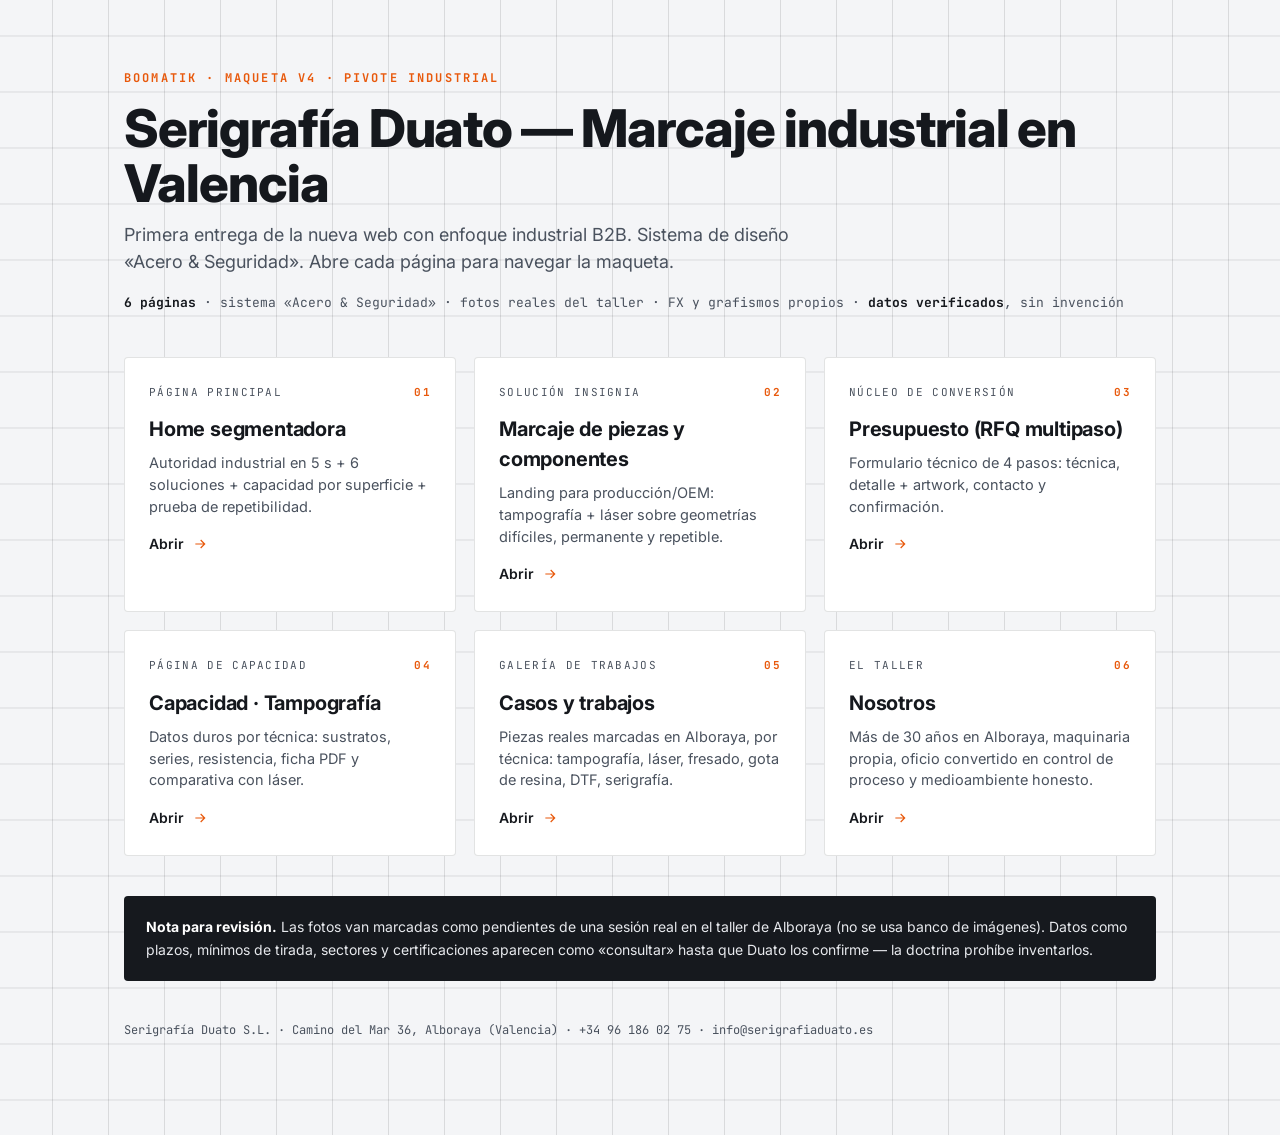
<file: index.html>
<!doctype html>
<html lang="es">
<head>
<meta charset="utf-8">
<meta name="viewport" content="width=device-width, initial-scale=1">
<title>Serigrafía Duato · Maqueta web v4 industrial</title>
<link rel="preconnect" href="https://fonts.googleapis.com">
<link rel="preconnect" href="https://fonts.gstatic.com" crossorigin>
<link href="https://fonts.googleapis.com/css2?family=Inter:wght@400;500;600;700;800&family=JetBrains+Mono:wght@400;500;700&display=swap" rel="stylesheet">
<style>
  :root{
    --surface:#F4F5F7; --surface-2:#E7E9ED; --ink:#15181D; --steel:#4A525E;
    --safety:#E8590C; --safety-2:#FFB000; --dark:#16191E;
    --line:rgba(21,24,29,.12);
  }
  *{box-sizing:border-box;margin:0;padding:0}
  body{font-family:'Inter',system-ui,sans-serif;background:var(--surface);color:var(--ink);
    -webkit-font-smoothing:antialiased;line-height:1.5;
    background-image:linear-gradient(var(--line) 1px,transparent 1px),linear-gradient(90deg,var(--line) 1px,transparent 1px);
    background-size:56px 56px;background-position:center;}
  .wrap{max-width:1080px;margin:0 auto;padding:64px 24px 96px}
  .eyebrow{font-family:'JetBrains Mono',monospace;text-transform:uppercase;letter-spacing:.18em;
    font-size:12px;color:var(--safety);font-weight:700}
  h1{font-size:clamp(30px,5vw,52px);font-weight:800;letter-spacing:-.02em;margin:14px 0 10px;line-height:1.05}
  .lead{color:var(--steel);font-size:18px;max-width:64ch;margin-bottom:8px}
  .meta{font-family:'JetBrains Mono',monospace;font-size:13px;color:var(--steel);margin-top:18px;
    font-variant-numeric:tabular-nums}
  .meta b{color:var(--ink);font-weight:700}
  .grid{display:grid;grid-template-columns:repeat(auto-fill,minmax(300px,1fr));gap:18px;margin-top:44px}
  a.card{display:block;text-decoration:none;color:inherit;background:#fff;border:1px solid var(--line);
    border-radius:4px;padding:26px 24px;transition:transform .18s cubic-bezier(.2,0,0,1),border-color .18s,box-shadow .18s}
  a.card:hover{transform:translateY(-3px);border-color:var(--safety);box-shadow:0 10px 30px rgba(21,24,29,.10)}
  a.card:focus-visible{outline:3px solid var(--safety);outline-offset:2px}
  .tag{font-family:'JetBrains Mono',monospace;font-size:11px;text-transform:uppercase;letter-spacing:.12em;
    color:var(--steel);display:flex;justify-content:space-between;align-items:center}
  .tag .n{color:var(--safety);font-weight:700}
  .card h2{font-size:20px;font-weight:700;margin:14px 0 8px;letter-spacing:-.01em}
  .card p{color:var(--steel);font-size:14.5px}
  .card .go{margin-top:16px;font-weight:600;font-size:14px;display:inline-flex;align-items:center;gap:8px;color:var(--ink)}
  .card .go svg{stroke:var(--safety)}
  .note{margin-top:40px;padding:20px 22px;background:var(--dark);color:#E7E9ED;border-radius:4px;font-size:14px;line-height:1.6}
  .note b{color:#fff}
  .note code{font-family:'JetBrains Mono',monospace;color:var(--safety-2);font-size:13px}
  footer{margin-top:40px;font-family:'JetBrains Mono',monospace;font-size:12px;color:var(--steel)}
</style>
</head>
<body>
<div class="wrap">
  <span class="eyebrow">Boomatik · Maqueta v4 · pivote industrial</span>
  <h1>Serigrafía Duato — Marcaje industrial en Valencia</h1>
  <p class="lead">Primera entrega de la nueva web con enfoque industrial B2B. Sistema de diseño «Acero &amp; Seguridad». Abre cada página para navegar la maqueta.</p>
  <p class="meta"><b>6 páginas</b> · sistema «Acero &amp; Seguridad» · fotos reales del taller · FX y grafismos propios · <b>datos verificados</b>, sin invención</p>

  <div class="grid">
    <a class="card" href="home.html">
      <div class="tag"><span>Página principal</span><span class="n">01</span></div>
      <h2>Home segmentadora</h2>
      <p>Autoridad industrial en 5 s + 6 soluciones + capacidad por superficie + prueba de repetibilidad.</p>
      <span class="go">Abrir <svg width="16" height="16" viewBox="0 0 24 24" fill="none" stroke-width="1.8"><path d="M5 12h14M13 6l6 6-6 6"/></svg></span>
    </a>
    <a class="card" href="marcaje-piezas-componentes.html">
      <div class="tag"><span>Solución insignia</span><span class="n">02</span></div>
      <h2>Marcaje de piezas y componentes</h2>
      <p>Landing para producción/OEM: tampografía + láser sobre geometrías difíciles, permanente y repetible.</p>
      <span class="go">Abrir <svg width="16" height="16" viewBox="0 0 24 24" fill="none" stroke-width="1.8"><path d="M5 12h14M13 6l6 6-6 6"/></svg></span>
    </a>
    <a class="card" href="presupuesto.html">
      <div class="tag"><span>Núcleo de conversión</span><span class="n">03</span></div>
      <h2>Presupuesto (RFQ multipaso)</h2>
      <p>Formulario técnico de 4 pasos: técnica, detalle + artwork, contacto y confirmación.</p>
      <span class="go">Abrir <svg width="16" height="16" viewBox="0 0 24 24" fill="none" stroke-width="1.8"><path d="M5 12h14M13 6l6 6-6 6"/></svg></span>
    </a>
    <a class="card" href="capacidades-tampografia.html">
      <div class="tag"><span>Página de capacidad</span><span class="n">04</span></div>
      <h2>Capacidad · Tampografía</h2>
      <p>Datos duros por técnica: sustratos, series, resistencia, ficha PDF y comparativa con láser.</p>
      <span class="go">Abrir <svg width="16" height="16" viewBox="0 0 24 24" fill="none" stroke-width="1.8"><path d="M5 12h14M13 6l6 6-6 6"/></svg></span>
    </a>
    <a class="card" href="casos.html">
      <div class="tag"><span>Galería de trabajos</span><span class="n">05</span></div>
      <h2>Casos y trabajos</h2>
      <p>Piezas reales marcadas en Alboraya, por técnica: tampografía, láser, fresado, gota de resina, DTF, serigrafía.</p>
      <span class="go">Abrir <svg width="16" height="16" viewBox="0 0 24 24" fill="none" stroke-width="1.8"><path d="M5 12h14M13 6l6 6-6 6"/></svg></span>
    </a>
    <a class="card" href="nosotros.html">
      <div class="tag"><span>El taller</span><span class="n">06</span></div>
      <h2>Nosotros</h2>
      <p>Más de 30 años en Alboraya, maquinaria propia, oficio convertido en control de proceso y medioambiente honesto.</p>
      <span class="go">Abrir <svg width="16" height="16" viewBox="0 0 24 24" fill="none" stroke-width="1.8"><path d="M5 12h14M13 6l6 6-6 6"/></svg></span>
    </a>
  </div>

  <div class="note">
    <b>Nota para revisión.</b> Las fotos van marcadas como pendientes de una sesión real en el taller de Alboraya (no se usa banco de imágenes). Datos como plazos, mínimos de tirada, sectores y certificaciones aparecen como «consultar» hasta que Duato los confirme — la doctrina prohíbe inventarlos.
  </div>
  <footer>Serigrafía Duato S.L. · Camino del Mar 36, Alboraya (Valencia) · +34 96 186 02 75 · info@serigrafiaduato.es</footer>
</div>
</body>
</html>
</file>
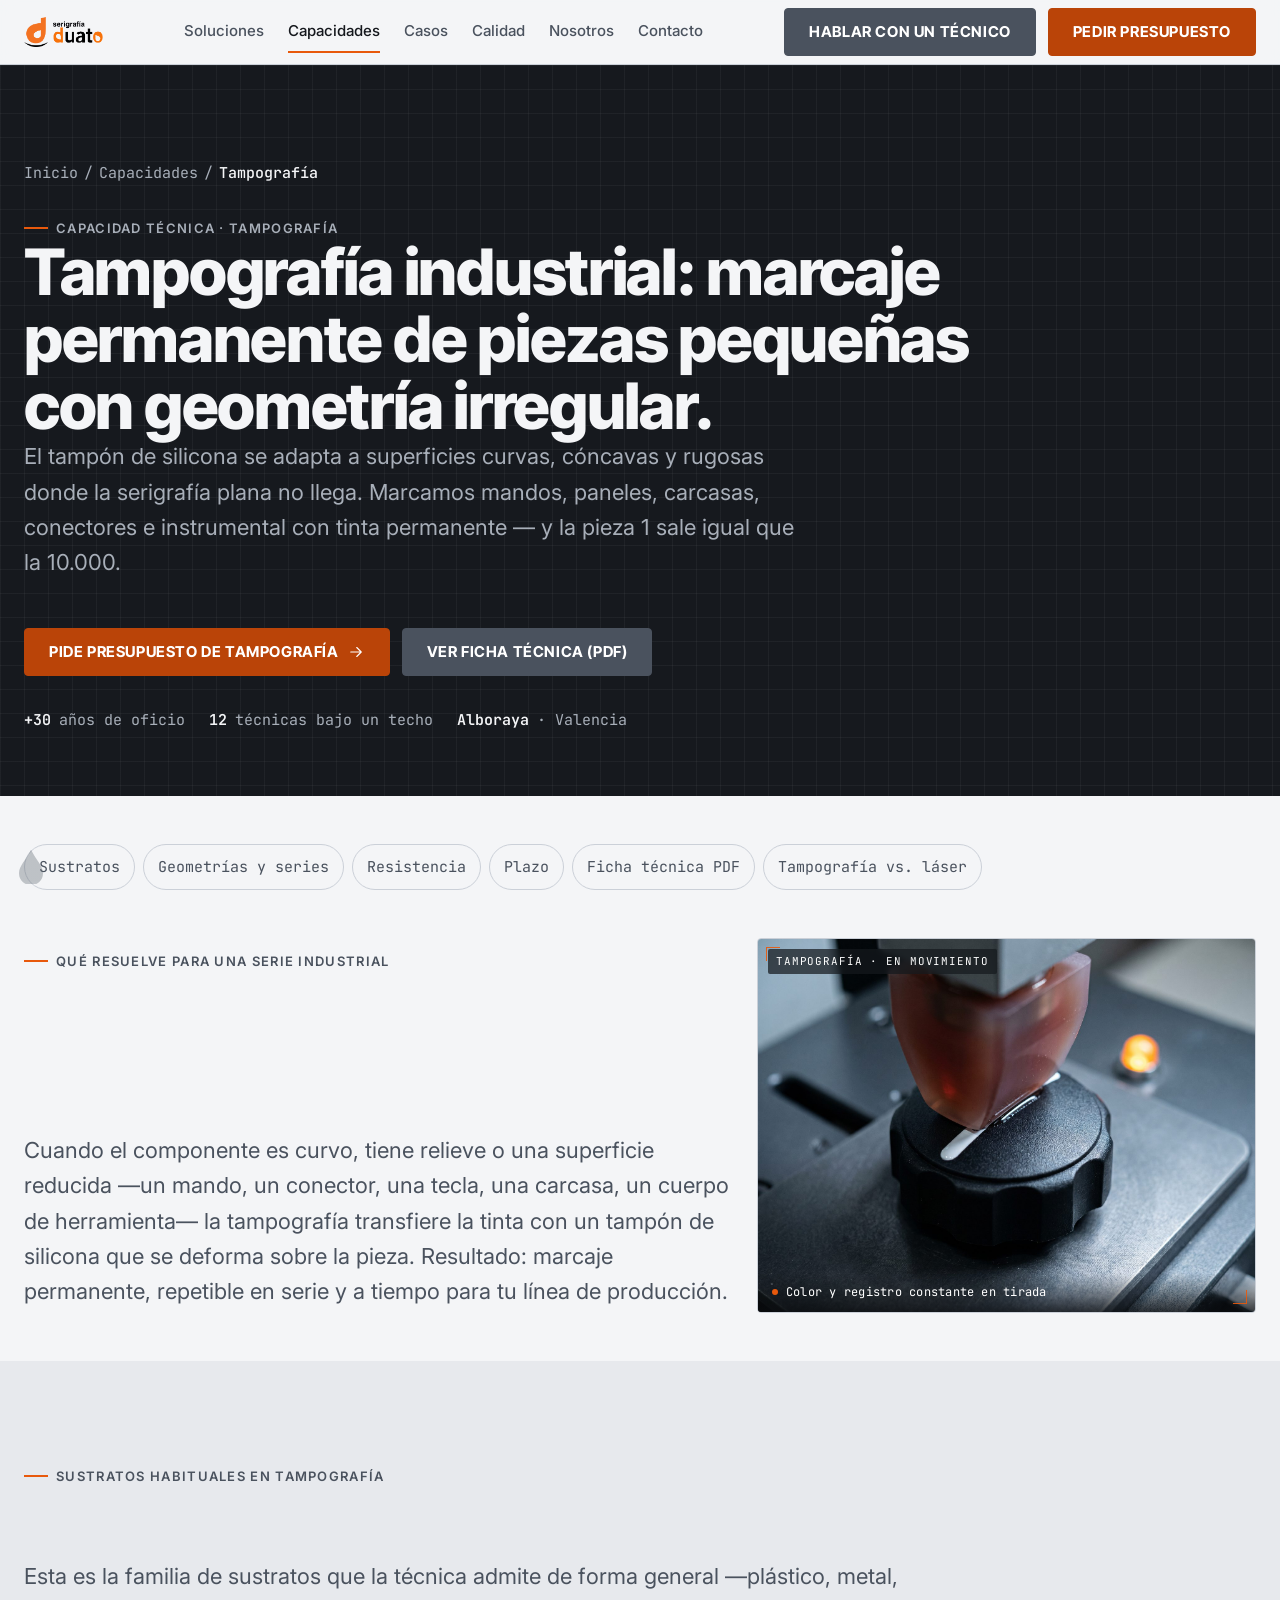
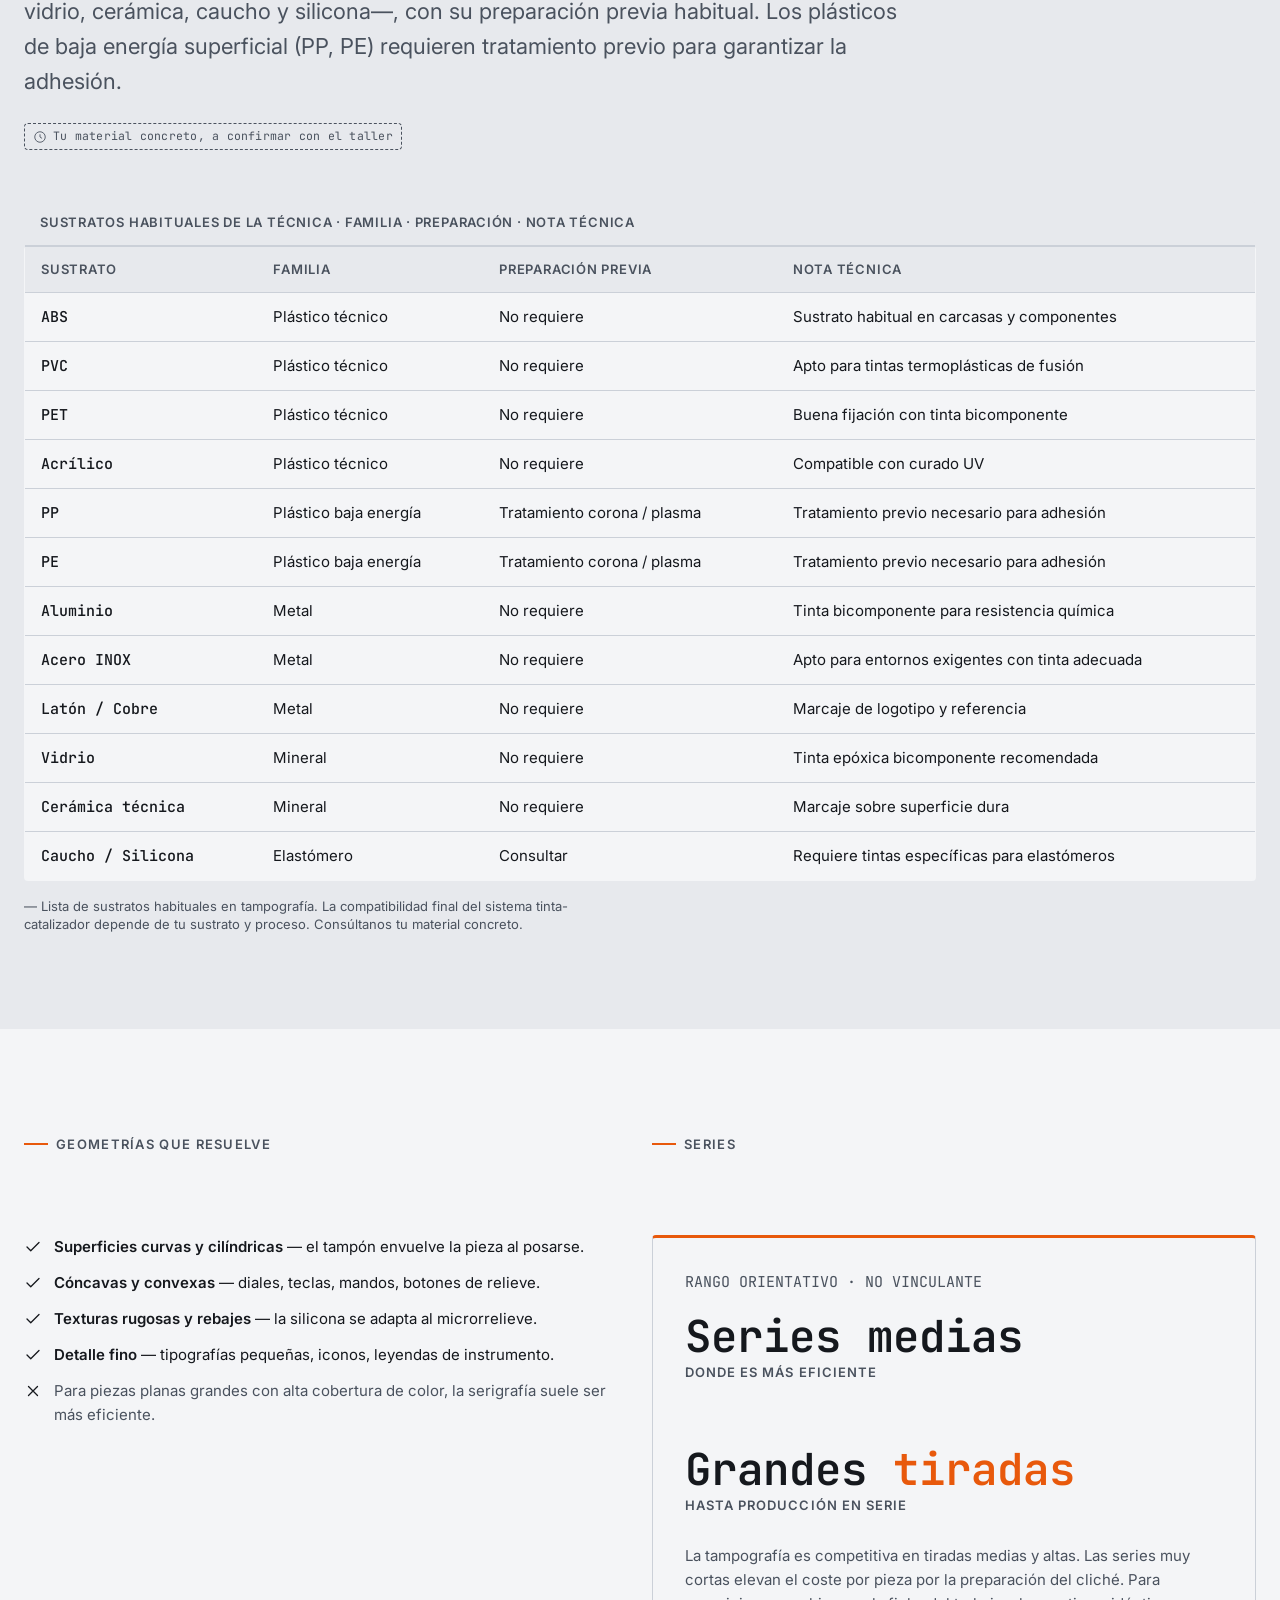
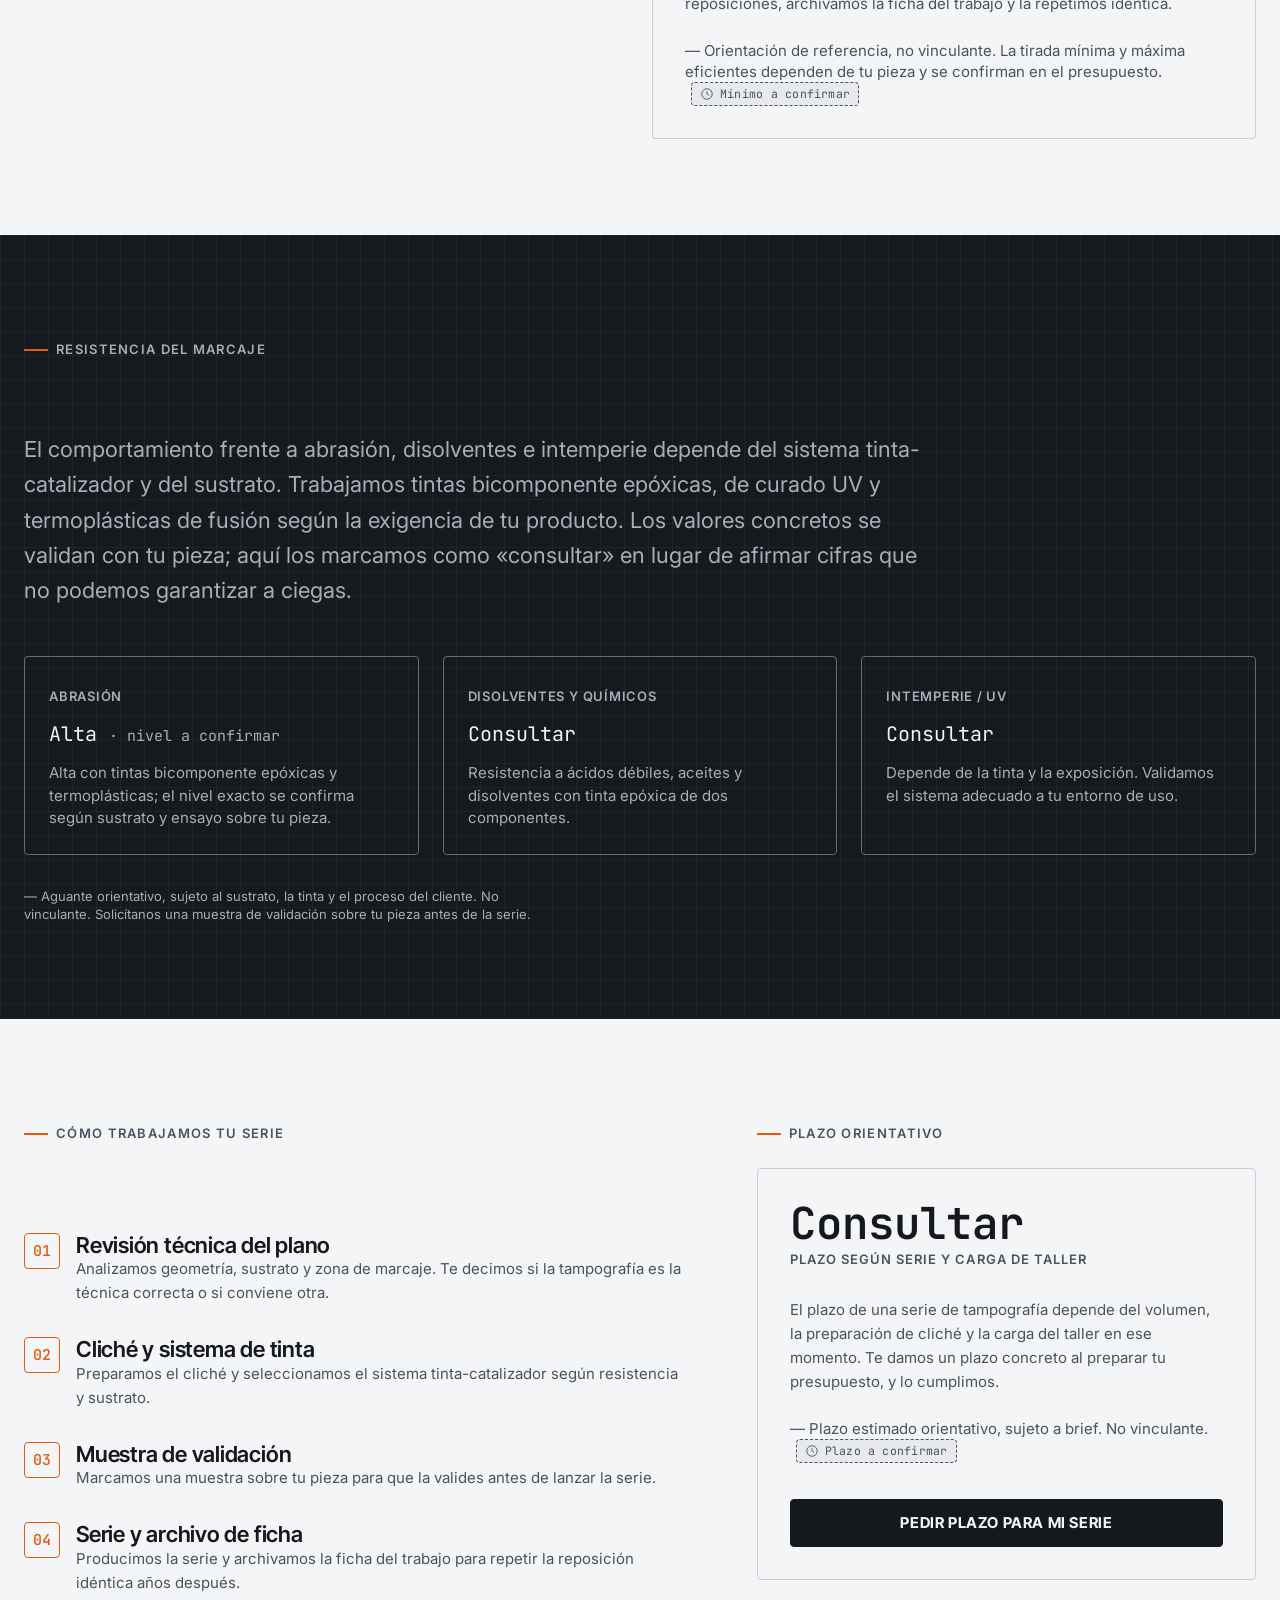
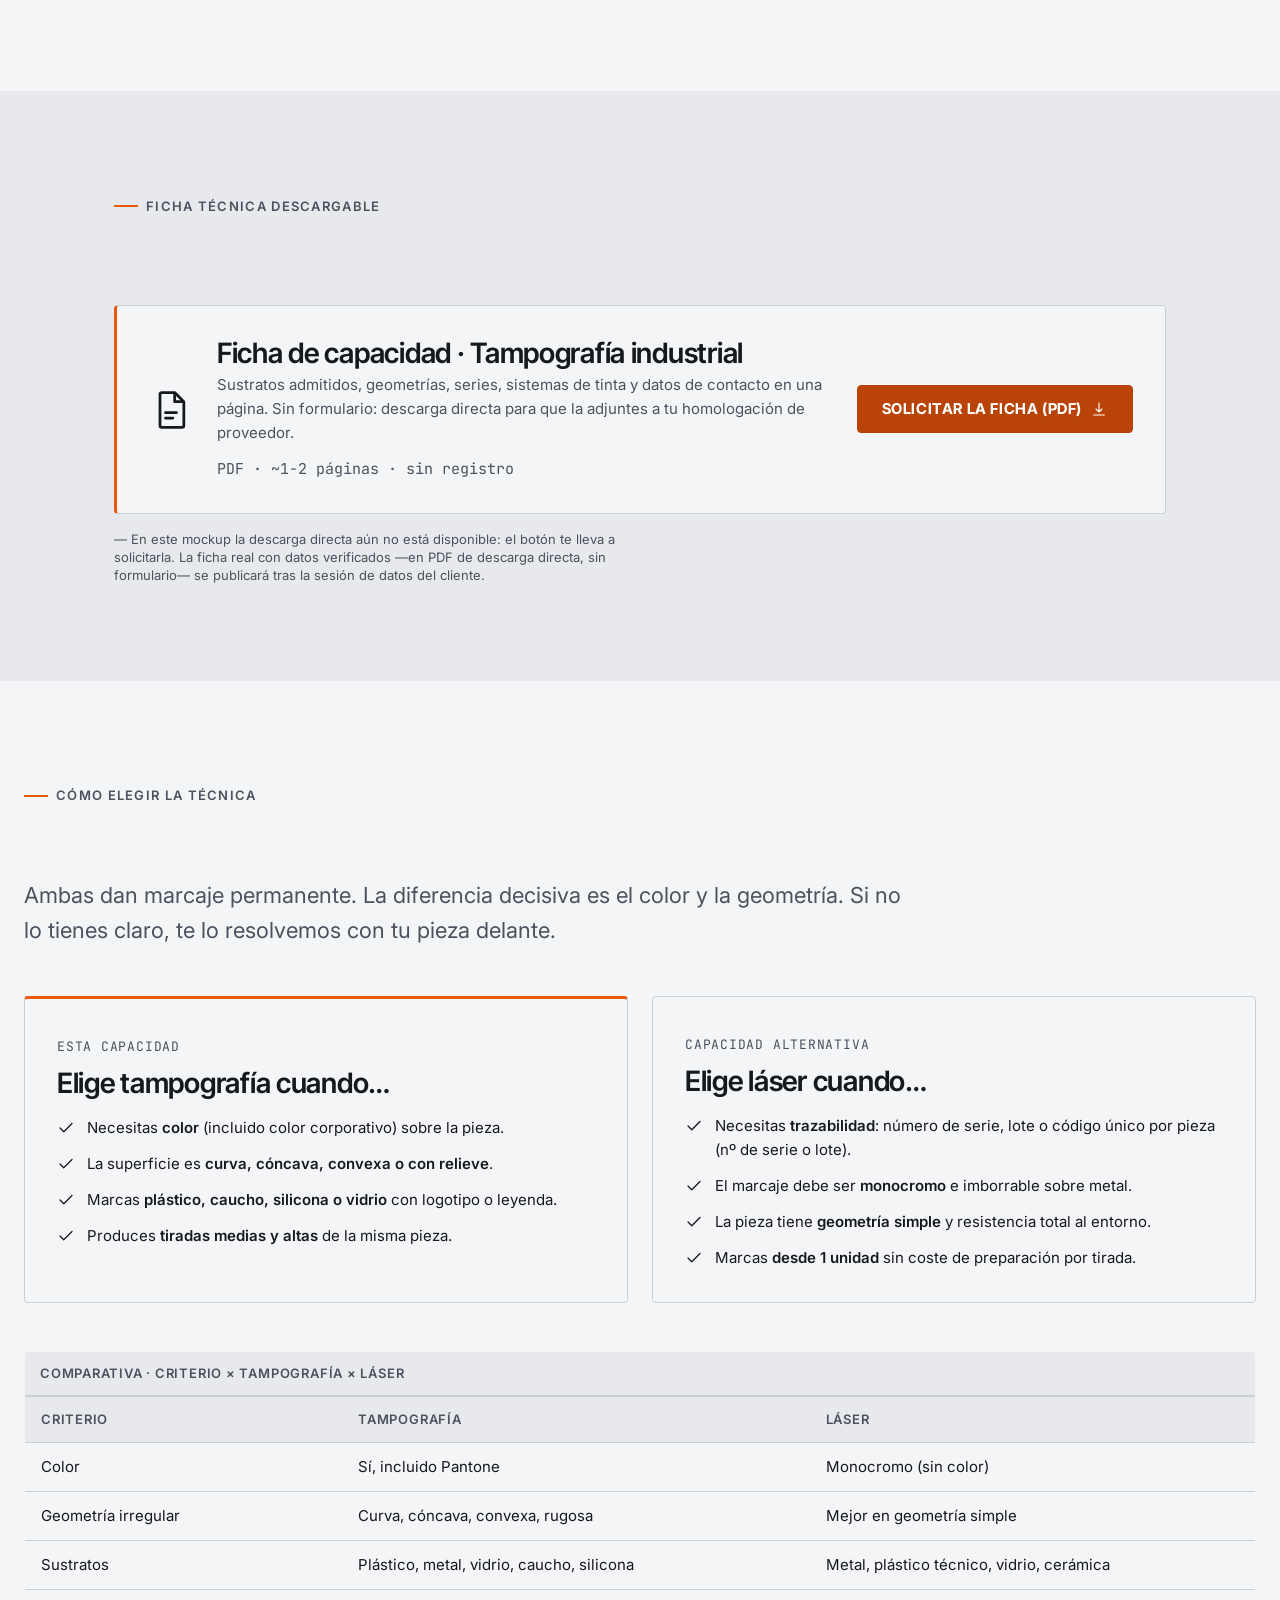
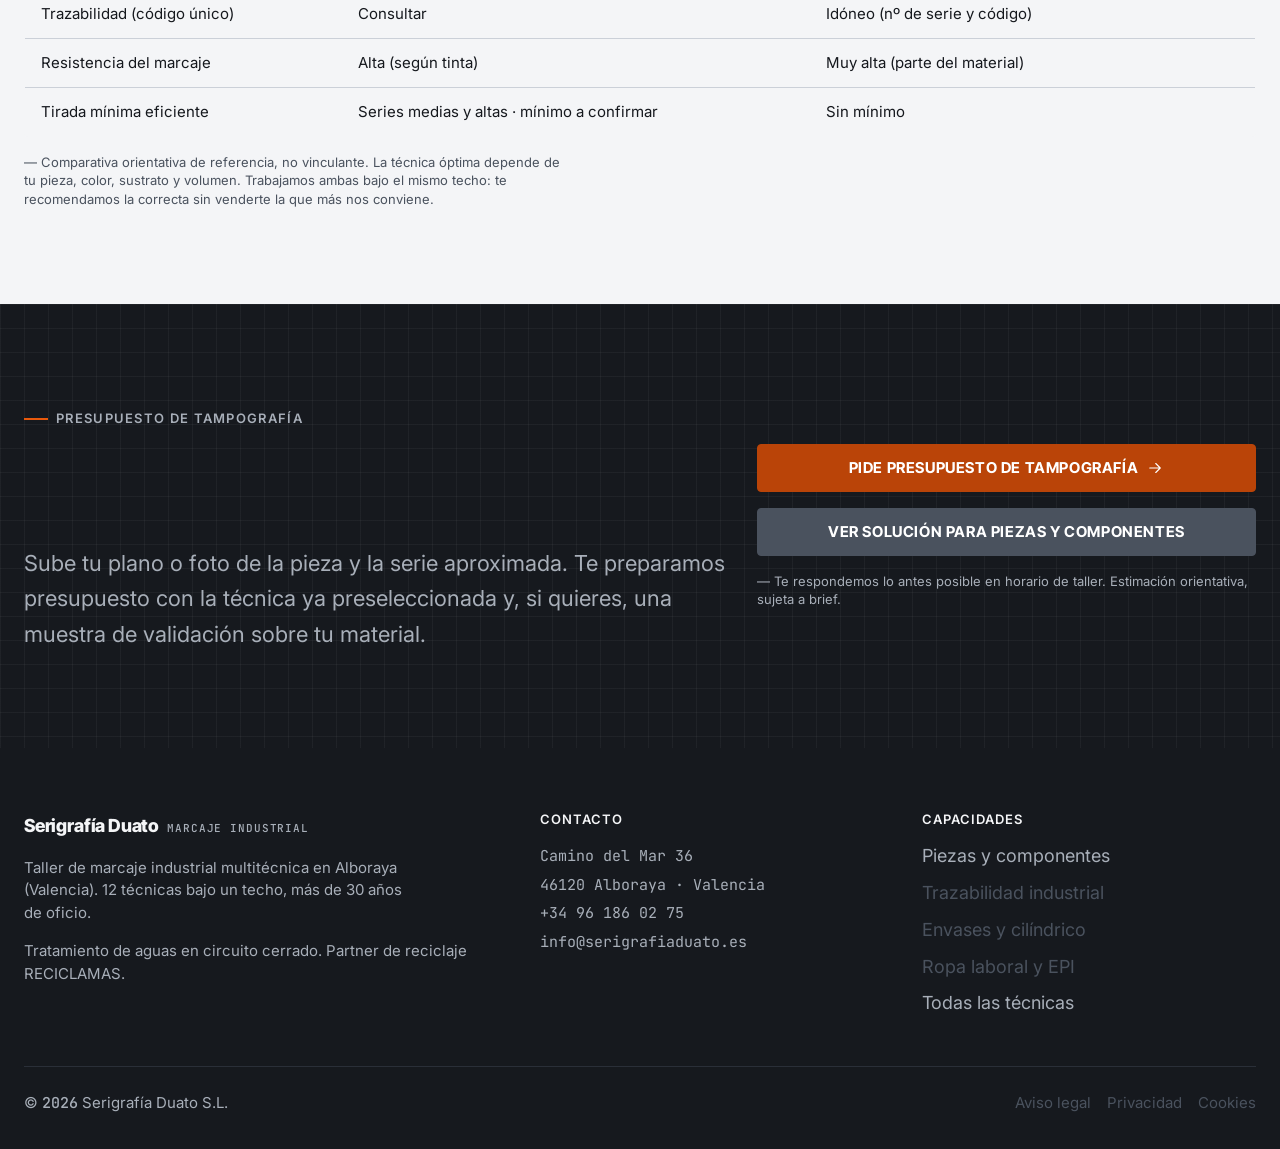
<file: capacidades-tampografia.html>
<!doctype html>
<html lang="es">
<head>
  <meta charset="utf-8">
  <meta name="viewport" content="width=device-width, initial-scale=1">
  <title>Tampografía industrial en Valencia · Capacidad técnica — Serigrafía Duato</title>
  <meta name="description" content="Capacidad técnica de tampografía industrial en Alboraya (Valencia): marcaje permanente de piezas pequeñas con geometría irregular. Sustratos, series, resistencia, plazo orientativo, ficha técnica PDF y comparativa con láser. Más de 30 años de oficio.">

  <!-- Fuentes -->
  <link rel="preconnect" href="https://fonts.googleapis.com">
  <link rel="preconnect" href="https://fonts.gstatic.com" crossorigin>
  <link href="https://fonts.googleapis.com/css2?family=Inter:wght@400;500;600&family=Inter+Tight:wght@600;700;800&family=JetBrains+Mono:wght@400;500&display=swap" rel="stylesheet">

  <!-- Sistema de diseño "Acero & Seguridad" · _shared/design-system.css (INLINE) -->
  <style>
/* ============================================================================
   SERIGRAFÍA DUATO · v4 industrial · SISTEMA DE DISEÑO "Acero & Seguridad"
============================================================================ */

/* 1 · TOKENS */
:root {
  --surface:        #F4F5F7;
  --surface-2:      #E7E9ED;
  --ink:            #15181D;
  --steel:          #4A525E;
  --safety:         #E8590C;
  --safety-2:       #FFB000;
  --dark:           #16191E;

  --ink-on-dark:    #F4F5F7;
  --steel-on-dark:  #A8AFB9;
  --line:           #CBD0D8;
  --line-2:         #2A2F38;
  --safety-hover:   #CF4D08;
  --safety-press:   #B54206;
  --safety-tint:    rgba(232, 89, 12, .10);
  --safety-2-tint:  rgba(255, 176, 0, .14);
  --focus-ring:     #1B6FE0;

  --font-display: "Inter Tight", "Inter", system-ui, -apple-system, "Segoe UI", sans-serif;
  --font-text:    "Inter", system-ui, -apple-system, "Segoe UI", sans-serif;
  --font-mono:    "JetBrains Mono", "IBM Plex Mono", ui-monospace, "SFMono-Regular", monospace;

  --fs-display: clamp(2.25rem, 1.4rem + 4.2vw, 4rem);
  --fs-h2:      clamp(1.75rem, 1.25rem + 2.5vw, 2.5rem);
  --fs-h3:      clamp(1.375rem, 1.1rem + 1.4vw, 1.75rem);
  --fs-lead:    clamp(1.125rem, 1rem + .6vw, 1.375rem);
  --fs-body:    1.125rem;
  --fs-sm:      0.9375rem;
  --fs-eyebrow: 0.8125rem;
  --fs-data:    1rem;

  --lh-display: 1.05;
  --lh-head:    1.12;
  --lh-body:    1.6;
  --lh-tight:   1.3;

  --fw-regular: 400;
  --fw-medium:  500;
  --fw-semi:    600;
  --fw-bold:    700;
  --fw-black:   800;

  --tracking-eyebrow: 0.1em;
  --tracking-head:   -0.01em;
  --tracking-display:-0.02em;

  --sp-1:  4px;
  --sp-2:  8px;
  --sp-3:  12px;
  --sp-4:  16px;
  --sp-5:  24px;
  --sp-6:  32px;
  --sp-7:  48px;
  --sp-8:  64px;
  --sp-9:  96px;
  --sp-10: 128px;

  --container:    1280px;
  --container-sm: 1100px;
  --gutter:       24px;
  --gutter-mobile:16px;

  --radius-0:  0px;
  --radius-1:  2px;
  --radius-2:  4px;
  --radius-3:  8px;
  --radius-pill: 999px;

  --shadow-0: none;
  --shadow-1: 0 1px 0 0 var(--line);
  --shadow-2: 0 1px 2px rgba(21, 24, 29, .06), 0 0 0 1px var(--line);
  --shadow-3: 0 2px 0 0 rgba(21, 24, 29, .08), 0 0 0 1px var(--line);
  --shadow-focus: 0 0 0 3px var(--focus-ring);

  --ease: cubic-bezier(0.2, 0, 0, 1);
  --dur-1: 150ms;
  --dur-2: 200ms;
  --dur-3: 250ms;

  --grid-line: rgba(21, 24, 29, .035);
  --grid-line-dark: rgba(244, 245, 247, .045);
  --grid-size: 24px;
}

/* 2 · RESET LIGERO */
*, *::before, *::after { box-sizing: border-box; }
* { margin: 0; }
html { -webkit-text-size-adjust: 100%; text-size-adjust: 100%; scroll-behavior: smooth; }
@media (prefers-reduced-motion: reduce) { html { scroll-behavior: auto; } }

body {
  font-family: var(--font-text);
  font-size: var(--fs-body);
  line-height: var(--lh-body);
  font-weight: var(--fw-regular);
  color: var(--ink);
  background: var(--surface);
  -webkit-font-smoothing: antialiased;
  -moz-osx-font-smoothing: grayscale;
  font-feature-settings: "kern" 1, "liga" 1;
  text-rendering: optimizeLegibility;
}

img, svg, video, canvas { display: block; max-width: 100%; height: auto; }
svg { fill: none; }
button, input, select, textarea { font: inherit; color: inherit; }
button { cursor: pointer; background: none; border: none; }
a { color: inherit; text-decoration: none; }
ul, ol { list-style: none; padding: 0; }
table { border-collapse: collapse; width: 100%; }

:focus-visible { outline: none; box-shadow: var(--shadow-focus); border-radius: var(--radius-2); }

/* 3 · TIPOGRAFÍA BASE */
h1, h2, h3, h4 {
  font-family: var(--font-display);
  color: var(--ink);
  line-height: var(--lh-head);
  letter-spacing: var(--tracking-head);
  text-wrap: balance;
}
h1 { font-size: var(--fs-display); font-weight: var(--fw-black); line-height: var(--lh-display); letter-spacing: var(--tracking-display); }
h2 { font-size: var(--fs-h2); font-weight: var(--fw-bold); }
h3 { font-size: var(--fs-h3); font-weight: var(--fw-semi); }
h4 { font-size: var(--fs-lead); font-weight: var(--fw-medium); }

p { max-width: 68ch; }
.lead { font-size: var(--fs-lead); line-height: var(--lh-body); color: var(--steel); max-width: 64ch; }
small, .text-sm { font-size: var(--fs-sm); line-height: 1.5; }
strong, b { font-weight: var(--fw-semi); }
em, i { font-style: normal; font-weight: var(--fw-semi); }

.mono, .data, .spec, td.num, .stat-value {
  font-family: var(--font-mono);
  font-feature-settings: "tnum" 1, "lnum" 1;
  font-variant-numeric: tabular-nums lining-nums;
  font-weight: var(--fw-medium);
  letter-spacing: 0;
}
.mono-unit { color: var(--steel); font-weight: var(--fw-regular); }

/* 4 · UTILIDADES DE LAYOUT */
.container {
  width: 100%;
  max-width: var(--container);
  margin-inline: auto;
  padding-inline: var(--gutter);
}
.container--narrow { max-width: var(--container-sm); }

.section { padding-block: var(--sp-9); }
.section--tight { padding-block: var(--sp-7); }
.section--dark { background: var(--dark); color: var(--ink-on-dark); }
.section--dark h1, .section--dark h2, .section--dark h3, .section--dark h4 { color: var(--ink-on-dark); }
.section--dark .lead { color: var(--steel-on-dark); }
.section--surface-2 { background: var(--surface-2); }

.grid { display: grid; gap: var(--gutter); grid-template-columns: repeat(12, 1fr); }
.col-12 { grid-column: span 12; }
.col-8  { grid-column: span 8; }
.col-7  { grid-column: span 7; }
.col-6  { grid-column: span 6; }
.col-5  { grid-column: span 5; }
.col-4  { grid-column: span 4; }
.col-3  { grid-column: span 3; }
.grid-cards { display: grid; gap: var(--gutter); grid-template-columns: repeat(auto-fit, minmax(280px, 1fr)); }
.grid-cards--2 { grid-template-columns: repeat(auto-fit, minmax(360px, 1fr)); }
.stack > * + * { margin-top: var(--sp-4); }
.stack-lg > * + * { margin-top: var(--sp-6); }
.cluster { display: flex; flex-wrap: wrap; gap: var(--sp-3); align-items: center; }
.between { display: flex; align-items: center; justify-content: space-between; gap: var(--sp-4); }

/* 5 · EYEBROW */
.eyebrow {
  display: inline-flex;
  align-items: center;
  gap: var(--sp-2);
  font-family: var(--font-text);
  font-size: var(--fs-eyebrow);
  font-weight: var(--fw-semi);
  line-height: 1;
  text-transform: uppercase;
  letter-spacing: var(--tracking-eyebrow);
  color: var(--steel);
}
.eyebrow::before { content: ""; width: 24px; height: 2px; background: var(--safety); flex: none; }
.section--dark .eyebrow { color: var(--steel-on-dark); }

/* 6 · BOTONES */
.btn {
  display: inline-flex;
  align-items: center;
  justify-content: center;
  gap: var(--sp-2);
  min-height: 48px;
  padding: 0 var(--sp-5);
  font-family: var(--font-display);
  font-size: var(--fs-sm);
  font-weight: var(--fw-bold);
  letter-spacing: 0.04em;
  text-transform: uppercase;
  border-radius: var(--radius-2);
  border: 1.5px solid transparent;
  transition: background var(--dur-2) var(--ease),
              border-color var(--dur-2) var(--ease),
              color var(--dur-2) var(--ease),
              transform var(--dur-1) var(--ease);
  white-space: nowrap;
}
.btn:active { transform: translateY(1px); }
.btn .icon { width: 18px; height: 18px; flex: none; }

.btn-safety { background: var(--safety); color: #FFFFFF; border-color: var(--safety); }
.btn-safety:hover { background: var(--safety-hover); border-color: var(--safety-hover); }
.btn-safety:active { background: var(--safety-press); border-color: var(--safety-press); }

.btn-ghost { background: transparent; color: var(--ink); border-color: var(--steel); }
.btn-ghost:hover { background: var(--ink); color: var(--ink-on-dark); border-color: var(--ink); }
.section--dark .btn-ghost { color: var(--ink-on-dark); border-color: var(--steel-on-dark); }
.section--dark .btn-ghost:hover { background: var(--ink-on-dark); color: var(--ink); border-color: var(--ink-on-dark); }

.btn-dark { background: var(--ink); color: var(--ink-on-dark); border-color: var(--ink); }
.btn-dark:hover { background: #000; border-color: #000; }

.btn-block { width: 100%; }

/* 7 · TARJETAS */
.card {
  background: var(--surface);
  border: 1px solid var(--line);
  border-radius: var(--radius-2);
  padding: var(--sp-6);
  display: flex;
  flex-direction: column;
  gap: var(--sp-3);
  transition: border-color var(--dur-2) var(--ease), box-shadow var(--dur-2) var(--ease);
  position: relative;
}
.card:hover { border-color: var(--steel); box-shadow: var(--shadow-3); }
.card--accent { border-top: 3px solid var(--safety); }
.card .card-icon { width: 32px; height: 32px; color: var(--ink); stroke: var(--ink); stroke-width: 1.5; }
.card h3 { font-size: var(--fs-h3); }
.card p { color: var(--steel); font-size: var(--fs-sm); }
.card .card-meta {
  margin-top: auto;
  font-family: var(--font-mono);
  font-size: var(--fs-sm);
  font-variant-numeric: tabular-nums;
  color: var(--steel);
  border-top: 1px solid var(--line);
  padding-top: var(--sp-3);
}
.card-link { margin-top: var(--sp-2); font-weight: var(--fw-semi); color: var(--ink); display: inline-flex; align-items: center; gap: 6px; }
.card-link .icon { width: 16px; height: 16px; transition: transform var(--dur-2) var(--ease); }
.card:hover .card-link .icon { transform: translateX(4px); }

/* 8 · TABLA TÉCNICA */
.spec-table {
  border: 1px solid var(--line);
  border-radius: var(--radius-2);
  overflow: hidden;
  background: var(--surface);
  font-size: var(--fs-sm);
}
.spec-table caption {
  text-align: left;
  padding: var(--sp-3) var(--sp-4);
  font-size: var(--fs-eyebrow);
  font-weight: var(--fw-semi);
  text-transform: uppercase;
  letter-spacing: 0.06em;
  color: var(--steel);
  background: var(--surface-2);
  border-bottom: 1px solid var(--line);
}
.spec-table th {
  text-align: left;
  padding: var(--sp-3) var(--sp-4);
  font-size: var(--fs-eyebrow);
  font-weight: var(--fw-semi);
  text-transform: uppercase;
  letter-spacing: 0.06em;
  color: var(--steel);
  background: var(--surface-2);
  border-bottom: 1px solid var(--line);
}
.spec-table td {
  padding: var(--sp-3) var(--sp-4);
  border-bottom: 1px solid var(--line);
  vertical-align: top;
  color: var(--ink);
}
.spec-table tr:last-child td { border-bottom: none; }
.spec-table td.num, .spec-table .mono {
  font-family: var(--font-mono);
  font-variant-numeric: tabular-nums lining-nums;
  font-weight: var(--fw-medium);
}
.spec-table tbody tr:hover { background: var(--surface-2); }

/* 9 · BADGE DE NORMATIVA / PRL */
.badge-normativa {
  display: inline-flex;
  align-items: center;
  gap: var(--sp-2);
  padding: 4px 10px;
  font-family: var(--font-mono);
  font-size: 0.75rem;
  font-weight: var(--fw-medium);
  letter-spacing: 0.02em;
  color: var(--ink);
  background: var(--safety-2-tint);
  border: 1px solid var(--safety-2);
  border-radius: var(--radius-2);
}
.badge-normativa .icon { width: 14px; height: 14px; color: var(--ink); stroke: var(--ink); stroke-width: 1.5; flex: none; }

.badge-pending {
  display: inline-flex; align-items: center; gap: 6px;
  padding: 3px 8px; font-family: var(--font-mono); font-size: 0.72rem;
  letter-spacing: 0.02em; color: var(--steel);
  background: var(--surface-2); border: 1px dashed var(--steel); border-radius: var(--radius-2);
}

/* 10 · DISCLAIMER */
.disclaimer {
  font-size: 0.8125rem;
  line-height: 1.4;
  color: var(--steel);
  font-family: var(--font-text);
}
.disclaimer::before { content: "— "; }

/* 11 · STAT */
.stat { display: flex; flex-direction: column; gap: var(--sp-1); }
.stat-value {
  font-family: var(--font-mono);
  font-size: clamp(2rem, 1.4rem + 2vw, 2.75rem);
  font-weight: var(--fw-semi);
  font-variant-numeric: tabular-nums;
  line-height: 1;
  color: var(--ink);
}
.stat-value .accent { color: var(--safety); }
.stat-label {
  font-size: var(--fs-eyebrow);
  text-transform: uppercase;
  letter-spacing: 0.08em;
  color: var(--steel);
  font-weight: var(--fw-semi);
}
.section--dark .stat-value { color: var(--ink-on-dark); }
.section--dark .stat-label { color: var(--steel-on-dark); }

/* 12 · RETÍCULA DE PLANO / BLUEPRINT */
.blueprint-bg { position: relative; isolation: isolate; }
.blueprint-bg::before {
  content: "";
  position: absolute;
  inset: 0;
  z-index: -1;
  background-image:
    linear-gradient(to right, var(--grid-line) 1px, transparent 1px),
    linear-gradient(to bottom, var(--grid-line) 1px, transparent 1px);
  background-size: var(--grid-size) var(--grid-size);
  pointer-events: none;
}
.section--dark.blueprint-bg::before {
  background-image:
    linear-gradient(to right, var(--grid-line-dark) 1px, transparent 1px),
    linear-gradient(to bottom, var(--grid-line-dark) 1px, transparent 1px);
}

/* 13 · PLACEHOLDER DE IMAGEN HONESTO */
.media-pending {
  position: relative;
  display: flex;
  align-items: flex-end;
  aspect-ratio: 4 / 3;
  width: 100%;
  background: var(--surface-2);
  background-image:
    linear-gradient(to right, var(--grid-line) 1px, transparent 1px),
    linear-gradient(to bottom, var(--grid-line) 1px, transparent 1px);
  background-size: var(--grid-size) var(--grid-size);
  border: 1px solid var(--line);
  border-radius: var(--radius-2);
  overflow: hidden;
}
.media-pending::after {
  content: "+";
  position: absolute;
  top: var(--sp-3); right: var(--sp-4);
  font-family: var(--font-mono);
  color: var(--steel);
  font-size: 1.25rem;
  line-height: 1;
}
.media-pending .media-label {
  width: 100%;
  padding: var(--sp-3) var(--sp-4);
  background: linear-gradient(to top, rgba(231,233,237,.96), rgba(231,233,237,0));
  font-family: var(--font-mono);
  font-size: 0.8125rem;
  letter-spacing: 0.01em;
  color: var(--steel);
  display: flex;
  align-items: center;
  gap: var(--sp-2);
}
.media-pending .media-label .icon { width: 16px; height: 16px; color: var(--steel); stroke: var(--steel); stroke-width: 1.5; flex: none; }
.media-pending--dark {
  background: var(--dark);
  background-image:
    linear-gradient(to right, var(--grid-line-dark) 1px, transparent 1px),
    linear-gradient(to bottom, var(--grid-line-dark) 1px, transparent 1px);
  background-size: var(--grid-size) var(--grid-size);
  border-color: var(--line-2);
}
.media-pending--dark .media-label { color: var(--steel-on-dark); background: linear-gradient(to top, rgba(22,25,30,.96), rgba(22,25,30,0)); }
.media-pending--dark .media-label .icon { color: var(--steel-on-dark); stroke: var(--steel-on-dark); }

/* 14 · HEADER + NAV */
.site-header {
  position: sticky;
  top: 0;
  z-index: 100;
  background: rgba(244, 245, 247, .92);
  backdrop-filter: saturate(120%) blur(8px);
  border-bottom: 1px solid var(--line);
}
.site-header .container { display: flex; align-items: center; justify-content: space-between; min-height: 64px; gap: var(--sp-5); }
.brand { display: inline-flex; align-items: baseline; gap: var(--sp-2); font-family: var(--font-display); font-weight: var(--fw-black); font-size: 1.125rem; color: var(--ink); letter-spacing: -0.01em; }
.brand .brand-sub { font-family: var(--font-mono); font-size: 0.6875rem; font-weight: var(--fw-medium); text-transform: uppercase; letter-spacing: 0.08em; color: var(--steel); }
.nav { display: flex; align-items: center; gap: var(--sp-5); }
.nav a { font-size: var(--fs-sm); font-weight: var(--fw-medium); color: var(--steel); padding: var(--sp-2) 0; border-bottom: 2px solid transparent; transition: color var(--dur-2) var(--ease), border-color var(--dur-2) var(--ease); }
.nav a:hover, .nav a[aria-current="page"] { color: var(--ink); border-bottom-color: var(--safety); }
.header-cta { display: flex; align-items: center; gap: var(--sp-3); }
.nav-toggle { display: none; width: 44px; height: 44px; align-items: center; justify-content: center; color: var(--ink); }
.nav-toggle .icon { width: 24px; height: 24px; stroke: var(--ink); stroke-width: 1.5; }

/* 15 · FOOTER */
.site-footer { background: var(--dark); color: var(--steel-on-dark); padding-block: var(--sp-8) var(--sp-6); }
.site-footer a { color: var(--steel-on-dark); transition: color var(--dur-2) var(--ease); }
.site-footer a:hover { color: var(--ink-on-dark); }
.site-footer h4 { color: var(--ink-on-dark); font-size: var(--fs-eyebrow); text-transform: uppercase; letter-spacing: 0.08em; font-family: var(--font-text); font-weight: var(--fw-semi); margin-bottom: var(--sp-4); }
.footer-grid { display: grid; gap: var(--sp-7); grid-template-columns: 1.4fr 1fr 1fr; }
.footer-data { font-family: var(--font-mono); font-size: var(--fs-sm); font-variant-numeric: tabular-nums; line-height: 1.9; }
.footer-bottom { margin-top: var(--sp-7); padding-top: var(--sp-5); border-top: 1px solid var(--line-2); display: flex; flex-wrap: wrap; gap: var(--sp-4); justify-content: space-between; font-size: var(--fs-sm); }
.footer-legal { display: flex; flex-wrap: wrap; gap: var(--sp-4); }

/* 16 · WHATSAPP STICKY */
.whatsapp-sticky {
  display: none;
  position: fixed;
  right: 16px;
  bottom: 16px;
  z-index: 200;
  align-items: center;
  gap: var(--sp-2);
  padding: 0 var(--sp-5);
  min-height: 52px;
  background: var(--ink);
  color: var(--ink-on-dark);
  border-radius: var(--radius-pill);
  font-family: var(--font-display);
  font-weight: var(--fw-bold);
  font-size: var(--fs-sm);
  box-shadow: 0 4px 16px rgba(21,24,29,.28);
}
.whatsapp-sticky .icon { width: 22px; height: 22px; stroke: var(--ink-on-dark); stroke-width: 1.5; }

/* 17 · RFQ */
.rfq-progress { display: flex; gap: var(--sp-2); margin-bottom: var(--sp-6); }
.rfq-progress .step { flex: 1; height: 4px; background: var(--line); border-radius: var(--radius-1); position: relative; }
.rfq-progress .step.is-done { background: var(--steel); }
.rfq-progress .step.is-active { background: var(--safety); }
.rfq-progress-label { font-family: var(--font-mono); font-size: var(--fs-sm); color: var(--steel); margin-bottom: var(--sp-3); }
.rfq-step h3 { margin-bottom: var(--sp-2); }

.chip {
  display: inline-flex; align-items: center; gap: var(--sp-2);
  padding: 10px var(--sp-4);
  border: 1.5px solid var(--line);
  border-radius: var(--radius-pill);
  background: var(--surface);
  font-size: var(--fs-sm); font-weight: var(--fw-medium);
  color: var(--ink);
  transition: border-color var(--dur-2) var(--ease), background var(--dur-2) var(--ease);
}
.chip:hover { border-color: var(--steel); }
.chip input { position: absolute; opacity: 0; pointer-events: none; }
.chip:has(input:checked), .chip.is-selected { border-color: var(--safety); background: var(--safety-tint); }

.field { display: flex; flex-direction: column; gap: var(--sp-2); }
.field label { font-size: var(--fs-sm); font-weight: var(--fw-semi); color: var(--ink); }
.field input, .field select, .field textarea {
  width: 100%;
  min-height: 48px;
  padding: 12px var(--sp-4);
  background: var(--surface);
  border: 1.5px solid var(--line);
  border-radius: var(--radius-2);
  color: var(--ink);
  transition: border-color var(--dur-2) var(--ease);
}
.field textarea { min-height: 110px; resize: vertical; }
.field input:focus, .field select:focus, .field textarea:focus { outline: none; border-color: var(--steel); box-shadow: var(--shadow-focus); }

.dropzone {
  border: 1.5px dashed var(--steel);
  border-radius: var(--radius-2);
  padding: var(--sp-7) var(--sp-5);
  text-align: center;
  color: var(--steel);
  background: var(--surface-2);
  display: flex; flex-direction: column; align-items: center; gap: var(--sp-3);
}
.dropzone .icon { width: 32px; height: 32px; stroke: var(--steel); stroke-width: 1.5; }

/* 18 · HELPERS */
.text-steel { color: var(--steel); }
.text-safety { color: var(--safety); }
.text-center { text-align: center; }
.measure { max-width: 60ch; }
.divider { height: 1px; background: var(--line); border: none; margin-block: var(--sp-6); }
.section--dark .divider { background: var(--line-2); }

/* 19 · MOTION */
.reveal { opacity: 0; transform: translateY(12px); transition: opacity var(--dur-3) var(--ease), transform var(--dur-3) var(--ease); }
.reveal.is-in { opacity: 1; transform: none; }

@media (prefers-reduced-motion: reduce) {
  *, *::before, *::after { animation-duration: 0.001ms !important; animation-iteration-count: 1 !important; transition-duration: 0.001ms !important; }
  .reveal { opacity: 1; transform: none; }
}

/* 20 · RESPONSIVE */
@media (max-width: 980px) {
  .footer-grid { grid-template-columns: 1fr 1fr; }
  .col-8, .col-7, .col-6, .col-5, .col-4, .col-3 { grid-column: span 6; }
}

@media (max-width: 760px) {
  :root { --gutter: var(--gutter-mobile); }
  .container { padding-inline: var(--gutter-mobile); }
  .section { padding-block: var(--sp-7); }
  .section--tight { padding-block: var(--sp-6); }

  .nav { display: none; }
  .nav.is-open {
    display: flex;
    position: absolute;
    top: 64px; left: 0; right: 0;
    flex-direction: column;
    align-items: flex-start;
    gap: var(--sp-3);
    background: var(--surface);
    border-bottom: 1px solid var(--line);
    padding: var(--sp-4) var(--gutter-mobile);
    z-index: 99;
  }
  .nav-toggle { display: inline-flex; }
  .site-header .header-cta .btn-ghost { display: none; }

  .grid { grid-template-columns: repeat(6, 1fr); }
  .col-12, .col-8, .col-7, .col-6, .col-5, .col-4, .col-3 { grid-column: 1 / -1; }

  .footer-grid { grid-template-columns: 1fr; gap: var(--sp-6); }
  .footer-bottom { flex-direction: column; gap: var(--sp-3); }

  .whatsapp-sticky { display: inline-flex; }

  .spec-table.collapsible thead { display: none; }
  .spec-table.collapsible, .spec-table.collapsible tbody, .spec-table.collapsible tr, .spec-table.collapsible td { display: block; width: 100%; }
  .spec-table.collapsible tr { border-bottom: 1px solid var(--line); padding: var(--sp-2) 0; }
  .spec-table.collapsible td { border-bottom: none; padding: 6px var(--sp-4); }
  .spec-table.collapsible td[data-label]::before {
    content: attr(data-label) " · ";
    font-family: var(--font-text);
    text-transform: uppercase;
    letter-spacing: 0.06em;
    font-size: 0.6875rem;
    font-weight: var(--fw-semi);
    color: var(--steel);
  }

  body { padding-bottom: 84px; }
}

@media (max-width: 380px) {
  :root { --fs-body: 1.0625rem; }
  .btn { padding-inline: var(--sp-4); }
}
  </style>

  <!-- Ajustes puntuales de página (solo tokens, sin redefinir el sistema) -->
  <style>
    /* Hero de capacidad: metadato de placa + descriptor */
    .page-hero { padding-block: var(--sp-9) var(--sp-8); }
    .page-hero .lead { max-width: 56ch; }
    .cap-meta {
      display: flex; flex-wrap: wrap; gap: var(--sp-2) var(--sp-5);
      margin-top: var(--sp-6);
      font-family: var(--font-mono); font-size: var(--fs-sm);
      font-variant-numeric: tabular-nums; color: var(--steel-on-dark);
    }
    .cap-meta b { color: var(--ink-on-dark); font-weight: var(--fw-semi); }
    .cap-meta span { display: inline-flex; gap: var(--sp-2); }

    /* Bandeja de migas / contexto */
    .crumbs { font-family: var(--font-mono); font-size: var(--fs-sm); color: var(--steel-on-dark); margin-bottom: var(--sp-5); display: flex; flex-wrap: wrap; gap: 6px; align-items: center; }
    .crumbs a { color: var(--steel-on-dark); }
    .crumbs a:hover { color: var(--ink-on-dark); }
    .crumbs .sep { color: var(--steel); }
    .section--dark .crumbs .sep { color: var(--steel-on-dark); }

    /* Lista de chequeo / sustratos en columnas */
    .check-list { display: grid; gap: var(--sp-3); }
    .check-list li { display: flex; gap: var(--sp-3); align-items: flex-start; font-size: var(--fs-sm); }
    .check-list li .icon { width: 18px; height: 18px; flex: none; margin-top: 3px; stroke: var(--safety); stroke-width: 1.75; }
    .check-list li .no { stroke: var(--steel); }

    /* Bloque de proceso / numeración */
    .step-row { display: flex; gap: var(--sp-4); align-items: flex-start; }
    .step-row .step-num {
      font-family: var(--font-mono); font-weight: var(--fw-medium);
      font-size: var(--fs-sm); color: var(--safety);
      border: 1.5px solid var(--safety); border-radius: var(--radius-2);
      min-width: 36px; height: 36px; display: inline-flex; align-items: center; justify-content: center; flex: none;
    }
    .section--dark .step-row .step-num { color: var(--safety-2); border-color: var(--safety-2); }

    /* Caja de ficha PDF */
    .pdf-box {
      display: flex; gap: var(--sp-5); align-items: center; flex-wrap: wrap;
      border: 1px solid var(--line); border-left: 3px solid var(--safety);
      border-radius: var(--radius-2); padding: var(--sp-6); background: var(--surface);
    }
    .pdf-box .pdf-icon { width: 44px; height: 44px; flex: none; stroke: var(--ink); stroke-width: 1.5; }
    .pdf-box .pdf-body { flex: 1; min-width: 240px; }
    .pdf-box .pdf-body h3 { font-size: var(--fs-h3); margin-bottom: var(--sp-1); }
    .pdf-box .pdf-meta { font-family: var(--font-mono); font-size: var(--fs-sm); color: var(--steel); }

    /* Tabla decisión: encabezados de comparación */
    .decision-cols { display: grid; grid-template-columns: 1fr 1fr; gap: var(--gutter); }
    .decision-card { border: 1px solid var(--line); border-radius: var(--radius-2); padding: var(--sp-6); background: var(--surface); }
    .decision-card.is-this { border-top: 3px solid var(--safety); }
    .decision-card h3 { font-size: var(--fs-h3); margin-bottom: var(--sp-2); }
    .decision-card .tag { font-family: var(--font-mono); font-size: var(--fs-eyebrow); text-transform: uppercase; letter-spacing: 0.06em; color: var(--steel); }
    @media (max-width: 760px) { .decision-cols { grid-template-columns: 1fr; } }

    /* CTA band final */
    .cta-band { border-radius: var(--radius-3); }
    .resist-grid { display: grid; gap: var(--gutter); grid-template-columns: repeat(auto-fit, minmax(220px, 1fr)); }
    .resist-card { border: 1px solid var(--line-2); border-radius: var(--radius-2); padding: var(--sp-5); }
    .resist-card .r-label { font-family: var(--font-text); text-transform: uppercase; letter-spacing: 0.06em; font-size: var(--fs-eyebrow); font-weight: var(--fw-semi); color: var(--steel-on-dark); }
    .resist-card .r-value { font-family: var(--font-mono); font-size: 1.25rem; color: var(--ink-on-dark); margin-top: var(--sp-2); }

    .anchor-nav { display: flex; flex-wrap: wrap; gap: var(--sp-2); }
    .anchor-nav a {
      font-family: var(--font-mono); font-size: var(--fs-sm);
      display: inline-flex; align-items: center; min-height: 44px;
      padding: 10px 14px; border: 1px solid var(--line); border-radius: var(--radius-pill);
      color: var(--steel); background: var(--surface);
      transition: border-color var(--dur-2) var(--ease), color var(--dur-2) var(--ease);
    }
    .anchor-nav a:hover { border-color: var(--steel); color: var(--ink); }
    .section--dark .anchor-nav a { border-color: var(--line-2); color: var(--steel-on-dark); background: transparent; }
    .section--dark .anchor-nav a:hover { border-color: var(--steel-on-dark); color: var(--ink-on-dark); }

    /* Saltos de ancla: el header sticky de 64px no debe tapar el eyebrow del destino */
    :target,
    #sustratos, #geometrias, #resistencia, #plazo, #ficha-tecnica, #vs-laser {
      scroll-margin-top: 80px;
    }

    /* CTA primario canónico (idéntico en home / marcaje / presupuesto / capacidades):
       naranja profundo #BA4408 + texto blanco. Pasa WCAG 2.2 AA 4.5:1 para texto normal
       a tamaño base del botón (15px), sin necesidad de subir el tamaño. El naranja de
       marca --safety (#E8590C) queda reservado a acentos pequeños (eyebrow tick, step-num,
       borde de tarjeta), nunca como fondo de CTA con texto blanco. */
    .btn-safety { background: #BA4408; border-color: #BA4408; color: #FFFFFF; }
    .btn-safety:hover { background: #A23A06; border-color: #A23A06; }
    .btn-safety:active { background: #8F3305; border-color: #8F3305; }

    /* Borde de tarjeta visible en secciones oscuras (contraste de componente UI ≥3:1):
       --line-2 sobre --dark queda casi invisible; usamos un gris más claro. */
    .section--dark .resist-card { border-color: #646C78; }

    /* Ítems "próximamente": no son enlaces activos. Se renderizan como texto
       deshabilitado (no focusable, anunciado a lector de pantalla), en vez de
       <a href="#"> que salta al top sin comunicar estado. */
    .nav .is-soon,
    .footer-nav-list .is-soon,
    .footer-legal .is-soon {
      color: var(--steel);
      cursor: default;
      border-bottom: 2px solid transparent;
    }
    .site-footer .is-soon { color: var(--steel); }
    .is-soon::after {
      content: "Próximamente";
      position: absolute;
      width: 1px; height: 1px;
      padding: 0; margin: -1px;
      overflow: hidden; clip: rect(0 0 0 0);
      white-space: nowrap; border: 0;
    }

    /* Menú móvil: objetivos táctiles ≥44px (mismo patrón que marcaje / presupuesto).
       Aplica a enlaces reales y a los ítems "próximamente" (.is-soon). */
    @media (max-width: 760px) {
      .nav.is-open {
        align-items: stretch;
        gap: 0;
        box-shadow: 0 8px 16px rgba(21, 24, 29, .12);
        padding: var(--sp-2) var(--gutter-mobile) var(--sp-4);
      }
      .nav.is-open a,
      .nav.is-open .is-soon {
        display: flex;
        align-items: center;
        min-height: 44px;
        padding: var(--sp-3) 0;
        border-bottom: 1px solid var(--line);
        font-size: var(--fs-body);
      }
      .nav.is-open > :last-child { border-bottom: none; }
    }
  </style>
  <link rel="stylesheet" href="assets/fx.css">
</head>
<body>

  <!-- ===================== HEADER (idéntico en todas las páginas) ===================== -->
  <header class="site-header">
    <div class="container">
      <a class="brand" href="home.html" aria-label="Serigrafía Duato, inicio">
        <img class="brand-logo" src="assets/img/homepage__logo-v2-con-d-horiz.png" alt="Serigrafía Duato · marcaje industrial" width="184" height="61">
      </a>

      <nav class="nav" id="primary-nav" aria-label="Principal">
        <a href="home.html#soluciones">Soluciones</a>
        <a href="home.html#capacidades" aria-current="page">Capacidades</a>
        <a href="casos.html">Casos</a>
        <a href="home.html#calidad">Calidad</a>
        <a href="nosotros.html">Nosotros</a>
        <a href="home.html#contacto">Contacto</a>
      </nav>

      <div class="header-cta">
        <a class="btn btn-ghost" href="tel:+34961860275" title="Llama al taller: +34 96 186 02 75">Hablar con un técnico</a>
        <a class="btn btn-safety" href="presupuesto.html">Pedir presupuesto</a>
        <button class="nav-toggle" type="button" aria-label="Abrir menú" aria-expanded="false" aria-controls="primary-nav">
          <svg class="icon" viewBox="0 0 24 24" aria-hidden="true"><path d="M3 6h18M3 12h18M3 18h18" stroke="currentColor" stroke-linecap="round"/></svg>
        </button>
      </div>
    </div>
  </header>

  <main>

    <!-- ===================== HERO DE CAPACIDAD ===================== -->
    <section class="section section--dark blueprint-bg page-hero">
      <div class="container">
        <nav class="crumbs" aria-label="Ubicación">
          <a href="home.html">Inicio</a>
          <span class="sep">/</span>
          <a href="capacidades-tampografia.html">Capacidades</a>
          <span class="sep">/</span>
          <span class="mono" style="color:var(--ink-on-dark)">Tampografía</span>
        </nav>

        <span class="eyebrow">Capacidad técnica · Tampografía</span>
        <h1>Tampografía industrial: marcaje permanente de piezas pequeñas con geometría irregular.</h1>
        <p class="lead">El tampón de silicona se adapta a superficies curvas, cóncavas y rugosas donde la serigrafía plana no llega. Marcamos mandos, paneles, carcasas, conectores e instrumental con tinta permanente — y la pieza 1 sale igual que la 10.000.</p>

        <div class="cluster" style="margin-top: var(--sp-7)">
          <a class="btn btn-safety" href="presupuesto.html?tecnica=tampografia">
            Pide presupuesto de tampografía
            <svg class="icon" viewBox="0 0 24 24" aria-hidden="true"><path d="M5 12h14M13 6l6 6-6 6" stroke="currentColor" stroke-width="1.5" stroke-linecap="round" stroke-linejoin="round"/></svg>
          </a>
          <a class="btn btn-ghost" href="#ficha-tecnica">Ver ficha técnica (PDF)</a>
        </div>

        <div class="cap-meta">
          <span><b>+30</b> años de oficio</span>
          <span><b>12</b> técnicas bajo un techo</span>
          <span><b>Alboraya</b> · Valencia</span>
        </div>
      </div>
    </section>

    <!-- ===================== NAV INTERNA + QUÉ RESUELVE ===================== -->
    <section class="section section--tight">
      <div class="container">
        <nav class="anchor-nav" aria-label="Índice de la capacidad">
          <a href="#sustratos">Sustratos</a>
          <a href="#geometrias">Geometrías y series</a>
          <a href="#resistencia">Resistencia</a>
          <a href="#plazo">Plazo</a>
          <a href="#ficha-tecnica">Ficha técnica PDF</a>
          <a href="#vs-laser">Tampografía vs. láser</a>
        </nav>

        <div class="grid" style="margin-top: var(--sp-7); align-items: center;">
          <div class="col-7 reveal">
            <span class="eyebrow">Qué resuelve para una serie industrial</span>
            <h2 style="margin-top: var(--sp-3)">Marca de forma permanente piezas pequeñas que ninguna otra técnica plana puede abordar por su forma.</h2>
            <p class="lead" style="margin-top: var(--sp-4)">Cuando el componente es curvo, tiene relieve o una superficie reducida —un mando, un conector, una tecla, una carcasa, un cuerpo de herramienta— la tampografía transfiere la tinta con un tampón de silicona que se deforma sobre la pieza. Resultado: marcaje permanente, repetible en serie y a tiempo para tu línea de producción.</p>
          </div>
          <div class="col-5">
            <figure class="media regmark" data-ar="4/3" data-fx="left">
              <span class="media-tag">Tampografía · en movimiento</span>
              <video data-autoplay autoplay muted loop playsinline preload="metadata" poster="assets/img/casos-tampografia.jpg" aria-label="Marcaje por tampografía sobre pieza en el taller de Duato"><source src="assets/video/nb-tampografia.mp4" type="video/mp4"></video>
              <figcaption class="media-cap"><span class="dot"></span>Color y registro constante en tirada</figcaption>
            </figure>
          </div>
        </div>
      </div>
    </section>

    <!-- ===================== SUSTRATOS ADMITIDOS (tabla mono) ===================== -->
    <section class="section section--surface-2" id="sustratos">
      <div class="container">
        <span class="eyebrow">Sustratos habituales en tampografía</span>
        <h2 style="margin-top: var(--sp-3)">Sobre qué materiales suele marcar la tampografía</h2>
        <p class="lead" style="margin-top: var(--sp-4); margin-bottom: var(--sp-5)">Esta es la familia de sustratos que la técnica admite de forma general —plástico, metal, vidrio, cerámica, caucho y silicona—, con su preparación previa habitual. Los plásticos de baja energía superficial (PP, PE) requieren tratamiento previo para garantizar la adhesión.</p>
        <p style="margin-bottom: var(--sp-7)"><span class="badge-pending"><svg class="icon" width="14" height="14" viewBox="0 0 24 24" aria-hidden="true"><circle cx="12" cy="12" r="9" stroke="currentColor" stroke-width="1.5"/><path d="M12 8v4l3 2" stroke="currentColor" stroke-width="1.5" stroke-linecap="round"/></svg>Tu material concreto, a confirmar con el taller</span></p>

        <table class="spec-table collapsible">
          <caption>Sustratos habituales de la técnica · familia · preparación · nota técnica</caption>
          <thead>
            <tr>
              <th scope="col">Sustrato</th>
              <th scope="col">Familia</th>
              <th scope="col">Preparación previa</th>
              <th scope="col">Nota técnica</th>
            </tr>
          </thead>
          <tbody>
            <tr>
              <td data-label="Sustrato" class="mono">ABS</td>
              <td data-label="Familia">Plástico técnico</td>
              <td data-label="Preparación previa">No requiere</td>
              <td data-label="Nota técnica">Sustrato habitual en carcasas y componentes</td>
            </tr>
            <tr>
              <td data-label="Sustrato" class="mono">PVC</td>
              <td data-label="Familia">Plástico técnico</td>
              <td data-label="Preparación previa">No requiere</td>
              <td data-label="Nota técnica">Apto para tintas termoplásticas de fusión</td>
            </tr>
            <tr>
              <td data-label="Sustrato" class="mono">PET</td>
              <td data-label="Familia">Plástico técnico</td>
              <td data-label="Preparación previa">No requiere</td>
              <td data-label="Nota técnica">Buena fijación con tinta bicomponente</td>
            </tr>
            <tr>
              <td data-label="Sustrato" class="mono">Acrílico</td>
              <td data-label="Familia">Plástico técnico</td>
              <td data-label="Preparación previa">No requiere</td>
              <td data-label="Nota técnica">Compatible con curado UV</td>
            </tr>
            <tr>
              <td data-label="Sustrato" class="mono">PP</td>
              <td data-label="Familia">Plástico baja energía</td>
              <td data-label="Preparación previa">Tratamiento corona / plasma</td>
              <td data-label="Nota técnica">Tratamiento previo necesario para adhesión</td>
            </tr>
            <tr>
              <td data-label="Sustrato" class="mono">PE</td>
              <td data-label="Familia">Plástico baja energía</td>
              <td data-label="Preparación previa">Tratamiento corona / plasma</td>
              <td data-label="Nota técnica">Tratamiento previo necesario para adhesión</td>
            </tr>
            <tr>
              <td data-label="Sustrato" class="mono">Aluminio</td>
              <td data-label="Familia">Metal</td>
              <td data-label="Preparación previa">No requiere</td>
              <td data-label="Nota técnica">Tinta bicomponente para resistencia química</td>
            </tr>
            <tr>
              <td data-label="Sustrato" class="mono">Acero INOX</td>
              <td data-label="Familia">Metal</td>
              <td data-label="Preparación previa">No requiere</td>
              <td data-label="Nota técnica">Apto para entornos exigentes con tinta adecuada</td>
            </tr>
            <tr>
              <td data-label="Sustrato" class="mono">Latón / Cobre</td>
              <td data-label="Familia">Metal</td>
              <td data-label="Preparación previa">No requiere</td>
              <td data-label="Nota técnica">Marcaje de logotipo y referencia</td>
            </tr>
            <tr>
              <td data-label="Sustrato" class="mono">Vidrio</td>
              <td data-label="Familia">Mineral</td>
              <td data-label="Preparación previa">No requiere</td>
              <td data-label="Nota técnica">Tinta epóxica bicomponente recomendada</td>
            </tr>
            <tr>
              <td data-label="Sustrato" class="mono">Cerámica técnica</td>
              <td data-label="Familia">Mineral</td>
              <td data-label="Preparación previa">No requiere</td>
              <td data-label="Nota técnica">Marcaje sobre superficie dura</td>
            </tr>
            <tr>
              <td data-label="Sustrato" class="mono">Caucho / Silicona</td>
              <td data-label="Familia">Elastómero</td>
              <td data-label="Preparación previa">Consultar</td>
              <td data-label="Nota técnica">Requiere tintas específicas para elastómeros</td>
            </tr>
          </tbody>
        </table>
        <p class="disclaimer" style="margin-top: var(--sp-4)">Lista de sustratos habituales en tampografía. La compatibilidad final del sistema tinta-catalizador depende de tu sustrato y proceso. Consúltanos tu material concreto.</p>
      </div>
    </section>

    <!-- ===================== GEOMETRÍAS Y SERIES ===================== -->
    <section class="section" id="geometrias">
      <div class="container">
        <div class="grid">
          <div class="col-6 reveal">
            <span class="eyebrow">Geometrías que resuelve</span>
            <h2 style="margin-top: var(--sp-3)">Donde la serigrafía plana no llega</h2>
            <ul class="check-list" style="margin-top: var(--sp-5)">
              <li>
                <svg class="icon" viewBox="0 0 24 24" aria-hidden="true"><path d="M20 6L9 17l-5-5" stroke="currentColor" stroke-linecap="round" stroke-linejoin="round"/></svg>
                <span><strong>Superficies curvas y cilíndricas</strong> — el tampón envuelve la pieza al posarse.</span>
              </li>
              <li>
                <svg class="icon" viewBox="0 0 24 24" aria-hidden="true"><path d="M20 6L9 17l-5-5" stroke="currentColor" stroke-linecap="round" stroke-linejoin="round"/></svg>
                <span><strong>Cóncavas y convexas</strong> — diales, teclas, mandos, botones de relieve.</span>
              </li>
              <li>
                <svg class="icon" viewBox="0 0 24 24" aria-hidden="true"><path d="M20 6L9 17l-5-5" stroke="currentColor" stroke-linecap="round" stroke-linejoin="round"/></svg>
                <span><strong>Texturas rugosas y rebajes</strong> — la silicona se adapta al microrrelieve.</span>
              </li>
              <li>
                <svg class="icon" viewBox="0 0 24 24" aria-hidden="true"><path d="M20 6L9 17l-5-5" stroke="currentColor" stroke-linecap="round" stroke-linejoin="round"/></svg>
                <span><strong>Detalle fino</strong> — tipografías pequeñas, iconos, leyendas de instrumento.</span>
              </li>
              <li>
                <svg class="icon no" viewBox="0 0 24 24" aria-hidden="true"><path d="M18 6L6 18M6 6l12 12" stroke="currentColor" stroke-linecap="round"/></svg>
                <span class="text-steel">Para piezas planas grandes con alta cobertura de color, la serigrafía suele ser más eficiente.</span>
              </li>
            </ul>
          </div>

          <div class="col-6 reveal">
            <span class="eyebrow">Series</span>
            <h2 style="margin-top: var(--sp-3)">Tirada orientativa</h2>
            <div class="card card--accent" style="margin-top: var(--sp-5)">
              <p class="card-meta" style="border-top: none; padding-top: 0; margin-top: 0; color: var(--steel)">RANGO ORIENTATIVO · NO VINCULANTE</p>
              <div class="cluster" style="gap: var(--sp-8); margin-top: var(--sp-2)">
                <div class="stat">
                  <span class="stat-value">Series medias</span>
                  <span class="stat-label">Donde es más eficiente</span>
                </div>
                <div class="stat">
                  <span class="stat-value">Grandes<span class="accent"> tiradas</span></span>
                  <span class="stat-label">Hasta producción en serie</span>
                </div>
              </div>
              <p style="margin-top: var(--sp-4)">La tampografía es competitiva en tiradas medias y altas. Las series muy cortas elevan el coste por pieza por la preparación del cliché. Para reposiciones, archivamos la ficha del trabajo y la repetimos idéntica.</p>
              <p class="disclaimer" style="margin-top: var(--sp-3)">Orientación de referencia, no vinculante. La tirada mínima y máxima eficientes dependen de tu pieza y se confirman en el presupuesto. <span class="badge-pending" style="margin-left: 6px"><svg class="icon" width="14" height="14" viewBox="0 0 24 24" aria-hidden="true"><circle cx="12" cy="12" r="9" stroke="currentColor" stroke-width="1.5"/><path d="M12 8v4l3 2" stroke="currentColor" stroke-width="1.5" stroke-linecap="round"/></svg>Mínimo a confirmar</span></p>
            </div>
          </div>
        </div>
      </div>
    </section>

    <!-- ===================== RESISTENCIA ===================== -->
    <section class="section section--dark blueprint-bg" id="resistencia">
      <div class="container">
        <span class="eyebrow">Resistencia del marcaje</span>
        <h2 style="margin-top: var(--sp-3)">Aguante según el sistema de tinta</h2>
        <p class="lead" style="margin-top: var(--sp-4); margin-bottom: var(--sp-7)">El comportamiento frente a abrasión, disolventes e intemperie depende del sistema tinta-catalizador y del sustrato. Trabajamos tintas bicomponente epóxicas, de curado UV y termoplásticas de fusión según la exigencia de tu producto. Los valores concretos se validan con tu pieza; aquí los marcamos como «consultar» en lugar de afirmar cifras que no podemos garantizar a ciegas.</p>

        <div class="resist-grid">
          <div class="resist-card">
            <span class="r-label">Abrasión</span>
            <p class="r-value">Alta <span style="font-size: var(--fs-sm); color: var(--steel-on-dark)">· nivel a confirmar</span></p>
            <p class="text-sm" style="color: var(--steel-on-dark); margin-top: var(--sp-3)">Alta con tintas bicomponente epóxicas y termoplásticas; el nivel exacto se confirma según sustrato y ensayo sobre tu pieza.</p>
          </div>
          <div class="resist-card">
            <span class="r-label">Disolventes y químicos</span>
            <p class="r-value">Consultar</p>
            <p class="text-sm" style="color: var(--steel-on-dark); margin-top: var(--sp-3)">Resistencia a ácidos débiles, aceites y disolventes con tinta epóxica de dos componentes.</p>
          </div>
          <div class="resist-card">
            <span class="r-label">Intemperie / UV</span>
            <p class="r-value">Consultar</p>
            <p class="text-sm" style="color: var(--steel-on-dark); margin-top: var(--sp-3)">Depende de la tinta y la exposición. Validamos el sistema adecuado a tu entorno de uso.</p>
          </div>
        </div>

        <p class="disclaimer" style="margin-top: var(--sp-6); color: var(--steel-on-dark)">Aguante orientativo, sujeto al sustrato, la tinta y el proceso del cliente. No vinculante. Solicítanos una muestra de validación sobre tu pieza antes de la serie.</p>
      </div>
    </section>

    <!-- ===================== PROCESO + PLAZO ===================== -->
    <section class="section" id="plazo">
      <div class="container">
        <div class="grid">
          <div class="col-7 reveal">
            <span class="eyebrow">Cómo trabajamos tu serie</span>
            <h2 style="margin-top: var(--sp-3)">Del plano a la pieza marcada</h2>
            <div class="stack-lg" style="margin-top: var(--sp-6)">
              <div class="step-row">
                <span class="step-num">01</span>
                <div>
                  <h4 style="font-weight: var(--fw-semi)">Revisión técnica del plano</h4>
                  <p class="text-steel" style="font-size: var(--fs-sm)">Analizamos geometría, sustrato y zona de marcaje. Te decimos si la tampografía es la técnica correcta o si conviene otra.</p>
                </div>
              </div>
              <div class="step-row">
                <span class="step-num">02</span>
                <div>
                  <h4 style="font-weight: var(--fw-semi)">Cliché y sistema de tinta</h4>
                  <p class="text-steel" style="font-size: var(--fs-sm)">Preparamos el cliché y seleccionamos el sistema tinta-catalizador según resistencia y sustrato.</p>
                </div>
              </div>
              <div class="step-row">
                <span class="step-num">03</span>
                <div>
                  <h4 style="font-weight: var(--fw-semi)">Muestra de validación</h4>
                  <p class="text-steel" style="font-size: var(--fs-sm)">Marcamos una muestra sobre tu pieza para que la valides antes de lanzar la serie.</p>
                </div>
              </div>
              <div class="step-row">
                <span class="step-num">04</span>
                <div>
                  <h4 style="font-weight: var(--fw-semi)">Serie y archivo de ficha</h4>
                  <p class="text-steel" style="font-size: var(--fs-sm)">Producimos la serie y archivamos la ficha del trabajo para repetir la reposición idéntica años después.</p>
                </div>
              </div>
            </div>
          </div>

          <div class="col-5 reveal">
            <span class="eyebrow">Plazo orientativo</span>
            <div class="card" style="margin-top: var(--sp-5)">
              <div class="stat">
                <span class="stat-value">Consultar</span>
                <span class="stat-label">Plazo según serie y carga de taller</span>
              </div>
              <p style="margin-top: var(--sp-4)">El plazo de una serie de tampografía depende del volumen, la preparación de cliché y la carga del taller en ese momento. Te damos un plazo concreto al preparar tu presupuesto, y lo cumplimos.</p>
              <p class="disclaimer" style="margin-top: var(--sp-3)">Plazo estimado orientativo, sujeto a brief. No vinculante. <span class="badge-pending" style="margin-left: 6px"><svg class="icon" width="14" height="14" viewBox="0 0 24 24" aria-hidden="true"><circle cx="12" cy="12" r="9" stroke="currentColor" stroke-width="1.5"/><path d="M12 8v4l3 2" stroke="currentColor" stroke-width="1.5" stroke-linecap="round"/></svg>Plazo a confirmar</span></p>
              <a class="btn btn-dark btn-block" href="presupuesto.html?tecnica=tampografia" style="margin-top: var(--sp-5)">Pedir plazo para mi serie</a>
            </div>
          </div>
        </div>
      </div>
    </section>

    <!-- ===================== FICHA TÉCNICA PDF ===================== -->
    <section class="section section--surface-2" id="ficha-tecnica">
      <div class="container container--narrow">
        <span class="eyebrow">Ficha técnica descargable</span>
        <h2 style="margin-top: var(--sp-3); margin-bottom: var(--sp-6)">Llévate la ficha de capacidad de tampografía</h2>
        <div class="pdf-box reveal">
          <svg class="pdf-icon" viewBox="0 0 24 24" aria-hidden="true"><path d="M7 3h7l5 5v13a1 1 0 0 1-1 1H7a1 1 0 0 1-1-1V4a1 1 0 0 1 1-1z" stroke="currentColor" stroke-width="1.5" stroke-linejoin="round"/><path d="M14 3v5h5" stroke="currentColor" stroke-width="1.5" stroke-linejoin="round"/><path d="M9 14h6M9 17h4" stroke="currentColor" stroke-width="1.5" stroke-linecap="round"/></svg>
          <div class="pdf-body">
            <h3>Ficha de capacidad · Tampografía industrial</h3>
            <p class="text-steel" style="font-size: var(--fs-sm)">Sustratos admitidos, geometrías, series, sistemas de tinta y datos de contacto en una página. Sin formulario: descarga directa para que la adjuntes a tu homologación de proveedor.</p>
            <p class="pdf-meta" style="margin-top: var(--sp-3)">PDF · ~1-2 páginas · sin registro</p>
          </div>
          <a class="btn btn-safety" href="presupuesto.html?tecnica=tampografia&motivo=ficha-tecnica" title="Solicita la ficha de capacidad de tampografía">
            Solicitar la ficha (PDF)
            <svg class="icon" viewBox="0 0 24 24" aria-hidden="true"><path d="M12 4v12m0 0l-4-4m4 4l4-4" stroke="currentColor" stroke-width="1.5" stroke-linecap="round" stroke-linejoin="round"/><path d="M5 20h14" stroke="currentColor" stroke-width="1.5" stroke-linecap="round"/></svg>
          </a>
        </div>
        <p class="disclaimer" style="margin-top: var(--sp-4)">En este mockup la descarga directa aún no está disponible: el botón te lleva a solicitarla. La ficha real con datos verificados —en PDF de descarga directa, sin formulario— se publicará tras la sesión de datos del cliente.</p>
      </div>
    </section>

    <!-- ===================== TAMPOGRAFÍA VS LÁSER ===================== -->
    <section class="section" id="vs-laser">
      <div class="container">
        <span class="eyebrow">Cómo elegir la técnica</span>
        <h2 style="margin-top: var(--sp-3)">Tampografía vs. marcaje láser</h2>
        <p class="lead" style="margin-top: var(--sp-4); margin-bottom: var(--sp-7)">Ambas dan marcaje permanente. La diferencia decisiva es el color y la geometría. Si no lo tienes claro, te lo resolvemos con tu pieza delante.</p>

        <div class="decision-cols">
          <article class="decision-card is-this reveal">
            <span class="tag">Esta capacidad</span>
            <h3 style="margin-top: var(--sp-2)">Elige tampografía cuando…</h3>
            <ul class="check-list" style="margin-top: var(--sp-4)">
              <li>
                <svg class="icon" viewBox="0 0 24 24" aria-hidden="true"><path d="M20 6L9 17l-5-5" stroke="currentColor" stroke-linecap="round" stroke-linejoin="round"/></svg>
                <span>Necesitas <strong>color</strong> (incluido color corporativo) sobre la pieza.</span>
              </li>
              <li>
                <svg class="icon" viewBox="0 0 24 24" aria-hidden="true"><path d="M20 6L9 17l-5-5" stroke="currentColor" stroke-linecap="round" stroke-linejoin="round"/></svg>
                <span>La superficie es <strong>curva, cóncava, convexa o con relieve</strong>.</span>
              </li>
              <li>
                <svg class="icon" viewBox="0 0 24 24" aria-hidden="true"><path d="M20 6L9 17l-5-5" stroke="currentColor" stroke-linecap="round" stroke-linejoin="round"/></svg>
                <span>Marcas <strong>plástico, caucho, silicona o vidrio</strong> con logotipo o leyenda.</span>
              </li>
              <li>
                <svg class="icon" viewBox="0 0 24 24" aria-hidden="true"><path d="M20 6L9 17l-5-5" stroke="currentColor" stroke-linecap="round" stroke-linejoin="round"/></svg>
                <span>Produces <strong>tiradas medias y altas</strong> de la misma pieza.</span>
              </li>
            </ul>
          </article>

          <article class="decision-card reveal">
            <span class="tag">Capacidad alternativa</span>
            <h3 style="margin-top: var(--sp-2)">Elige láser cuando…</h3>
            <ul class="check-list" style="margin-top: var(--sp-4)">
              <li>
                <svg class="icon" viewBox="0 0 24 24" aria-hidden="true"><path d="M20 6L9 17l-5-5" stroke="currentColor" stroke-linecap="round" stroke-linejoin="round"/></svg>
                <span>Necesitas <strong>trazabilidad</strong>: número de serie, lote o código único por pieza (nº de serie o lote).</span>
              </li>
              <li>
                <svg class="icon" viewBox="0 0 24 24" aria-hidden="true"><path d="M20 6L9 17l-5-5" stroke="currentColor" stroke-linecap="round" stroke-linejoin="round"/></svg>
                <span>El marcaje debe ser <strong>monocromo</strong> e imborrable sobre metal.</span>
              </li>
              <li>
                <svg class="icon" viewBox="0 0 24 24" aria-hidden="true"><path d="M20 6L9 17l-5-5" stroke="currentColor" stroke-linecap="round" stroke-linejoin="round"/></svg>
                <span>La pieza tiene <strong>geometría simple</strong> y resistencia total al entorno.</span>
              </li>
              <li>
                <svg class="icon" viewBox="0 0 24 24" aria-hidden="true"><path d="M20 6L9 17l-5-5" stroke="currentColor" stroke-linecap="round" stroke-linejoin="round"/></svg>
                <span>Marcas <strong>desde 1 unidad</strong> sin coste de preparación por tirada.</span>
              </li>
            </ul>
          </article>
        </div>

        <table class="spec-table collapsible" style="margin-top: var(--sp-7)">
          <caption>Comparativa · criterio × tampografía × láser</caption>
          <thead>
            <tr>
              <th scope="col">Criterio</th>
              <th scope="col">Tampografía</th>
              <th scope="col">Láser</th>
            </tr>
          </thead>
          <tbody>
            <tr>
              <td data-label="Criterio">Color</td>
              <td data-label="Tampografía">Sí, incluido Pantone</td>
              <td data-label="Láser">Monocromo (sin color)</td>
            </tr>
            <tr>
              <td data-label="Criterio">Geometría irregular</td>
              <td data-label="Tampografía">Curva, cóncava, convexa, rugosa</td>
              <td data-label="Láser">Mejor en geometría simple</td>
            </tr>
            <tr>
              <td data-label="Criterio">Sustratos</td>
              <td data-label="Tampografía">Plástico, metal, vidrio, caucho, silicona</td>
              <td data-label="Láser">Metal, plástico técnico, vidrio, cerámica</td>
            </tr>
            <tr>
              <td data-label="Criterio">Trazabilidad (código único)</td>
              <td data-label="Tampografía">Consultar</td>
              <td data-label="Láser">Idóneo (nº de serie y código)</td>
            </tr>
            <tr>
              <td data-label="Criterio">Resistencia del marcaje</td>
              <td data-label="Tampografía">Alta (según tinta)</td>
              <td data-label="Láser">Muy alta (parte del material)</td>
            </tr>
            <tr>
              <td data-label="Criterio">Tirada mínima eficiente</td>
              <td data-label="Tampografía">Series medias y altas · mínimo a confirmar</td>
              <td data-label="Láser">Sin mínimo</td>
            </tr>
          </tbody>
        </table>
        <p class="disclaimer" style="margin-top: var(--sp-4)">Comparativa orientativa de referencia, no vinculante. La técnica óptima depende de tu pieza, color, sustrato y volumen. Trabajamos ambas bajo el mismo techo: te recomendamos la correcta sin venderte la que más nos conviene.</p>
      </div>
    </section>

    <!-- ===================== CTA FINAL ===================== -->
    <section class="section section--dark blueprint-bg">
      <div class="container">
        <div class="grid" style="align-items: center">
          <div class="col-7">
            <span class="eyebrow">Presupuesto de tampografía</span>
            <h2 style="margin-top: var(--sp-3)">Cuéntanos tu pieza y te decimos cómo la marcamos.</h2>
            <p class="lead" style="margin-top: var(--sp-4)">Sube tu plano o foto de la pieza y la serie aproximada. Te preparamos presupuesto con la técnica ya preseleccionada y, si quieres, una muestra de validación sobre tu material.</p>
          </div>
          <div class="col-5">
            <div class="stack">
              <a class="btn btn-safety btn-block" href="presupuesto.html?tecnica=tampografia">
                Pide presupuesto de tampografía
                <svg class="icon" viewBox="0 0 24 24" aria-hidden="true"><path d="M5 12h14M13 6l6 6-6 6" stroke="currentColor" stroke-width="1.5" stroke-linecap="round" stroke-linejoin="round"/></svg>
              </a>
              <a class="btn btn-ghost btn-block" href="marcaje-piezas-componentes.html">Ver solución para piezas y componentes</a>
              <p class="disclaimer" style="color: var(--steel-on-dark)">Te respondemos lo antes posible en horario de taller. Estimación orientativa, sujeta a brief.</p>
            </div>
          </div>
        </div>
      </div>
    </section>

  </main>

  <!-- ===================== FOOTER (idéntico en todas las páginas) ===================== -->
  <footer class="site-footer">
    <div class="container">
      <div class="footer-grid">
        <div>
          <a class="brand" href="home.html" style="color: var(--ink-on-dark)">
            Serigrafía Duato
            <span class="brand-sub" style="color: var(--steel-on-dark)">Marcaje industrial</span>
          </a>
          <p class="text-sm" style="margin-top: var(--sp-4); max-width: 42ch; color: var(--steel-on-dark)">
            Taller de marcaje industrial multitécnica en Alboraya (Valencia).
            12 técnicas bajo un techo, más de 30 años de oficio.
          </p>
          <p class="text-sm" style="margin-top: var(--sp-4); color: var(--steel-on-dark)">
            Tratamiento de aguas en circuito cerrado. Partner de reciclaje RECICLAMAS.
          </p>
        </div>

        <div>
          <h4>Contacto</h4>
          <address class="footer-data" style="font-style: normal">
            Camino del Mar 36<br>
            46120 Alboraya · Valencia<br>
            <a href="tel:+34961860275">+34 96 186 02 75</a><br>
            <a href="mailto:info@serigrafiaduato.es">info@serigrafiaduato.es</a>
          </address>
        </div>

        <div>
          <h4>Capacidades</h4>
          <ul class="stack footer-nav-list" style="--sp-4: 8px">
            <li><a href="marcaje-piezas-componentes.html">Piezas y componentes</a></li>
            <li><span class="is-soon" role="link" aria-disabled="true" title="Disponible próximamente">Trazabilidad industrial</span></li>
            <li><span class="is-soon" role="link" aria-disabled="true" title="Disponible próximamente">Envases y cilíndrico</span></li>
            <li><span class="is-soon" role="link" aria-disabled="true" title="Disponible próximamente">Ropa laboral y EPI</span></li>
            <li><a href="capacidades-tampografia.html">Todas las técnicas</a></li>
          </ul>
        </div>
      </div>

      <div class="footer-bottom">
        <span>© <span class="mono">2026</span> Serigrafía Duato S.L.</span>
        <nav class="footer-legal" aria-label="Legal">
          <span class="is-soon" role="link" aria-disabled="true" title="Disponible próximamente">Aviso legal</span>
          <span class="is-soon" role="link" aria-disabled="true" title="Disponible próximamente">Privacidad</span>
          <span class="is-soon" role="link" aria-disabled="true" title="Disponible próximamente">Cookies</span>
        </nav>
      </div>
    </div>
  </footer>

  <!-- ===================== WHATSAPP STICKY (idéntico) ===================== -->
  <a class="whatsapp-sticky" href="https://wa.me/34961860275" aria-label="Escríbenos por WhatsApp">
    <svg class="icon" viewBox="0 0 24 24" aria-hidden="true"><path d="M4 20l1.4-4A8 8 0 1 1 9 18.6L4 20z" stroke="currentColor" stroke-width="1.5" stroke-linejoin="round"/><path d="M9 10c0 3 2 5 5 5" stroke="currentColor" stroke-width="1.5" stroke-linecap="round"/></svg>
    WhatsApp
  </a>

  <script>
    const rm = window.matchMedia('(prefers-reduced-motion: reduce)').matches;
    if (!rm && 'IntersectionObserver' in window) {
      const io = new IntersectionObserver((entries) => {
        entries.forEach(e => { if (e.isIntersecting) { e.target.classList.add('is-in'); io.unobserve(e.target); } });
      }, { threshold: 0.15 });
      document.querySelectorAll('.reveal').forEach(el => io.observe(el));
    } else {
      document.querySelectorAll('.reveal').forEach(el => el.classList.add('is-in'));
    }

    // Nav móvil: panel desplegable funcional (mismo patrón robusto que presupuesto.html)
    var toggle = document.querySelector('.nav-toggle');
    var nav = document.getElementById('primary-nav');
    function closeNav() {
      if (!nav) return;
      nav.classList.remove('is-open');
      if (toggle) toggle.setAttribute('aria-expanded', 'false');
    }
    if (toggle && nav) {
      toggle.addEventListener('click', function () {
        var open = nav.classList.toggle('is-open');
        toggle.setAttribute('aria-expanded', String(open));
      });
      nav.addEventListener('click', function (e) { if (e.target.closest('a')) closeNav(); });
      document.addEventListener('keydown', function (e) { if (e.key === 'Escape') closeNav(); });
      document.addEventListener('click', function (e) {
        if (nav.classList.contains('is-open') && !nav.contains(e.target) && !toggle.contains(e.target)) closeNav();
      });
    }
  </script>
  <script src="assets/fx.js" defer></script>
</body>
</html>
</file>
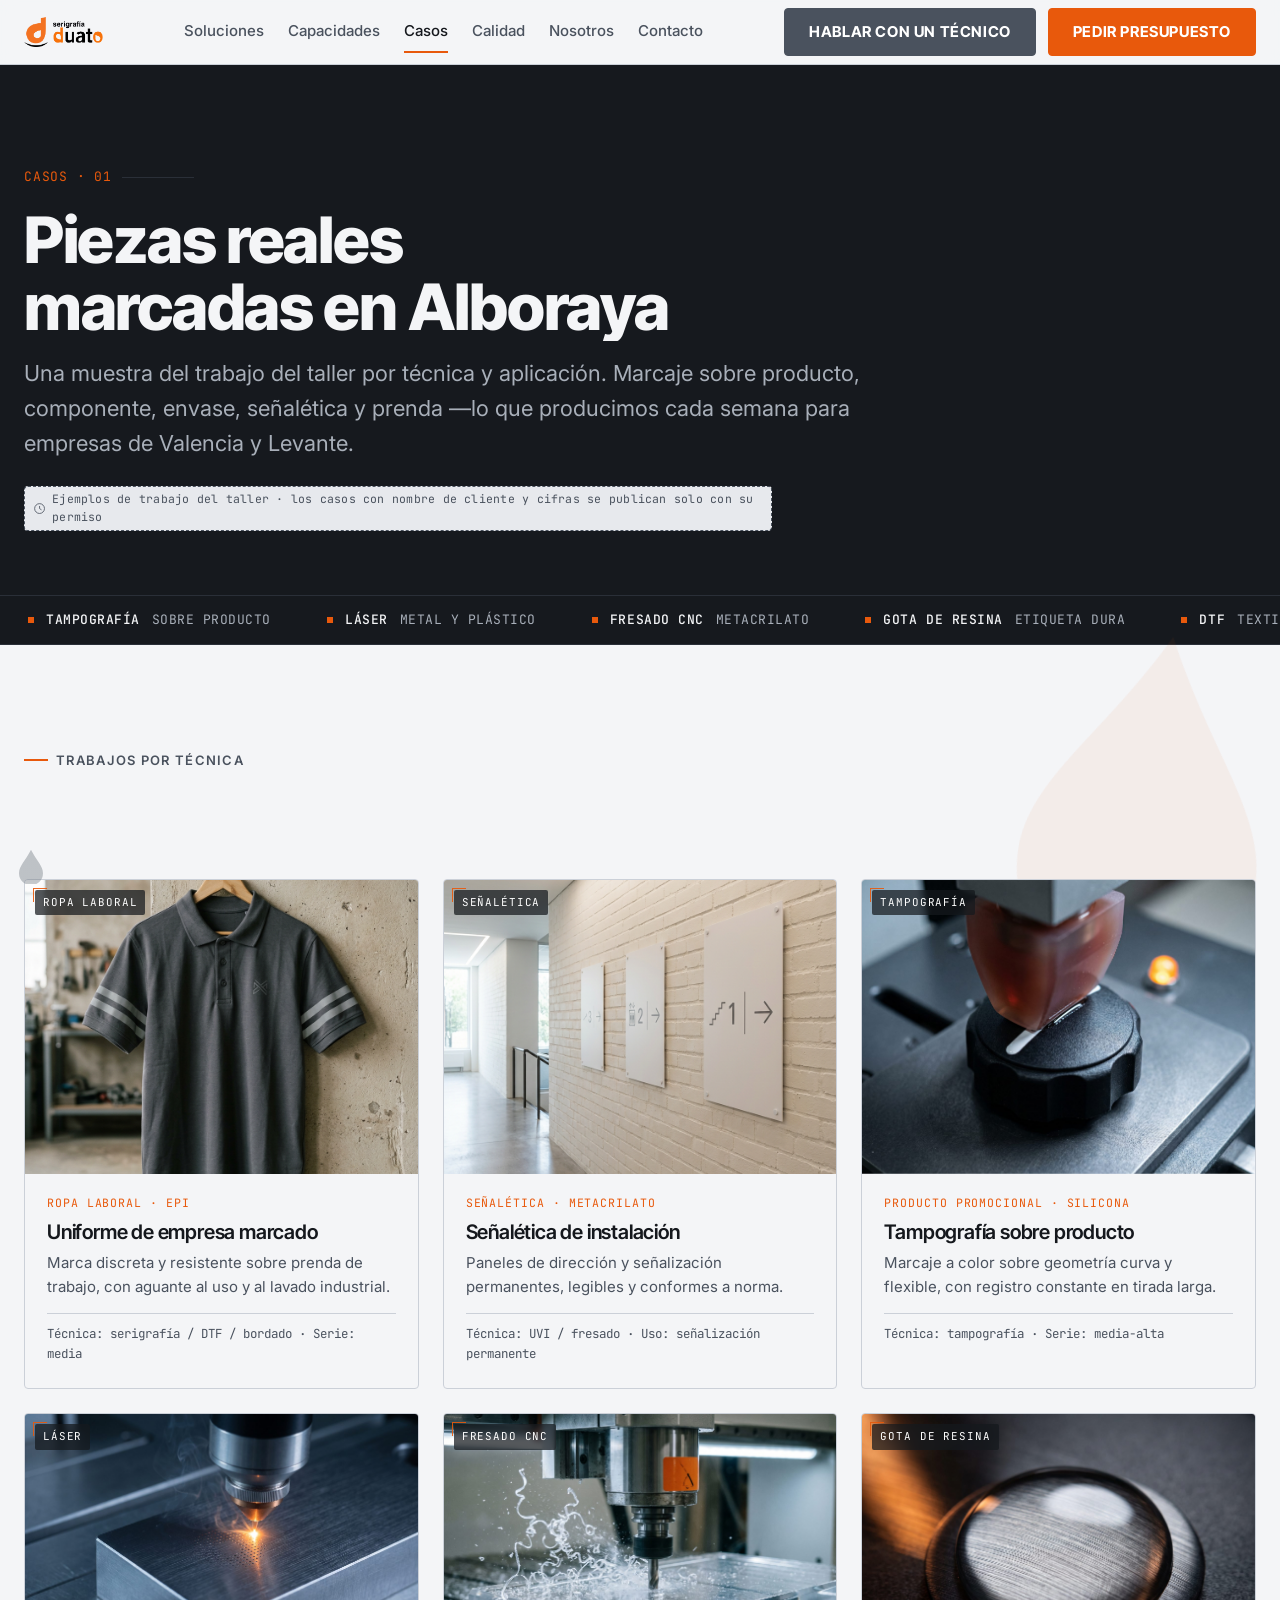
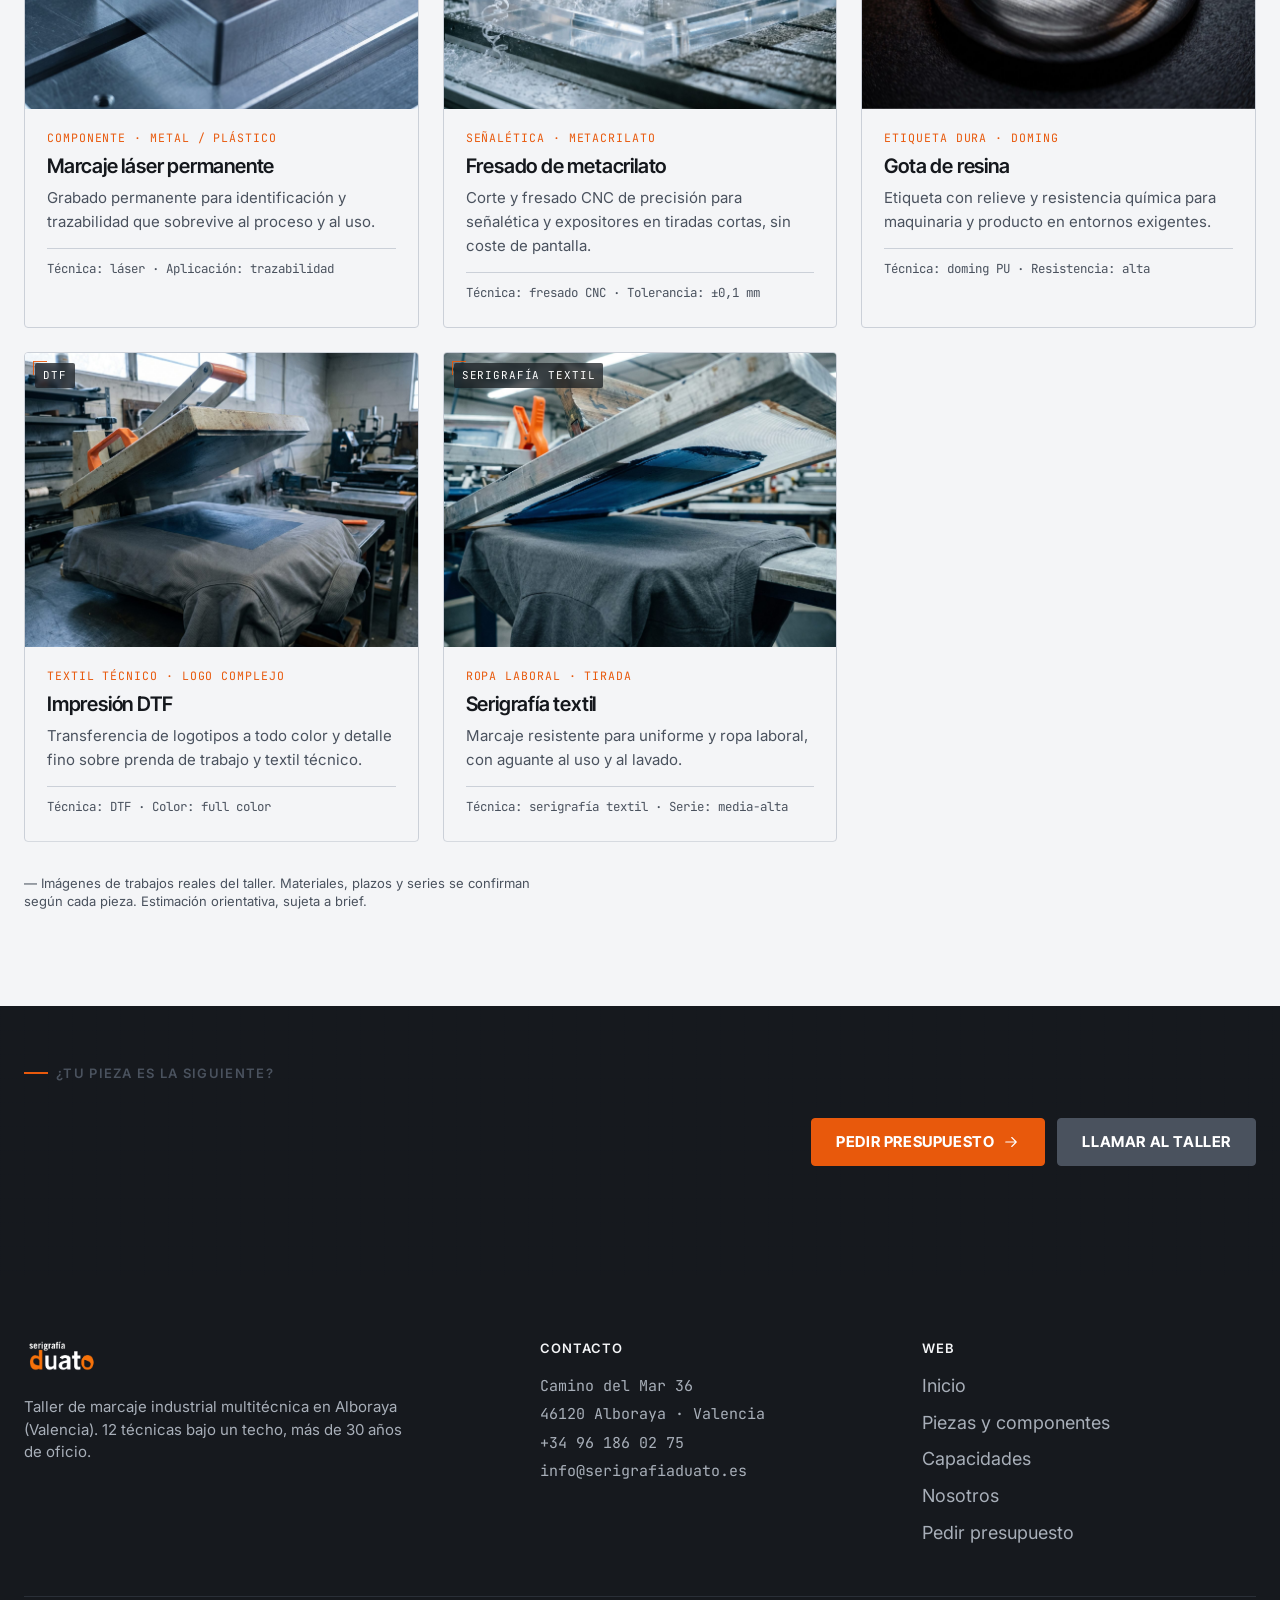
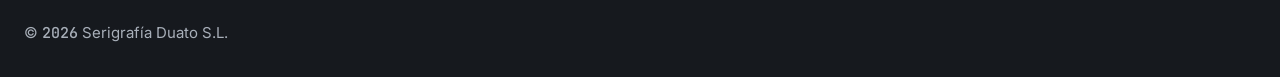
<file: casos.html>
<!doctype html>
<html lang="es">
<head>
  <meta charset="utf-8">
  <meta name="viewport" content="width=device-width, initial-scale=1">
  <title>Casos y trabajos · Serigrafía Duato · Marcaje industrial en Valencia</title>
  <meta name="description" content="Ejemplos reales de marcaje industrial producidos en el taller de Serigrafía Duato en Alboraya: tampografía sobre producto, marcaje láser, fresado de metacrilato, gota de resina, DTF y serigrafía textil.">
  <link rel="preconnect" href="https://fonts.googleapis.com">
  <link rel="preconnect" href="https://fonts.gstatic.com" crossorigin>
  <link href="https://fonts.googleapis.com/css2?family=Inter:wght@400;500;600&family=Inter+Tight:wght@600;700;800&family=JetBrains+Mono:wght@400;500&display=swap" rel="stylesheet">
  <link rel="stylesheet" href="_shared/design-system.css">
  <link rel="stylesheet" href="assets/fx.css">
  <style>
    section[id]{scroll-margin-top:80px}
    .casos-hero{padding-block:var(--sp-9) var(--sp-8)}
    .casos-grid{display:grid;grid-template-columns:repeat(3,1fr);gap:var(--gutter);margin-top:var(--sp-7)}
    @media(max-width:980px){.casos-grid{grid-template-columns:repeat(2,1fr)}}
    @media(max-width:600px){.casos-grid{grid-template-columns:1fr}}
    .cta-band{background:var(--dark);color:var(--ink-on-dark)}
  </style>
</head>
<body>

  <!-- HEADER -->
  <header class="site-header">
    <div class="container">
      <a class="brand" href="home.html" aria-label="Serigrafía Duato, inicio">
        <img class="brand-logo" src="assets/img/homepage__logo-v2-con-d-horiz.png" alt="Serigrafía Duato · marcaje industrial" width="184" height="61">
      </a>
      <nav class="nav" id="primary-nav" aria-label="Principal">
        <a href="home.html#soluciones">Soluciones</a>
        <a href="home.html#capacidades">Capacidades</a>
        <a href="casos.html" aria-current="page">Casos</a>
        <a href="home.html#calidad">Calidad</a>
        <a href="nosotros.html">Nosotros</a>
        <a href="home.html#contacto">Contacto</a>
      </nav>
      <div class="header-cta">
        <a class="btn btn-ghost" href="tel:+34961860275">Hablar con un técnico</a>
        <a class="btn btn-safety" href="presupuesto.html">Pedir presupuesto</a>
        <button class="nav-toggle" type="button" aria-label="Abrir menú" aria-expanded="false" aria-controls="primary-nav">
          <svg class="icon" viewBox="0 0 24 24" aria-hidden="true"><path d="M3 6h18M3 12h18M3 18h18" stroke="currentColor" stroke-linecap="round"/></svg>
        </button>
      </div>
    </div>
  </header>

  <main>
    <!-- HERO -->
    <section class="section casos-hero section--dark blueprint-bg spotlight">
      <div class="container">
        <span class="section-no" data-fx>CASOS · 01</span>
        <h1 data-fx="up" style="margin-top:var(--sp-4);max-width:18ch">Piezas reales marcadas en Alboraya</h1>
        <p class="lead" data-fx="up" data-fx-delay="80" style="margin-top:var(--sp-4)">Una muestra del trabajo del taller por técnica y aplicación. Marcaje sobre producto, componente, envase, señalética y prenda —lo que producimos cada semana para empresas de Valencia y Levante.</p>
        <p data-fx="up" data-fx-delay="140" style="margin-top:var(--sp-5)">
          <span class="badge-pending">
            <svg class="icon" width="14" height="14" viewBox="0 0 24 24" aria-hidden="true"><circle cx="12" cy="12" r="9" stroke="currentColor" stroke-width="1.5"/><path d="M12 8v4l3 2" stroke="currentColor" stroke-width="1.5" stroke-linecap="round"/></svg>
            Ejemplos de trabajo del taller · los casos con nombre de cliente y cifras se publican solo con su permiso
          </span>
        </p>
      </div>
    </section>

    <!-- TICKER -->
    <div class="ticker" aria-hidden="true">
      <div class="ticker-track">
        <span class="ti"><b>Tampografía</b> sobre producto</span>
        <span class="ti"><b>Láser</b> metal y plástico</span>
        <span class="ti"><b>Fresado CNC</b> metacrilato</span>
        <span class="ti"><b>Gota de resina</b> etiqueta dura</span>
        <span class="ti"><b>DTF</b> textil técnico</span>
        <span class="ti"><b>Serigrafía</b> textil y rígido</span>
        <span class="ti"><b>Rotulación</b> gran formato</span>
      </div>
    </div>

    <!-- GALERÍA -->
    <section class="section has-ink" id="galeria">
      <div class="container">
        <div style="max-width:60ch">
          <span class="eyebrow">Trabajos por técnica</span>
          <h2 style="margin-top:var(--sp-4)">Cada pieza, marcada para durar</h2>
        </div>

        <div class="casos-grid" data-fx-stagger>

          <article class="sector-card">
            <figure class="media scan regmark" data-ar="4/3">
              <span class="media-tag">Ropa laboral</span>
              <img src="assets/img/caso-uniforme.png" alt="Polo de trabajo marcado, colgado en el taller de Duato" loading="lazy">
            </figure>
            <div class="sector-body">
              <span class="sector-kicker">Ropa laboral · EPI</span>
              <h3>Uniforme de empresa marcado</h3>
              <p>Marca discreta y resistente sobre prenda de trabajo, con aguante al uso y al lavado industrial.</p>
              <p class="sector-tech">Técnica: serigrafía / DTF / bordado · Serie: media</p>
            </div>
          </article>

          <article class="sector-card">
            <figure class="media scan regmark" data-ar="4/3">
              <span class="media-tag">Señalética</span>
              <img src="assets/img/caso-senaletica.png" alt="Paneles de señalética en metacrilato instalados en pared" loading="lazy">
            </figure>
            <div class="sector-body">
              <span class="sector-kicker">Señalética · metacrilato</span>
              <h3>Señalética de instalación</h3>
              <p>Paneles de dirección y señalización permanentes, legibles y conformes a norma.</p>
              <p class="sector-tech">Técnica: UVI / fresado · Uso: señalización permanente</p>
            </div>
          </article>

          <article class="sector-card">
            <figure class="media scan regmark" data-ar="4/3">
              <span class="media-tag">Tampografía</span>
              <img src="assets/img/casos-tampografia.jpg" alt="Pulseras de silicona marcadas por tampografía con logotipo a color" loading="lazy">
            </figure>
            <div class="sector-body">
              <span class="sector-kicker">Producto promocional · silicona</span>
              <h3>Tampografía sobre producto</h3>
              <p>Marcaje a color sobre geometría curva y flexible, con registro constante en tirada larga.</p>
              <p class="sector-tech">Técnica: tampografía · Serie: media-alta</p>
            </div>
          </article>

          <article class="sector-card">
            <figure class="media scan regmark" data-ar="4/3">
              <span class="media-tag">Láser</span>
              <img src="assets/img/casos-laser.jpg" alt="Marcaje láser permanente sobre pieza en el taller de Duato" loading="lazy">
            </figure>
            <div class="sector-body">
              <span class="sector-kicker">Componente · metal / plástico</span>
              <h3>Marcaje láser permanente</h3>
              <p>Grabado permanente para identificación y trazabilidad que sobrevive al proceso y al uso.</p>
              <p class="sector-tech">Técnica: láser · Aplicación: trazabilidad</p>
            </div>
          </article>

          <article class="sector-card">
            <figure class="media scan regmark" data-ar="4/3">
              <span class="media-tag">Fresado CNC</span>
              <img src="assets/img/casos-fresado.jpg" alt="Piezas de metacrilato fresadas por CNC para señalética" loading="lazy">
            </figure>
            <div class="sector-body">
              <span class="sector-kicker">Señalética · metacrilato</span>
              <h3>Fresado de metacrilato</h3>
              <p>Corte y fresado CNC de precisión para señalética y expositores en tiradas cortas, sin coste de pantalla.</p>
              <p class="sector-tech">Técnica: fresado CNC · Tolerancia: ±0,1&nbsp;mm</p>
            </div>
          </article>

          <article class="sector-card">
            <figure class="media scan regmark" data-ar="4/3">
              <span class="media-tag">Gota de resina</span>
              <img src="assets/img/casos-gota.jpg" alt="Etiquetas con acabado en gota de resina (doming) producidas en Alboraya" loading="lazy">
            </figure>
            <div class="sector-body">
              <span class="sector-kicker">Etiqueta dura · doming</span>
              <h3>Gota de resina</h3>
              <p>Etiqueta con relieve y resistencia química para maquinaria y producto en entornos exigentes.</p>
              <p class="sector-tech">Técnica: doming PU · Resistencia: alta</p>
            </div>
          </article>

          <article class="sector-card">
            <figure class="media scan regmark" data-ar="4/3">
              <span class="media-tag">DTF</span>
              <img src="assets/img/casos-dtf.jpg" alt="Impresión DTF sobre prenda textil en el taller de Duato" loading="lazy">
            </figure>
            <div class="sector-body">
              <span class="sector-kicker">Textil técnico · logo complejo</span>
              <h3>Impresión DTF</h3>
              <p>Transferencia de logotipos a todo color y detalle fino sobre prenda de trabajo y textil técnico.</p>
              <p class="sector-tech">Técnica: DTF · Color: full color</p>
            </div>
          </article>

          <article class="sector-card">
            <figure class="media scan regmark" data-ar="4/3">
              <span class="media-tag">Serigrafía textil</span>
              <img src="assets/img/casos-serigrafia.jpg" alt="Serigrafía textil sobre prenda producida en el taller de Duato" loading="lazy">
            </figure>
            <div class="sector-body">
              <span class="sector-kicker">Ropa laboral · tirada</span>
              <h3>Serigrafía textil</h3>
              <p>Marcaje resistente para uniforme y ropa laboral, con aguante al uso y al lavado.</p>
              <p class="sector-tech">Técnica: serigrafía textil · Serie: media-alta</p>
            </div>
          </article>

        </div>
        <p class="disclaimer" style="margin-top:var(--sp-6)">Imágenes de trabajos reales del taller. Materiales, plazos y series se confirman según cada pieza. Estimación orientativa, sujeta a brief.</p>
      </div>
    </section>

    <!-- CTA -->
    <section class="section section--tight cta-band blueprint-bg">
      <div class="container between" style="flex-wrap:wrap;gap:var(--sp-5)">
        <div>
          <span class="eyebrow">¿Tu pieza es la siguiente?</span>
          <h2 style="margin-top:var(--sp-3);max-width:20ch">Cuéntanos qué tienes que marcar y te preparamos una muestra</h2>
        </div>
        <div class="cluster">
          <a class="btn btn-safety" href="presupuesto.html">Pedir presupuesto
            <svg class="icon" viewBox="0 0 24 24" aria-hidden="true"><path d="M5 12h14M13 6l6 6-6 6" stroke="currentColor" stroke-width="1.5" stroke-linecap="round" stroke-linejoin="round"/></svg>
          </a>
          <a class="btn btn-ghost" href="tel:+34961860275">Llamar al taller</a>
        </div>
      </div>
    </section>
  </main>

  <!-- FOOTER -->
  <footer class="site-footer">
    <div class="container">
      <div class="footer-grid">
        <div>
          <a class="brand" href="home.html"><img class="brand-logo" src="assets/img/homepage__logo-v3-claro.png" alt="Serigrafía Duato" width="150" height="50"></a>
          <p class="text-sm" style="margin-top:var(--sp-4);max-width:42ch;color:var(--steel-on-dark)">Taller de marcaje industrial multitécnica en Alboraya (Valencia). 12 técnicas bajo un techo, más de 30 años de oficio.</p>
        </div>
        <div>
          <h4>Contacto</h4>
          <address class="footer-data" style="font-style:normal">
            Camino del Mar 36<br>46120 Alboraya · Valencia<br>
            <a href="tel:+34961860275">+34 96 186 02 75</a><br>
            <a href="mailto:info@serigrafiaduato.es">info@serigrafiaduato.es</a>
          </address>
        </div>
        <div>
          <h4>Web</h4>
          <ul class="stack" style="--sp-4:8px">
            <li><a href="home.html">Inicio</a></li>
            <li><a href="marcaje-piezas-componentes.html">Piezas y componentes</a></li>
            <li><a href="capacidades-tampografia.html">Capacidades</a></li>
            <li><a href="nosotros.html">Nosotros</a></li>
            <li><a href="presupuesto.html">Pedir presupuesto</a></li>
          </ul>
        </div>
      </div>
      <div class="footer-bottom">
        <span>© <span class="mono">2026</span> Serigrafía Duato S.L.</span>
      </div>
    </div>
  </footer>

  <a class="whatsapp-sticky" href="https://wa.me/34961860275" aria-label="Escríbenos por WhatsApp">
    <svg class="icon" viewBox="0 0 24 24" aria-hidden="true"><path d="M4 20l1.4-4A8 8 0 1 1 9 18.6L4 20z" stroke="currentColor" stroke-width="1.5" stroke-linejoin="round"/><path d="M9 10c0 3 2 5 5 5" stroke="currentColor" stroke-width="1.5" stroke-linecap="round"/></svg>
    WhatsApp
  </a>

  <script>
    (function(){
      var t=document.querySelector('.nav-toggle'),n=document.getElementById('primary-nav');
      if(t&&n){t.addEventListener('click',function(){var o=n.classList.toggle('is-open');t.setAttribute('aria-expanded',String(o));});
        n.addEventListener('click',function(e){if(e.target.closest('a'))n.classList.remove('is-open');});}
    })();
  </script>
  <script src="assets/fx.js" defer></script>
</body>
</html>
</file>
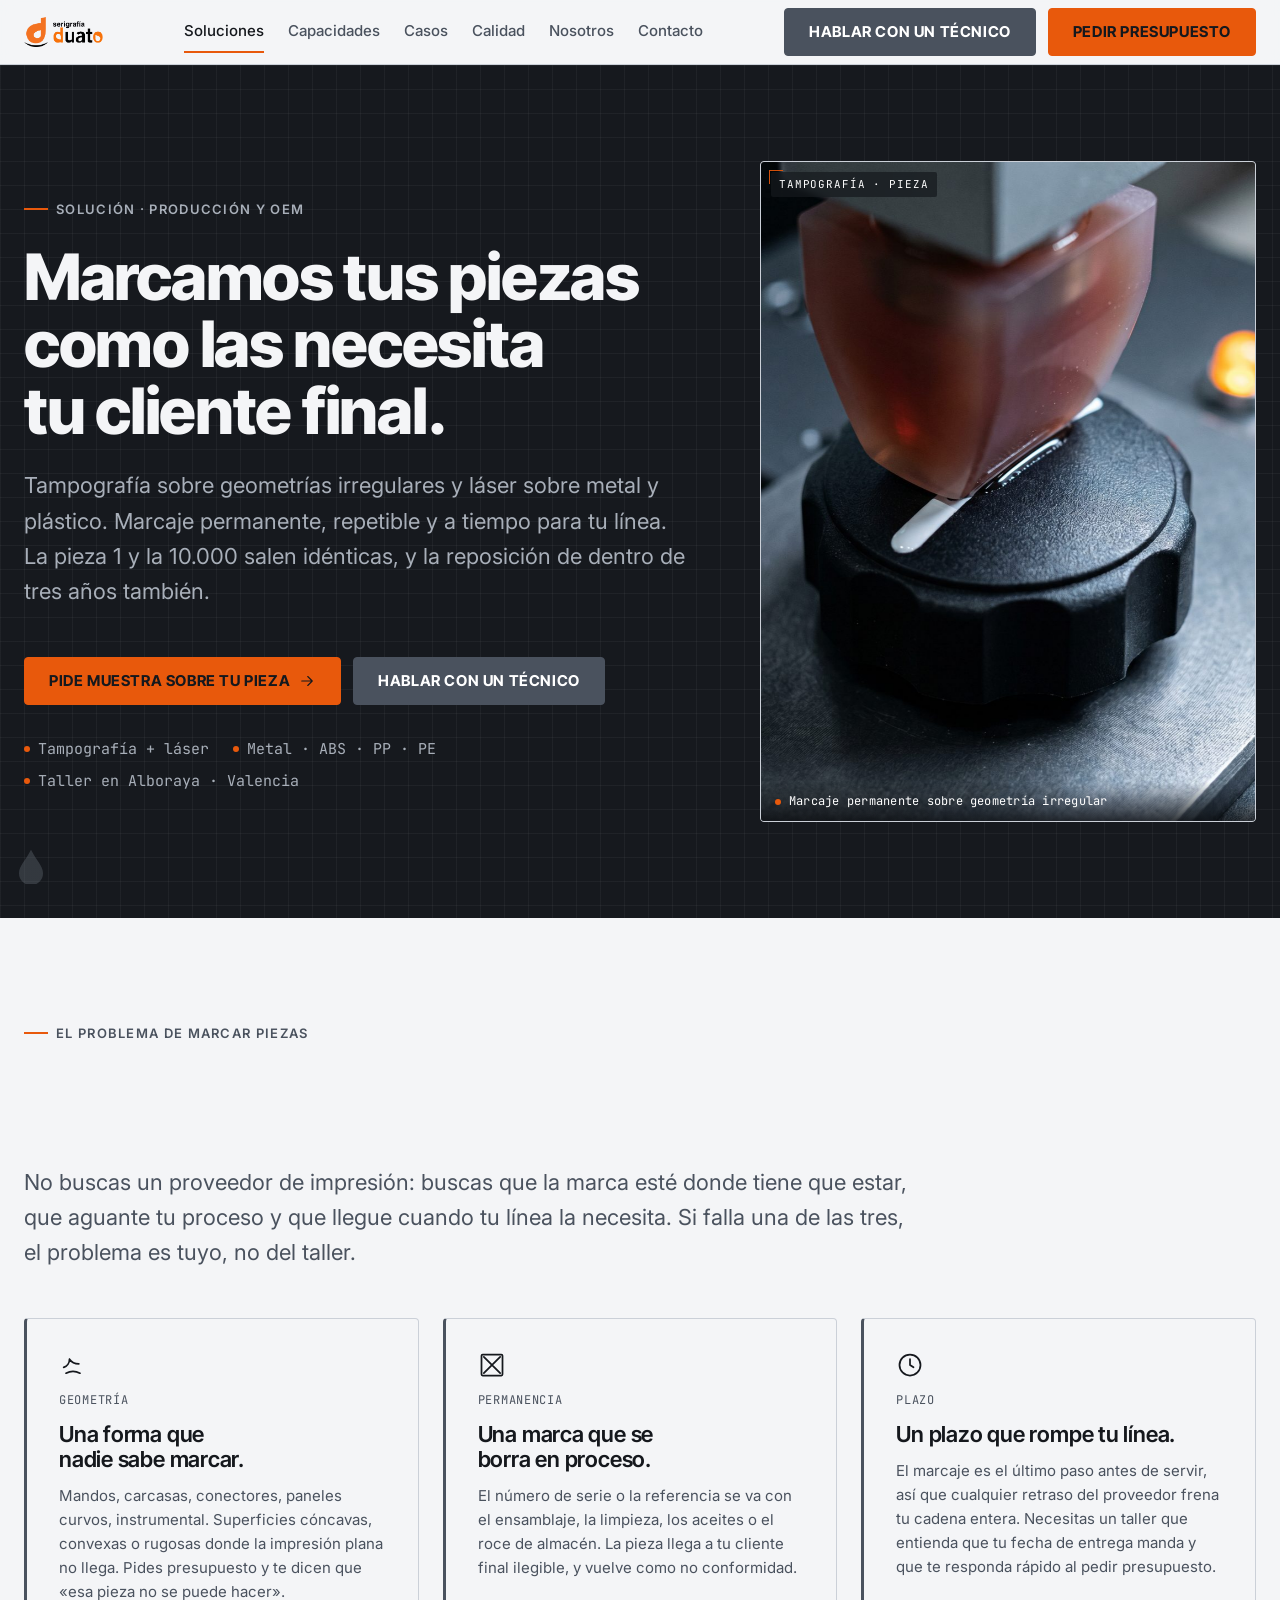
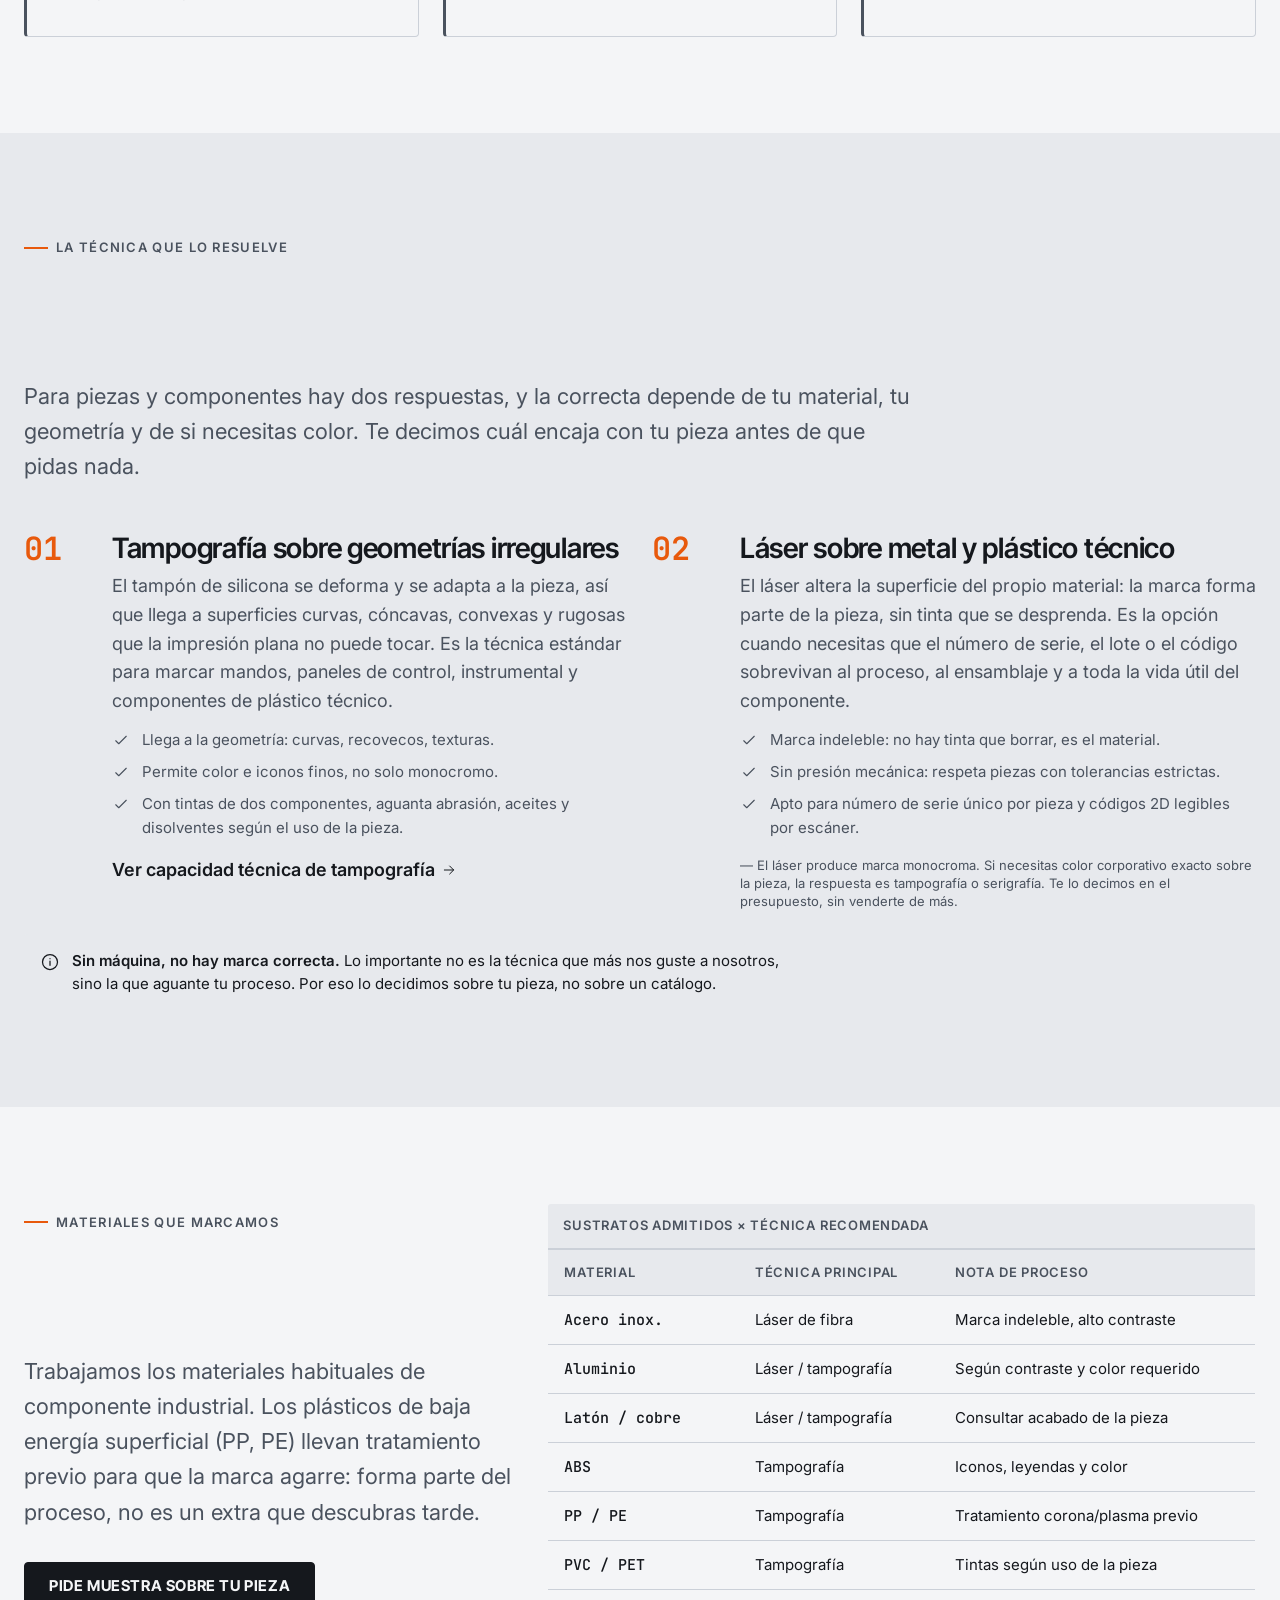
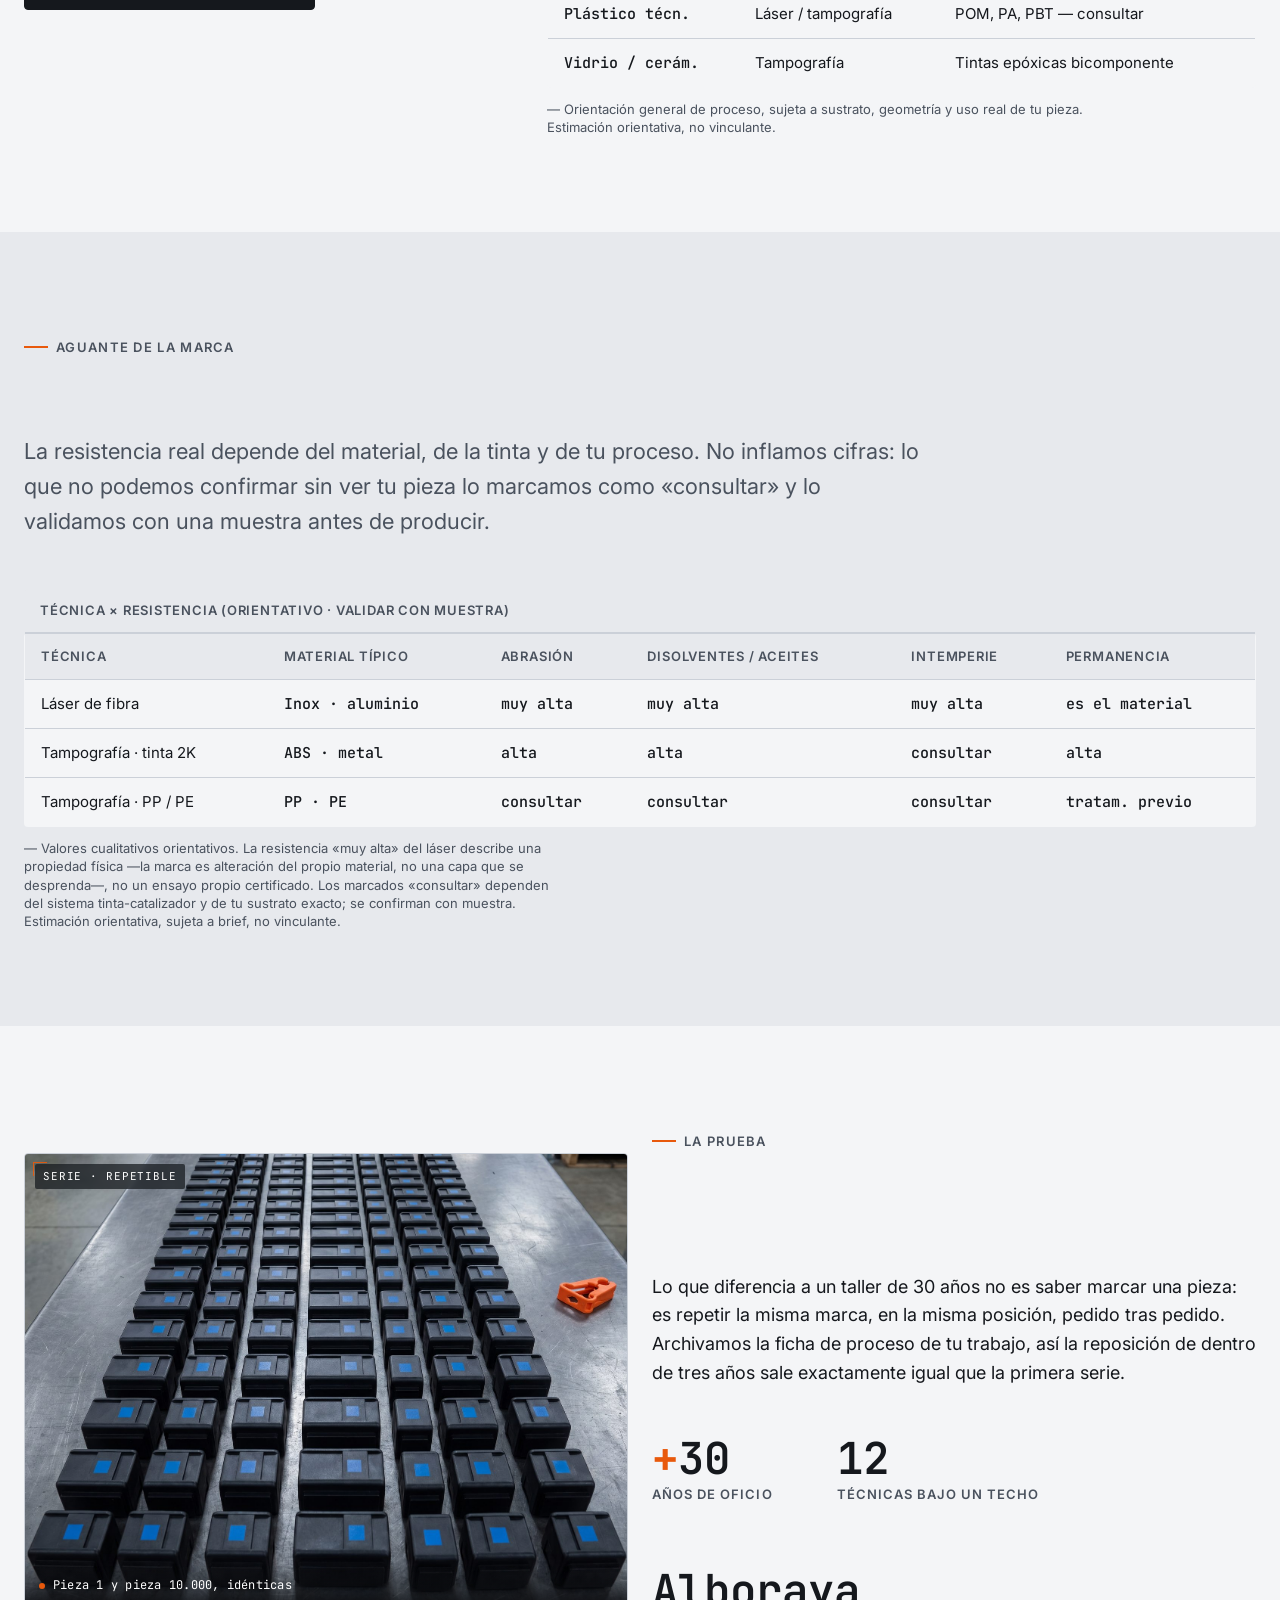
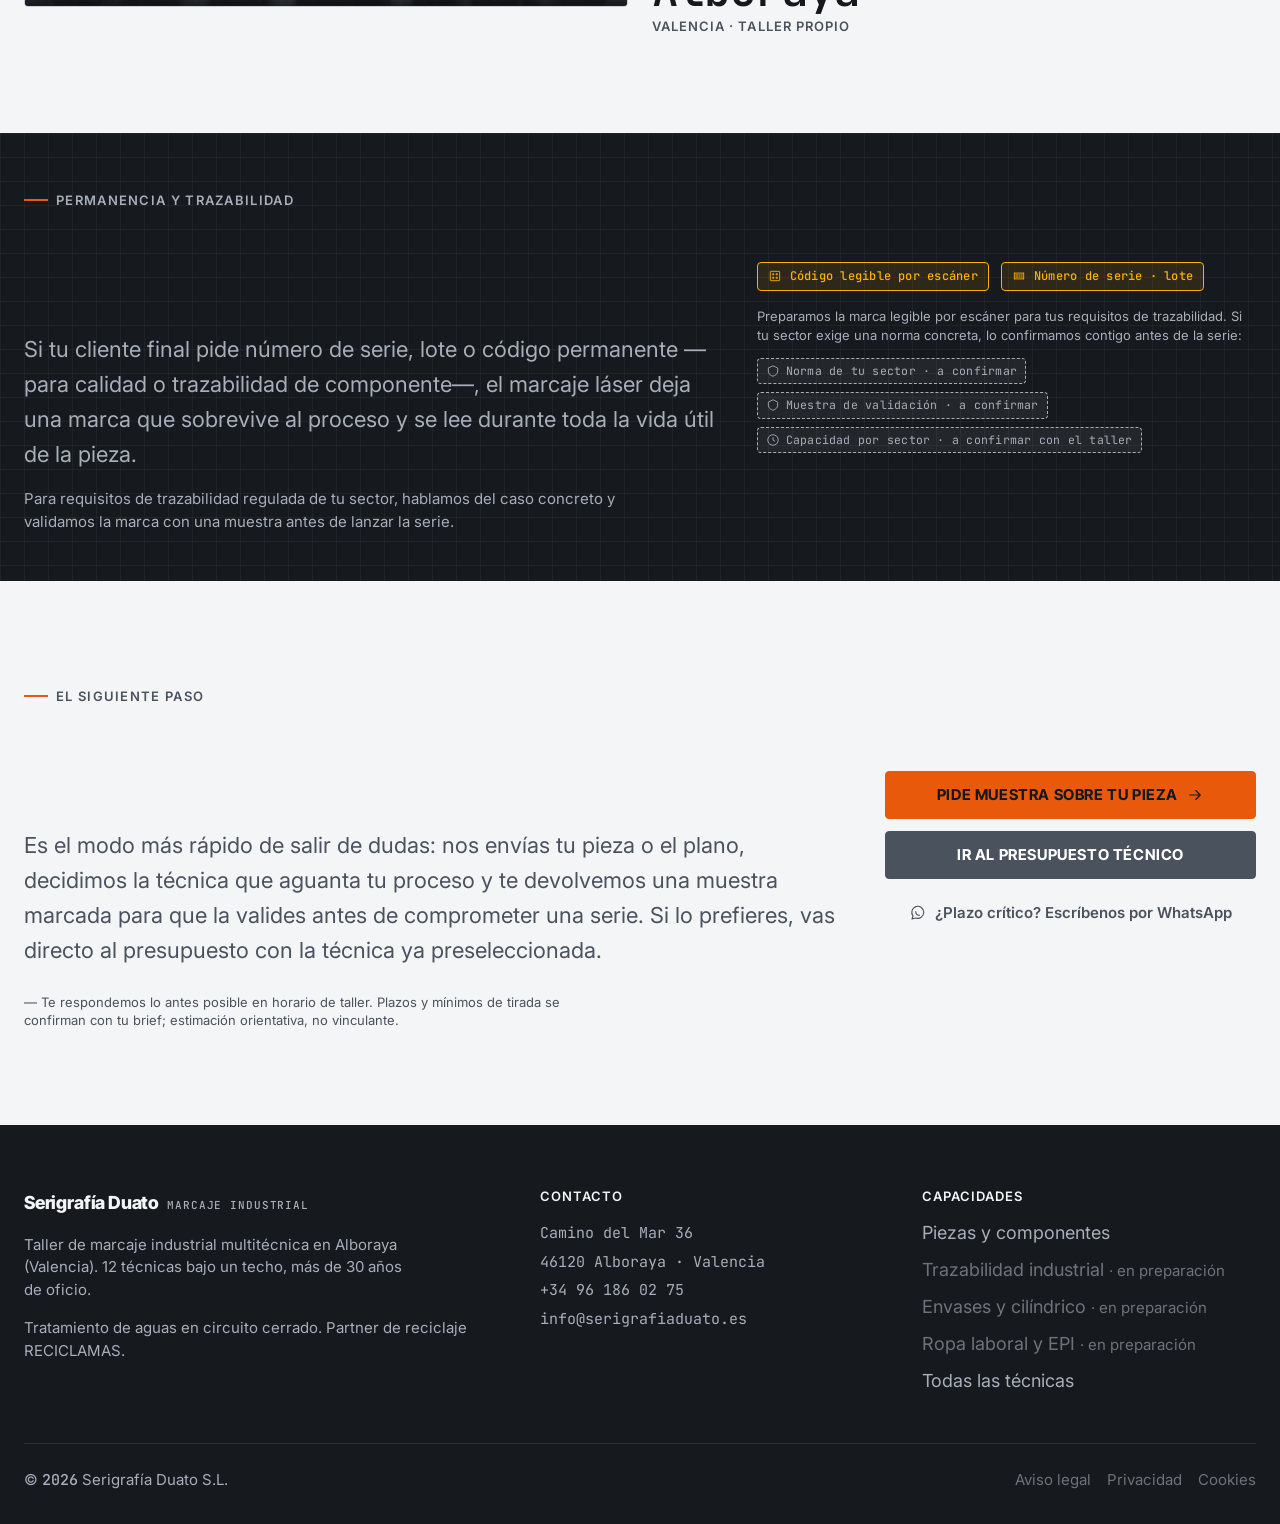
<file: marcaje-piezas-componentes.html>
<!doctype html>
<html lang="es">
<head>
  <meta charset="utf-8">
  <meta name="viewport" content="width=device-width, initial-scale=1">
  <title>Marcaje de piezas y componentes en Valencia · Serigrafía Duato</title>
  <meta name="description" content="Tampografía sobre geometrías irregulares y láser sobre metal y plástico para tus piezas y componentes. Marcaje permanente, repetible y a tiempo para tu línea. Taller en Alboraya (Valencia), más de 30 años.">

  <!-- Fuentes -->
  <link rel="preconnect" href="https://fonts.googleapis.com">
  <link rel="preconnect" href="https://fonts.gstatic.com" crossorigin>
  <link href="https://fonts.googleapis.com/css2?family=Inter:wght@400;500;600&family=Inter+Tight:wght@600;700;800&family=JetBrains+Mono:wght@400;500&display=swap" rel="stylesheet">

  <!-- Sistema de diseño "Acero & Seguridad" · inline (single-file) -->
  <style>
/* ============================================================================
   SERIGRAFÍA DUATO · v4 industrial · SISTEMA DE DISEÑO "Acero & Seguridad"
   (inline desde _shared/design-system.css)
============================================================================ */

/* 1 · TOKENS */
:root {
  --surface:        #F4F5F7;
  --surface-2:      #E7E9ED;
  --ink:            #15181D;
  --steel:          #4A525E;
  --safety:         #E8590C;
  --safety-2:       #FFB000;
  --dark:           #16191E;

  --ink-on-dark:    #F4F5F7;
  --steel-on-dark:  #A8AFB9;
  --line:           #CBD0D8;
  --line-2:         #2A2F38;
  --safety-hover:   #CF4D08;
  --safety-press:   #B54206;
  --safety-tint:    rgba(232, 89, 12, .10);
  --safety-2-tint:  rgba(255, 176, 0, .14);
  --focus-ring:     #1B6FE0;

  --font-display: "Inter Tight", "Inter", system-ui, -apple-system, "Segoe UI", sans-serif;
  --font-text:    "Inter", system-ui, -apple-system, "Segoe UI", sans-serif;
  --font-mono:    "JetBrains Mono", "IBM Plex Mono", ui-monospace, "SFMono-Regular", monospace;

  --fs-display: clamp(2.25rem, 1.4rem + 4.2vw, 4rem);
  --fs-h2:      clamp(1.75rem, 1.25rem + 2.5vw, 2.5rem);
  --fs-h3:      clamp(1.375rem, 1.1rem + 1.4vw, 1.75rem);
  --fs-lead:    clamp(1.125rem, 1rem + .6vw, 1.375rem);
  --fs-body:    1.125rem;
  --fs-sm:      0.9375rem;
  --fs-eyebrow: 0.8125rem;
  --fs-data:    1rem;

  --lh-display: 1.05;
  --lh-head:    1.12;
  --lh-body:    1.6;
  --lh-tight:   1.3;

  --fw-regular: 400;
  --fw-medium:  500;
  --fw-semi:    600;
  --fw-bold:    700;
  --fw-black:   800;

  --tracking-eyebrow: 0.1em;
  --tracking-head:   -0.01em;
  --tracking-display:-0.02em;

  --sp-1:  4px;
  --sp-2:  8px;
  --sp-3:  12px;
  --sp-4:  16px;
  --sp-5:  24px;
  --sp-6:  32px;
  --sp-7:  48px;
  --sp-8:  64px;
  --sp-9:  96px;
  --sp-10: 128px;

  --container:    1280px;
  --container-sm: 1100px;
  --gutter:       24px;
  --gutter-mobile:16px;

  --radius-0:  0px;
  --radius-1:  2px;
  --radius-2:  4px;
  --radius-3:  8px;
  --radius-pill: 999px;

  --shadow-0: none;
  --shadow-1: 0 1px 0 0 var(--line);
  --shadow-2: 0 1px 2px rgba(21, 24, 29, .06), 0 0 0 1px var(--line);
  --shadow-3: 0 2px 0 0 rgba(21, 24, 29, .08), 0 0 0 1px var(--line);
  --shadow-focus: 0 0 0 3px var(--focus-ring);

  --ease: cubic-bezier(0.2, 0, 0, 1);
  --dur-1: 150ms;
  --dur-2: 200ms;
  --dur-3: 250ms;

  --grid-line: rgba(21, 24, 29, .035);
  --grid-line-dark: rgba(244, 245, 247, .045);
  --grid-size: 24px;
}

/* 2 · RESET LIGERO */
*, *::before, *::after { box-sizing: border-box; }
* { margin: 0; }
html { -webkit-text-size-adjust: 100%; text-size-adjust: 100%; scroll-behavior: smooth; }
@media (prefers-reduced-motion: reduce) { html { scroll-behavior: auto; } }

body {
  font-family: var(--font-text);
  font-size: var(--fs-body);
  line-height: var(--lh-body);
  font-weight: var(--fw-regular);
  color: var(--ink);
  background: var(--surface);
  -webkit-font-smoothing: antialiased;
  -moz-osx-font-smoothing: grayscale;
  font-feature-settings: "kern" 1, "liga" 1;
  text-rendering: optimizeLegibility;
}

img, svg, video, canvas { display: block; max-width: 100%; height: auto; }
svg { fill: none; }
button, input, select, textarea { font: inherit; color: inherit; }
button { cursor: pointer; background: none; border: none; }
a { color: inherit; text-decoration: none; }
ul, ol { list-style: none; padding: 0; }
table { border-collapse: collapse; width: 100%; }

:focus-visible { outline: none; box-shadow: var(--shadow-focus); border-radius: var(--radius-2); }

/* 3 · TIPOGRAFÍA BASE */
h1, h2, h3, h4 {
  font-family: var(--font-display);
  color: var(--ink);
  line-height: var(--lh-head);
  letter-spacing: var(--tracking-head);
  text-wrap: balance;
}
h1 { font-size: var(--fs-display); font-weight: var(--fw-black); line-height: var(--lh-display); letter-spacing: var(--tracking-display); }
h2 { font-size: var(--fs-h2); font-weight: var(--fw-bold); }
h3 { font-size: var(--fs-h3); font-weight: var(--fw-semi); }
h4 { font-size: var(--fs-lead); font-weight: var(--fw-medium); }

p { max-width: 68ch; }
.lead { font-size: var(--fs-lead); line-height: var(--lh-body); color: var(--steel); max-width: 64ch; }
small, .text-sm { font-size: var(--fs-sm); line-height: 1.5; }
strong, b { font-weight: var(--fw-semi); }
em, i { font-style: normal; font-weight: var(--fw-semi); }

.mono, .data, .spec, td.num, .stat-value {
  font-family: var(--font-mono);
  font-feature-settings: "tnum" 1, "lnum" 1;
  font-variant-numeric: tabular-nums lining-nums;
  font-weight: var(--fw-medium);
  letter-spacing: 0;
}
.mono-unit { color: var(--steel); font-weight: var(--fw-regular); }

/* 4 · UTILIDADES DE LAYOUT */
.container {
  width: 100%;
  max-width: var(--container);
  margin-inline: auto;
  padding-inline: var(--gutter);
}
.container--narrow { max-width: var(--container-sm); }

.section { padding-block: var(--sp-9); }
.section--tight { padding-block: var(--sp-7); }
.section--dark {
  background: var(--dark);
  color: var(--ink-on-dark);
}
.section--dark h1, .section--dark h2, .section--dark h3, .section--dark h4 { color: var(--ink-on-dark); }
.section--dark .lead { color: var(--steel-on-dark); }
.section--surface-2 { background: var(--surface-2); }

.grid { display: grid; gap: var(--gutter); grid-template-columns: repeat(12, 1fr); }
.col-12 { grid-column: span 12; }
.col-8  { grid-column: span 8; }
.col-7  { grid-column: span 7; }
.col-6  { grid-column: span 6; }
.col-5  { grid-column: span 5; }
.col-4  { grid-column: span 4; }
.col-3  { grid-column: span 3; }
.grid-cards { display: grid; gap: var(--gutter); grid-template-columns: repeat(auto-fit, minmax(280px, 1fr)); }
.grid-cards--2 { grid-template-columns: repeat(auto-fit, minmax(360px, 1fr)); }
.stack > * + * { margin-top: var(--sp-4); }
.stack-lg > * + * { margin-top: var(--sp-6); }
.cluster { display: flex; flex-wrap: wrap; gap: var(--sp-3); align-items: center; }
.between { display: flex; align-items: center; justify-content: space-between; gap: var(--sp-4); }

/* 5 · EYEBROW */
.eyebrow {
  display: inline-flex;
  align-items: center;
  gap: var(--sp-2);
  font-family: var(--font-text);
  font-size: var(--fs-eyebrow);
  font-weight: var(--fw-semi);
  line-height: 1;
  text-transform: uppercase;
  letter-spacing: var(--tracking-eyebrow);
  color: var(--steel);
}
.eyebrow::before {
  content: "";
  width: 24px;
  height: 2px;
  background: var(--safety);
  flex: none;
}
.section--dark .eyebrow { color: var(--steel-on-dark); }

/* 6 · BOTONES */
.btn {
  display: inline-flex;
  align-items: center;
  justify-content: center;
  gap: var(--sp-2);
  min-height: 48px;
  padding: 0 var(--sp-5);
  font-family: var(--font-display);
  font-size: var(--fs-sm);
  font-weight: var(--fw-bold);
  letter-spacing: 0.04em;
  text-transform: uppercase;
  border-radius: var(--radius-2);
  border: 1.5px solid transparent;
  transition: background var(--dur-2) var(--ease),
              border-color var(--dur-2) var(--ease),
              color var(--dur-2) var(--ease),
              transform var(--dur-1) var(--ease);
  white-space: nowrap;
}
.btn:active { transform: translateY(1px); }
.btn .icon { width: 18px; height: 18px; flex: none; }

.btn-safety {
  background: var(--safety);
  color: #FFFFFF;
  border-color: var(--safety);
}
.btn-safety:hover { background: var(--safety-hover); border-color: var(--safety-hover); }
.btn-safety:active { background: var(--safety-press); border-color: var(--safety-press); }

.btn-ghost {
  background: transparent;
  color: var(--ink);
  border-color: var(--steel);
}
.btn-ghost:hover { background: var(--ink); color: var(--ink-on-dark); border-color: var(--ink); }
.section--dark .btn-ghost { color: var(--ink-on-dark); border-color: var(--steel-on-dark); }
.section--dark .btn-ghost:hover { background: var(--ink-on-dark); color: var(--ink); border-color: var(--ink-on-dark); }

.btn-dark { background: var(--ink); color: var(--ink-on-dark); border-color: var(--ink); }
.btn-dark:hover { background: #000; border-color: #000; }

.btn-block { width: 100%; }

/* 7 · TARJETAS */
.card {
  background: var(--surface);
  border: 1px solid var(--line);
  border-radius: var(--radius-2);
  padding: var(--sp-6);
  display: flex;
  flex-direction: column;
  gap: var(--sp-3);
  transition: border-color var(--dur-2) var(--ease), box-shadow var(--dur-2) var(--ease);
  position: relative;
}
.card:hover { border-color: var(--steel); box-shadow: var(--shadow-3); }
.card--accent { border-top: 3px solid var(--safety); }
.card .card-icon { width: 32px; height: 32px; color: var(--ink); stroke: var(--ink); stroke-width: 1.5; }
.card h3 { font-size: var(--fs-h3); }
.card p { color: var(--steel); font-size: var(--fs-sm); }
.card .card-meta {
  margin-top: auto;
  font-family: var(--font-mono);
  font-size: var(--fs-sm);
  font-variant-numeric: tabular-nums;
  color: var(--steel);
  border-top: 1px solid var(--line);
  padding-top: var(--sp-3);
}
.card-link { margin-top: var(--sp-2); font-weight: var(--fw-semi); color: var(--ink); display: inline-flex; align-items: center; gap: 6px; }
.card-link .icon { width: 16px; height: 16px; transition: transform var(--dur-2) var(--ease); }
.card:hover .card-link .icon { transform: translateX(4px); }

/* 8 · TABLA TÉCNICA */
.spec-table {
  border: 1px solid var(--line);
  border-radius: var(--radius-2);
  overflow: hidden;
  background: var(--surface);
  font-size: var(--fs-sm);
}
.spec-table caption {
  text-align: left;
  padding: var(--sp-3) var(--sp-4);
  font-size: var(--fs-eyebrow);
  font-weight: var(--fw-semi);
  text-transform: uppercase;
  letter-spacing: 0.06em;
  color: var(--steel);
  background: var(--surface-2);
  border-bottom: 1px solid var(--line);
}
.spec-table th {
  text-align: left;
  padding: var(--sp-3) var(--sp-4);
  font-size: var(--fs-eyebrow);
  font-weight: var(--fw-semi);
  text-transform: uppercase;
  letter-spacing: 0.06em;
  color: var(--steel);
  background: var(--surface-2);
  border-bottom: 1px solid var(--line);
}
.spec-table td {
  padding: var(--sp-3) var(--sp-4);
  border-bottom: 1px solid var(--line);
  vertical-align: top;
  color: var(--ink);
}
.spec-table tr:last-child td { border-bottom: none; }
.spec-table td.num, .spec-table .mono {
  font-family: var(--font-mono);
  font-variant-numeric: tabular-nums lining-nums;
  font-weight: var(--fw-medium);
}
.spec-table tbody tr:hover { background: var(--surface-2); }

/* 9 · BADGE NORMATIVA / PRL + PENDING */
.badge-normativa {
  display: inline-flex;
  align-items: center;
  gap: var(--sp-2);
  padding: 4px 10px;
  font-family: var(--font-mono);
  font-size: 0.75rem;
  font-weight: var(--fw-medium);
  letter-spacing: 0.02em;
  color: var(--ink);
  background: var(--safety-2-tint);
  border: 1px solid var(--safety-2);
  border-radius: var(--radius-2);
}
.badge-normativa .icon { width: 14px; height: 14px; color: var(--ink); stroke: var(--ink); stroke-width: 1.5; flex: none; }

.badge-pending {
  display: inline-flex; align-items: center; gap: 6px;
  padding: 3px 8px; font-family: var(--font-mono); font-size: 0.72rem;
  letter-spacing: 0.02em; color: var(--steel);
  background: var(--surface-2); border: 1px dashed var(--steel); border-radius: var(--radius-2);
}

/* 10 · DISCLAIMER */
.disclaimer {
  font-size: 0.8125rem;
  line-height: 1.4;
  color: var(--steel);
  font-family: var(--font-text);
}
.disclaimer::before { content: "— "; }

/* 11 · STAT */
.stat { display: flex; flex-direction: column; gap: var(--sp-1); }
.stat-value {
  font-family: var(--font-mono);
  font-size: clamp(2rem, 1.4rem + 2vw, 2.75rem);
  font-weight: var(--fw-semi);
  font-variant-numeric: tabular-nums;
  line-height: 1;
  color: var(--ink);
}
.stat-value .accent { color: var(--safety); }
.stat-label {
  font-size: var(--fs-eyebrow);
  text-transform: uppercase;
  letter-spacing: 0.08em;
  color: var(--steel);
  font-weight: var(--fw-semi);
}
.section--dark .stat-value { color: var(--ink-on-dark); }
.section--dark .stat-label { color: var(--steel-on-dark); }

/* 12 · BLUEPRINT */
.blueprint-bg {
  position: relative;
  isolation: isolate;
}
.blueprint-bg::before {
  content: "";
  position: absolute;
  inset: 0;
  z-index: -1;
  background-image:
    linear-gradient(to right, var(--grid-line) 1px, transparent 1px),
    linear-gradient(to bottom, var(--grid-line) 1px, transparent 1px);
  background-size: var(--grid-size) var(--grid-size);
  pointer-events: none;
}
.section--dark.blueprint-bg::before {
  background-image:
    linear-gradient(to right, var(--grid-line-dark) 1px, transparent 1px),
    linear-gradient(to bottom, var(--grid-line-dark) 1px, transparent 1px);
}

/* 13 · MEDIA PENDING */
.media-pending {
  position: relative;
  display: flex;
  align-items: flex-end;
  aspect-ratio: 4 / 3;
  width: 100%;
  background: var(--surface-2);
  background-image:
    linear-gradient(to right, var(--grid-line) 1px, transparent 1px),
    linear-gradient(to bottom, var(--grid-line) 1px, transparent 1px);
  background-size: var(--grid-size) var(--grid-size);
  border: 1px solid var(--line);
  border-radius: var(--radius-2);
  overflow: hidden;
}
.media-pending::after {
  content: "+";
  position: absolute;
  top: var(--sp-3); right: var(--sp-4);
  font-family: var(--font-mono);
  color: var(--steel);
  font-size: 1.25rem;
  line-height: 1;
}
.media-pending .media-label {
  width: 100%;
  padding: var(--sp-3) var(--sp-4);
  background: linear-gradient(to top, rgba(231,233,237,.96), rgba(231,233,237,0));
  font-family: var(--font-mono);
  font-size: 0.8125rem;
  letter-spacing: 0.01em;
  color: var(--steel);
  display: flex;
  align-items: center;
  gap: var(--sp-2);
}
.media-pending .media-label .icon { width: 16px; height: 16px; color: var(--steel); stroke: var(--steel); stroke-width: 1.5; flex: none; }
.media-pending--dark {
  background: var(--dark);
  background-image:
    linear-gradient(to right, var(--grid-line-dark) 1px, transparent 1px),
    linear-gradient(to bottom, var(--grid-line-dark) 1px, transparent 1px);
  background-size: var(--grid-size) var(--grid-size);
  border-color: var(--line-2);
}
.media-pending--dark .media-label { color: var(--steel-on-dark); background: linear-gradient(to top, rgba(22,25,30,.96), rgba(22,25,30,0)); }
.media-pending--dark .media-label .icon { color: var(--steel-on-dark); stroke: var(--steel-on-dark); }

/* 14 · HEADER + NAV */
.site-header {
  position: sticky;
  top: 0;
  z-index: 100;
  background: rgba(244, 245, 247, .92);
  backdrop-filter: saturate(120%) blur(8px);
  border-bottom: 1px solid var(--line);
}
.site-header .container { display: flex; align-items: center; justify-content: space-between; min-height: 64px; gap: var(--sp-5); }
.brand { display: inline-flex; align-items: baseline; gap: var(--sp-2); font-family: var(--font-display); font-weight: var(--fw-black); font-size: 1.125rem; color: var(--ink); letter-spacing: -0.01em; }
.brand .brand-sub { font-family: var(--font-mono); font-size: 0.6875rem; font-weight: var(--fw-medium); text-transform: uppercase; letter-spacing: 0.08em; color: var(--steel); }
.nav { display: flex; align-items: center; gap: var(--sp-5); }
.nav a { font-size: var(--fs-sm); font-weight: var(--fw-medium); color: var(--steel); padding: var(--sp-2) 0; border-bottom: 2px solid transparent; transition: color var(--dur-2) var(--ease), border-color var(--dur-2) var(--ease); }
.nav a:hover, .nav a[aria-current="page"] { color: var(--ink); border-bottom-color: var(--safety); }
.header-cta { display: flex; align-items: center; gap: var(--sp-3); }
.nav-toggle { display: none; width: 44px; height: 44px; align-items: center; justify-content: center; color: var(--ink); }
.nav-toggle .icon { width: 24px; height: 24px; stroke: var(--ink); stroke-width: 1.5; }

/* 15 · FOOTER */
.site-footer { background: var(--dark); color: var(--steel-on-dark); padding-block: var(--sp-8) var(--sp-6); }
.site-footer a { color: var(--steel-on-dark); transition: color var(--dur-2) var(--ease); }
.site-footer a:hover { color: var(--ink-on-dark); }
.site-footer h4 { color: var(--ink-on-dark); font-size: var(--fs-eyebrow); text-transform: uppercase; letter-spacing: 0.08em; font-family: var(--font-text); font-weight: var(--fw-semi); margin-bottom: var(--sp-4); }
.footer-grid { display: grid; gap: var(--sp-7); grid-template-columns: 1.4fr 1fr 1fr; }
.footer-data { font-family: var(--font-mono); font-size: var(--fs-sm); font-variant-numeric: tabular-nums; line-height: 1.9; }
.footer-bottom { margin-top: var(--sp-7); padding-top: var(--sp-5); border-top: 1px solid var(--line-2); display: flex; flex-wrap: wrap; gap: var(--sp-4); justify-content: space-between; font-size: var(--fs-sm); }
.footer-legal { display: flex; flex-wrap: wrap; gap: var(--sp-4); }

/* 16 · WHATSAPP STICKY */
.whatsapp-sticky {
  display: none;
  position: fixed;
  right: 16px;
  bottom: 16px;
  z-index: 200;
  align-items: center;
  gap: var(--sp-2);
  padding: 0 var(--sp-5);
  min-height: 52px;
  background: var(--ink);
  color: var(--ink-on-dark);
  border-radius: var(--radius-pill);
  font-family: var(--font-display);
  font-weight: var(--fw-bold);
  font-size: var(--fs-sm);
  box-shadow: 0 4px 16px rgba(21,24,29,.28);
}
.whatsapp-sticky .icon { width: 22px; height: 22px; stroke: var(--ink-on-dark); stroke-width: 1.5; }

/* 17 · RFQ / chips / fields (no usados en esta página, mantenidos por paridad) */
.rfq-progress { display: flex; gap: var(--sp-2); margin-bottom: var(--sp-6); }
.rfq-progress .step { flex: 1; height: 4px; background: var(--line); border-radius: var(--radius-1); position: relative; }
.rfq-progress .step.is-done { background: var(--steel); }
.rfq-progress .step.is-active { background: var(--safety); }
.chip {
  display: inline-flex; align-items: center; gap: var(--sp-2);
  padding: 10px var(--sp-4);
  border: 1.5px solid var(--line);
  border-radius: var(--radius-pill);
  background: var(--surface);
  font-size: var(--fs-sm); font-weight: var(--fw-medium);
  color: var(--ink);
  transition: border-color var(--dur-2) var(--ease), background var(--dur-2) var(--ease);
}
.chip:hover { border-color: var(--steel); }
.chip input { position: absolute; opacity: 0; pointer-events: none; }
.chip:has(input:checked), .chip.is-selected { border-color: var(--safety); background: var(--safety-tint); }
.field { display: flex; flex-direction: column; gap: var(--sp-2); }
.field label { font-size: var(--fs-sm); font-weight: var(--fw-semi); color: var(--ink); }
.field input, .field select, .field textarea {
  width: 100%;
  min-height: 48px;
  padding: 12px var(--sp-4);
  background: var(--surface);
  border: 1.5px solid var(--line);
  border-radius: var(--radius-2);
  color: var(--ink);
  transition: border-color var(--dur-2) var(--ease);
}
.field textarea { min-height: 110px; resize: vertical; }
.field input:focus, .field select:focus, .field textarea:focus { outline: none; border-color: var(--steel); box-shadow: var(--shadow-focus); }

/* 18 · HELPERS */
.text-steel { color: var(--steel); }
.text-safety { color: var(--safety); }
.text-center { text-align: center; }
.measure { max-width: 60ch; }
.divider { height: 1px; background: var(--line); border: none; margin-block: var(--sp-6); }
.section--dark .divider { background: var(--line-2); }

/* 19 · MOTION */
.reveal { opacity: 0; transform: translateY(12px); transition: opacity var(--dur-3) var(--ease), transform var(--dur-3) var(--ease); }
.reveal.is-in { opacity: 1; transform: none; }

@media (prefers-reduced-motion: reduce) {
  *, *::before, *::after { animation-duration: 0.001ms !important; animation-iteration-count: 1 !important; transition-duration: 0.001ms !important; }
  .reveal { opacity: 1; transform: none; }
}

/* 20 · RESPONSIVE */
@media (max-width: 980px) {
  .footer-grid { grid-template-columns: 1fr 1fr; }
  .col-8, .col-7, .col-6, .col-5, .col-4, .col-3 { grid-column: span 6; }
}

@media (max-width: 760px) {
  :root { --gutter: var(--gutter-mobile); }
  .container { padding-inline: var(--gutter-mobile); }
  .section { padding-block: var(--sp-7); }
  .section--tight { padding-block: var(--sp-6); }

  .nav { display: none; }
  .nav-toggle { display: inline-flex; }
  .site-header .header-cta .btn-ghost { display: none; }

  .grid { grid-template-columns: repeat(6, 1fr); }
  .col-12, .col-8, .col-7, .col-6, .col-5, .col-4, .col-3 { grid-column: 1 / -1; }

  .footer-grid { grid-template-columns: 1fr; gap: var(--sp-6); }
  .footer-bottom { flex-direction: column; gap: var(--sp-3); }

  .whatsapp-sticky { display: inline-flex; }

  .spec-table.collapsible thead { display: none; }
  .spec-table.collapsible, .spec-table.collapsible tbody, .spec-table.collapsible tr, .spec-table.collapsible td { display: block; width: 100%; }
  .spec-table.collapsible tr { border-bottom: 1px solid var(--line); padding: var(--sp-2) 0; }
  .spec-table.collapsible td { border-bottom: none; padding: 6px var(--sp-4); }
  .spec-table.collapsible td[data-label]::before {
    content: attr(data-label) " · ";
    font-family: var(--font-text);
    text-transform: uppercase;
    letter-spacing: 0.06em;
    font-size: 0.6875rem;
    font-weight: var(--fw-semi);
    color: var(--steel);
  }

  body { padding-bottom: 84px; }
}

@media (max-width: 380px) {
  :root { --fs-body: 1.0625rem; }
  .btn { padding-inline: var(--sp-4); }
}
  </style>

  <!-- Ajustes puntuales de esta página (solo tokens) -->
  <style>
    /* CTA primario · token de marca compartido (idéntico en home / capacidades).
       Naranja seguridad --safety con texto --ink (oscuro): ratio AA cumplido y
       coherencia total del botón de conversión entre todas las páginas. */
    .btn-safety { background: var(--safety); color: var(--ink); border-color: var(--safety); }
    .btn-safety:hover { background: var(--safety-hover); border-color: var(--safety-hover); color: var(--ink); }
    .btn-safety:active { background: var(--safety-press); border-color: var(--safety-press); color: var(--ink); }
    .btn-safety .icon { stroke: var(--ink); }

    /* Nav móvil · panel desplegable (clase, no inline) */
    .nav.is-open {
      display: flex;
      position: absolute;
      top: 64px; left: 0; right: 0;
      flex-direction: column;
      align-items: flex-start;
      gap: var(--sp-3);
      background: var(--surface);
      border-bottom: 1px solid var(--line);
      padding: var(--sp-4) var(--gutter-mobile);
      z-index: 99;
      box-shadow: var(--shadow-2);
    }
    .nav.is-open a { padding: var(--sp-2) 0; min-height: 44px; display: flex; align-items: center; }

    /* badge-normativa sobre sección oscura: texto claro + ámbar legible */
    .section--dark .badge-normativa {
      color: var(--safety-2);
      background: rgba(255,176,0,.10);
      border-color: var(--safety-2);
    }
    .section--dark .badge-normativa .icon { color: var(--safety-2); stroke: var(--safety-2); }

    /* badge-pending sobre sección oscura (legibilidad en --dark) */
    .section--dark .badge-pending {
      color: var(--steel-on-dark);
      background: rgba(244,245,247,.06);
      border-color: var(--steel-on-dark);
    }

    /* HERO de solución */
    .hero-sol { padding-block: var(--sp-9); }
    .hero-grid { display: grid; grid-template-columns: 1.15fr 0.85fr; gap: var(--sp-8); align-items: center; }
    .hero-sol h1 { max-width: 18ch; }
    .hero-meta { display: flex; flex-wrap: wrap; gap: var(--sp-2) var(--sp-5); margin-top: var(--sp-6); font-family: var(--font-mono); font-size: var(--fs-sm); color: var(--steel-on-dark); }
    .hero-meta span { display: inline-flex; align-items: center; gap: var(--sp-2); }
    .hero-meta .dot { width: 6px; height: 6px; background: var(--safety); border-radius: 50%; flex: none; }

    /* Bloque de dolor */
    .pain-card { background: var(--surface); border: 1px solid var(--line); border-left: 3px solid var(--steel); border-radius: var(--radius-2); padding: var(--sp-6); display: flex; flex-direction: column; gap: var(--sp-3); height: 100%; }
    .pain-card .pain-icon { width: 28px; height: 28px; stroke: var(--ink); stroke-width: 1.5; color: var(--ink); }
    .pain-card h3 { font-size: var(--fs-lead); }
    .pain-card p { color: var(--steel); font-size: var(--fs-sm); }
    .pain-tag { font-family: var(--font-mono); font-size: 0.75rem; text-transform: uppercase; letter-spacing: 0.06em; color: var(--steel); }

    /* Técnica recomendada */
    .tech-block { display: grid; grid-template-columns: 64px 1fr; gap: var(--sp-5); }
    .tech-num { font-family: var(--font-mono); font-size: 2rem; font-weight: var(--fw-semi); color: var(--safety); line-height: 1; }
    .tech-list { display: flex; flex-direction: column; gap: var(--sp-2); margin-top: var(--sp-3); }
    .tech-list li { display: flex; gap: var(--sp-3); align-items: flex-start; font-size: var(--fs-sm); color: var(--steel); }
    .tech-list .check { width: 18px; height: 18px; flex: none; stroke: var(--safety); stroke-width: 1.5; margin-top: 3px; }

    /* CTA final · jerarquía: muestra = dominante; presupuesto + WhatsApp = secundarios */
    .cta-final { display: grid; grid-template-columns: 1fr auto; gap: var(--sp-7); align-items: center; }
    .cta-final .cta-actions { display: flex; flex-direction: column; gap: var(--sp-3); }
    /* Variante reutilizable: botón que puede envolver a varias líneas sin descuadrar
       (mantiene min-height de .btn y centra el texto). */
    .btn-wrap { white-space: normal; text-align: center; line-height: 1.25; padding-block: var(--sp-3); }
    /* CTA terciario discreto (WhatsApp): enlace de apoyo, no compite con el primario */
    .cta-final .cta-actions .cta-whatsapp {
      min-height: 44px;
      background: transparent;
      color: var(--steel);
      border: none;
      text-transform: none;
      letter-spacing: 0;
      font-family: var(--font-text);
      font-weight: var(--fw-semi);
      gap: var(--sp-2);
    }
    .cta-final .cta-actions .cta-whatsapp:hover { color: var(--ink); }
    .cta-final .cta-actions .cta-whatsapp .icon { width: 18px; height: 18px; stroke: currentColor; stroke-width: 1.5; }

    /* lista de sustratos como meta */
    .substrate-note { display: flex; gap: var(--sp-3); align-items: flex-start; margin-top: var(--sp-5); padding: var(--sp-4); background: var(--surface-2); border-radius: var(--radius-2); }
    .substrate-note .icon { width: 20px; height: 20px; flex: none; stroke: var(--steel); stroke-width: 1.5; margin-top: 2px; }

    @media (max-width: 980px) {
      .hero-grid { grid-template-columns: 1fr; gap: var(--sp-7); }
      .cta-final { grid-template-columns: 1fr; gap: var(--sp-6); }
    }
    @media (max-width: 760px) {
      .tech-block { grid-template-columns: 1fr; gap: var(--sp-3); }
    }
  </style>
  <link rel="stylesheet" href="assets/fx.css">
</head>
<body>

  <!-- ===================== HEADER (idéntico en todas las páginas) ===================== -->
  <header class="site-header">
    <div class="container">
      <a class="brand" href="home.html" aria-label="Serigrafía Duato, inicio">
        <img class="brand-logo" src="assets/img/homepage__logo-v2-con-d-horiz.png" alt="Serigrafía Duato · marcaje industrial" width="184" height="61">
      </a>

      <nav class="nav" id="primary-nav" aria-label="Principal">
        <a href="home.html#soluciones" aria-current="page">Soluciones</a>
        <a href="home.html#capacidades">Capacidades</a>
        <a href="casos.html">Casos</a>
        <a href="home.html#calidad">Calidad</a>
        <a href="nosotros.html">Nosotros</a>
        <a href="home.html#contacto">Contacto</a>
      </nav>

      <div class="header-cta">
        <a class="btn btn-ghost" href="tel:+34961860275" title="Llamar al taller · +34 96 186 02 75">Hablar con un técnico</a>
        <a class="btn btn-safety" href="presupuesto.html">Pedir presupuesto</a>
        <button class="nav-toggle" aria-label="Abrir menú" aria-expanded="false">
          <svg class="icon" viewBox="0 0 24 24" aria-hidden="true"><path d="M3 6h18M3 12h18M3 18h18" stroke="currentColor" stroke-linecap="round"/></svg>
        </button>
      </div>
    </div>
  </header>

  <main>

    <!-- ===================== HERO DE SOLUCIÓN ===================== -->
    <section class="section section--dark blueprint-bg hero-sol">
      <div class="container">
        <div class="hero-grid">
          <div>
            <span class="eyebrow">Solución · Producción y OEM</span>
            <h1 style="margin-top: var(--sp-5)">Marcamos tus piezas como las necesita tu cliente final.</h1>
            <p class="lead" style="margin-top: var(--sp-5)">
              Tampografía sobre geometrías irregulares y láser sobre metal y plástico.
              Marcaje permanente, repetible y a tiempo para tu línea. La pieza 1 y la 10.000
              salen idénticas, y la reposición de dentro de tres años también.
            </p>

            <div class="cluster" style="margin-top: var(--sp-7)">
              <a class="btn btn-safety" href="presupuesto.html?intencion=muestra">
                Pide muestra sobre tu pieza
                <svg class="icon" viewBox="0 0 24 24" aria-hidden="true"><path d="M5 12h14M13 6l6 6-6 6" stroke="currentColor" stroke-width="1.5" stroke-linecap="round" stroke-linejoin="round"/></svg>
              </a>
              <a class="btn btn-ghost" href="tel:+34961860275" title="Llamar al taller · +34 96 186 02 75">Hablar con un técnico</a>
            </div>

            <div class="hero-meta">
              <span><span class="dot"></span>Tampografía + láser</span>
              <span><span class="dot"></span>Metal · ABS · PP · PE</span>
              <span><span class="dot"></span>Taller en Alboraya · Valencia</span>
            </div>
          </div>

          <div>
            <figure class="media regmark scan" data-ar="3/4" data-fx="left" role="img" aria-label="Piezas técnicas marcadas por tampografía en el taller de Duato en Alboraya">
              <span class="media-tag">Tampografía · pieza</span>
              <img src="assets/img/casos-tampografia.jpg" alt="Piezas técnicas marcadas por tampografía en el taller de Duato" loading="eager">
              <figcaption class="media-cap"><span class="dot"></span>Marcaje permanente sobre geometría irregular</figcaption>
            </figure>
          </div>
        </div>
      </div>
    </section>

    <!-- ===================== BLOQUE DE DOLOR ===================== -->
    <section class="section">
      <div class="container">
        <span class="eyebrow">El problema de marcar piezas</span>
        <h2 style="margin-top: var(--sp-4); max-width: 22ch">Tres formas de que el marcaje te rompa la producción.</h2>
        <p class="lead" style="margin-top: var(--sp-4)">
          No buscas un proveedor de impresión: buscas que la marca esté donde tiene que estar,
          que aguante tu proceso y que llegue cuando tu línea la necesita. Si falla una de las tres,
          el problema es tuyo, no del taller.
        </p>

        <div class="grid-cards" style="margin-top: var(--sp-7)">
          <article class="pain-card reveal">
            <svg class="pain-icon" viewBox="0 0 24 24" aria-hidden="true"><path d="M4 14c3-1 5-4 5-7M9 7c2 3 5 4 8 4M6 19c4-2 8-2 12 0" stroke="currentColor" stroke-width="1.5" stroke-linecap="round" stroke-linejoin="round"/></svg>
            <span class="pain-tag">Geometría</span>
            <h3>Una forma que nadie sabe marcar.</h3>
            <p>
              Mandos, carcasas, conectores, paneles curvos, instrumental. Superficies cóncavas,
              convexas o rugosas donde la impresión plana no llega. Pides presupuesto y te dicen
              que «esa pieza no se puede hacer».
            </p>
          </article>

          <article class="pain-card reveal">
            <svg class="pain-icon" viewBox="0 0 24 24" aria-hidden="true"><path d="M5 5l14 14M5 19L19 5" stroke="currentColor" stroke-width="1.5" stroke-linecap="round"/><rect x="3" y="3" width="18" height="18" rx="1" stroke="currentColor" stroke-width="1.5"/></svg>
            <span class="pain-tag">Permanencia</span>
            <h3>Una marca que se borra en proceso.</h3>
            <p>
              El número de serie o la referencia se va con el ensamblaje, la limpieza, los aceites
              o el roce de almacén. La pieza llega a tu cliente final ilegible, y vuelve como
              no conformidad.
            </p>
          </article>

          <article class="pain-card reveal">
            <svg class="pain-icon" viewBox="0 0 24 24" aria-hidden="true"><circle cx="12" cy="12" r="9" stroke="currentColor" stroke-width="1.5"/><path d="M12 7v5l3 2" stroke="currentColor" stroke-width="1.5" stroke-linecap="round" stroke-linejoin="round"/></svg>
            <span class="pain-tag">Plazo</span>
            <h3>Un plazo que rompe tu línea.</h3>
            <p>
              El marcaje es el último paso antes de servir, así que cualquier retraso del proveedor
              frena tu cadena entera. Necesitas un taller que entienda que tu fecha de entrega manda y que
              te responda rápido al pedir presupuesto.
            </p>
          </article>
        </div>
      </div>
    </section>

    <!-- ===================== TÉCNICA RECOMENDADA ===================== -->
    <section class="section section--surface-2">
      <div class="container">
        <span class="eyebrow">La técnica que lo resuelve</span>
        <h2 style="margin-top: var(--sp-4); max-width: 24ch">Dos técnicas que marcan donde otros no pueden.</h2>
        <p class="lead" style="margin-top: var(--sp-4)">
          Para piezas y componentes hay dos respuestas, y la correcta depende de tu material, tu geometría
          y de si necesitas color. Te decimos cuál encaja con tu pieza antes de que pidas nada.
        </p>

        <div class="grid" style="margin-top: var(--sp-7)">
          <div class="col-6 reveal">
            <div class="tech-block">
              <span class="tech-num">01</span>
              <div>
                <h3>Tampografía sobre geometrías irregulares</h3>
                <p style="color: var(--steel); margin-top: var(--sp-2)">
                  El tampón de silicona se deforma y se adapta a la pieza, así que llega a superficies
                  curvas, cóncavas, convexas y rugosas que la impresión plana no puede tocar. Es la técnica
                  estándar para marcar mandos, paneles de control, instrumental y componentes de plástico técnico.
                </p>
                <ul class="tech-list">
                  <li><svg class="check" viewBox="0 0 24 24" aria-hidden="true"><path d="M5 13l4 4L19 7" stroke="currentColor" stroke-width="1.5" stroke-linecap="round" stroke-linejoin="round"/></svg>Llega a la geometría: curvas, recovecos, texturas.</li>
                  <li><svg class="check" viewBox="0 0 24 24" aria-hidden="true"><path d="M5 13l4 4L19 7" stroke="currentColor" stroke-width="1.5" stroke-linecap="round" stroke-linejoin="round"/></svg>Permite color e iconos finos, no solo monocromo.</li>
                  <li><svg class="check" viewBox="0 0 24 24" aria-hidden="true"><path d="M5 13l4 4L19 7" stroke="currentColor" stroke-width="1.5" stroke-linecap="round" stroke-linejoin="round"/></svg>Con tintas de dos componentes, aguanta abrasión, aceites y disolventes según el uso de la pieza.</li>
                </ul>
                <a class="card-link" href="capacidades-tampografia.html" style="margin-top: var(--sp-4)">
                  Ver capacidad técnica de tampografía
                  <svg class="icon" viewBox="0 0 24 24" aria-hidden="true"><path d="M5 12h14M13 6l6 6-6 6" stroke="currentColor" stroke-width="1.5" stroke-linecap="round" stroke-linejoin="round"/></svg>
                </a>
              </div>
            </div>
          </div>

          <div class="col-6 reveal">
            <div class="tech-block">
              <span class="tech-num">02</span>
              <div>
                <h3>Láser sobre metal y plástico técnico</h3>
                <p style="color: var(--steel); margin-top: var(--sp-2)">
                  El láser altera la superficie del propio material: la marca forma parte de la pieza, sin tinta
                  que se desprenda. Es la opción cuando necesitas que el número de serie, el lote o el código
                  sobrevivan al proceso, al ensamblaje y a toda la vida útil del componente.
                </p>
                <ul class="tech-list">
                  <li><svg class="check" viewBox="0 0 24 24" aria-hidden="true"><path d="M5 13l4 4L19 7" stroke="currentColor" stroke-width="1.5" stroke-linecap="round" stroke-linejoin="round"/></svg>Marca indeleble: no hay tinta que borrar, es el material.</li>
                  <li><svg class="check" viewBox="0 0 24 24" aria-hidden="true"><path d="M5 13l4 4L19 7" stroke="currentColor" stroke-width="1.5" stroke-linecap="round" stroke-linejoin="round"/></svg>Sin presión mecánica: respeta piezas con tolerancias estrictas.</li>
                  <li><svg class="check" viewBox="0 0 24 24" aria-hidden="true"><path d="M5 13l4 4L19 7" stroke="currentColor" stroke-width="1.5" stroke-linecap="round" stroke-linejoin="round"/></svg>Apto para número de serie único por pieza y códigos 2D legibles por escáner.</li>
                </ul>
                <p class="disclaimer" style="margin-top: var(--sp-4)">El láser produce marca monocroma. Si necesitas color corporativo exacto sobre la pieza, la respuesta es tampografía o serigrafía. Te lo decimos en el presupuesto, sin venderte de más.</p>
              </div>
            </div>
          </div>
        </div>

        <div class="substrate-note">
          <svg class="icon" viewBox="0 0 24 24" aria-hidden="true"><circle cx="12" cy="12" r="9" stroke="currentColor" stroke-width="1.5"/><path d="M12 11v5M12 8h.01" stroke="currentColor" stroke-width="1.5" stroke-linecap="round"/></svg>
          <p class="text-sm" style="max-width: 80ch; margin: 0">
            <strong>Sin máquina, no hay marca correcta.</strong> Lo importante no es la técnica que más nos guste a nosotros,
            sino la que aguante tu proceso. Por eso lo decidimos sobre tu pieza, no sobre un catálogo.
          </p>
        </div>
      </div>
    </section>

    <!-- ===================== SUSTRATOS ADMITIDOS ===================== -->
    <section class="section">
      <div class="container">
        <div class="grid" style="align-items: start">
          <div class="col-5">
            <span class="eyebrow">Materiales que marcamos</span>
            <h2 style="margin-top: var(--sp-4); max-width: 16ch">Dinos de qué es tu pieza.</h2>
            <p class="lead" style="margin-top: var(--sp-4)">
              Trabajamos los materiales habituales de componente industrial. Los plásticos de baja energía
              superficial (PP, PE) llevan tratamiento previo para que la marca agarre: forma parte del proceso,
              no es un extra que descubras tarde.
            </p>
            <a class="btn btn-dark" href="presupuesto.html?intencion=muestra" style="margin-top: var(--sp-6)">Pide muestra sobre tu pieza</a>
          </div>

          <div class="col-7">
            <table class="spec-table collapsible">
              <caption>Sustratos admitidos × técnica recomendada</caption>
              <thead>
                <tr>
                  <th>Material</th>
                  <th>Técnica principal</th>
                  <th>Nota de proceso</th>
                </tr>
              </thead>
              <tbody>
                <tr>
                  <td data-label="Material" class="mono">Acero inox.</td>
                  <td data-label="Técnica">Láser de fibra</td>
                  <td data-label="Nota">Marca indeleble, alto contraste</td>
                </tr>
                <tr>
                  <td data-label="Material" class="mono">Aluminio</td>
                  <td data-label="Técnica">Láser / tampografía</td>
                  <td data-label="Nota">Según contraste y color requerido</td>
                </tr>
                <tr>
                  <td data-label="Material" class="mono">Latón / cobre</td>
                  <td data-label="Técnica">Láser / tampografía</td>
                  <td data-label="Nota">Consultar acabado de la pieza</td>
                </tr>
                <tr>
                  <td data-label="Material" class="mono">ABS</td>
                  <td data-label="Técnica">Tampografía</td>
                  <td data-label="Nota">Iconos, leyendas y color</td>
                </tr>
                <tr>
                  <td data-label="Material" class="mono">PP / PE</td>
                  <td data-label="Técnica">Tampografía</td>
                  <td data-label="Nota">Tratamiento corona/plasma previo</td>
                </tr>
                <tr>
                  <td data-label="Material" class="mono">PVC / PET</td>
                  <td data-label="Técnica">Tampografía</td>
                  <td data-label="Nota">Tintas según uso de la pieza</td>
                </tr>
                <tr>
                  <td data-label="Material" class="mono">Plástico técn.</td>
                  <td data-label="Técnica">Láser / tampografía</td>
                  <td data-label="Nota">POM, PA, PBT — consultar</td>
                </tr>
                <tr>
                  <td data-label="Material" class="mono">Vidrio / cerám.</td>
                  <td data-label="Técnica">Tampografía</td>
                  <td data-label="Nota">Tintas epóxicas bicomponente</td>
                </tr>
              </tbody>
            </table>
            <p class="disclaimer" style="margin-top: var(--sp-3)">Orientación general de proceso, sujeta a sustrato, geometría y uso real de tu pieza. Estimación orientativa, no vinculante.</p>
          </div>
        </div>
      </div>
    </section>

    <!-- ===================== TABLA TÉCNICA × RESISTENCIA ===================== -->
    <section class="section section--surface-2">
      <div class="container">
        <span class="eyebrow">Aguante de la marca</span>
        <h2 style="margin-top: var(--sp-4); max-width: 26ch">Qué resiste cada técnica en tu pieza.</h2>
        <p class="lead" style="margin-top: var(--sp-4); margin-bottom: var(--sp-7)">
          La resistencia real depende del material, de la tinta y de tu proceso. No inflamos cifras:
          lo que no podemos confirmar sin ver tu pieza lo marcamos como «consultar» y lo validamos
          con una muestra antes de producir.
        </p>

        <table class="spec-table collapsible">
          <caption>Técnica × resistencia (orientativo · validar con muestra)</caption>
          <thead>
            <tr>
              <th>Técnica</th>
              <th>Material típico</th>
              <th>Abrasión</th>
              <th>Disolventes / aceites</th>
              <th>Intemperie</th>
              <th>Permanencia</th>
            </tr>
          </thead>
          <tbody>
            <tr>
              <td data-label="Técnica">Láser de fibra</td>
              <td data-label="Material" class="mono">Inox · aluminio</td>
              <td data-label="Abrasión" class="num">muy alta</td>
              <td data-label="Disolventes / aceites" class="num">muy alta</td>
              <td data-label="Intemperie" class="num">muy alta</td>
              <td data-label="Permanencia" class="num">es el material</td>
            </tr>
            <tr>
              <td data-label="Técnica">Tampografía · tinta 2K</td>
              <td data-label="Material" class="mono">ABS · metal</td>
              <td data-label="Abrasión" class="num">alta</td>
              <td data-label="Disolventes / aceites" class="num">alta</td>
              <td data-label="Intemperie" class="num">consultar</td>
              <td data-label="Permanencia" class="num">alta</td>
            </tr>
            <tr>
              <td data-label="Técnica">Tampografía · PP / PE</td>
              <td data-label="Material" class="mono">PP · PE</td>
              <td data-label="Abrasión" class="num">consultar</td>
              <td data-label="Disolventes / aceites" class="num">consultar</td>
              <td data-label="Intemperie" class="num">consultar</td>
              <td data-label="Permanencia" class="num">tratam. previo</td>
            </tr>
          </tbody>
        </table>
        <p class="disclaimer" style="margin-top: var(--sp-3)">Valores cualitativos orientativos. La resistencia «muy alta» del láser describe una propiedad física —la marca es alteración del propio material, no una capa que se desprenda—, no un ensayo propio certificado. Los marcados «consultar» dependen del sistema tinta-catalizador y de tu sustrato exacto; se confirman con muestra. Estimación orientativa, sujeta a brief, no vinculante.</p>
      </div>
    </section>

    <!-- ===================== PRUEBA · SERIE REAL ===================== -->
    <section class="section">
      <div class="container">
        <div class="grid" style="align-items: center">
          <div class="col-6">
            <figure class="media regmark scan" data-ar="4/3" data-fx="right" role="img" aria-label="Serie de piezas marcadas de forma idéntica producidas en el taller de Duato">
              <span class="media-tag">Serie · repetible</span>
              <img src="assets/img/repetibilidad.jpg" alt="Serie de piezas marcadas de forma idéntica producidas en Alboraya" loading="lazy">
              <figcaption class="media-cap"><span class="dot"></span>Pieza 1 y pieza 10.000, idénticas</figcaption>
            </figure>
          </div>
          <div class="col-6">
            <span class="eyebrow">La prueba</span>
            <h2 style="margin-top: var(--sp-4); max-width: 20ch">La pieza 1 y la última salen idénticas.</h2>
            <p style="margin-top: var(--sp-4)">
              Lo que diferencia a un taller de 30 años no es saber marcar una pieza: es repetir la misma
              marca, en la misma posición, pedido tras pedido. Archivamos la ficha de proceso de tu trabajo,
              así la reposición de dentro de tres años sale exactamente igual que la primera serie.
            </p>

            <div class="cluster" style="gap: var(--sp-8); margin-top: var(--sp-7)">
              <div class="stat">
                <span class="stat-value"><span class="accent">+</span>30</span>
                <span class="stat-label">Años de oficio</span>
              </div>
              <div class="stat">
                <span class="stat-value">12</span>
                <span class="stat-label">Técnicas bajo un techo</span>
              </div>
              <div class="stat">
                <span class="stat-value">Alboraya</span>
                <span class="stat-label">Valencia · taller propio</span>
              </div>
            </div>
          </div>
        </div>
      </div>
    </section>

    <!-- ===================== NORMATIVA / TRAZABILIDAD LIGERO ===================== -->
    <section class="section section--dark blueprint-bg section--tight">
      <div class="container">
        <div class="grid" style="align-items: center">
          <div class="col-7">
            <span class="eyebrow">Permanencia y trazabilidad</span>
            <h2 style="margin-top: var(--sp-4); max-width: 24ch">Cuando la marca tiene que durar y dejar rastro.</h2>
            <p class="lead" style="margin-top: var(--sp-4)">
              Si tu cliente final pide número de serie, lote o código permanente —para calidad
              o trazabilidad de componente—, el marcaje láser deja una marca que sobrevive al proceso y se
              lee durante toda la vida útil de la pieza.
            </p>
            <p class="text-sm" style="color: var(--steel-on-dark); margin-top: var(--sp-4); max-width: 70ch">
              Para requisitos de trazabilidad regulada de tu sector,
              hablamos del caso concreto y validamos la marca con una muestra antes
              de lanzar la serie.
            </p>
          </div>
          <div class="col-5">
            <!-- Capacidad técnica real del láser: códigos legibles por escáner -->
            <div class="cluster" style="gap: var(--sp-3); margin-bottom: var(--sp-4)">
              <span class="badge-normativa">
                <svg class="icon" viewBox="0 0 24 24" aria-hidden="true"><rect x="4" y="4" width="16" height="16" rx="1" stroke="currentColor" stroke-width="1.5"/><path d="M8 8h2v2H8zM14 8h2v2h-2zM8 14h2v2H8zM14 14h2v2h-2z" stroke="currentColor" stroke-width="1.5"/></svg>
                Código legible por escáner
              </span>
              <span class="badge-normativa">
                <svg class="icon" viewBox="0 0 24 24" aria-hidden="true"><path d="M4 7h16M4 7v10M4 17h16M20 7v10M7 9v6M10 9v6M13.5 9v6M17 9v6" stroke="currentColor" stroke-width="1.5" stroke-linecap="round"/></svg>
                Número de serie · lote
              </span>
            </div>
            <!-- Requisitos de sector regulado · marcados como NO confirmados (doctrina certeza de datos) -->
            <p class="text-sm" style="color: var(--steel-on-dark); margin-bottom: var(--sp-3); font-size: 0.8125rem">Preparamos la marca legible por escáner para tus requisitos de trazabilidad. Si tu sector exige una norma concreta, lo confirmamos contigo antes de la serie:</p>
            <div class="cluster" style="gap: var(--sp-2)">
              <span class="badge-pending">
                <svg class="icon" width="14" height="14" viewBox="0 0 24 24" aria-hidden="true"><path d="M12 3l8 4v5c0 5-3.5 7.5-8 9-4.5-1.5-8-4-8-9V7l8-4z" stroke="currentColor" stroke-width="1.5" stroke-linejoin="round"/></svg>
                Norma de tu sector · a confirmar
              </span>
              <span class="badge-pending">
                <svg class="icon" width="14" height="14" viewBox="0 0 24 24" aria-hidden="true"><path d="M12 3l8 4v5c0 5-3.5 7.5-8 9-4.5-1.5-8-4-8-9V7l8-4z" stroke="currentColor" stroke-width="1.5" stroke-linejoin="round"/></svg>
                Muestra de validación · a confirmar
              </span>
              <span class="badge-pending">
                <svg class="icon" width="14" height="14" viewBox="0 0 24 24" aria-hidden="true"><circle cx="12" cy="12" r="9" stroke="currentColor" stroke-width="1.5"/><path d="M12 8v4l3 2" stroke="currentColor" stroke-width="1.5" stroke-linecap="round"/></svg>
                Capacidad por sector · a confirmar con el taller
              </span>
            </div>
          </div>
        </div>
      </div>
    </section>

    <!-- ===================== CTA FUERTE + ENLACE A PRESUPUESTO ===================== -->
    <section class="section">
      <div class="container">
        <div class="cta-final">
          <div>
            <span class="eyebrow">El siguiente paso</span>
            <h2 style="margin-top: var(--sp-4); max-width: 18ch">Pide una muestra de marcaje sobre tu pieza.</h2>
            <p class="lead" style="margin-top: var(--sp-4)">
              Es el modo más rápido de salir de dudas: nos envías tu pieza o el plano, decidimos la técnica
              que aguanta tu proceso y te devolvemos una muestra marcada para que la valides antes de comprometer
              una serie. Si lo prefieres, vas directo al presupuesto con la técnica ya preseleccionada.
            </p>
            <p class="disclaimer" style="margin-top: var(--sp-5)">Te respondemos lo antes posible en horario de taller. Plazos y mínimos de tirada se confirman con tu brief; estimación orientativa, no vinculante.</p>
          </div>
          <div class="cta-actions">
            <a class="btn btn-safety btn-block btn-wrap" href="presupuesto.html?intencion=muestra">
              Pide muestra sobre tu pieza
              <svg class="icon" viewBox="0 0 24 24" aria-hidden="true"><path d="M5 12h14M13 6l6 6-6 6" stroke="currentColor" stroke-width="1.5" stroke-linecap="round" stroke-linejoin="round"/></svg>
            </a>
            <a class="btn btn-ghost btn-block" href="presupuesto.html">Ir al presupuesto técnico</a>
            <a class="btn btn-block btn-wrap cta-whatsapp" href="https://wa.me/34961860275">
              <svg class="icon" viewBox="0 0 24 24" aria-hidden="true"><path d="M4 20l1.4-4A8 8 0 1 1 9 18.6L4 20z" stroke="currentColor" stroke-width="1.5" stroke-linejoin="round"/><path d="M9 10c0 3 2 5 5 5" stroke="currentColor" stroke-width="1.5" stroke-linecap="round"/></svg>
              ¿Plazo crítico? Escríbenos por WhatsApp
            </a>
          </div>
        </div>
      </div>
    </section>

  </main>

  <!-- ===================== FOOTER (idéntico en todas las páginas) ===================== -->
  <footer class="site-footer">
    <div class="container">
      <div class="footer-grid">
        <div>
          <a class="brand" href="home.html" style="color: var(--ink-on-dark)">
            Serigrafía Duato
            <span class="brand-sub" style="color: var(--steel-on-dark)">Marcaje industrial</span>
          </a>
          <p class="text-sm" style="margin-top: var(--sp-4); max-width: 42ch; color: var(--steel-on-dark)">
            Taller de marcaje industrial multitécnica en Alboraya (Valencia).
            12 técnicas bajo un techo, más de 30 años de oficio.
          </p>
          <p class="text-sm" style="margin-top: var(--sp-4); color: var(--steel-on-dark)">
            Tratamiento de aguas en circuito cerrado. Partner de reciclaje RECICLAMAS.
          </p>
        </div>

        <div>
          <h4>Contacto</h4>
          <address class="footer-data" style="font-style: normal">
            Camino del Mar 36<br>
            46120 Alboraya · Valencia<br>
            <a href="tel:+34961860275">+34 96 186 02 75</a><br>
            <a href="mailto:info@serigrafiaduato.es">info@serigrafiaduato.es</a>
          </address>
        </div>

        <div>
          <h4>Capacidades</h4>
          <ul class="stack" style="--sp-4: 8px">
            <li><a href="marcaje-piezas-componentes.html">Piezas y componentes</a></li>
            <li><span aria-disabled="true" style="opacity:.6">Trazabilidad industrial <span class="text-sm">· en preparación</span></span></li>
            <li><span aria-disabled="true" style="opacity:.6">Envases y cilíndrico <span class="text-sm">· en preparación</span></span></li>
            <li><span aria-disabled="true" style="opacity:.6">Ropa laboral y EPI <span class="text-sm">· en preparación</span></span></li>
            <li><a href="capacidades-tampografia.html">Todas las técnicas</a></li>
          </ul>
        </div>
      </div>

      <div class="footer-bottom">
        <span>© <span class="mono">2026</span> Serigrafía Duato S.L.</span>
        <nav class="footer-legal" aria-label="Legal">
          <span aria-disabled="true" style="opacity:.6">Aviso legal</span>
          <span aria-disabled="true" style="opacity:.6">Privacidad</span>
          <span aria-disabled="true" style="opacity:.6">Cookies</span>
        </nav>
      </div>
    </div>
  </footer>

  <!-- ===================== WHATSAPP STICKY (móvil) ===================== -->
  <a class="whatsapp-sticky" href="https://wa.me/34961860275" aria-label="Escríbenos por WhatsApp">
    <svg class="icon" viewBox="0 0 24 24" aria-hidden="true"><path d="M4 20l1.4-4A8 8 0 1 1 9 18.6L4 20z" stroke="currentColor" stroke-width="1.5" stroke-linejoin="round"/><path d="M9 10c0 3 2 5 5 5" stroke="currentColor" stroke-width="1.5" stroke-linecap="round"/></svg>
    WhatsApp
  </a>

  <!-- ===================== MOTION MÍNIMO ===================== -->
  <script>
    const rm = window.matchMedia('(prefers-reduced-motion: reduce)').matches;
    if (!rm && 'IntersectionObserver' in window) {
      const io = new IntersectionObserver((entries) => {
        entries.forEach(e => { if (e.isIntersecting) { e.target.classList.add('is-in'); io.unobserve(e.target); } });
      }, { threshold: 0.15 });
      document.querySelectorAll('.reveal').forEach(el => io.observe(el));
    } else {
      document.querySelectorAll('.reveal').forEach(el => el.classList.add('is-in'));
    }

    // Nav móvil · panel desplegable por clase (no inline)
    const toggle = document.querySelector('.nav-toggle');
    const nav = document.querySelector('.nav');
    if (toggle && nav) {
      toggle.addEventListener('click', () => {
        const open = nav.classList.toggle('is-open');
        toggle.setAttribute('aria-expanded', String(open));
      });
      // Cerrar al pulsar un enlace
      nav.querySelectorAll('a').forEach(a => a.addEventListener('click', () => {
        nav.classList.remove('is-open');
        toggle.setAttribute('aria-expanded', 'false');
      }));
    }
  </script>
  <script src="assets/fx.js" defer></script>
</body>
</html>
</file>
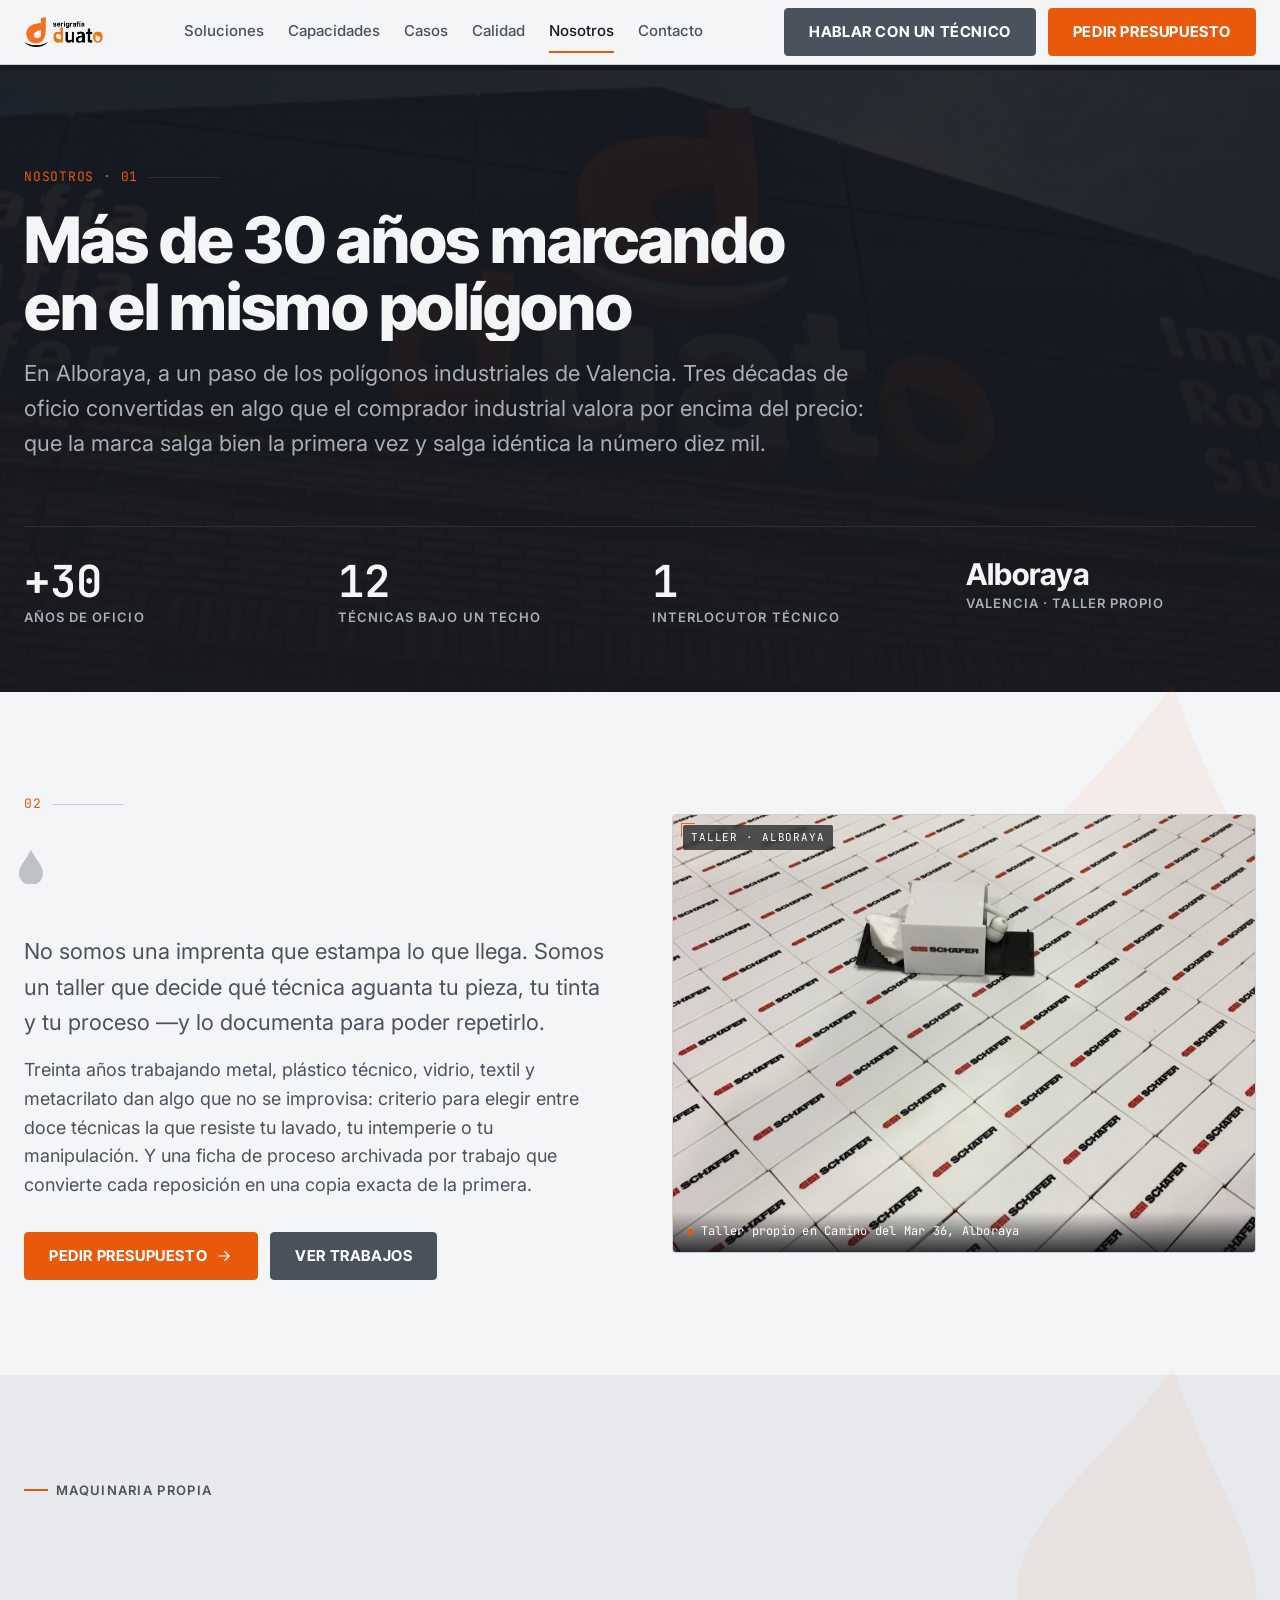
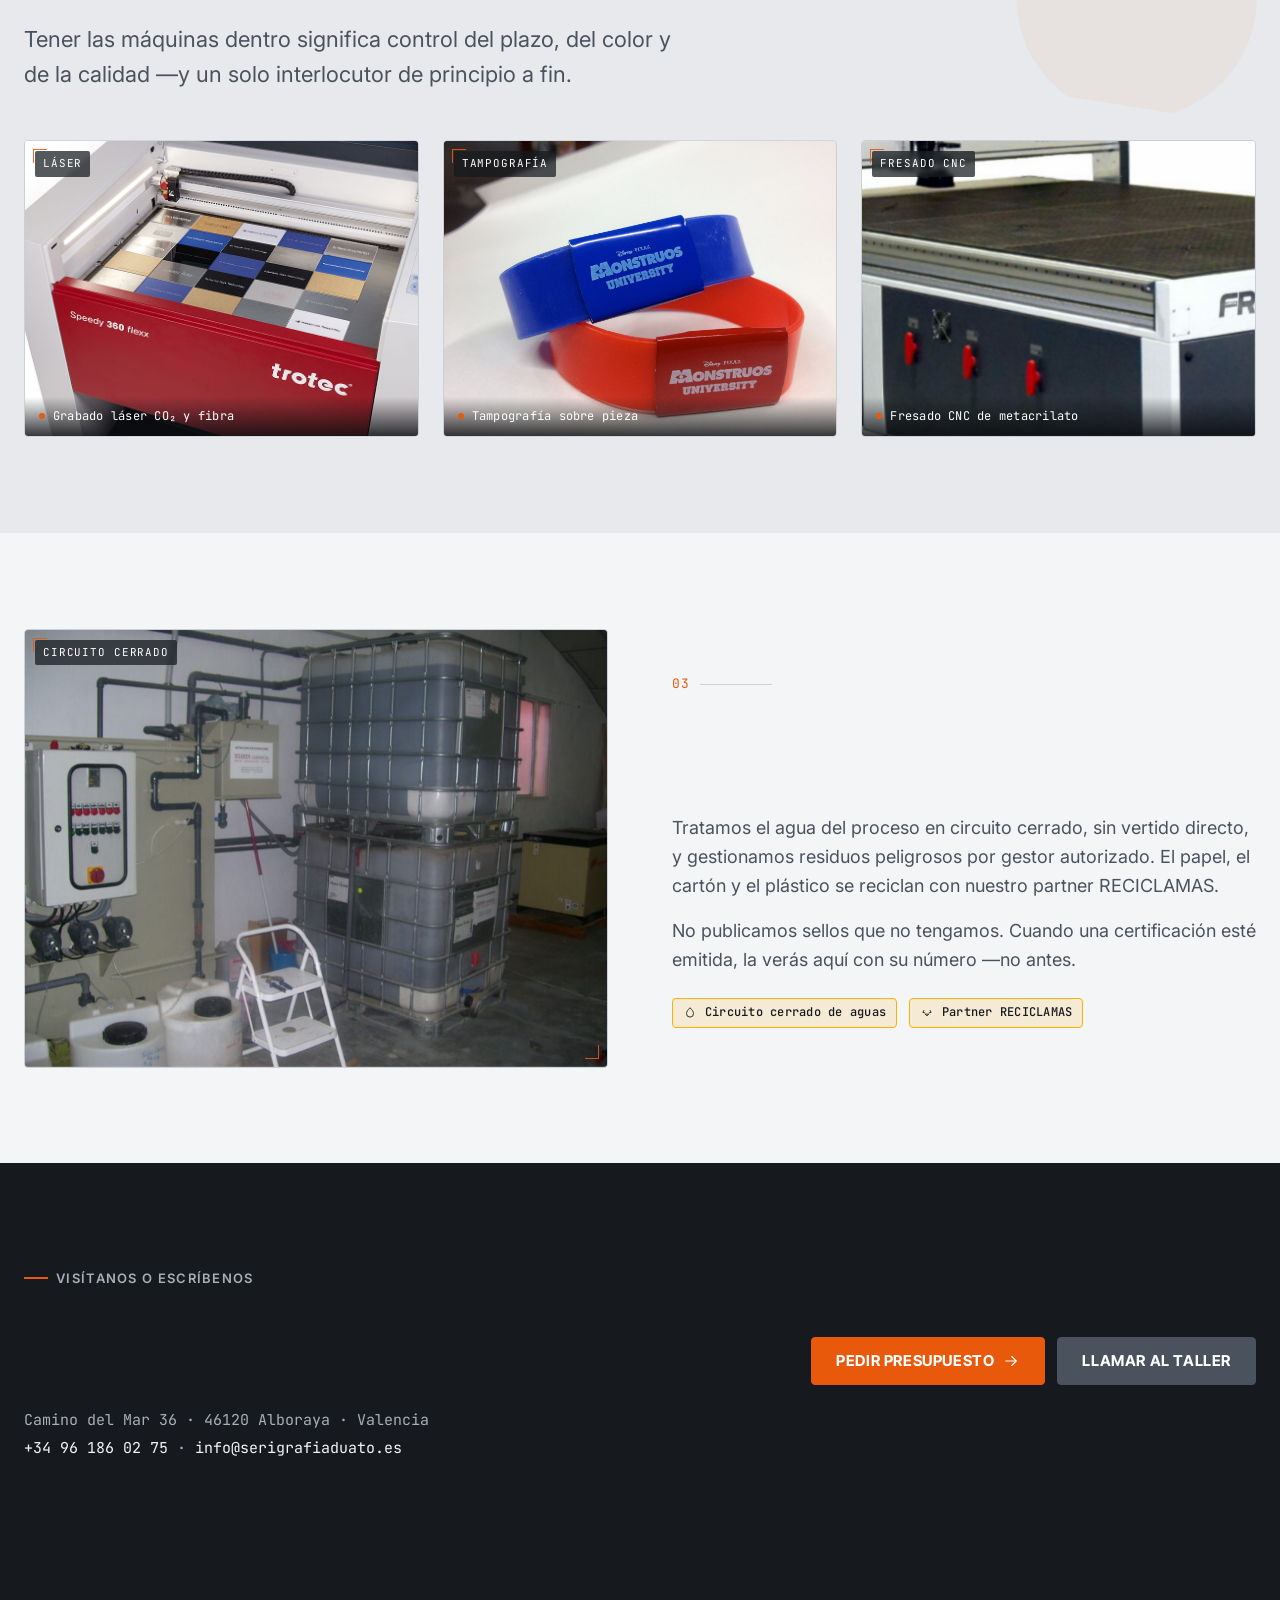
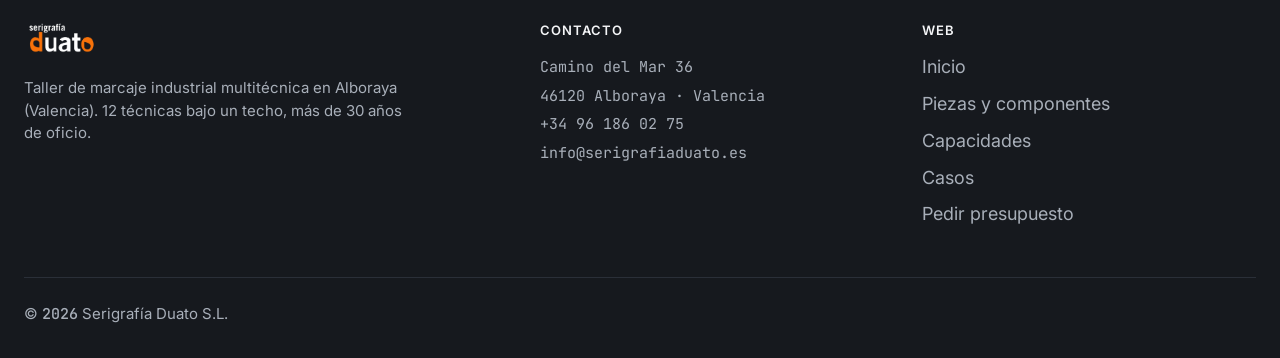
<file: nosotros.html>
<!doctype html>
<html lang="es">
<head>
  <meta charset="utf-8">
  <meta name="viewport" content="width=device-width, initial-scale=1">
  <title>Nosotros · Serigrafía Duato · Taller de marcaje industrial en Alboraya</title>
  <meta name="description" content="Más de 30 años marcando en Alboraya (Valencia). El taller de Serigrafía Duato: 12 técnicas bajo un techo, oficio convertido en control de proceso y un único interlocutor para todo el marcaje de tu planta.">
  <link rel="preconnect" href="https://fonts.googleapis.com">
  <link rel="preconnect" href="https://fonts.gstatic.com" crossorigin>
  <link href="https://fonts.googleapis.com/css2?family=Inter:wght@400;500;600&family=Inter+Tight:wght@600;700;800&family=JetBrains+Mono:wght@400;500&display=swap" rel="stylesheet">
  <link rel="stylesheet" href="_shared/design-system.css">
  <link rel="stylesheet" href="assets/fx.css">
  <style>
    section[id]{scroll-margin-top:80px}
    .about-hero{padding-block:var(--sp-9) var(--sp-8)}
    .about-grid{display:grid;grid-template-columns:1fr 1fr;gap:var(--sp-8);align-items:center}
    .machines{display:grid;grid-template-columns:repeat(3,1fr);gap:var(--gutter);margin-top:var(--sp-7)}
    .statband{display:grid;grid-template-columns:repeat(4,1fr);gap:var(--sp-5);border-top:1px solid var(--line-2);padding-top:var(--sp-6);margin-top:var(--sp-8)}
    @media(max-width:900px){.about-grid{grid-template-columns:1fr;gap:var(--sp-6)}.machines{grid-template-columns:1fr 1fr}.statband{grid-template-columns:1fr 1fr;gap:var(--sp-6) var(--sp-4)}}
    @media(max-width:560px){.machines{grid-template-columns:1fr}.statband{grid-template-columns:1fr 1fr}}
  </style>
</head>
<body>

  <!-- HEADER -->
  <header class="site-header">
    <div class="container">
      <a class="brand" href="home.html" aria-label="Serigrafía Duato, inicio">
        <img class="brand-logo" src="assets/img/homepage__logo-v2-con-d-horiz.png" alt="Serigrafía Duato · marcaje industrial" width="184" height="61">
      </a>
      <nav class="nav" id="primary-nav" aria-label="Principal">
        <a href="home.html#soluciones">Soluciones</a>
        <a href="home.html#capacidades">Capacidades</a>
        <a href="casos.html">Casos</a>
        <a href="home.html#calidad">Calidad</a>
        <a href="nosotros.html" aria-current="page">Nosotros</a>
        <a href="home.html#contacto">Contacto</a>
      </nav>
      <div class="header-cta">
        <a class="btn btn-ghost" href="tel:+34961860275">Hablar con un técnico</a>
        <a class="btn btn-safety" href="presupuesto.html">Pedir presupuesto</a>
        <button class="nav-toggle" type="button" aria-label="Abrir menú" aria-expanded="false" aria-controls="primary-nav">
          <svg class="icon" viewBox="0 0 24 24" aria-hidden="true"><path d="M3 6h18M3 12h18M3 18h18" stroke="currentColor" stroke-linecap="round"/></svg>
        </button>
      </div>
    </div>
  </header>

  <main>
    <!-- HERO -->
    <section class="section about-hero section--dark blueprint-bg has-media spotlight">
      <div class="hero-media" aria-hidden="true">
        <img src="assets/img/homepage__fachada-serigrafia-valencia-1.jpg" alt="" data-parallax="0.08" loading="eager">
      </div>
      <div class="container">
        <span class="section-no" data-fx>NOSOTROS · 01</span>
        <h1 data-fx="up" style="margin-top:var(--sp-4);max-width:20ch">Más de 30 años marcando en el mismo polígono</h1>
        <p class="lead" data-fx="up" data-fx-delay="80" style="margin-top:var(--sp-4);max-width:60ch">En Alboraya, a un paso de los polígonos industriales de Valencia. Tres décadas de oficio convertidas en algo que el comprador industrial valora por encima del precio: que la marca salga bien la primera vez y salga idéntica la número diez mil.</p>
        <div class="statband" data-fx-stagger>
          <div class="stat"><span class="stat-value count" data-count="30" data-prefix="+">+30</span><span class="stat-label">Años de oficio</span></div>
          <div class="stat"><span class="stat-value count" data-count="12">12</span><span class="stat-label">Técnicas bajo un techo</span></div>
          <div class="stat"><span class="stat-value count" data-count="1">1</span><span class="stat-label">Interlocutor técnico</span></div>
          <div class="stat"><span class="stat-value" style="font-family:var(--font-display);font-weight:var(--fw-bold);font-size:clamp(1.5rem,1.1rem + 1.2vw,1.875rem);color:var(--ink-on-dark)">Alboraya</span><span class="stat-label">Valencia · taller propio</span></div>
        </div>
      </div>
    </section>

    <!-- OFICIO -->
    <section class="section has-ink" id="oficio">
      <div class="container">
        <div class="about-grid">
          <div data-fx="right">
            <span class="section-no" data-fx>02</span>
            <h2 style="margin-top:var(--sp-3)">Oficio de taller, convertido en control de proceso</h2>
            <p class="lead" style="margin-top:var(--sp-4)">No somos una imprenta que estampa lo que llega. Somos un taller que decide qué técnica aguanta tu pieza, tu tinta y tu proceso —y lo documenta para poder repetirlo.</p>
            <p style="margin-top:var(--sp-4);color:var(--steel)">Treinta años trabajando metal, plástico técnico, vidrio, textil y metacrilato dan algo que no se improvisa: criterio para elegir entre doce técnicas la que resiste tu lavado, tu intemperie o tu manipulación. Y una ficha de proceso archivada por trabajo que convierte cada reposición en una copia exacta de la primera.</p>
            <div class="cluster" style="margin-top:var(--sp-6)">
              <a class="btn btn-safety" href="presupuesto.html">Pedir presupuesto
                <svg class="icon" viewBox="0 0 24 24" aria-hidden="true"><path d="M5 12h14M13 6l6 6-6 6" stroke="currentColor" stroke-width="1.5" stroke-linecap="round" stroke-linejoin="round"/></svg>
              </a>
              <a class="btn btn-ghost" href="casos.html">Ver trabajos</a>
            </div>
          </div>
          <div data-fx="left">
            <figure class="media regmark scan" data-ar="4/3">
              <span class="media-tag">Taller · Alboraya</span>
              <img src="assets/img/nosotros__IMG_5594-scaled.jpg" alt="Interior del taller de Serigrafía Duato en Alboraya con equipo de trabajo" loading="lazy">
              <figcaption class="media-cap"><span class="dot"></span>Taller propio en Camino del Mar 36, Alboraya</figcaption>
            </figure>
          </div>
        </div>
      </div>
    </section>

    <!-- MAQUINARIA -->
    <section class="section section--surface-2 has-ink" id="maquinaria">
      <div class="container">
        <div style="max-width:60ch">
          <span class="eyebrow">Maquinaria propia</span>
          <h2 style="margin-top:var(--sp-4)">Doce técnicas bajo un mismo techo, sin subcontratar</h2>
          <p class="lead" style="margin-top:var(--sp-4)">Tener las máquinas dentro significa control del plazo, del color y de la calidad —y un solo interlocutor de principio a fin.</p>
        </div>
        <div class="machines" data-fx-stagger>
          <figure class="media regmark scan" data-ar="4/3">
            <span class="media-tag">Láser</span>
            <img src="assets/img/laser__grabadora-laser-serie-speedy-co2-y-fibra-110.jpg" alt="Máquina de grabado láser CO2 y fibra en el taller de Duato" loading="lazy">
            <figcaption class="media-cap"><span class="dot"></span>Grabado láser CO₂ y fibra</figcaption>
          </figure>
          <figure class="media regmark scan" data-ar="4/3">
            <span class="media-tag">Tampografía</span>
            <img src="assets/img/tampografia__Imagen93.jpg" alt="Marcaje por tampografía sobre piezas en el taller de Duato" loading="lazy">
            <figcaption class="media-cap"><span class="dot"></span>Tampografía sobre pieza</figcaption>
          </figure>
          <figure class="media regmark scan" data-ar="4/3">
            <span class="media-tag">Fresado CNC</span>
            <img src="assets/img/homepage__fresadora-metacrilato-390x532.jpg" alt="Fresadora CNC de metacrilato en funcionamiento en el taller de Duato" loading="lazy">
            <figcaption class="media-cap"><span class="dot"></span>Fresado CNC de metacrilato</figcaption>
          </figure>
        </div>
      </div>
    </section>

    <!-- MEDIOAMBIENTE -->
    <section class="section" id="medioambiente">
      <div class="container">
        <div class="about-grid">
          <div data-fx="right">
            <figure class="media regmark" data-ar="4/3">
              <span class="media-tag">Circuito cerrado</span>
              <img src="assets/img/eco__100_0692-scaled-1-768x576.jpg" alt="Instalación de tratamiento de aguas en circuito cerrado en el taller de Duato" loading="lazy">
            </figure>
          </div>
          <div data-fx="left">
            <span class="section-no" data-fx>03</span>
            <h2 style="margin-top:var(--sp-3)">Lo que podemos demostrar, te lo demostramos</h2>
            <p style="margin-top:var(--sp-4);color:var(--steel)">Tratamos el agua del proceso en circuito cerrado, sin vertido directo, y gestionamos residuos peligrosos por gestor autorizado. El papel, el cartón y el plástico se reciclan con nuestro partner RECICLAMAS.</p>
            <p style="margin-top:var(--sp-4);color:var(--steel)">No publicamos sellos que no tengamos. Cuando una certificación esté emitida, la verás aquí con su número —no antes.</p>
            <div class="cluster" style="margin-top:var(--sp-5)">
              <span class="badge-normativa">
                <svg class="icon" viewBox="0 0 24 24" aria-hidden="true"><path d="M12 3c4 4 6 7 6 10a6 6 0 0 1-12 0c0-3 2-6 6-10z" stroke="currentColor" stroke-width="1.5" stroke-linejoin="round"/></svg>
                Circuito cerrado de aguas
              </span>
              <span class="badge-normativa">
                <svg class="icon" viewBox="0 0 24 24" aria-hidden="true"><path d="M7 7l-2 4 4 1M17 7l2 4-4 1M12 17l-3-3h6l-3 3z" stroke="currentColor" stroke-width="1.5" stroke-linejoin="round"/></svg>
                Partner RECICLAMAS
              </span>
            </div>
          </div>
        </div>
      </div>
    </section>

    <!-- CTA / CONTACTO -->
    <section class="section section--dark blueprint-bg spotlight" id="contacto">
      <div class="container between" style="flex-wrap:wrap;gap:var(--sp-6)">
        <div>
          <span class="eyebrow">Visítanos o escríbenos</span>
          <h2 style="margin-top:var(--sp-3);max-width:20ch">Ven a ver tu pieza sobre la mesa del taller</h2>
          <address class="footer-data" style="font-style:normal;margin-top:var(--sp-4);color:var(--steel-on-dark)">
            Camino del Mar 36 · 46120 Alboraya · Valencia<br>
            <a href="tel:+34961860275" style="color:var(--ink-on-dark)">+34 96 186 02 75</a> · <a href="mailto:info@serigrafiaduato.es" style="color:var(--ink-on-dark)">info@serigrafiaduato.es</a>
          </address>
        </div>
        <div class="cluster">
          <a class="btn btn-safety" href="presupuesto.html">Pedir presupuesto
            <svg class="icon" viewBox="0 0 24 24" aria-hidden="true"><path d="M5 12h14M13 6l6 6-6 6" stroke="currentColor" stroke-width="1.5" stroke-linecap="round" stroke-linejoin="round"/></svg>
          </a>
          <a class="btn btn-ghost" href="tel:+34961860275">Llamar al taller</a>
        </div>
      </div>
    </section>
  </main>

  <!-- FOOTER -->
  <footer class="site-footer">
    <div class="container">
      <div class="footer-grid">
        <div>
          <a class="brand" href="home.html"><img class="brand-logo" src="assets/img/homepage__logo-v3-claro.png" alt="Serigrafía Duato" width="150" height="50"></a>
          <p class="text-sm" style="margin-top:var(--sp-4);max-width:42ch;color:var(--steel-on-dark)">Taller de marcaje industrial multitécnica en Alboraya (Valencia). 12 técnicas bajo un techo, más de 30 años de oficio.</p>
        </div>
        <div>
          <h4>Contacto</h4>
          <address class="footer-data" style="font-style:normal">
            Camino del Mar 36<br>46120 Alboraya · Valencia<br>
            <a href="tel:+34961860275">+34 96 186 02 75</a><br>
            <a href="mailto:info@serigrafiaduato.es">info@serigrafiaduato.es</a>
          </address>
        </div>
        <div>
          <h4>Web</h4>
          <ul class="stack" style="--sp-4:8px">
            <li><a href="home.html">Inicio</a></li>
            <li><a href="marcaje-piezas-componentes.html">Piezas y componentes</a></li>
            <li><a href="capacidades-tampografia.html">Capacidades</a></li>
            <li><a href="casos.html">Casos</a></li>
            <li><a href="presupuesto.html">Pedir presupuesto</a></li>
          </ul>
        </div>
      </div>
      <div class="footer-bottom">
        <span>© <span class="mono">2026</span> Serigrafía Duato S.L.</span>
      </div>
    </div>
  </footer>

  <a class="whatsapp-sticky" href="https://wa.me/34961860275" aria-label="Escríbenos por WhatsApp">
    <svg class="icon" viewBox="0 0 24 24" aria-hidden="true"><path d="M4 20l1.4-4A8 8 0 1 1 9 18.6L4 20z" stroke="currentColor" stroke-width="1.5" stroke-linejoin="round"/><path d="M9 10c0 3 2 5 5 5" stroke="currentColor" stroke-width="1.5" stroke-linecap="round"/></svg>
    WhatsApp
  </a>

  <script>
    (function(){
      var t=document.querySelector('.nav-toggle'),n=document.getElementById('primary-nav');
      if(t&&n){t.addEventListener('click',function(){var o=n.classList.toggle('is-open');t.setAttribute('aria-expanded',String(o));});
        n.addEventListener('click',function(e){if(e.target.closest('a'))n.classList.remove('is-open');});}
    })();
  </script>
  <script src="assets/fx.js" defer></script>
</body>
</html>
</file>
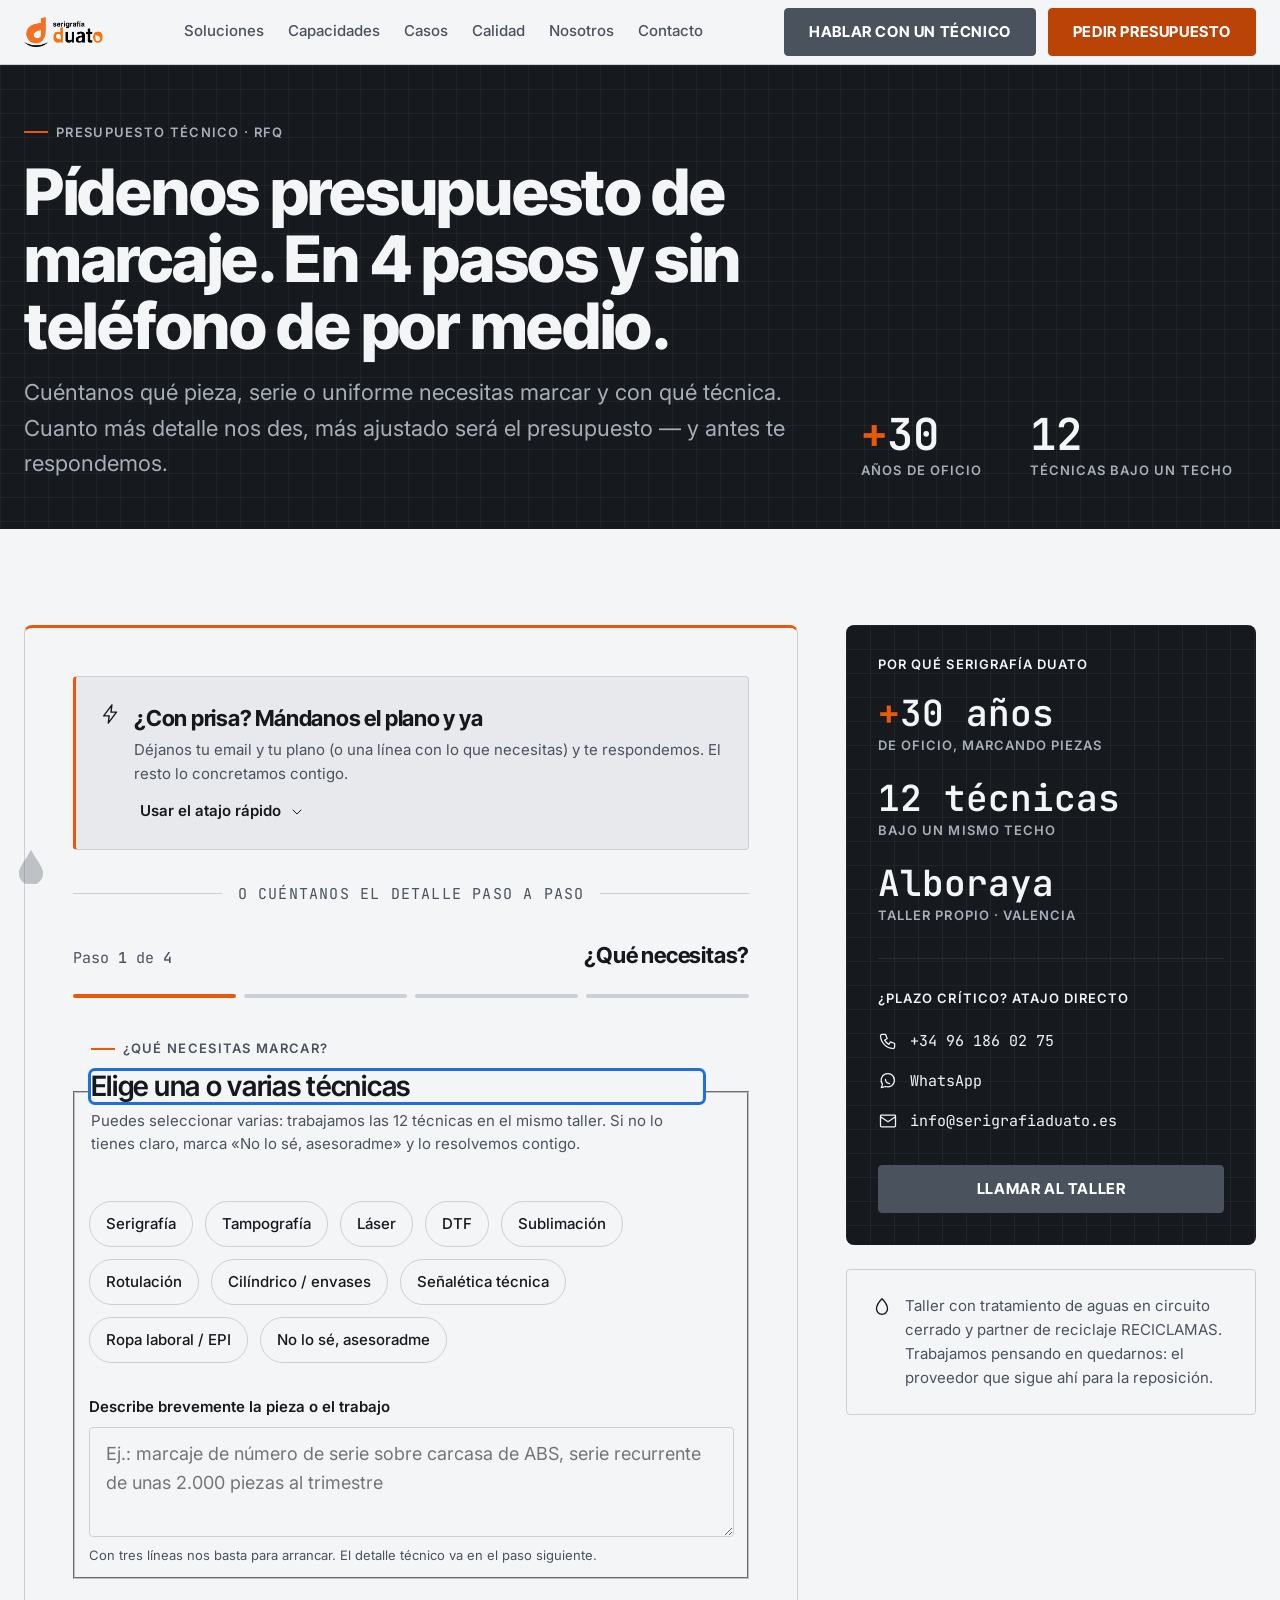
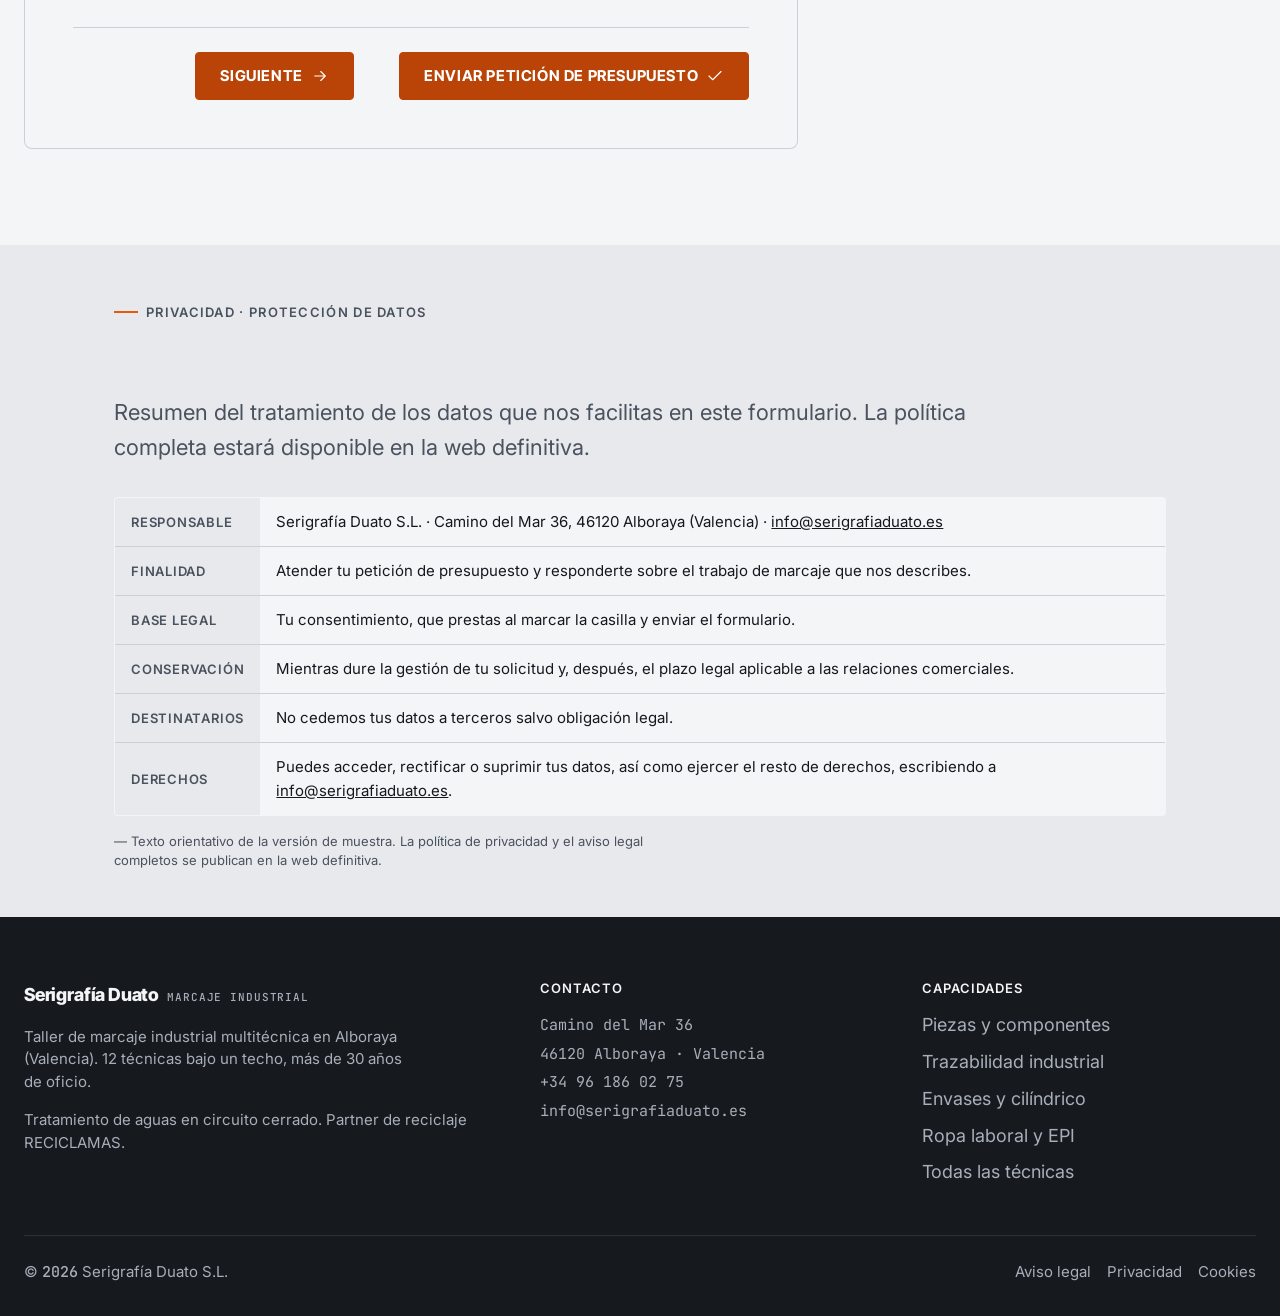
<file: presupuesto.html>
<!doctype html>
<html lang="es">
<head>
  <meta charset="utf-8">
  <meta name="viewport" content="width=device-width, initial-scale=1">
  <title>Pedir presupuesto · Serigrafía Duato — Marcaje industrial en Valencia</title>
  <meta name="description" content="Pide presupuesto de marcaje industrial a Serigrafía Duato (Alboraya, Valencia). Formulario técnico en 4 pasos: técnica, detalle de la pieza, datos. 12 técnicas bajo un techo, más de 30 años.">

  <!-- Fuentes -->
  <link rel="preconnect" href="https://fonts.googleapis.com">
  <link rel="preconnect" href="https://fonts.gstatic.com" crossorigin>
  <link href="https://fonts.googleapis.com/css2?family=Inter:wght@400;500;600&family=Inter+Tight:wght@600;700;800&family=JetBrains+Mono:wght@400;500&display=swap" rel="stylesheet">

  <!-- ====================================================================
       Sistema de diseño "Acero & Seguridad" · INLINE (_shared/design-system.css)
  ==================================================================== -->
  <style>
/* ============================================================================
   SERIGRAFÍA DUATO · v4 industrial · SISTEMA DE DISEÑO "Acero & Seguridad"
============================================================================ */

/* 1 · TOKENS */
:root {
  --surface:        #F4F5F7;
  --surface-2:      #E7E9ED;
  --ink:            #15181D;
  --steel:          #4A525E;
  --safety:         #E8590C;
  --safety-2:       #FFB000;
  --dark:           #16191E;

  --ink-on-dark:    #F4F5F7;
  --steel-on-dark:  #A8AFB9;
  --line:           #CBD0D8;
  --line-2:         #2A2F38;
  --safety-hover:   #CF4D08;
  --safety-press:   #B54206;
  --safety-ink:     #A53D06;
  --safety-tint:    rgba(232, 89, 12, .10);
  --safety-2-tint:  rgba(255, 176, 0, .14);
  --focus-ring:     #1B6FE0;

  --font-display: "Inter Tight", "Inter", system-ui, -apple-system, "Segoe UI", sans-serif;
  --font-text:    "Inter", system-ui, -apple-system, "Segoe UI", sans-serif;
  --font-mono:    "JetBrains Mono", "IBM Plex Mono", ui-monospace, "SFMono-Regular", monospace;

  --fs-display: clamp(2.25rem, 1.4rem + 4.2vw, 4rem);
  --fs-h2:      clamp(1.75rem, 1.25rem + 2.5vw, 2.5rem);
  --fs-h3:      clamp(1.375rem, 1.1rem + 1.4vw, 1.75rem);
  --fs-lead:    clamp(1.125rem, 1rem + .6vw, 1.375rem);
  --fs-body:    1.125rem;
  --fs-sm:      0.9375rem;
  --fs-eyebrow: 0.8125rem;
  --fs-data:    1rem;

  --lh-display: 1.05;
  --lh-head:    1.12;
  --lh-body:    1.6;
  --lh-tight:   1.3;

  --fw-regular: 400;
  --fw-medium:  500;
  --fw-semi:    600;
  --fw-bold:    700;
  --fw-black:   800;

  --tracking-eyebrow: 0.1em;
  --tracking-head:   -0.01em;
  --tracking-display:-0.02em;

  --sp-1:  4px;
  --sp-2:  8px;
  --sp-3:  12px;
  --sp-4:  16px;
  --sp-5:  24px;
  --sp-6:  32px;
  --sp-7:  48px;
  --sp-8:  64px;
  --sp-9:  96px;
  --sp-10: 128px;

  --container:    1280px;
  --container-sm: 1100px;
  --gutter:       24px;
  --gutter-mobile:16px;

  --radius-0:  0px;
  --radius-1:  2px;
  --radius-2:  4px;
  --radius-3:  8px;
  --radius-pill: 999px;

  --shadow-0: none;
  --shadow-1: 0 1px 0 0 var(--line);
  --shadow-2: 0 1px 2px rgba(21, 24, 29, .06), 0 0 0 1px var(--line);
  --shadow-3: 0 2px 0 0 rgba(21, 24, 29, .08), 0 0 0 1px var(--line);
  --shadow-focus: 0 0 0 3px var(--focus-ring);

  --ease: cubic-bezier(0.2, 0, 0, 1);
  --dur-1: 150ms;
  --dur-2: 200ms;
  --dur-3: 250ms;

  --grid-line: rgba(21, 24, 29, .035);
  --grid-line-dark: rgba(244, 245, 247, .045);
  --grid-size: 24px;
}

/* 2 · RESET LIGERO */
*, *::before, *::after { box-sizing: border-box; }
* { margin: 0; }
html { -webkit-text-size-adjust: 100%; text-size-adjust: 100%; scroll-behavior: smooth; }
@media (prefers-reduced-motion: reduce) { html { scroll-behavior: auto; } }

body {
  font-family: var(--font-text);
  font-size: var(--fs-body);
  line-height: var(--lh-body);
  font-weight: var(--fw-regular);
  color: var(--ink);
  background: var(--surface);
  -webkit-font-smoothing: antialiased;
  -moz-osx-font-smoothing: grayscale;
  font-feature-settings: "kern" 1, "liga" 1;
  text-rendering: optimizeLegibility;
}

img, svg, video, canvas { display: block; max-width: 100%; height: auto; }
svg { fill: none; }
button, input, select, textarea { font: inherit; color: inherit; }
button { cursor: pointer; background: none; border: none; }
a { color: inherit; text-decoration: none; }
ul, ol { list-style: none; padding: 0; }
table { border-collapse: collapse; width: 100%; }

:focus-visible { outline: none; box-shadow: var(--shadow-focus); border-radius: var(--radius-2); }

/* 3 · TIPOGRAFÍA BASE */
h1, h2, h3, h4 {
  font-family: var(--font-display);
  color: var(--ink);
  line-height: var(--lh-head);
  letter-spacing: var(--tracking-head);
  text-wrap: balance;
}
h1 { font-size: var(--fs-display); font-weight: var(--fw-black); line-height: var(--lh-display); letter-spacing: var(--tracking-display); }
h2 { font-size: var(--fs-h2); font-weight: var(--fw-bold); }
h3 { font-size: var(--fs-h3); font-weight: var(--fw-semi); }
h4 { font-size: var(--fs-lead); font-weight: var(--fw-medium); }

p { max-width: 68ch; }
.lead { font-size: var(--fs-lead); line-height: var(--lh-body); color: var(--steel); max-width: 64ch; }
small, .text-sm { font-size: var(--fs-sm); line-height: 1.5; }
strong, b { font-weight: var(--fw-semi); }
em, i { font-style: normal; font-weight: var(--fw-semi); }

.mono, .data, .spec, td.num, .stat-value {
  font-family: var(--font-mono);
  font-feature-settings: "tnum" 1, "lnum" 1;
  font-variant-numeric: tabular-nums lining-nums;
  font-weight: var(--fw-medium);
  letter-spacing: 0;
}
.mono-unit { color: var(--steel); font-weight: var(--fw-regular); }

/* 4 · UTILIDADES DE LAYOUT */
.container {
  width: 100%;
  max-width: var(--container);
  margin-inline: auto;
  padding-inline: var(--gutter);
}
.container--narrow { max-width: var(--container-sm); }

.section { padding-block: var(--sp-9); }
.section--tight { padding-block: var(--sp-7); }
.section--dark { background: var(--dark); color: var(--ink-on-dark); }
.section--dark h1, .section--dark h2, .section--dark h3, .section--dark h4 { color: var(--ink-on-dark); }
.section--dark .lead { color: var(--steel-on-dark); }
.section--surface-2 { background: var(--surface-2); }

.grid { display: grid; gap: var(--gutter); grid-template-columns: repeat(12, 1fr); }
.col-12 { grid-column: span 12; }
.col-8  { grid-column: span 8; }
.col-7  { grid-column: span 7; }
.col-6  { grid-column: span 6; }
.col-5  { grid-column: span 5; }
.col-4  { grid-column: span 4; }
.col-3  { grid-column: span 3; }
.grid-cards { display: grid; gap: var(--gutter); grid-template-columns: repeat(auto-fit, minmax(280px, 1fr)); }
.grid-cards--2 { grid-template-columns: repeat(auto-fit, minmax(360px, 1fr)); }
.stack > * + * { margin-top: var(--sp-4); }
.stack-lg > * + * { margin-top: var(--sp-6); }
.cluster { display: flex; flex-wrap: wrap; gap: var(--sp-3); align-items: center; }
.between { display: flex; align-items: center; justify-content: space-between; gap: var(--sp-4); }

/* 5 · EYEBROW */
.eyebrow {
  display: inline-flex;
  align-items: center;
  gap: var(--sp-2);
  font-family: var(--font-text);
  font-size: var(--fs-eyebrow);
  font-weight: var(--fw-semi);
  line-height: 1;
  text-transform: uppercase;
  letter-spacing: var(--tracking-eyebrow);
  color: var(--steel);
}
.eyebrow::before {
  content: "";
  width: 24px;
  height: 2px;
  background: var(--safety);
  flex: none;
}
.section--dark .eyebrow { color: var(--steel-on-dark); }

/* 6 · BOTONES */
.btn {
  display: inline-flex;
  align-items: center;
  justify-content: center;
  gap: var(--sp-2);
  min-height: 48px;
  padding: 0 var(--sp-5);
  font-family: var(--font-display);
  font-size: var(--fs-sm);
  font-weight: var(--fw-bold);
  letter-spacing: 0.04em;
  text-transform: uppercase;
  border-radius: var(--radius-2);
  border: 1.5px solid transparent;
  transition: background var(--dur-2) var(--ease),
              border-color var(--dur-2) var(--ease),
              color var(--dur-2) var(--ease),
              transform var(--dur-1) var(--ease);
  white-space: nowrap;
}
.btn:active { transform: translateY(1px); }
.btn .icon { width: 18px; height: 18px; flex: none; }

/* Primario · CTA de marca unificado en las 4 páginas: naranja profundo + texto
   blanco. Blanco sobre #BA4408 ≈ 5.0:1 → cumple WCAG 2.2 AA texto normal. El token
   --safety (#E8590C) se reserva a acentos no-texto (tick eyebrow, índice, stat). */
.btn-safety { background: #BA4408; color: #FFFFFF; border-color: #BA4408; }
.btn-safety:hover { background: #A23A06; border-color: #A23A06; color: #FFFFFF; }
.btn-safety:active { background: #8F3305; border-color: #8F3305; color: #FFFFFF; }
.btn-safety .icon { stroke: #FFFFFF; }

.btn-ghost { background: transparent; color: var(--ink); border-color: var(--steel); }
.btn-ghost:hover { background: var(--ink); color: var(--ink-on-dark); border-color: var(--ink); }
.section--dark .btn-ghost { color: var(--ink-on-dark); border-color: var(--steel-on-dark); }
.section--dark .btn-ghost:hover { background: var(--ink-on-dark); color: var(--ink); border-color: var(--ink-on-dark); }

.btn-dark { background: var(--ink); color: var(--ink-on-dark); border-color: var(--ink); }
.btn-dark:hover { background: #000; border-color: #000; }

.btn-block { width: 100%; }
.btn[disabled], .btn[aria-disabled="true"] { opacity: .45; pointer-events: none; }

/* 7 · TARJETAS */
.card {
  background: var(--surface);
  border: 1px solid var(--line);
  border-radius: var(--radius-2);
  padding: var(--sp-6);
  display: flex;
  flex-direction: column;
  gap: var(--sp-3);
  transition: border-color var(--dur-2) var(--ease), box-shadow var(--dur-2) var(--ease);
  position: relative;
}
.card:hover { border-color: var(--steel); box-shadow: var(--shadow-3); }
.card--accent { border-top: 3px solid var(--safety); }
.card .card-icon { width: 32px; height: 32px; color: var(--ink); stroke: var(--ink); stroke-width: 1.5; }
.card h3 { font-size: var(--fs-h3); }
.card p { color: var(--steel); font-size: var(--fs-sm); }
.card .card-meta {
  margin-top: auto;
  font-family: var(--font-mono);
  font-size: var(--fs-sm);
  font-variant-numeric: tabular-nums;
  color: var(--steel);
  border-top: 1px solid var(--line);
  padding-top: var(--sp-3);
}
.card-link { margin-top: var(--sp-2); font-weight: var(--fw-semi); color: var(--ink); display: inline-flex; align-items: center; gap: 6px; }
.card-link .icon { width: 16px; height: 16px; transition: transform var(--dur-2) var(--ease); }
.card:hover .card-link .icon { transform: translateX(4px); }

/* 8 · TABLA TÉCNICA */
.spec-table {
  border: 1px solid var(--line);
  border-radius: var(--radius-2);
  overflow: hidden;
  background: var(--surface);
  font-size: var(--fs-sm);
}
.spec-table caption {
  text-align: left;
  padding: var(--sp-3) var(--sp-4);
  font-size: var(--fs-eyebrow);
  font-weight: var(--fw-semi);
  text-transform: uppercase;
  letter-spacing: 0.06em;
  color: var(--steel);
  background: var(--surface-2);
  border-bottom: 1px solid var(--line);
}
.spec-table th {
  text-align: left;
  padding: var(--sp-3) var(--sp-4);
  font-size: var(--fs-eyebrow);
  font-weight: var(--fw-semi);
  text-transform: uppercase;
  letter-spacing: 0.06em;
  color: var(--steel);
  background: var(--surface-2);
  border-bottom: 1px solid var(--line);
}
.spec-table td {
  padding: var(--sp-3) var(--sp-4);
  border-bottom: 1px solid var(--line);
  vertical-align: top;
  color: var(--ink);
}
.spec-table tr:last-child td { border-bottom: none; }
.spec-table td.num, .spec-table .mono {
  font-family: var(--font-mono);
  font-variant-numeric: tabular-nums lining-nums;
  font-weight: var(--fw-medium);
}
.spec-table tbody tr:hover { background: var(--surface-2); }

/* 9 · BADGE DE NORMATIVA / PRL */
.badge-normativa {
  display: inline-flex;
  align-items: center;
  gap: var(--sp-2);
  padding: 4px 10px;
  font-family: var(--font-mono);
  font-size: 0.75rem;
  font-weight: var(--fw-medium);
  letter-spacing: 0.02em;
  color: var(--ink);
  background: var(--safety-2-tint);
  border: 1px solid var(--safety-2);
  border-radius: var(--radius-2);
}
.badge-normativa .icon { width: 14px; height: 14px; color: var(--ink); stroke: var(--ink); stroke-width: 1.5; flex: none; }

.badge-pending {
  display: inline-flex; align-items: center; gap: 6px;
  padding: 3px 8px; font-family: var(--font-mono); font-size: 0.72rem;
  letter-spacing: 0.02em; color: var(--steel);
  background: var(--surface-2); border: 1px dashed var(--steel); border-radius: var(--radius-2);
}
.badge-pending .icon { width: 14px; height: 14px; color: var(--steel); stroke: var(--steel); stroke-width: 1.5; flex: none; }

/* 10 · DISCLAIMER */
.disclaimer {
  font-size: 0.8125rem;
  line-height: 1.4;
  color: var(--steel);
  font-family: var(--font-text);
}
.disclaimer::before { content: "— "; }

/* 11 · STAT */
.stat { display: flex; flex-direction: column; gap: var(--sp-1); }
.stat-value {
  font-family: var(--font-mono);
  font-size: clamp(2rem, 1.4rem + 2vw, 2.75rem);
  font-weight: var(--fw-semi);
  font-variant-numeric: tabular-nums;
  line-height: 1;
  color: var(--ink);
}
.stat-value .accent { color: var(--safety); }
.stat-label {
  font-size: var(--fs-eyebrow);
  text-transform: uppercase;
  letter-spacing: 0.08em;
  color: var(--steel);
  font-weight: var(--fw-semi);
}
.section--dark .stat-value { color: var(--ink-on-dark); }
.section--dark .stat-label { color: var(--steel-on-dark); }

/* 12 · RETÍCULA DE PLANO / BLUEPRINT */
.blueprint-bg { position: relative; isolation: isolate; }
.blueprint-bg::before {
  content: "";
  position: absolute;
  inset: 0;
  z-index: -1;
  background-image:
    linear-gradient(to right, var(--grid-line) 1px, transparent 1px),
    linear-gradient(to bottom, var(--grid-line) 1px, transparent 1px);
  background-size: var(--grid-size) var(--grid-size);
  pointer-events: none;
}
.section--dark.blueprint-bg::before {
  background-image:
    linear-gradient(to right, var(--grid-line-dark) 1px, transparent 1px),
    linear-gradient(to bottom, var(--grid-line-dark) 1px, transparent 1px);
}

/* 13 · PLACEHOLDER DE IMAGEN HONESTO */
.media-pending {
  position: relative;
  display: flex;
  align-items: flex-end;
  aspect-ratio: 4 / 3;
  width: 100%;
  background: var(--surface-2);
  background-image:
    linear-gradient(to right, var(--grid-line) 1px, transparent 1px),
    linear-gradient(to bottom, var(--grid-line) 1px, transparent 1px);
  background-size: var(--grid-size) var(--grid-size);
  border: 1px solid var(--line);
  border-radius: var(--radius-2);
  overflow: hidden;
}
.media-pending::after {
  content: "+";
  position: absolute;
  top: var(--sp-3); right: var(--sp-4);
  font-family: var(--font-mono);
  color: var(--steel);
  font-size: 1.25rem;
  line-height: 1;
}
.media-pending .media-label {
  width: 100%;
  padding: var(--sp-3) var(--sp-4);
  background: linear-gradient(to top, rgba(231,233,237,.96), rgba(231,233,237,0));
  font-family: var(--font-mono);
  font-size: 0.8125rem;
  letter-spacing: 0.01em;
  color: var(--steel);
  display: flex;
  align-items: center;
  gap: var(--sp-2);
}
.media-pending .media-label .icon { width: 16px; height: 16px; color: var(--steel); stroke: var(--steel); stroke-width: 1.5; flex: none; }
.media-pending--dark {
  background: var(--dark);
  background-image:
    linear-gradient(to right, var(--grid-line-dark) 1px, transparent 1px),
    linear-gradient(to bottom, var(--grid-line-dark) 1px, transparent 1px);
  background-size: var(--grid-size) var(--grid-size);
  border-color: var(--line-2);
}
.media-pending--dark .media-label { color: var(--steel-on-dark); background: linear-gradient(to top, rgba(22,25,30,.96), rgba(22,25,30,0)); }
.media-pending--dark .media-label .icon { color: var(--steel-on-dark); stroke: var(--steel-on-dark); }

/* 14 · HEADER + NAV */
.site-header {
  position: sticky;
  top: 0;
  z-index: 100;
  background: rgba(244, 245, 247, .92);
  backdrop-filter: saturate(120%) blur(8px);
  border-bottom: 1px solid var(--line);
}
.site-header .container { display: flex; align-items: center; justify-content: space-between; min-height: 64px; gap: var(--sp-5); }
.brand { display: inline-flex; align-items: baseline; gap: var(--sp-2); font-family: var(--font-display); font-weight: var(--fw-black); font-size: 1.125rem; color: var(--ink); letter-spacing: -0.01em; }
.brand .brand-sub { font-family: var(--font-mono); font-size: 0.6875rem; font-weight: var(--fw-medium); text-transform: uppercase; letter-spacing: 0.08em; color: var(--steel); }
.nav { display: flex; align-items: center; gap: var(--sp-5); }
.nav a { font-size: var(--fs-sm); font-weight: var(--fw-medium); color: var(--steel); padding: var(--sp-2) 0; border-bottom: 2px solid transparent; transition: color var(--dur-2) var(--ease), border-color var(--dur-2) var(--ease); }
.nav a:hover, .nav a[aria-current="page"] { color: var(--ink); border-bottom-color: var(--safety); }
.header-cta { display: flex; align-items: center; gap: var(--sp-3); }
.nav-toggle { display: none; width: 44px; height: 44px; align-items: center; justify-content: center; color: var(--ink); }
.nav-toggle .icon { width: 24px; height: 24px; stroke: var(--ink); stroke-width: 1.5; }

/* 15 · FOOTER */
.site-footer { background: var(--dark); color: var(--steel-on-dark); padding-block: var(--sp-8) var(--sp-6); }
.site-footer a { color: var(--steel-on-dark); transition: color var(--dur-2) var(--ease); }
.site-footer a:hover { color: var(--ink-on-dark); }
.site-footer h4 { color: var(--ink-on-dark); font-size: var(--fs-eyebrow); text-transform: uppercase; letter-spacing: 0.08em; font-family: var(--font-text); font-weight: var(--fw-semi); margin-bottom: var(--sp-4); }
.footer-grid { display: grid; gap: var(--sp-7); grid-template-columns: 1.4fr 1fr 1fr; }
.footer-data { font-family: var(--font-mono); font-size: var(--fs-sm); font-variant-numeric: tabular-nums; line-height: 1.9; }
.footer-bottom { margin-top: var(--sp-7); padding-top: var(--sp-5); border-top: 1px solid var(--line-2); display: flex; flex-wrap: wrap; gap: var(--sp-4); justify-content: space-between; font-size: var(--fs-sm); }
.footer-legal { display: flex; flex-wrap: wrap; gap: var(--sp-4); }

/* 16 · WHATSAPP STICKY */
.whatsapp-sticky {
  display: none;
  position: fixed;
  right: 16px;
  bottom: 16px;
  z-index: 200;
  align-items: center;
  gap: var(--sp-2);
  padding: 0 var(--sp-5);
  min-height: 52px;
  background: var(--ink);
  color: var(--ink-on-dark);
  border-radius: var(--radius-pill);
  font-family: var(--font-display);
  font-weight: var(--fw-bold);
  font-size: var(--fs-sm);
  box-shadow: 0 4px 16px rgba(21,24,29,.28);
}
.whatsapp-sticky .icon { width: 22px; height: 22px; stroke: var(--ink-on-dark); stroke-width: 1.5; }

/* 17 · RFQ — barra de progreso + paso */
.rfq-progress { display: flex; gap: var(--sp-2); margin-bottom: var(--sp-6); }
.rfq-progress .step {
  flex: 1;
  height: 4px;
  background: var(--line);
  border-radius: var(--radius-1);
  position: relative;
  transition: background var(--dur-2) var(--ease);
}
.rfq-progress .step.is-done { background: var(--steel); }
.rfq-progress .step.is-active { background: var(--safety); }
.rfq-progress-label { font-family: var(--font-mono); font-size: var(--fs-sm); color: var(--steel); margin-bottom: var(--sp-3); }
.rfq-step h3 { margin-bottom: var(--sp-2); }

.chip {
  display: inline-flex; align-items: center; gap: var(--sp-2);
  padding: 10px var(--sp-4);
  border: 1.5px solid var(--line);
  border-radius: var(--radius-pill);
  background: var(--surface);
  font-size: var(--fs-sm); font-weight: var(--fw-medium);
  color: var(--ink);
  transition: border-color var(--dur-2) var(--ease), background var(--dur-2) var(--ease);
  cursor: pointer;
  position: relative;
}
.chip:hover { border-color: var(--steel); }
.chip input { position: absolute; opacity: 0; pointer-events: none; }
.chip:has(input:checked), .chip.is-selected { border-color: var(--safety); background: var(--safety-tint); }
.chip:focus-within { box-shadow: var(--shadow-focus); }

.field { display: flex; flex-direction: column; gap: var(--sp-2); }
.field label { font-size: var(--fs-sm); font-weight: var(--fw-semi); color: var(--ink); }
.field input, .field select, .field textarea {
  width: 100%;
  min-height: 48px;
  padding: 12px var(--sp-4);
  background: var(--surface);
  border: 1.5px solid var(--line);
  border-radius: var(--radius-2);
  color: var(--ink);
  transition: border-color var(--dur-2) var(--ease);
}
.field textarea { min-height: 110px; resize: vertical; }
.field input:focus, .field select:focus, .field textarea:focus { outline: none; border-color: var(--steel); box-shadow: var(--shadow-focus); }
.field-hint { font-size: 0.8125rem; color: var(--steel); }
.field-error { font-size: 0.8125rem; color: var(--safety-ink); font-weight: var(--fw-semi); display: none; }
.field-error:empty { display: none !important; }
.field-error::before { content: ""; display: inline-block; width: 14px; height: 14px; margin-right: 6px; vertical-align: -2px; background-color: currentColor; -webkit-mask: no-repeat center / contain url("data:image/svg+xml,%3Csvg xmlns='http://www.w3.org/2000/svg' viewBox='0 0 24 24'%3E%3Cpath fill='%23000' d='M12 2 1 21h22L12 2zm0 14a1.25 1.25 0 1 1 0 2.5A1.25 1.25 0 0 1 12 16zm-1.1-7h2.2l-.3 5.5h-1.6L10.9 9z'/%3E%3C/svg%3E"); mask: no-repeat center / contain url("data:image/svg+xml,%3Csvg xmlns='http://www.w3.org/2000/svg' viewBox='0 0 24 24'%3E%3Cpath fill='%23000' d='M12 2 1 21h22L12 2zm0 14a1.25 1.25 0 1 1 0 2.5A1.25 1.25 0 0 1 12 16zm-1.1-7h2.2l-.3 5.5h-1.6L10.9 9z'/%3E%3C/svg%3E"); }
.field.has-error input, .field.has-error select, .field.has-error textarea { border-color: var(--safety); }
.field.has-error .field-error { display: block; }

.dropzone {
  border: 1.5px dashed var(--steel);
  border-radius: var(--radius-2);
  padding: var(--sp-7) var(--sp-5);
  text-align: center;
  color: var(--steel);
  background: var(--surface-2);
  display: flex; flex-direction: column; align-items: center; gap: var(--sp-3);
  cursor: pointer;
  transition: border-color var(--dur-2) var(--ease), background var(--dur-2) var(--ease);
}
.dropzone:hover { border-color: var(--ink); }
.dropzone.is-dragover { border-color: var(--safety); background: var(--safety-tint); }
.dropzone .icon { width: 32px; height: 32px; stroke: var(--steel); stroke-width: 1.5; }
.dropzone.is-dragover .icon { stroke: var(--safety); }

/* 18 · HELPERS DE COLOR / TEXTO */
.text-steel { color: var(--steel); }
.text-safety { color: var(--safety); }
.req { color: var(--safety-ink); font-weight: var(--fw-bold); }
.req-text { color: var(--steel); font-weight: var(--fw-regular); font-size: 0.78rem; text-transform: none; letter-spacing: 0; }
.sr-only { position: absolute; width: 1px; height: 1px; padding: 0; margin: -1px; overflow: hidden; clip: rect(0 0 0 0); white-space: nowrap; border: 0; }
.text-center { text-align: center; }
.measure { max-width: 60ch; }
.divider { height: 1px; background: var(--line); border: none; margin-block: var(--sp-6); }
.section--dark .divider { background: var(--line-2); }

/* 19 · MOTION */
.reveal { opacity: 0; transform: translateY(12px); transition: opacity var(--dur-3) var(--ease), transform var(--dur-3) var(--ease); }
.reveal.is-in { opacity: 1; transform: none; }

@media (prefers-reduced-motion: reduce) {
  *, *::before, *::after { animation-duration: 0.001ms !important; animation-iteration-count: 1 !important; transition-duration: 0.001ms !important; }
  .reveal { opacity: 1; transform: none; }
}

/* 20 · RESPONSIVE */
@media (max-width: 980px) {
  .footer-grid { grid-template-columns: 1fr 1fr; }
  .col-8, .col-7, .col-6, .col-5, .col-4, .col-3 { grid-column: span 6; }
}

@media (max-width: 760px) {
  :root { --gutter: var(--gutter-mobile); }
  .container { padding-inline: var(--gutter-mobile); }
  .section { padding-block: var(--sp-7); }
  .section--tight { padding-block: var(--sp-6); }

  .nav { display: none; }
  .nav-toggle { display: inline-flex; }
  .site-header .header-cta .btn-ghost { display: none; }

  .grid { grid-template-columns: repeat(6, 1fr); }
  .col-12, .col-8, .col-7, .col-6, .col-5, .col-4, .col-3 { grid-column: 1 / -1; }

  .footer-grid { grid-template-columns: 1fr; gap: var(--sp-6); }
  .footer-bottom { flex-direction: column; gap: var(--sp-3); }

  .whatsapp-sticky { display: inline-flex; }

  .spec-table.collapsible thead { display: none; }
  .spec-table.collapsible, .spec-table.collapsible tbody, .spec-table.collapsible tr, .spec-table.collapsible td { display: block; width: 100%; }
  .spec-table.collapsible tr { border-bottom: 1px solid var(--line); padding: var(--sp-2) 0; }
  .spec-table.collapsible td { border-bottom: none; padding: 6px var(--sp-4); }
  .spec-table.collapsible td[data-label]::before {
    content: attr(data-label) " · ";
    font-family: var(--font-text);
    text-transform: uppercase;
    letter-spacing: 0.06em;
    font-size: 0.6875rem;
    font-weight: var(--fw-semi);
    color: var(--steel);
  }

  body { padding-bottom: 84px; }
}

@media (max-width: 380px) {
  :root { --fs-body: 1.0625rem; }
  .btn { padding-inline: var(--sp-4); }
}
  </style>

  <!-- ====================================================================
       Ajustes puntuales de esta página (solo tokens) — RFQ
  ==================================================================== -->
  <style>
/* Menú móvil desplegable funcional (panel posicionado bajo el header) */
@media (max-width: 760px) {
  .site-header { position: sticky; }
  .nav.is-open {
    display: flex;
    flex-direction: column;
    align-items: stretch;
    gap: 0;
    position: absolute;
    left: 0; right: 0;
    top: 100%;
    background: var(--surface);
    border-bottom: 1px solid var(--line);
    box-shadow: 0 8px 16px rgba(21, 24, 29, .12);
    padding: var(--sp-2) var(--gutter-mobile) var(--sp-4);
    z-index: 99;
  }
  .nav.is-open a {
    padding: var(--sp-4) 0;
    border-bottom: 1px solid var(--line);
    border-left: none;
    font-size: var(--fs-body);
  }
  .nav.is-open a:last-child { border-bottom: none; }
}

/* Layout RFQ: formulario + lateral persistente */
.rfq-layout { display: grid; gap: var(--sp-7); grid-template-columns: minmax(0, 1.7fr) minmax(300px, 0.9fr); align-items: start; }

/* Panel del formulario */
.rfq-panel {
  background: var(--surface);
  border: 1px solid var(--line);
  border-top: 3px solid var(--safety);
  border-radius: var(--radius-3);
  padding: var(--sp-7);
}

/* Cada paso (oculto salvo el activo) */
.rfq-step { display: none; }
.rfq-step.is-current { display: block; }
.rfq-step .step-intro { margin-bottom: var(--sp-5); }

/* Cabecera de progreso */
.rfq-head { margin-bottom: var(--sp-6); }
.rfq-progress-meta { display: flex; align-items: baseline; justify-content: space-between; gap: var(--sp-4); margin-bottom: var(--sp-3); flex-wrap: wrap; }
.rfq-progress-meta .step-name { font-family: var(--font-display); font-weight: var(--fw-bold); font-size: var(--fs-lead); color: var(--ink); letter-spacing: var(--tracking-head); }

/* Grupos de chips */
.chip-grid { display: flex; flex-wrap: wrap; gap: var(--sp-3); margin-top: var(--sp-4); }

/* Campos en 2 columnas en desktop */
.field-row { display: grid; grid-template-columns: 1fr 1fr; gap: var(--sp-4); }

/* Bloque condicional */
.conditional {
  border: 1px solid var(--line);
  border-left: 3px solid var(--safety-2);
  border-radius: var(--radius-2);
  padding: var(--sp-5);
  background: var(--surface-2);
  margin-top: var(--sp-4);
}
.conditional .cond-title {
  font-family: var(--font-mono);
  font-size: 0.78rem;
  text-transform: uppercase;
  letter-spacing: 0.06em;
  color: var(--steel);
  margin-bottom: var(--sp-4);
  display: flex; align-items: center; gap: var(--sp-2);
}
.conditional .cond-title .icon { width: 16px; height: 16px; stroke: var(--steel); stroke-width: 1.5; flex: none; }

/* Lista de archivos subidos (UI, sin backend) */
.file-list { margin-top: var(--sp-3); display: flex; flex-direction: column; gap: var(--sp-2); }
.file-item {
  display: flex; align-items: center; gap: var(--sp-3);
  padding: var(--sp-3) var(--sp-4);
  background: var(--surface);
  border: 1px solid var(--line);
  border-radius: var(--radius-2);
  font-family: var(--font-mono);
  font-size: var(--fs-sm);
  font-variant-numeric: tabular-nums;
}
.file-item .file-icon { width: 18px; height: 18px; stroke: var(--steel); stroke-width: 1.5; flex: none; }
.file-item .file-name { color: var(--ink); flex: 1; min-width: 0; overflow: hidden; text-overflow: ellipsis; white-space: nowrap; }
.file-item .file-size { color: var(--steel); }
.file-item .file-remove { width: 28px; height: 28px; display: inline-flex; align-items: center; justify-content: center; color: var(--steel); border-radius: var(--radius-2); flex: none; }
.file-item .file-remove:hover { color: var(--safety); background: var(--safety-tint); }
.file-item .file-remove .icon { width: 16px; height: 16px; stroke: currentColor; stroke-width: 1.5; }

/* Navegación entre pasos */
.rfq-nav { display: flex; align-items: center; justify-content: space-between; gap: var(--sp-4); margin-top: var(--sp-7); padding-top: var(--sp-5); border-top: 1px solid var(--line); }
.rfq-nav .btn-back { display: inline-flex; align-items: center; gap: var(--sp-2); font-weight: var(--fw-semi); color: var(--steel); font-size: var(--fs-sm); }
.rfq-nav .btn-back .icon { width: 18px; height: 18px; stroke: currentColor; stroke-width: 1.5; }
.rfq-nav .btn-back:hover { color: var(--ink); }
.rfq-nav .btn-back[hidden] { visibility: hidden; }

/* Resumen (paso 4) */
.summary-grid { display: grid; gap: var(--sp-2); }
.summary-row {
  display: grid; grid-template-columns: 160px 1fr; gap: var(--sp-4);
  padding: var(--sp-3) 0;
  border-bottom: 1px solid var(--line);
}
.summary-row:last-child { border-bottom: none; }
.summary-key { font-family: var(--font-text); font-size: var(--fs-sm); font-weight: var(--fw-semi); text-transform: uppercase; letter-spacing: 0.04em; color: var(--steel); }
.summary-val { font-family: var(--font-mono); font-size: var(--fs-sm); font-variant-numeric: tabular-nums; color: var(--ink); }
.summary-val.empty { color: var(--steel); font-style: normal; }

/* Promesa de respuesta (paso 4) */
.promise {
  display: flex; gap: var(--sp-4); align-items: flex-start;
  padding: var(--sp-5);
  background: var(--surface-2);
  border: 1px solid var(--line);
  border-left: 3px solid var(--safety);
  border-radius: var(--radius-2);
}
.promise .icon { width: 28px; height: 28px; stroke: var(--safety); stroke-width: 1.5; flex: none; margin-top: 2px; }

/* Estado enviado */
.rfq-sent { display: none; text-align: center; padding: var(--sp-7) var(--sp-4); }
.rfq-sent.is-shown { display: block; }
.rfq-sent .sent-mark { width: 56px; height: 56px; margin: 0 auto var(--sp-5); color: var(--safety); stroke: var(--safety); stroke-width: 1.5; }

/* Lateral de confianza */
.rfq-aside { display: flex; flex-direction: column; gap: var(--sp-5); position: sticky; top: 84px; }
.trust-card {
  background: var(--dark);
  color: var(--ink-on-dark);
  border-radius: var(--radius-3);
  padding: var(--sp-6);
  position: relative;
  overflow: hidden;
  isolation: isolate;
}
.trust-card::before {
  content: "";
  position: absolute; inset: 0; z-index: -1;
  background-image:
    linear-gradient(to right, var(--grid-line-dark) 1px, transparent 1px),
    linear-gradient(to bottom, var(--grid-line-dark) 1px, transparent 1px);
  background-size: var(--grid-size) var(--grid-size);
}
.trust-card h4 { color: var(--ink-on-dark); font-size: var(--fs-eyebrow); text-transform: uppercase; letter-spacing: 0.08em; font-family: var(--font-text); font-weight: var(--fw-semi); margin-bottom: var(--sp-5); }
.trust-stats { display: flex; flex-direction: column; gap: var(--sp-5); }
.trust-stats .stat-value { color: var(--ink-on-dark); font-size: clamp(1.75rem, 1.4rem + 1.2vw, 2.25rem); }
.trust-stats .stat-label { color: var(--steel-on-dark); }
.trust-divider { height: 1px; background: var(--line-2); border: none; margin-block: var(--sp-6); }
.trust-contact { display: flex; flex-direction: column; gap: var(--sp-4); }
.trust-contact .contact-row { display: flex; align-items: center; gap: var(--sp-3); }
.trust-contact .contact-row .icon { width: 20px; height: 20px; stroke: var(--safety); stroke-width: 1.5; flex: none; }
.trust-contact .contact-row a, .trust-contact .contact-row span { font-family: var(--font-mono); font-size: var(--fs-sm); font-variant-numeric: tabular-nums; color: var(--ink-on-dark); }
.trust-contact .contact-row a:hover { color: var(--safety); }
.aside-cta { display: flex; flex-direction: column; gap: var(--sp-3); }
.aside-cta .btn-ghost { color: var(--ink-on-dark); border-color: var(--steel-on-dark); }
.aside-cta .btn-ghost:hover { background: var(--ink-on-dark); color: var(--ink); border-color: var(--ink-on-dark); }

.eco-note {
  display: flex; gap: var(--sp-3); align-items: flex-start;
  padding: var(--sp-5);
  border: 1px solid var(--line);
  border-radius: var(--radius-2);
  background: var(--surface);
}
.eco-note .icon { width: 22px; height: 22px; stroke: var(--steel); stroke-width: 1.5; flex: none; margin-top: 2px; }
.eco-note p { font-size: var(--fs-sm); color: var(--steel); }

/* Honeypot anti-spam (oculto a humanos) */
.hp-field { position: absolute; left: -9999px; width: 1px; height: 1px; overflow: hidden; }

/* Checkbox de consentimiento con estilo propio (lenguaje industrial) */
.consent-label { display: flex; align-items: flex-start; gap: var(--sp-3); font-weight: var(--fw-regular); cursor: pointer; }
.consent-check {
  appearance: none; -webkit-appearance: none;
  width: 22px; height: 22px; min-height: 22px; flex: none; margin-top: 1px;
  background: var(--surface);
  border: 1.5px solid var(--steel);
  border-radius: var(--radius-2);
  display: inline-grid; place-content: center;
  transition: border-color var(--dur-2) var(--ease), background var(--dur-2) var(--ease);
  cursor: pointer;
}
.consent-check::before {
  content: ""; width: 12px; height: 12px;
  transform: scale(0); transition: transform var(--dur-1) var(--ease);
  background-color: #FFFFFF;
  -webkit-mask: no-repeat center / contain url("data:image/svg+xml,%3Csvg xmlns='http://www.w3.org/2000/svg' viewBox='0 0 24 24'%3E%3Cpath fill='none' stroke='%23000' stroke-width='3' stroke-linecap='round' stroke-linejoin='round' d='M5 12l5 5L19 6'/%3E%3C/svg%3E");
  mask: no-repeat center / contain url("data:image/svg+xml,%3Csvg xmlns='http://www.w3.org/2000/svg' viewBox='0 0 24 24'%3E%3Cpath fill='none' stroke='%23000' stroke-width='3' stroke-linecap='round' stroke-linejoin='round' d='M5 12l5 5L19 6'/%3E%3C/svg%3E");
}
.consent-check:checked { background: #BA4408; border-color: #BA4408; }
.consent-check:checked::before { transform: scale(1); }
.consent-check:focus-visible { outline: none; box-shadow: var(--shadow-focus); }
.consent-check:hover { border-color: var(--ink); }

/* Atajo rápido (vía exprés para el comprador con prisa: plano + email y listo) */
.rfq-express {
  border: 1px solid var(--line);
  border-left: 3px solid var(--safety);
  border-radius: var(--radius-2);
  background: var(--surface-2);
  padding: var(--sp-5);
  margin-bottom: var(--sp-6);
}
.rfq-express .express-head { display: flex; align-items: flex-start; gap: var(--sp-3); }
.rfq-express .express-head .icon { width: 22px; height: 22px; stroke: var(--safety); stroke-width: 1.5; flex: none; margin-top: 2px; }
.rfq-express .express-title { font-family: var(--font-display); font-weight: var(--fw-bold); font-size: var(--fs-lead); color: var(--ink); letter-spacing: var(--tracking-head); }
.rfq-express .express-sub { font-size: var(--fs-sm); color: var(--steel); margin-top: 2px; }
.rfq-express-fields { margin-top: var(--sp-5); display: none; }
.rfq-express.is-open .rfq-express-fields { display: block; }
.rfq-express .express-row { display: grid; grid-template-columns: 1fr 1fr; gap: var(--sp-4); }
.rfq-express .express-actions { display: flex; flex-wrap: wrap; align-items: center; gap: var(--sp-4); margin-top: var(--sp-4); }
.rfq-express .express-toggle { display: inline-flex; align-items: center; gap: var(--sp-2); margin-top: var(--sp-3); font-weight: var(--fw-semi); font-size: var(--fs-sm); color: var(--ink); }
.rfq-express .express-toggle .icon { width: 16px; height: 16px; stroke: currentColor; stroke-width: 1.5; transition: transform var(--dur-2) var(--ease); }
.rfq-express.is-open .express-toggle .icon { transform: rotate(180deg); }
.rfq-divider-or {
  display: flex; align-items: center; gap: var(--sp-4);
  margin-bottom: var(--sp-6);
  font-family: var(--font-mono); font-size: var(--fs-sm);
  text-transform: uppercase; letter-spacing: 0.08em; color: var(--steel);
}
.rfq-divider-or::before, .rfq-divider-or::after { content: ""; flex: 1; height: 1px; background: var(--line); }
@media (max-width: 760px) {
  .rfq-express .express-row { grid-template-columns: 1fr; }
}

/* Resumen de confianza compacto (solo móvil, dentro del flujo) */
.trust-mini { display: none; }

@media (max-width: 980px) {
  .rfq-layout { grid-template-columns: 1fr; }
  .rfq-aside { position: static; }
  .trust-mini {
    display: flex; flex-wrap: wrap; gap: var(--sp-3); align-items: center; justify-content: space-between;
    margin-bottom: var(--sp-5);
    padding: var(--sp-4) var(--sp-5);
    background: var(--dark); color: var(--ink-on-dark);
    border-radius: var(--radius-3);
  }
  .trust-mini .tm-stats { display: flex; gap: var(--sp-5); flex-wrap: wrap; }
  .trust-mini .tm-stat { display: flex; flex-direction: column; gap: 2px; }
  .trust-mini .tm-val { font-family: var(--font-mono); font-variant-numeric: tabular-nums; font-weight: var(--fw-semi); font-size: 1.0625rem; color: var(--ink-on-dark); line-height: 1; }
  .trust-mini .tm-val .accent { color: var(--safety-2); }
  .trust-mini .tm-label { font-size: 0.6875rem; text-transform: uppercase; letter-spacing: 0.06em; color: var(--steel-on-dark); font-weight: var(--fw-semi); }
  .trust-mini .tm-actions { display: flex; gap: var(--sp-2); }
  .trust-mini .tm-btn {
    display: inline-flex; align-items: center; justify-content: center;
    width: 44px; height: 44px; border-radius: var(--radius-2);
    border: 1.5px solid var(--steel-on-dark); color: var(--ink-on-dark);
  }
  .trust-mini .tm-btn:hover { border-color: var(--ink-on-dark); }
  .trust-mini .tm-btn .icon { width: 20px; height: 20px; stroke: currentColor; stroke-width: 1.5; }
}
@media (max-width: 760px) {
  .rfq-panel { padding: var(--sp-5); }
  .field-row { grid-template-columns: 1fr; }
  .summary-row { grid-template-columns: 1fr; gap: var(--sp-1); }
  .summary-key { font-size: 0.72rem; }
}
  </style>
  <link rel="stylesheet" href="assets/fx.css">
</head>
<body>

  <!-- ====================== HEADER (idéntico en las 4 páginas) ====================== -->
  <header class="site-header">
    <div class="container">
      <a class="brand" href="home.html" aria-label="Serigrafía Duato, inicio">
        <img class="brand-logo" src="assets/img/homepage__logo-v2-con-d-horiz.png" alt="Serigrafía Duato · marcaje industrial" width="184" height="61">
      </a>

      <nav class="nav" id="primary-nav" aria-label="Principal">
        <a href="home.html#soluciones">Soluciones</a>
        <a href="home.html#capacidades">Capacidades</a>
        <a href="casos.html">Casos</a>
        <a href="home.html#calidad">Calidad</a>
        <a href="nosotros.html">Nosotros</a>
        <a href="home.html#contacto">Contacto</a>
      </nav>

      <div class="header-cta">
        <a class="btn btn-ghost" href="tel:+34961860275">Hablar con un técnico</a>
        <a class="btn btn-safety" href="presupuesto.html" aria-current="page">Pedir presupuesto</a>
        <button class="nav-toggle" type="button" aria-label="Abrir menú" aria-expanded="false" aria-controls="primary-nav">
          <svg class="icon" viewBox="0 0 24 24" aria-hidden="true"><path d="M3 6h18M3 12h18M3 18h18" stroke="currentColor" stroke-linecap="round"/></svg>
        </button>
      </div>
    </div>
  </header>

  <main>

    <!-- ====================== HERO ====================== -->
    <section class="section section--tight section--dark blueprint-bg">
      <div class="container">
        <span class="eyebrow reveal">Presupuesto técnico · RFQ</span>
        <div class="grid" style="margin-top: var(--sp-4); align-items: end;">
          <div class="col-8 reveal">
            <h1>Pídenos presupuesto de marcaje. En 4 pasos y sin teléfono de por medio.</h1>
            <p class="lead" style="margin-top: var(--sp-4);">Cuéntanos qué pieza, serie o uniforme necesitas marcar y con qué técnica. Cuanto más detalle nos des, más ajustado será el presupuesto — y antes te respondemos.</p>
          </div>
          <div class="col-4 reveal">
            <div class="cluster" style="gap: var(--sp-7); justify-content: flex-start;">
              <div class="stat">
                <span class="stat-value"><span class="accent">+</span>30</span>
                <span class="stat-label">Años de oficio</span>
              </div>
              <div class="stat">
                <span class="stat-value">12</span>
                <span class="stat-label">Técnicas bajo un techo</span>
              </div>
            </div>
          </div>
        </div>
      </div>
    </section>

    <!-- ====================== RFQ ====================== -->
    <section class="section">
      <div class="container">
        <div class="rfq-layout">

          <!-- ----------- Columna formulario ----------- -->
          <div class="rfq-panel reveal">

            <!-- Resumen de confianza compacto · solo móvil (trust signal a la vista durante el flujo) -->
            <div class="trust-mini" aria-label="Confianza y contacto directo">
              <div class="tm-stats">
                <div class="tm-stat">
                  <span class="tm-val"><span class="accent">+</span>30 años</span>
                  <span class="tm-label">De oficio</span>
                </div>
                <div class="tm-stat">
                  <span class="tm-val">12 técnicas</span>
                  <span class="tm-label">Bajo un techo</span>
                </div>
              </div>
              <div class="tm-actions">
                <a class="tm-btn" href="tel:+34961860275" aria-label="Llamar al taller, +34 96 186 02 75">
                  <svg class="icon" viewBox="0 0 24 24" aria-hidden="true"><path d="M5 4h4l2 5-3 2a12 12 0 0 0 5 5l2-3 5 2v4a2 2 0 0 1-2 2A16 16 0 0 1 3 6a2 2 0 0 1 2-2z" stroke="currentColor" stroke-width="1.5" stroke-linejoin="round"/></svg>
                </a>
                <a class="tm-btn" href="https://wa.me/34961860275" aria-label="Escríbenos por WhatsApp">
                  <svg class="icon" viewBox="0 0 24 24" aria-hidden="true"><path d="M4 20l1.4-4A8 8 0 1 1 9 18.6L4 20z" stroke="currentColor" stroke-width="1.5" stroke-linejoin="round"/><path d="M9 10c0 3 2 5 5 5" stroke="currentColor" stroke-width="1.5" stroke-linecap="round"/></svg>
                </a>
              </div>
            </div>

            <!-- ===== ATAJO RÁPIDO · para quien llega con prisa y ya tiene su plano ===== -->
            <div class="rfq-express" id="rfq-express">
              <div class="express-head">
                <svg class="icon" viewBox="0 0 24 24" aria-hidden="true"><path d="M13 2L4 14h6l-1 8 9-12h-6l1-8z" stroke="currentColor" stroke-width="1.5" stroke-linejoin="round"/></svg>
                <div>
                  <span class="express-title">¿Con prisa? Mándanos el plano y ya</span>
                  <p class="express-sub">Déjanos tu email y tu plano (o una línea con lo que necesitas) y te respondemos. El resto lo concretamos contigo.</p>
                  <button type="button" class="express-toggle" id="express-toggle" aria-expanded="false" aria-controls="express-fields">
                    Usar el atajo rápido
                    <svg class="icon" viewBox="0 0 24 24" aria-hidden="true"><path d="M6 9l6 6 6-6" stroke="currentColor" stroke-width="1.5" stroke-linecap="round" stroke-linejoin="round"/></svg>
                  </button>
                </div>
              </div>

              <form class="rfq-express-fields" id="express-form" novalidate>
                <div class="express-row">
                  <div class="field">
                    <label for="exp-email">Email <span class="req" aria-hidden="true">*</span> <span class="req-text">(obligatorio)</span></label>
                    <input id="exp-email" name="exp_email" type="email" autocomplete="email" placeholder="nombre@empresa.es" aria-describedby="err-exp-email">
                    <p class="field-error" id="err-exp-email" role="alert" aria-live="assertive">Escribe un email válido para enviarte el presupuesto.</p>
                  </div>
                  <div class="field">
                    <label for="exp-telefono">Teléfono o WhatsApp (opcional)</label>
                    <input id="exp-telefono" name="exp_telefono" type="tel" autocomplete="tel" inputmode="tel" placeholder="+34 600 00 00 00">
                  </div>
                </div>

                <div class="field" style="margin-top: var(--sp-4);">
                  <label for="exp-nota">Qué necesitas, en una línea (opcional)</label>
                  <input id="exp-nota" name="exp_nota" type="text" placeholder="Ej.: marcar nº de serie por láser sobre carcasa de aluminio, unas 500 ud">
                </div>

                <div class="field" style="margin-top: var(--sp-4);">
                  <label for="exp-plano">Adjunta tu plano o artwork (opcional)</label>
                  <div class="dropzone" id="exp-dropzone" tabindex="0" role="button" aria-label="Zona de subida de archivos del atajo rápido. Arrastra aquí o pulsa para seleccionar.">
                    <svg class="icon" viewBox="0 0 24 24" aria-hidden="true"><path d="M12 16V4m0 0L8 8m4-4l4 4" stroke="currentColor" stroke-width="1.5" stroke-linecap="round" stroke-linejoin="round"/><path d="M4 16v3a1 1 0 0 0 1 1h14a1 1 0 0 0 1-1v-3" stroke="currentColor" stroke-width="1.5" stroke-linecap="round"/></svg>
                    <span>Arrastra aquí <strong>PDF, AI, PNG o DXF</strong> — o pulsa para seleccionar</span>
                    <span class="text-sm">Hasta 8 archivos · máx. 20 MB cada uno</span>
                    <input id="exp-plano" type="file" accept=".pdf,.ai,.png,.dxf" multiple hidden>
                  </div>
                  <div class="file-list" id="exp-file-list" aria-live="polite"></div>
                  <p class="field-error" id="exp-file-note" role="alert" aria-live="assertive" style="display: block; min-height: 0; color: var(--safety-ink);"></p>
                  <p class="disclaimer">En esta versión de muestra los archivos no se suben de verdad; en la web definitiva el plano llega cifrado al taller.</p>
                </div>

                <!-- Honeypot anti-spam del atajo -->
                <div class="hp-field" aria-hidden="true">
                  <label for="exp-empresa-web">No rellenar este campo</label>
                  <input id="exp-empresa-web" name="exp_empresa_web" type="text" tabindex="-1" autocomplete="off">
                </div>

                <div class="field" style="margin-top: var(--sp-4);">
                  <label class="consent-label" for="exp-consent">
                    <input type="checkbox" class="consent-check" name="exp_consent" id="exp-consent" aria-describedby="err-exp-consent">
                    <span class="text-sm text-steel">He leído y acepto la <a href="#privacidad" style="color: var(--ink); text-decoration: underline;">política de privacidad</a> y el tratamiento de mis datos para responder a esta solicitud.</span>
                  </label>
                  <p class="field-error" id="err-exp-consent" role="alert" aria-live="assertive">Necesitamos tu consentimiento para poder responderte.</p>
                </div>

                <div class="express-actions">
                  <button type="submit" class="btn btn-safety" id="exp-submit">
                    Enviar y que os pongáis en contacto
                    <svg class="icon" viewBox="0 0 24 24" aria-hidden="true"><path d="M4 12l5 5L20 6" stroke="currentColor" stroke-width="1.5" stroke-linecap="round" stroke-linejoin="round"/></svg>
                  </button>
                  <span class="field-hint">Sin plano también vale: con tu email arrancamos.</span>
                </div>
                <p class="field-hint" id="exp-submit-note" role="status" aria-live="polite" style="margin-top: var(--sp-3);"></p>
              </form>
            </div>

            <div class="rfq-divider-or" aria-hidden="true">o cuéntanos el detalle paso a paso</div>

            <form id="rfq-form" novalidate>

              <!-- Cabecera de progreso (efecto Zeigarnik) -->
              <div class="rfq-head" id="rfq-head">
                <div class="rfq-progress-meta" aria-live="polite">
                  <span class="rfq-progress-label">Paso <span id="step-num" class="mono">1</span> de <span class="mono">4</span></span>
                  <span class="step-name" id="step-name">¿Qué necesitas?</span>
                </div>
                <div class="rfq-progress" role="progressbar" aria-valuenow="1" aria-valuemin="1" aria-valuemax="4" aria-label="Progreso del presupuesto" id="rfq-progress">
                  <span class="step is-active" data-step="1"></span>
                  <span class="step" data-step="2"></span>
                  <span class="step" data-step="3"></span>
                  <span class="step" data-step="4"></span>
                </div>
              </div>

              <!-- ===== PASO 1 · ¿Qué necesitas? ===== -->
              <fieldset class="rfq-step is-current" data-step="1">
                <legend class="step-intro">
                  <span class="eyebrow">¿Qué necesitas marcar?</span>
                  <h3 style="margin-top: var(--sp-3);">Elige una o varias técnicas</h3>
                  <p class="text-sm text-steel" style="margin-top: var(--sp-2);">Puedes seleccionar varias: trabajamos las 12 técnicas en el mismo taller. Si no lo tienes claro, marca «No lo sé, asesoradme» y lo resolvemos contigo.</p>
                </legend>

                <div class="chip-grid" role="group" aria-label="Técnicas de marcaje" aria-describedby="err-tecnica">
                  <label class="chip"><input type="checkbox" name="tecnica" value="Serigrafía"> Serigrafía</label>
                  <label class="chip"><input type="checkbox" name="tecnica" value="Tampografía"> Tampografía</label>
                  <label class="chip"><input type="checkbox" name="tecnica" value="Láser"> Láser</label>
                  <label class="chip"><input type="checkbox" name="tecnica" value="DTF"> DTF</label>
                  <label class="chip"><input type="checkbox" name="tecnica" value="Sublimación"> Sublimación</label>
                  <label class="chip"><input type="checkbox" name="tecnica" value="Rotulación"> Rotulación</label>
                  <label class="chip"><input type="checkbox" name="tecnica" value="Serigrafía cilíndrica"> Cilíndrico / envases</label>
                  <label class="chip"><input type="checkbox" name="tecnica" value="Señalética"> Señalética técnica</label>
                  <label class="chip"><input type="checkbox" name="tecnica" value="Ropa laboral / EPI"> Ropa laboral / EPI</label>
                  <label class="chip"><input type="checkbox" name="tecnica" value="No lo sé"> No lo sé, asesoradme</label>
                </div>
                <div class="field" style="margin-top: var(--sp-2);">
                  <p class="field-error" id="err-tecnica" role="alert" aria-live="assertive">Selecciona al menos una técnica para continuar.</p>
                </div>

                <div class="field" style="margin-top: var(--sp-5);">
                  <label for="descripcion">Describe brevemente la pieza o el trabajo</label>
                  <textarea id="descripcion" name="descripcion" placeholder="Ej.: marcaje de número de serie sobre carcasa de ABS, serie recurrente de unas 2.000 piezas al trimestre"></textarea>
                  <p class="field-hint">Con tres líneas nos basta para arrancar. El detalle técnico va en el paso siguiente.</p>
                </div>
              </fieldset>

              <!-- ===== PASO 2 · Detalle técnico ===== -->
              <fieldset class="rfq-step" data-step="2">
                <legend class="step-intro">
                  <span class="eyebrow">Detalle técnico</span>
                  <h3 style="margin-top: var(--sp-3);">Material, serie, plazo y plano</h3>
                  <p class="text-sm text-steel" style="margin-top: var(--sp-2);">Esto es lo que nos permite afinar el presupuesto. Si algún dato aún no lo tienes, déjalo en blanco y lo concretamos contigo.</p>
                </legend>

                <div class="field-row" style="margin-top: var(--sp-4);">
                  <div class="field">
                    <label for="material">Material o sustrato</label>
                    <select id="material" name="material">
                      <option value="">Selecciona…</option>
                      <option>Metal (aluminio, acero, inox)</option>
                      <option>Plástico técnico (ABS, PP, PE, PC)</option>
                      <option>Vidrio / cerámica</option>
                      <option>Metacrilato / PVC rígido</option>
                      <option>Envase cilíndrico (vidrio, PET, aluminio)</option>
                      <option>Textil / prenda laboral</option>
                      <option>Otro / no estoy seguro</option>
                    </select>
                  </div>
                  <div class="field">
                    <label for="cantidad">Cantidad o serie aproximada</label>
                    <input id="cantidad" name="cantidad" type="text" placeholder="Ej.: 2.000 ud / serie recurrente">
                  </div>
                </div>

                <div class="field-row" style="margin-top: var(--sp-4);">
                  <div class="field">
                    <label for="plazo">Plazo deseado</label>
                    <select id="plazo" name="plazo">
                      <option value="">Selecciona…</option>
                      <option>Lo antes posible</option>
                      <option>En 1–2 semanas</option>
                      <option>En 3–4 semanas</option>
                      <option>Más de un mes</option>
                      <option>Sin fecha cerrada / recurrente</option>
                    </select>
                  </div>
                  <div class="field">
                    <label for="acabado">Color o acabado (opcional)</label>
                    <input id="acabado" name="acabado" type="text" placeholder="Ej.: Pantone 485 C, una tinta">
                  </div>
                </div>

                <!-- Subida de artwork / plano (UI, sin backend real) -->
                <div class="field" style="margin-top: var(--sp-5);">
                  <label for="plano">Sube tu plano o artwork (opcional)</label>
                  <div class="dropzone" id="dropzone" tabindex="0" role="button" aria-label="Zona de subida de archivos. Arrastra aquí o pulsa para seleccionar.">
                    <svg class="icon" viewBox="0 0 24 24" aria-hidden="true"><path d="M12 16V4m0 0L8 8m4-4l4 4" stroke="currentColor" stroke-width="1.5" stroke-linecap="round" stroke-linejoin="round"/><path d="M4 16v3a1 1 0 0 0 1 1h14a1 1 0 0 0 1-1v-3" stroke="currentColor" stroke-width="1.5" stroke-linecap="round"/></svg>
                    <span>Arrastra aquí <strong>PDF, AI, PNG o DXF</strong> — o pulsa para seleccionar</span>
                    <span class="text-sm">Hasta 8 archivos · máx. 20 MB cada uno</span>
                    <input id="plano" type="file" accept=".pdf,.ai,.png,.dxf" multiple hidden>
                  </div>
                  <div class="file-list" id="file-list" aria-live="polite"></div>
                  <p class="field-error" id="file-note" role="alert" aria-live="assertive" style="display: block; min-height: 0; color: var(--safety-ink);"></p>
                  <p class="field-hint" id="file-restored" aria-live="polite" style="margin-top: var(--sp-2);"></p>
                  <p class="field-hint">El plano o el artwork es lo más decisivo en marcaje industrial: con él vemos al momento si tu pieza encaja.</p>
                  <p class="field-hint" id="plano-reminder" role="status" aria-live="polite" style="margin-top: var(--sp-3); color: var(--safety-ink); display: none;">Puedes seguir sin plano, pero adjuntarlo o describir la pieza nos permite afinar mucho más el presupuesto.</p>
                  <p class="disclaimer">En esta versión de muestra los archivos no se suben de verdad; en la web definitiva el plano llega cifrado al taller.</p>
                </div>

                <!-- Campos condicionales: aparecen según la técnica del paso 1 -->
                <div class="conditional" id="cond-dtf" hidden>
                  <div class="cond-title">
                    <svg class="icon" viewBox="0 0 24 24" aria-hidden="true"><path d="M4 7h16M4 12h16M4 17h10" stroke="currentColor" stroke-width="1.5" stroke-linecap="round"/></svg>
                    Detalle para DTF / sublimación / textil
                  </div>
                  <div class="field-row">
                    <div class="field">
                      <label for="dtf-prendas">Número de prendas</label>
                      <input id="dtf-prendas" name="dtf_prendas" type="text" inputmode="numeric" placeholder="Ej.: 120 prendas">
                    </div>
                    <div class="field">
                      <label for="dtf-m2">Superficie de estampación (m²)</label>
                      <input id="dtf-m2" name="dtf_m2" type="text" inputmode="decimal" placeholder="Ej.: 0,06 m² por prenda">
                    </div>
                  </div>
                </div>

                <div class="conditional" id="cond-laser" hidden>
                  <div class="cond-title">
                    <svg class="icon" viewBox="0 0 24 24" aria-hidden="true"><circle cx="12" cy="12" r="8" stroke="currentColor" stroke-width="1.5"/><path d="M12 4v3M12 17v3M4 12h3M17 12h3" stroke="currentColor" stroke-width="1.5" stroke-linecap="round"/></svg>
                    Detalle para láser / serigrafía cilíndrica
                  </div>
                  <div class="field-row">
                    <div class="field">
                      <label for="laser-material">Material exacto de la pieza</label>
                      <input id="laser-material" name="laser_material" type="text" placeholder="Ej.: acero inox 304, ABS negro">
                    </div>
                    <div class="field">
                      <label for="laser-diam">Diámetro / dimensión clave</label>
                      <input id="laser-diam" name="laser_diametro" type="text" placeholder="Ej.: Ø 35 mm, alto 120 mm">
                    </div>
                  </div>
                </div>

                <div class="conditional" id="cond-epi" hidden>
                  <div class="cond-title">
                    <svg class="icon" viewBox="0 0 24 24" aria-hidden="true"><path d="M12 3l8 4v5c0 5-3.5 7.5-8 9-4.5-1.5-8-4-8-9V7l8-4z" stroke="currentColor" stroke-width="1.5" stroke-linejoin="round"/></svg>
                    Detalle para ropa laboral / EPI
                  </div>
                  <div class="field">
                    <label for="epi-cert">¿La prenda es un EPI certificado? (alta visibilidad, ignífugo, etc.)</label>
                    <select id="epi-cert" name="epi_certificado">
                      <option value="">Selecciona…</option>
                      <option>Sí, es un EPI certificado</option>
                      <option>No, es uniforme / ropa de trabajo no certificada</option>
                      <option>No lo sé</option>
                    </select>
                  </div>
                  <p class="field-hint" style="margin-top: var(--sp-3);">Marcar sobre un EPI certificado puede afectar a su certificación. Si nos lo indicas, validamos la compatibilidad antes de producir y te lo confirmamos por escrito.</p>
                </div>
              </fieldset>

              <!-- ===== PASO 3 · ¿Quién eres? ===== -->
              <fieldset class="rfq-step" data-step="3">
                <legend class="step-intro">
                  <span class="eyebrow">¿Quién eres?</span>
                  <h3 style="margin-top: var(--sp-3);">Dónde te enviamos el presupuesto</h3>
                  <p class="text-sm text-steel" style="margin-top: var(--sp-2);">Solo lo justo para responderte. No te llamaremos sin avisar.</p>
                </legend>

                <div class="field-row" style="margin-top: var(--sp-4);">
                  <div class="field">
                    <label for="nombre">Nombre y apellidos <span class="req" aria-hidden="true">*</span> <span class="req-text">(obligatorio)</span></label>
                    <input id="nombre" name="nombre" type="text" autocomplete="name" required aria-required="true" aria-describedby="err-nombre">
                    <p class="field-error" id="err-nombre">Indícanos tu nombre.</p>
                  </div>
                  <div class="field">
                    <label for="empresa">Empresa</label>
                    <input id="empresa" name="empresa" type="text" autocomplete="organization">
                  </div>
                </div>

                <div class="field-row" style="margin-top: var(--sp-4);">
                  <div class="field">
                    <label for="email">Email <span class="req" aria-hidden="true">*</span> <span class="req-text">(obligatorio)</span></label>
                    <input id="email" name="email" type="email" autocomplete="email" required aria-required="true" aria-describedby="err-email" placeholder="nombre@empresa.es">
                    <p class="field-error" id="err-email">Escribe un email válido para enviarte el presupuesto.</p>
                  </div>
                  <div class="field">
                    <label for="telefono">Teléfono (opcional)</label>
                    <input id="telefono" name="telefono" type="tel" autocomplete="tel" inputmode="tel" placeholder="+34 600 00 00 00">
                  </div>
                </div>

                <!-- Honeypot anti-spam: invisible para humanos -->
                <div class="hp-field" aria-hidden="true">
                  <label for="empresa-web">No rellenar este campo</label>
                  <input id="empresa-web" name="empresa_web" type="text" tabindex="-1" autocomplete="off">
                </div>

                <div class="field" style="margin-top: var(--sp-5);">
                  <label class="consent-label" for="consent">
                    <input type="checkbox" class="consent-check" name="consent" id="consent" required aria-required="true" aria-describedby="err-consent">
                    <span class="text-sm text-steel">He leído y acepto la <a href="#privacidad" style="color: var(--ink); text-decoration: underline;">política de privacidad</a> y el tratamiento de mis datos para responder a esta solicitud.</span>
                  </label>
                  <p class="field-error" id="err-consent">Necesitamos tu consentimiento para poder responderte.</p>
                </div>
              </fieldset>

              <!-- ===== PASO 4 · Confirmación ===== -->
              <fieldset class="rfq-step" data-step="4">
                <legend class="step-intro">
                  <span class="eyebrow">Confirmación</span>
                  <h3 style="margin-top: var(--sp-3);">Revisa tu petición antes de enviarla</h3>
                </legend>

                <div class="summary-grid" id="summary" aria-live="polite">
                  <!-- Rellenado por JS -->
                </div>

                <div class="promise" style="margin-top: var(--sp-6);">
                  <svg class="icon" viewBox="0 0 24 24" aria-hidden="true"><circle cx="12" cy="12" r="9" stroke="currentColor" stroke-width="1.5"/><path d="M12 7v5l3.5 2" stroke="currentColor" stroke-width="1.5" stroke-linecap="round" stroke-linejoin="round"/></svg>
                  <div>
                    <h4 style="font-size: var(--fs-lead); font-weight: var(--fw-semi); margin-bottom: var(--sp-2);">Te respondemos con presupuesto</h4>
                    <p class="text-sm text-steel">Lo revisa un técnico del taller y te enviamos el presupuesto lo antes posible dentro del horario de taller, en Alboraya.</p>
                    <p class="disclaimer" style="margin-top: var(--sp-2);">Estimación orientativa, sujeta a brief. El plazo y el importe definitivos se confirman tras revisar tu pieza y tu plano.</p>
                  </div>
                </div>
              </fieldset>

              <p class="field-hint" id="submit-note" role="status" aria-live="polite" style="margin-top: var(--sp-4); text-align: right;"></p>

              <!-- ===== Navegación ===== -->
              <div class="rfq-nav" id="rfq-nav">
                <button type="button" class="btn-back" id="btn-back" hidden>
                  <svg class="icon" viewBox="0 0 24 24" aria-hidden="true"><path d="M19 12H5M11 6l-6 6 6 6" stroke="currentColor" stroke-width="1.5" stroke-linecap="round" stroke-linejoin="round"/></svg>
                  Atrás
                </button>
                <button type="button" class="btn btn-safety" id="btn-next">
                  Siguiente
                  <svg class="icon" viewBox="0 0 24 24" aria-hidden="true"><path d="M5 12h14M13 6l6 6-6 6" stroke="currentColor" stroke-width="1.5" stroke-linecap="round" stroke-linejoin="round"/></svg>
                </button>
                <button type="submit" class="btn btn-safety" id="btn-submit" hidden>
                  Enviar petición de presupuesto
                  <svg class="icon" viewBox="0 0 24 24" aria-hidden="true"><path d="M4 12l5 5L20 6" stroke="currentColor" stroke-width="1.5" stroke-linecap="round" stroke-linejoin="round"/></svg>
                </button>
              </div>
            </form>

            <!-- ===== Estado: enviado ===== -->
            <div class="rfq-sent" id="rfq-sent" role="status" aria-live="assertive">
              <svg class="sent-mark" viewBox="0 0 24 24" aria-hidden="true"><circle cx="12" cy="12" r="9" stroke="currentColor" stroke-width="1.5"/><path d="M8 12l3 3 5-6" stroke="currentColor" stroke-width="1.5" stroke-linecap="round" stroke-linejoin="round"/></svg>
              <h3>Petición recibida. Gracias.</h3>
              <p class="text-steel" style="margin: var(--sp-3) auto 0; max-width: 44ch;">La revisará un técnico del taller y te responderemos con presupuesto lo antes posible. Si tu plazo es crítico, escríbenos directamente por WhatsApp o llámanos.</p>
              <p class="disclaimer" style="margin-top: var(--sp-3); max-width: 48ch; margin-inline: auto;">Estimación orientativa, sujeta a brief.</p>
              <div class="cluster" style="justify-content: center; margin-top: var(--sp-6);">
                <a class="btn btn-dark" href="https://wa.me/34961860275">
                  WhatsApp
                  <svg class="icon" viewBox="0 0 24 24" aria-hidden="true"><path d="M4 20l1.4-4A8 8 0 1 1 9 18.6L4 20z" stroke="currentColor" stroke-width="1.5" stroke-linejoin="round"/><path d="M9 10c0 3 2 5 5 5" stroke="currentColor" stroke-width="1.5" stroke-linecap="round"/></svg>
                </a>
                <a class="btn btn-ghost" href="home.html">Volver al inicio</a>
              </div>
            </div>
          </div>

          <!-- ----------- Lateral persistente de confianza ----------- -->
          <aside class="rfq-aside" aria-label="Confianza y contacto directo">
            <div class="trust-card reveal">
              <h4>Por qué Serigrafía Duato</h4>
              <div class="trust-stats">
                <div class="stat">
                  <span class="stat-value"><span class="accent">+</span>30 años</span>
                  <span class="stat-label">De oficio, marcando piezas</span>
                </div>
                <div class="stat">
                  <span class="stat-value">12 técnicas</span>
                  <span class="stat-label">Bajo un mismo techo</span>
                </div>
                <div class="stat">
                  <span class="stat-value">Alboraya</span>
                  <span class="stat-label">Taller propio · Valencia</span>
                </div>
              </div>

              <hr class="trust-divider">

              <h4>¿Plazo crítico? Atajo directo</h4>
              <div class="trust-contact">
                <div class="contact-row">
                  <svg class="icon" viewBox="0 0 24 24" aria-hidden="true"><path d="M5 4h4l2 5-3 2a12 12 0 0 0 5 5l2-3 5 2v4a2 2 0 0 1-2 2A16 16 0 0 1 3 6a2 2 0 0 1 2-2z" stroke="currentColor" stroke-width="1.5" stroke-linejoin="round"/></svg>
                  <a href="tel:+34961860275">+34 96 186 02 75</a>
                </div>
                <div class="contact-row">
                  <svg class="icon" viewBox="0 0 24 24" aria-hidden="true"><path d="M4 20l1.4-4A8 8 0 1 1 9 18.6L4 20z" stroke="currentColor" stroke-width="1.5" stroke-linejoin="round"/><path d="M9 10c0 3 2 5 5 5" stroke="currentColor" stroke-width="1.5" stroke-linecap="round"/></svg>
                  <a href="https://wa.me/34961860275">WhatsApp</a>
                </div>
                <div class="contact-row">
                  <svg class="icon" viewBox="0 0 24 24" aria-hidden="true"><rect x="3" y="5" width="18" height="14" rx="1" stroke="currentColor" stroke-width="1.5"/><path d="M3 7l9 6 9-6" stroke="currentColor" stroke-width="1.5" stroke-linejoin="round"/></svg>
                  <a href="mailto:info@serigrafiaduato.es">info@serigrafiaduato.es</a>
                </div>
              </div>

              <div class="aside-cta" style="margin-top: var(--sp-6);">
                <a class="btn btn-ghost btn-block" href="tel:+34961860275">Llamar al taller</a>
              </div>
            </div>

            <div class="eco-note reveal">
              <svg class="icon" viewBox="0 0 24 24" aria-hidden="true"><path d="M12 3C8 7 6 10 6 14a6 6 0 0 0 12 0c0-4-2-7-6-11z" stroke="currentColor" stroke-width="1.5" stroke-linejoin="round"/></svg>
              <p>Taller con tratamiento de aguas en circuito cerrado y partner de reciclaje RECICLAMAS. Trabajamos pensando en quedarnos: el proveedor que sigue ahí para la reposición.</p>
            </div>
          </aside>

        </div>
      </div>
    </section>

    <!-- ====================== PRIVACIDAD (resumen para el consentimiento) ====================== -->
    <section class="section section--tight section--surface-2" id="privacidad" aria-label="Política de privacidad">
      <div class="container container--narrow">
        <span class="eyebrow">Privacidad · Protección de datos</span>
        <h2 style="margin-top: var(--sp-4);">Cómo tratamos tus datos</h2>
        <p class="lead" style="margin-top: var(--sp-3);">Resumen del tratamiento de los datos que nos facilitas en este formulario. La política completa estará disponible en la web definitiva.</p>
        <table class="spec-table collapsible" style="margin-top: var(--sp-6);">
            <tbody>
              <tr><th scope="row">Responsable</th><td>Serigrafía Duato S.L. · Camino del Mar 36, 46120 Alboraya (Valencia) · <a href="mailto:info@serigrafiaduato.es" style="text-decoration: underline;">info@serigrafiaduato.es</a></td></tr>
              <tr><th scope="row">Finalidad</th><td>Atender tu petición de presupuesto y responderte sobre el trabajo de marcaje que nos describes.</td></tr>
              <tr><th scope="row">Base legal</th><td>Tu consentimiento, que prestas al marcar la casilla y enviar el formulario.</td></tr>
              <tr><th scope="row">Conservación</th><td>Mientras dure la gestión de tu solicitud y, después, el plazo legal aplicable a las relaciones comerciales.</td></tr>
              <tr><th scope="row">Destinatarios</th><td>No cedemos tus datos a terceros salvo obligación legal.</td></tr>
              <tr><th scope="row">Derechos</th><td>Puedes acceder, rectificar o suprimir tus datos, así como ejercer el resto de derechos, escribiendo a <a href="mailto:info@serigrafiaduato.es" style="text-decoration: underline;">info@serigrafiaduato.es</a>.</td></tr>
            </tbody>
        </table>
        <p class="disclaimer" style="margin-top: var(--sp-4);">Texto orientativo de la versión de muestra. La política de privacidad y el aviso legal completos se publican en la web definitiva.</p>
      </div>
    </section>

  </main>

  <!-- ====================== FOOTER (idéntico en las 4 páginas) ====================== -->
  <footer class="site-footer">
    <div class="container">
      <div class="footer-grid">
        <div>
          <a class="brand" href="home.html" style="color: var(--ink-on-dark)">
            Serigrafía Duato
            <span class="brand-sub" style="color: var(--steel-on-dark)">Marcaje industrial</span>
          </a>
          <p class="text-sm" style="margin-top: var(--sp-4); max-width: 42ch; color: var(--steel-on-dark)">
            Taller de marcaje industrial multitécnica en Alboraya (Valencia).
            12 técnicas bajo un techo, más de 30 años de oficio.
          </p>
          <p class="text-sm" style="margin-top: var(--sp-4); color: var(--steel-on-dark)">
            Tratamiento de aguas en circuito cerrado. Partner de reciclaje RECICLAMAS.
          </p>
        </div>

        <div>
          <h4>Contacto</h4>
          <address class="footer-data" style="font-style: normal">
            Camino del Mar 36<br>
            46120 Alboraya · Valencia<br>
            <a href="tel:+34961860275">+34 96 186 02 75</a><br>
            <a href="mailto:info@serigrafiaduato.es">info@serigrafiaduato.es</a>
          </address>
        </div>

        <div>
          <h4>Capacidades</h4>
          <ul class="stack" style="--sp-4: 8px">
            <li><a href="marcaje-piezas-componentes.html">Piezas y componentes</a></li>
            <li><a href="#" title="Disponible en la web completa">Trazabilidad industrial</a></li>
            <li><a href="#" title="Disponible en la web completa">Envases y cilíndrico</a></li>
            <li><a href="#" title="Disponible en la web completa">Ropa laboral y EPI</a></li>
            <li><a href="capacidades-tampografia.html">Todas las técnicas</a></li>
          </ul>
        </div>
      </div>

      <div class="footer-bottom">
        <span>© <span class="mono">2026</span> Serigrafía Duato S.L.</span>
        <nav class="footer-legal" aria-label="Legal">
          <a href="#" title="Disponible en la web completa">Aviso legal</a>
          <a href="#privacidad">Privacidad</a>
          <a href="#" title="Disponible en la web completa">Cookies</a>
        </nav>
      </div>
    </div>
  </footer>

  <!-- ====================== WHATSAPP STICKY (idéntico, solo móvil) ====================== -->
  <a class="whatsapp-sticky" href="https://wa.me/34961860275" aria-label="Escríbenos por WhatsApp">
    <svg class="icon" viewBox="0 0 24 24" aria-hidden="true"><path d="M4 20l1.4-4A8 8 0 1 1 9 18.6L4 20z" stroke="currentColor" stroke-width="1.5" stroke-linejoin="round"/><path d="M9 10c0 3 2 5 5 5" stroke="currentColor" stroke-width="1.5" stroke-linecap="round"/></svg>
    WhatsApp
  </a>

  <script>
  (function () {
    'use strict';
    var rm = window.matchMedia('(prefers-reduced-motion: reduce)').matches;

    /* ---------- Reveals discretos ---------- */
    if (!rm && 'IntersectionObserver' in window) {
      var io = new IntersectionObserver(function (entries) {
        entries.forEach(function (e) { if (e.isIntersecting) { e.target.classList.add('is-in'); io.unobserve(e.target); } });
      }, { threshold: 0.15 });
      document.querySelectorAll('.reveal').forEach(function (el) { io.observe(el); });
    } else {
      document.querySelectorAll('.reveal').forEach(function (el) { el.classList.add('is-in'); });
    }

    /* ---------- Nav móvil (panel desplegable funcional) ---------- */
    var toggle = document.querySelector('.nav-toggle');
    var nav = document.getElementById('primary-nav');
    function closeNav() {
      if (!nav) return;
      nav.classList.remove('is-open');
      if (toggle) toggle.setAttribute('aria-expanded', 'false');
    }
    if (toggle && nav) {
      toggle.addEventListener('click', function () {
        var open = nav.classList.toggle('is-open');
        toggle.setAttribute('aria-expanded', String(open));
      });
      nav.addEventListener('click', function (e) { if (e.target.closest('a')) closeNav(); });
      document.addEventListener('keydown', function (e) { if (e.key === 'Escape') closeNav(); });
      document.addEventListener('click', function (e) {
        if (nav.classList.contains('is-open') && !nav.contains(e.target) && !toggle.contains(e.target)) closeNav();
      });
    }

    /* ====================================================================
       RFQ MULTIPASO — navegación, validación, condicionales, resumen
    ==================================================================== */
    var form = document.getElementById('rfq-form');
    if (!form) return;

    var TOTAL = 4;
    var current = 1;
    var startTime = Date.now();

    var steps = Array.prototype.slice.call(form.querySelectorAll('.rfq-step'));
    var progressBars = Array.prototype.slice.call(document.querySelectorAll('#rfq-progress .step'));
    var progressEl = document.getElementById('rfq-progress');
    var stepNum = document.getElementById('step-num');
    var stepNameEl = document.getElementById('step-name');
    var btnBack = document.getElementById('btn-back');
    var btnNext = document.getElementById('btn-next');
    var btnSubmit = document.getElementById('btn-submit');
    var sentEl = document.getElementById('rfq-sent');
    var headEl = document.getElementById('rfq-head');
    var navEl = document.getElementById('rfq-nav');

    var stepNames = { 1: '¿Qué necesitas?', 2: 'Detalle técnico', 3: '¿Quién eres?', 4: 'Confirmación' };

    function showStep(n) {
      current = n;
      steps.forEach(function (s) { s.classList.toggle('is-current', Number(s.dataset.step) === n); });
      progressBars.forEach(function (b) {
        var bs = Number(b.dataset.step);
        b.classList.toggle('is-active', bs === n);
        b.classList.toggle('is-done', bs < n);
        if (bs === n) b.setAttribute('aria-current', 'step'); else b.removeAttribute('aria-current');
      });
      stepNum.textContent = String(n);
      stepNameEl.textContent = stepNames[n];
      progressEl.setAttribute('aria-valuenow', String(n));

      btnBack.hidden = (n === 1);
      btnNext.hidden = (n === TOTAL);
      btnSubmit.hidden = (n !== TOTAL);

      if (n === 2) applyConditionals();
      if (n === TOTAL) buildSummary();

      // Llevar el foco al inicio del paso (accesible)
      var heading = steps[n - 1].querySelector('h3');
      if (heading) { heading.setAttribute('tabindex', '-1'); heading.focus({ preventScroll: true }); }
      headEl.scrollIntoView({ behavior: rm ? 'auto' : 'smooth', block: 'start' });
    }

    /* ----- Campos condicionales según técnica del paso 1 ----- */
    function selectedTecnicas() {
      return Array.prototype.slice.call(form.querySelectorAll('input[name="tecnica"]:checked')).map(function (i) { return i.value; });
    }
    function applyConditionals() {
      var t = selectedTecnicas();
      var dtf = t.indexOf('DTF') > -1 || t.indexOf('Sublimación') > -1 || t.indexOf('Ropa laboral / EPI') > -1;
      var laser = t.indexOf('Láser') > -1 || t.indexOf('Serigrafía cilíndrica') > -1;
      var epi = t.indexOf('Ropa laboral / EPI') > -1;
      document.getElementById('cond-dtf').hidden = !dtf;
      document.getElementById('cond-laser').hidden = !laser;
      document.getElementById('cond-epi').hidden = !epi;
    }

    /* ----- Validación por paso ----- */
    function clearError(id) {
      var f = document.getElementById(id);
      if (f) { var field = f.closest('.field'); if (field) field.classList.remove('has-error'); f.removeAttribute('aria-invalid'); }
    }
    function setError(id) {
      var f = document.getElementById(id);
      if (f) { var field = f.closest('.field'); if (field) field.classList.add('has-error'); f.setAttribute('aria-invalid', 'true'); }
    }
    function validateStep(n) {
      var ok = true;
      var firstBad = null;
      if (n === 1) {
        var hasTec = selectedTecnicas().length > 0;
        var errTec = document.getElementById('err-tecnica');
        var group = document.querySelector('.chip-grid[role="group"]');
        errTec.style.display = hasTec ? 'none' : 'block';
        if (group) { if (hasTec) group.removeAttribute('aria-invalid'); else group.setAttribute('aria-invalid', 'true'); }
        if (!hasTec) { ok = false; if (!firstBad) firstBad = form.querySelector('input[name="tecnica"]'); }
      }
      if (n === 3) {
        var nombre = document.getElementById('nombre');
        var email = document.getElementById('email');
        var consent = document.getElementById('consent');
        clearError('nombre'); clearError('email');
        document.getElementById('err-consent').style.display = 'none';
        consent.removeAttribute('aria-invalid');

        if (!nombre.value.trim()) { setError('nombre'); ok = false; if (!firstBad) firstBad = nombre; }
        var emailOk = /^[^\s@]+@[^\s@]+\.[^\s@]+$/.test(email.value.trim());
        if (!emailOk) { setError('email'); ok = false; if (!firstBad) firstBad = email; }
        if (!consent.checked) { document.getElementById('err-consent').style.display = 'block'; consent.setAttribute('aria-invalid', 'true'); ok = false; if (!firstBad) firstBad = consent; }
      }
      if (!ok && firstBad) { try { firstBad.focus({ preventScroll: false }); } catch (e) {} }
      return ok;
    }

    /* ----- Resumen (paso 4) ----- */
    function row(key, val) {
      var empty = !val || (typeof val === 'string' && !val.trim());
      return '<div class="summary-row"><span class="summary-key">' + key + '</span>' +
             '<span class="summary-val' + (empty ? ' empty' : '') + '">' + (empty ? '— sin especificar' : escapeHtml(val)) + '</span></div>';
    }
    function escapeHtml(s) {
      return String(s).replace(/[&<>"']/g, function (c) {
        return { '&': '&amp;', '<': '&lt;', '>': '&gt;', '"': '&quot;', "'": '&#39;' }[c];
      });
    }
    function val(id) { var el = document.getElementById(id); return el ? el.value : ''; }
    function buildSummary() {
      var tec = selectedTecnicas();
      var files = uploaded.map(function (f) { return f.name; });
      var html = '';
      html += row('Técnica(s)', tec.length ? tec.join(' · ') : '');
      html += row('Descripción', val('descripcion'));
      html += row('Material', val('material'));
      html += row('Cantidad / serie', val('cantidad'));
      html += row('Plazo', val('plazo'));
      if (val('acabado').trim()) html += row('Color / acabado', val('acabado'));
      if (!document.getElementById('cond-dtf').hidden && (val('dtf-prendas').trim() || val('dtf-m2').trim())) {
        html += row('Prendas / m²', [val('dtf-prendas'), val('dtf-m2')].filter(function (x) { return x.trim(); }).join(' · '));
      }
      if (!document.getElementById('cond-laser').hidden && (val('laser-material').trim() || val('laser-diam').trim())) {
        html += row('Material / Ø', [val('laser-material'), val('laser-diam')].filter(function (x) { return x.trim(); }).join(' · '));
      }
      if (!document.getElementById('cond-epi').hidden && val('epi-cert').trim()) {
        html += row('¿EPI certificado?', val('epi-cert'));
      }
      html += row('Plano / artwork', files.length ? (files.length + (files.length === 1 ? ' archivo' : ' archivos') + ' · ' + files.join(', ')) : '');
      html += row('Nombre', val('nombre'));
      html += row('Empresa', val('empresa'));
      html += row('Email', val('email'));
      html += row('Teléfono', val('telefono'));
      document.getElementById('summary').innerHTML = html;
    }

    /* ----- Zona de subida de archivos (UI, sin backend) ----- */
    var dropzone = document.getElementById('dropzone');
    var fileInput = document.getElementById('plano');
    var fileListEl = document.getElementById('file-list');
    var uploaded = [];

    function fmtSize(bytes) {
      if (bytes < 1024) return bytes + ' B';
      if (bytes < 1024 * 1024) return (bytes / 1024).toFixed(0) + ' KB';
      return (bytes / 1024 / 1024).toFixed(1) + ' MB';
    }
    function renderFiles() {
      fileListEl.innerHTML = uploaded.map(function (f, i) {
        return '<div class="file-item">' +
          '<svg class="file-icon" viewBox="0 0 24 24" aria-hidden="true"><path d="M14 3v5h5" stroke="currentColor" stroke-width="1.5" stroke-linejoin="round"/><path d="M6 3h8l5 5v11a2 2 0 0 1-2 2H6a2 2 0 0 1-2-2V5a2 2 0 0 1 2-2z" stroke="currentColor" stroke-width="1.5" stroke-linejoin="round"/></svg>' +
          '<span class="file-name">' + escapeHtml(f.name) + '</span>' +
          '<span class="file-size">' + fmtSize(f.size) + '</span>' +
          '<button type="button" class="file-remove" data-i="' + i + '" aria-label="Quitar ' + escapeHtml(f.name) + '">' +
          '<svg class="icon" viewBox="0 0 24 24" aria-hidden="true"><path d="M6 6l12 12M18 6L6 18" stroke="currentColor" stroke-width="1.5" stroke-linecap="round"/></svg>' +
          '</button></div>';
      }).join('');
    }
    var MAX_FILES = 8;
    var MAX_SIZE = 20 * 1024 * 1024; /* 20 MB por archivo */
    var fileNote = document.getElementById('file-note');
    function addFiles(list) {
      var allowed = ['pdf', 'ai', 'png', 'dxf'];
      var msgs = [];
      Array.prototype.slice.call(list).forEach(function (f) {
        var ext = (f.name.split('.').pop() || '').toLowerCase();
        if (allowed.indexOf(ext) === -1) { msgs.push('«' + f.name + '»: formato no admitido (usa PDF, AI, PNG o DXF).'); return; }
        if (f.size > MAX_SIZE) { msgs.push('«' + f.name + '»: supera los 20 MB.'); return; }
        if (uploaded.length >= MAX_FILES) { msgs.push('Máximo ' + MAX_FILES + ' archivos: «' + f.name + '» no se ha añadido.'); return; }
        uploaded.push({ name: f.name, size: f.size });
      });
      renderFiles();
      if (fileNote) fileNote.textContent = msgs.join(' ');
    }
    if (dropzone) {
      dropzone.addEventListener('click', function () { fileInput.click(); });
      dropzone.addEventListener('keydown', function (e) { if (e.key === 'Enter' || e.key === ' ') { e.preventDefault(); fileInput.click(); } });
      fileInput.addEventListener('change', function () { addFiles(fileInput.files); fileInput.value = ''; });
      ['dragenter', 'dragover'].forEach(function (ev) {
        dropzone.addEventListener(ev, function (e) { e.preventDefault(); dropzone.classList.add('is-dragover'); });
      });
      ['dragleave', 'drop'].forEach(function (ev) {
        dropzone.addEventListener(ev, function (e) { e.preventDefault(); dropzone.classList.remove('is-dragover'); });
      });
      dropzone.addEventListener('drop', function (e) { if (e.dataTransfer && e.dataTransfer.files) addFiles(e.dataTransfer.files); });
      fileListEl.addEventListener('click', function (e) {
        var btn = e.target.closest('.file-remove');
        if (btn) { uploaded.splice(Number(btn.dataset.i), 1); renderFiles(); }
      });
    }

    /* ----- Recalcular condicionales al cambiar chips ----- */
    form.querySelectorAll('input[name="tecnica"]').forEach(function (chk) {
      chk.addEventListener('change', function () {
        if (selectedTecnicas().length > 0) {
          document.getElementById('err-tecnica').style.display = 'none';
          var grp = document.querySelector('.chip-grid[role="group"]');
          if (grp) grp.removeAttribute('aria-invalid');
        }
      });
    });

    /* ----- Limpiar error en vivo al corregir ----- */
    ['nombre', 'email'].forEach(function (id) {
      var el = document.getElementById(id);
      if (el) el.addEventListener('input', function () { if (el.value.trim()) clearError(id); });
    });
    var consentEl = document.getElementById('consent');
    if (consentEl) consentEl.addEventListener('change', function () {
      if (consentEl.checked) { document.getElementById('err-consent').style.display = 'none'; consentEl.removeAttribute('aria-invalid'); }
    });

    /* ----- Botones ----- */
    var planoNudgeShown = false;
    btnNext.addEventListener('click', function () {
      if (!validateStep(current)) return;
      // Recordatorio suave (no bloqueante) en el paso 2: el plano es lo más decisivo.
      // Una sola pausa: si no hay plano ni detalle, lo avisamos y dejamos seguir al instante.
      if (current === 2) {
        var hasPlano = uploaded.length > 0;
        var hasDetalle = val('descripcion').trim() || val('laser-material').trim() ||
                         val('cantidad').trim() || val('material').trim();
        var reminder = document.getElementById('plano-reminder');
        if (!hasPlano && !hasDetalle && !planoNudgeShown) {
          planoNudgeShown = true;
          if (reminder) reminder.style.display = 'block';
          return; // segunda pulsación de Siguiente avanza igualmente
        }
        if (reminder) reminder.style.display = 'none';
      }
      if (current < TOTAL) showStep(current + 1);
    });
    btnBack.addEventListener('click', function () { if (current > 1) showStep(current - 1); });

    form.addEventListener('submit', function (e) {
      e.preventDefault();
      if (!validateStep(3)) { showStep(3); return; }
      // Anti-spam: honeypot relleno o envío < 3 s = posible bot. Damos feedback al humano legítimo.
      var hp = document.getElementById('empresa-web').value;
      var elapsed = Date.now() - startTime;
      if (hp) { return; } // honeypot relleno = bot, descartar en silencio
      if (elapsed < 3000) {
        // Demasiado rápido para un humano normal; pedimos un instante en vez de fallar en silencio.
        var note = document.getElementById('submit-note');
        if (note) { note.textContent = 'Un momento, comprobando la solicitud… vuelve a pulsar Enviar.'; }
        startTime = Date.now() - 3000; // el siguiente intento pasa
        return;
      }
      // En producción: POST validado con Zod + rate-limit. Aquí, confirmación UI.
      clearStore();
      form.style.display = 'none';
      sentEl.classList.add('is-shown');
      sentEl.scrollIntoView({ behavior: rm ? 'auto' : 'smooth', block: 'center' });
    });

    /* ====================================================================
       ATAJO RÁPIDO — email + plano y listo (para el comprador con prisa)
    ==================================================================== */
    var expressWrap = document.getElementById('rfq-express');
    var expressForm = document.getElementById('express-form');
    var expressToggle = document.getElementById('express-toggle');
    if (expressToggle && expressWrap) {
      expressToggle.addEventListener('click', function () {
        var open = expressWrap.classList.toggle('is-open');
        expressToggle.setAttribute('aria-expanded', String(open));
        if (open) {
          var firstField = document.getElementById('exp-email');
          if (firstField) firstField.focus({ preventScroll: true });
        }
      });
    }

    if (expressForm) {
      // Dropzone propio del atajo (UI, sin backend, igual que el del wizard)
      var expDrop = document.getElementById('exp-dropzone');
      var expFileInput = document.getElementById('exp-plano');
      var expFileListEl = document.getElementById('exp-file-list');
      var expFileNote = document.getElementById('exp-file-note');
      var expUploaded = [];

      function renderExpFiles() {
        expFileListEl.innerHTML = expUploaded.map(function (f, i) {
          return '<div class="file-item">' +
            '<svg class="file-icon" viewBox="0 0 24 24" aria-hidden="true"><path d="M14 3v5h5" stroke="currentColor" stroke-width="1.5" stroke-linejoin="round"/><path d="M6 3h8l5 5v11a2 2 0 0 1-2 2H6a2 2 0 0 1-2-2V5a2 2 0 0 1 2-2z" stroke="currentColor" stroke-width="1.5" stroke-linejoin="round"/></svg>' +
            '<span class="file-name">' + escapeHtml(f.name) + '</span>' +
            '<span class="file-size">' + fmtSize(f.size) + '</span>' +
            '<button type="button" class="file-remove" data-i="' + i + '" aria-label="Quitar ' + escapeHtml(f.name) + '">' +
            '<svg class="icon" viewBox="0 0 24 24" aria-hidden="true"><path d="M6 6l12 12M18 6L6 18" stroke="currentColor" stroke-width="1.5" stroke-linecap="round"/></svg>' +
            '</button></div>';
        }).join('');
      }
      function addExpFiles(list) {
        var allowed = ['pdf', 'ai', 'png', 'dxf'];
        var msgs = [];
        Array.prototype.slice.call(list).forEach(function (f) {
          var ext = (f.name.split('.').pop() || '').toLowerCase();
          if (allowed.indexOf(ext) === -1) { msgs.push('«' + f.name + '»: formato no admitido (usa PDF, AI, PNG o DXF).'); return; }
          if (f.size > MAX_SIZE) { msgs.push('«' + f.name + '»: supera los 20 MB.'); return; }
          if (expUploaded.length >= MAX_FILES) { msgs.push('Máximo ' + MAX_FILES + ' archivos: «' + f.name + '» no se ha añadido.'); return; }
          expUploaded.push({ name: f.name, size: f.size });
        });
        renderExpFiles();
        if (expFileNote) expFileNote.textContent = msgs.join(' ');
      }
      if (expDrop) {
        expDrop.addEventListener('click', function () { expFileInput.click(); });
        expDrop.addEventListener('keydown', function (e) { if (e.key === 'Enter' || e.key === ' ') { e.preventDefault(); expFileInput.click(); } });
        expFileInput.addEventListener('change', function () { addExpFiles(expFileInput.files); expFileInput.value = ''; });
        ['dragenter', 'dragover'].forEach(function (ev) {
          expDrop.addEventListener(ev, function (e) { e.preventDefault(); expDrop.classList.add('is-dragover'); });
        });
        ['dragleave', 'drop'].forEach(function (ev) {
          expDrop.addEventListener(ev, function (e) { e.preventDefault(); expDrop.classList.remove('is-dragover'); });
        });
        expDrop.addEventListener('drop', function (e) { if (e.dataTransfer && e.dataTransfer.files) addExpFiles(e.dataTransfer.files); });
        expFileListEl.addEventListener('click', function (e) {
          var btn = e.target.closest('.file-remove');
          if (btn) { expUploaded.splice(Number(btn.dataset.i), 1); renderExpFiles(); }
        });
      }

      // Limpieza de errores en vivo
      var expEmail = document.getElementById('exp-email');
      var expConsent = document.getElementById('exp-consent');
      if (expEmail) expEmail.addEventListener('input', function () { if (expEmail.value.trim()) clearError('exp-email'); });
      if (expConsent) expConsent.addEventListener('change', function () {
        if (expConsent.checked) { document.getElementById('err-exp-consent').style.display = 'none'; expConsent.removeAttribute('aria-invalid'); }
      });

      var expressStart = Date.now();
      expressForm.addEventListener('submit', function (e) {
        e.preventDefault();
        var ok = true, firstBad = null;
        clearError('exp-email');
        document.getElementById('err-exp-consent').style.display = 'none';
        expConsent.removeAttribute('aria-invalid');

        var emailOk = /^[^\s@]+@[^\s@]+\.[^\s@]+$/.test(expEmail.value.trim());
        if (!emailOk) { setError('exp-email'); ok = false; if (!firstBad) firstBad = expEmail; }
        if (!expConsent.checked) { document.getElementById('err-exp-consent').style.display = 'block'; expConsent.setAttribute('aria-invalid', 'true'); ok = false; if (!firstBad) firstBad = expConsent; }
        if (!ok) { if (firstBad) try { firstBad.focus(); } catch (e2) {} return; }

        // Anti-spam: honeypot + timing
        if (document.getElementById('exp-empresa-web').value) { return; }
        if (Date.now() - expressStart < 2000) {
          var n = document.getElementById('exp-submit-note');
          if (n) n.textContent = 'Un momento, comprobando la solicitud… vuelve a pulsar Enviar.';
          expressStart = Date.now() - 2000;
          return;
        }
        // En producción: POST validado con Zod + rate-limit. Aquí, confirmación UI.
        clearStore();
        if (form) form.style.display = 'none';
        expressWrap.style.display = 'none';
        var divOr = document.querySelector('.rfq-divider-or');
        if (divOr) divOr.style.display = 'none';
        sentEl.classList.add('is-shown');
        sentEl.scrollIntoView({ behavior: rm ? 'auto' : 'smooth', block: 'center' });
      });
    }

    /* ====================================================================
       Autosave en sessionStorage — no perder datos al recargar o volver atrás
       (solo nombres de archivo; el contenido de los planos nunca se guarda)
    ==================================================================== */
    var STORE_KEY = 'sd-rfq-v1';
    var savedFileNames = [];
    var TEXT_IDS = ['descripcion', 'material', 'cantidad', 'plazo', 'acabado',
      'dtf-prendas', 'dtf-m2', 'laser-material', 'laser-diam', 'epi-cert',
      'nombre', 'empresa', 'email', 'telefono'];

    function readStore() {
      try { return JSON.parse(sessionStorage.getItem(STORE_KEY)) || {}; } catch (e) { return {}; }
    }
    function saveStore() {
      try {
        var data = { step: current, tec: selectedTecnicas(), consent: document.getElementById('consent').checked, fields: {}, files: uploaded.map(function (f) { return f.name; }) };
        TEXT_IDS.forEach(function (id) { var el = document.getElementById(id); if (el) data.fields[id] = el.value; });
        sessionStorage.setItem(STORE_KEY, JSON.stringify(data));
      } catch (e) {}
    }
    function clearStore() { try { sessionStorage.removeItem(STORE_KEY); } catch (e) {} }

    function restoreStore() {
      var data = readStore();
      if (!data || !data.fields) return 1;
      TEXT_IDS.forEach(function (id) { var el = document.getElementById(id); if (el && typeof data.fields[id] === 'string') el.value = data.fields[id]; });
      if (Array.isArray(data.tec)) {
        form.querySelectorAll('input[name="tecnica"]').forEach(function (chk) {
          chk.checked = data.tec.indexOf(chk.value) > -1;
        });
      }
      var c = document.getElementById('consent'); if (c) c.checked = !!data.consent;
      if (Array.isArray(data.files) && data.files.length) {
        savedFileNames = data.files.slice();
        var note = document.getElementById('file-restored');
        if (note) note.textContent = 'Adjuntaste antes: ' + savedFileNames.join(', ') + '. Por seguridad, vuelve a subir los archivos.';
      }
      return (data.step >= 1 && data.step <= TOTAL) ? data.step : 1;
    }

    form.addEventListener('input', saveStore);
    form.addEventListener('change', saveStore);

    /* ====================================================================
       Preselección desde el enlace de origen (landing / asistente / ficha)
       ?tecnica=… premarca el chip · #metal|#plastico|… preselecciona material
       ?intencion=muestra muestra un contexto y orienta la descripción.
       Solo se aplica si NO hay una sesión guardada en curso (no pisa al usuario).
    ==================================================================== */
    function hasStoredSession() {
      try { return !!sessionStorage.getItem(STORE_KEY); } catch (e) { return false; }
    }
    function prefillFromURL() {
      var params = new URLSearchParams(window.location.search);
      var applied = false;

      // Técnica → premarcar chip (acepta varias separadas por coma)
      var tecMap = {
        'serigrafia': 'Serigrafía', 'tampografia': 'Tampografía', 'laser': 'Láser',
        'dtf': 'DTF', 'sublimacion': 'Sublimación', 'rotulacion': 'Rotulación',
        'cilindrico': 'Serigrafía cilíndrica', 'envases': 'Serigrafía cilíndrica',
        'senaletica': 'Señalética', 'epi': 'Ropa laboral / EPI', 'ropa': 'Ropa laboral / EPI', 'ropa-laboral': 'Ropa laboral / EPI', 'serigrafia-cilindrica': 'Serigrafía cilíndrica', 'tampografia': 'Tampografía'
      };
      var tecParam = params.get('tecnica');
      var COMBINING = new RegExp('[\\u0300-\\u036f]', 'g');
      if (tecParam) {
        tecParam.toLowerCase().split(',').forEach(function (raw) {
          var key = raw.trim().normalize('NFD').replace(COMBINING, '');
          var label = tecMap[key];
          if (!label) return;
          form.querySelectorAll('input[name="tecnica"]').forEach(function (chk) {
            if (chk.value === label) { chk.checked = true; applied = true; }
          });
        });
      }

      // Material desde el hash (#metal, #plastico, #envase, #textil, #metacrilato)
      var matMap = {
        'metal': 'Metal (aluminio, acero, inox)',
        'plastico': 'Plástico técnico (ABS, PP, PE, PC)',
        'vidrio': 'Vidrio / cerámica',
        'metacrilato': 'Metacrilato / PVC rígido',
        'envase': 'Envase cilíndrico (vidrio, PET, aluminio)',
        'textil': 'Textil / prenda laboral'
      };
      var hashKey = (window.location.hash || '').replace(/^#/, '').toLowerCase();
      if (matMap[hashKey]) {
        var sel = document.getElementById('material');
        if (sel) {
          Array.prototype.slice.call(sel.options).forEach(function (opt) {
            if (opt.value === matMap[hashKey] || opt.text === matMap[hashKey]) { sel.value = opt.value || opt.text; applied = true; }
          });
        }
        // El hash de material no es una sección de la página: evitar salto de scroll.
        if (window.history && window.history.replaceState) {
          window.history.replaceState(null, '', window.location.pathname + window.location.search);
        }
      }

      // Intención = muestra: orientar la descripción si está vacía
      if (params.get('intencion') === 'muestra') {
        var desc = document.getElementById('descripcion');
        if (desc && !desc.value.trim()) {
          desc.setAttribute('placeholder', 'Ej.: quiero una muestra de marcaje sobre mi pieza antes de lanzar la serie. Te detallo material y plano en el paso siguiente.');
        }
        applied = true;
      }
      return applied;
    }

    var storedBefore = hasStoredSession();
    var startStep = restoreStore();
    if (!storedBefore && prefillFromURL()) { saveStore(); }
    showStep(startStep);
  })();
  </script>
  <script src="assets/fx.js" defer></script>
</body>
</html>
</file>
<file: assets/fx.css>
/* ============================================================================
   SERIGRAFÍA DUATO · v4 industrial · CAPA FX + GRAFISMOS
   Motion sobrio = precisión mecánica, no espectáculo. Reutiliza los tokens
   del sistema "Acero & Seguridad" (--safety, --ink, --steel, --dark, --line…).
   Todo respeta prefers-reduced-motion.
============================================================================ */

/* ---------- 1 · REVELADOS CON VARIEDAD (rompe el "todo igual") ---------- */
[data-fx] { opacity: 0; will-change: transform, opacity; transition:
    opacity 620ms var(--ease, cubic-bezier(.2,0,0,1)),
    transform 620ms var(--ease, cubic-bezier(.2,0,0,1)),
    clip-path 720ms var(--ease, cubic-bezier(.2,0,0,1)); }
[data-fx="up"]     { transform: translateY(20px); }
[data-fx="down"]   { transform: translateY(-20px); }
[data-fx="left"]   { transform: translateX(28px); }
[data-fx="right"]  { transform: translateX(-28px); }
[data-fx="scale"]  { transform: scale(.96); }
[data-fx="clip"]   { clip-path: inset(0 100% 0 0); }          /* barrido L→R, como una pasada de rasqueta */
[data-fx="clip-up"]{ clip-path: inset(100% 0 0 0); transform: translateY(8px); }
[data-fx="blur"]   { transform: translateY(14px); filter: blur(6px); }
.fx-in { opacity: 1 !important; transform: none !important;
    clip-path: inset(0 0 0 0) !important; filter: none !important; }

/* Escalonado de hijos (listas, grids, chips) */
[data-fx-stagger] > * { opacity: 0; transform: translateY(16px);
    transition: opacity 520ms var(--ease), transform 520ms var(--ease); }
[data-fx-stagger].fx-in > * { opacity: 1; transform: none; }
[data-fx-stagger].fx-in > *:nth-child(1){transition-delay:.00s}
[data-fx-stagger].fx-in > *:nth-child(2){transition-delay:.06s}
[data-fx-stagger].fx-in > *:nth-child(3){transition-delay:.12s}
[data-fx-stagger].fx-in > *:nth-child(4){transition-delay:.18s}
[data-fx-stagger].fx-in > *:nth-child(5){transition-delay:.24s}
[data-fx-stagger].fx-in > *:nth-child(6){transition-delay:.30s}
[data-fx-stagger].fx-in > *:nth-child(7){transition-delay:.36s}
[data-fx-stagger].fx-in > *:nth-child(8){transition-delay:.42s}
[data-fx-stagger].fx-in > *:nth-child(n+9){transition-delay:.48s}

/* ---------- 2 · IMÁGENES: encuadre técnico + zoom + barrido láser ---------- */
.media {
  position: relative; overflow: hidden; border: 1px solid var(--line);
  border-radius: var(--radius-2, 4px); background: var(--surface-2); isolation: isolate;
}
.media img { width: 100%; height: 100%; object-fit: cover; display: block;
  transition: transform 900ms var(--ease); backface-visibility: hidden; }
.media[data-ar="4/3"] img { aspect-ratio: 4/3; }
.media[data-ar="3/4"] img { aspect-ratio: 3/4; }
.media[data-ar="16/9"] img { aspect-ratio: 16/9; }
.media[data-ar="1/1"] img { aspect-ratio: 1/1; }
.media[data-ar="21/9"] img { aspect-ratio: 21/9; }
.media:hover img { transform: scale(1.045); }
/* Caption técnico (metadato mono, estilo ficha) */
.media .media-cap {
  position: absolute; left: 0; bottom: 0; right: 0; z-index: 3;
  padding: 10px 14px; font-family: var(--font-mono); font-size: .75rem; letter-spacing: .02em;
  color: #fff; display: flex; align-items: center; gap: 8px;
  background: linear-gradient(to top, rgba(10,12,15,.82), rgba(10,12,15,0));
}
.media .media-cap .dot { width: 6px; height: 6px; border-radius: 50%; background: var(--safety); flex: none; }
/* Etiqueta de técnica arriba-izquierda */
.media .media-tag {
  position: absolute; top: 10px; left: 10px; z-index: 3;
  font-family: var(--font-mono); font-size: .68rem; text-transform: uppercase; letter-spacing: .08em;
  padding: 4px 8px; background: rgba(22,25,30,.72); color: #fff; border-radius: 2px; backdrop-filter: blur(2px);
}

/* Marcas de registro (crop marks) — grafismo nativo de una imprenta */
.regmark { position: relative; }
.regmark::before, .regmark::after {
  content: ""; position: absolute; width: 14px; height: 14px; z-index: 4; pointer-events: none;
  border-color: var(--safety); border-style: solid; opacity: .9;
}
.regmark::before { top: 8px; left: 8px; border-width: 1.5px 0 0 1.5px; }
.regmark::after  { bottom: 8px; right: 8px; border-width: 0 1.5px 1.5px 0; }

/* Barrido láser: una línea fina que "marca" la imagen al entrar en viewport */
.scan { position: relative; }
.scan::after {
  content: ""; position: absolute; left: 0; right: 0; top: 0; height: 2px; z-index: 5;
  background: linear-gradient(90deg, transparent, var(--safety), transparent);
  box-shadow: 0 0 12px 1px rgba(232,89,12,.6); opacity: 0; pointer-events: none;
}
.scan.fx-in::after { animation: laser-pass 1400ms var(--ease) .2s 1 both; }
@keyframes laser-pass {
  0% { top: 0; opacity: 0; } 8% { opacity: 1; } 92% { opacity: 1; } 100% { top: 100%; opacity: 0; }
}

/* ---------- 3 · TICKER / MARQUEE industrial (banda de datos en movimiento) ---------- */
.ticker { overflow: hidden; border-block: 1px solid var(--line-2, #2A2F38); background: var(--dark); }
.ticker .ticker-track { display: inline-flex; gap: 0; white-space: nowrap; will-change: transform;
  animation: ticker-scroll 38s linear infinite; }
.ticker:hover .ticker-track { animation-play-state: paused; }
.ticker .ti {
  display: inline-flex; align-items: center; gap: 12px; padding: 14px 28px;
  font-family: var(--font-mono); font-size: .8125rem; letter-spacing: .04em; text-transform: uppercase;
  color: var(--steel-on-dark, #A8AFB9);
}
.ticker .ti b { color: var(--ink-on-dark, #F4F5F7); font-weight: 500; }
.ticker .ti::before { content: ""; width: 6px; height: 6px; background: var(--safety); flex: none; }
@keyframes ticker-scroll { from { transform: translateX(0); } to { transform: translateX(-50%); } }

/* ---------- 4 · DATA-MATRIX (grafismo de marcaje/trazabilidad) ---------- */
.datamatrix { display: grid; gap: 3px; width: max-content; }
.datamatrix .dm-cell { width: var(--dm, 10px); height: var(--dm, 10px); background: var(--ink); border-radius: 1px;
  opacity: 0; transform: scale(.4); transition: opacity 360ms var(--ease), transform 360ms var(--ease); }
.datamatrix.fx-in .dm-cell.on { opacity: 1; transform: none; }
.datamatrix.fx-in .dm-cell.off { opacity: .07; transform: none; }
.datamatrix .dm-cell.accent { background: var(--safety); }
.section--dark .datamatrix .dm-cell { background: var(--ink-on-dark, #F4F5F7); }
.section--dark .datamatrix .dm-cell.accent { background: var(--safety); }

/* ---------- 5 · REPETIBILIDAD: misma marca ×N (promesa núcleo, animada) ---------- */
.repeat-strip { display: flex; gap: 10px; flex-wrap: wrap; align-items: center; }
.repeat-strip .mark {
  width: 54px; height: 54px; border: 1px solid var(--line); border-radius: var(--radius-2,4px);
  display: grid; place-items: center; background: var(--surface);
  opacity: 0; transform: translateY(10px) scale(.9); transition: opacity 300ms var(--ease), transform 300ms var(--ease);
}
.section--dark .repeat-strip .mark { background: rgba(244,245,247,.03); border-color: var(--line-2,#2A2F38); }
.repeat-strip.fx-in .mark { opacity: 1; transform: none; }
.repeat-strip .mark svg { width: 26px; height: 26px; stroke: var(--safety); stroke-width: 1.6; fill: none; }
.repeat-strip .mark.ghost { border-style: dashed; }
.repeat-strip .mark.ghost svg { stroke: var(--steel); opacity: .5; }
.repeat-strip .rep-plus { font-family: var(--font-mono); color: var(--steel); font-size: .9rem; }

/* ---------- 6 · SPOTLIGHT en secciones oscuras (blueprint que reacciona) ---------- */
.spotlight { position: relative; }
.spotlight::before {
  content: ""; position: absolute; inset: 0; z-index: 0; pointer-events: none;
  background: radial-gradient(420px circle at var(--mx, 30%) var(--my, 30%),
    rgba(232,89,12,.10), transparent 60%);
  opacity: 0; transition: opacity 500ms var(--ease);
}
.spotlight.is-live::before { opacity: 1; }
.spotlight > * { position: relative; z-index: 1; }

/* ---------- 7 · NÚMERO DE SECCIÓN + línea que se dibuja ---------- */
.section-no { font-family: var(--font-mono); font-size: .8125rem; color: var(--safety);
  letter-spacing: .06em; display: inline-flex; align-items: center; gap: 10px; }
.section-no::after { content: ""; width: 0; height: 1px; background: var(--line);
  transition: width 800ms var(--ease); }
.section-no.fx-in::after { width: 72px; }
.section--dark .section-no::after { background: var(--line-2, #2A2F38); }

/* ---------- 8 · TARJETAS: barrido de acento + realce índice ---------- */
.card, .cap-group, .sector-card, .surface-row { position: relative; }
.card::after, .sector-card::after {
  content: ""; position: absolute; left: 0; top: 0; height: 3px; width: 0; background: var(--safety);
  transition: width 320ms var(--ease); z-index: 2;
}
.card:hover::after, .sector-card:hover::after { width: 100%; }
.card:hover .sol-index, .card:hover .card-icon { color: var(--safety); }
.card:hover .card-icon { stroke: var(--safety); }

/* ---------- 9 · CONTADORES ---------- */
.count { font-variant-numeric: tabular-nums lining-nums; }

/* ---------- 10 · HERO: capa de grano + vídeo/imagen fija ---------- */
.hero-media { position: absolute; inset: 0; z-index: 0; overflow: hidden; }
.hero-media img { width: 100%; height: 100%; object-fit: cover; opacity: .32;
  filter: grayscale(.2) contrast(1.05); }
.hero-media::after { content: ""; position: absolute; inset: 0;
  background: linear-gradient(180deg, rgba(22,25,30,.72), rgba(22,25,30,.92)); }
.hero.has-media > .container { position: relative; z-index: 1; }

/* ---------- 11 · BOTÓN con micro-empuje de flecha ---------- */
.btn .icon { transition: transform 220ms var(--ease); }
.btn:hover .icon { transform: translateX(3px); }

/* ---------- 12 · SECTOR CARD (casos) ---------- */
.sector-card { overflow: hidden; border: 1px solid var(--line); border-radius: var(--radius-2,4px);
  background: var(--surface); display: flex; flex-direction: column; }
.sector-card .media { border: none; border-radius: 0; }
.sector-card .sector-body { padding: 20px 22px 24px; display: flex; flex-direction: column; gap: 8px; }
.sector-card .sector-kicker { font-family: var(--font-mono); font-size: .72rem; text-transform: uppercase;
  letter-spacing: .08em; color: var(--safety); }
.sector-card h3 { font-size: 1.25rem; }
.sector-card p { color: var(--steel); font-size: .9375rem; }
.sector-card .sector-tech { margin-top: 6px; font-family: var(--font-mono); font-size: .78rem; color: var(--steel);
  border-top: 1px solid var(--line); padding-top: 10px; }

/* ---------- 12b · VÍDEO como media (b-roll de técnica, ya creado) ---------- */
.media video { width: 100%; height: 100%; object-fit: cover; display: block;
  transition: transform 900ms var(--ease); }
.media:hover video { transform: scale(1.04); }
.media[data-ar="4/3"] video { aspect-ratio: 4/3; }
.media[data-ar="16/9"] video { aspect-ratio: 16/9; }
.media[data-ar="3/4"] video { aspect-ratio: 3/4; }
.media[data-ar="1/1"] video { aspect-ratio: 1/1; }

/* Rejilla de técnicas en movimiento */
.tech-video-grid { display: grid; grid-template-columns: repeat(4, 1fr); gap: var(--gutter); }
.tech-video-grid .media { display: block; }
.tech-video-grid .vlabel { position: absolute; left: 10px; bottom: 10px; z-index: 3;
  font-family: var(--font-mono); font-size: .72rem; text-transform: uppercase; letter-spacing: .06em;
  color: #fff; background: rgba(22,25,30,.72); padding: 4px 8px; border-radius: 2px; backdrop-filter: blur(2px); }
.tech-video-grid .vno { position: absolute; top: 10px; right: 12px; z-index: 3;
  font-family: var(--font-mono); font-size: .72rem; color: var(--safety); }
@media (max-width: 900px) { .tech-video-grid { grid-template-columns: repeat(2, 1fr); } }
@media (max-width: 520px) { .tech-video-grid { grid-template-columns: 1fr 1fr; } }

/* ---------- 13 · LOGO en cabecera/footer ---------- */
.brand-logo { height: 30px; width: auto; display: block; }
.site-footer .brand-logo { height: 30px; }
@media (max-width: 380px) { .brand-logo { height: 26px; } }

/* ---------- 13b · CONTRASTE CTA SECUNDARIO (fix Marc) ----------
   "Hablar con un técnico" / "Llamar al taller" / "Ver trabajos":
   SIEMPRE fondo gris acero + texto blanco. Nunca oscuro-sobre-oscuro ni
   claro-sobre-claro. Blanco sobre #4A525E ≈ 8:1 (WCAG AA holgado).
   Va en fx.css (se carga después del sistema inline) → gana el cascade. */
.btn-ghost,
.section--dark .btn-ghost {
  background: var(--steel, #4A525E) !important;
  color: #FFFFFF !important;
  border-color: var(--steel, #4A525E) !important;
}
.btn-ghost:hover,
.section--dark .btn-ghost:hover {
  background: var(--ink, #15181D) !important;
  color: #FFFFFF !important;
  border-color: var(--ink, #15181D) !important;
}
.btn-ghost:focus-visible { box-shadow: 0 0 0 3px var(--focus-ring, #1B6FE0) !important; }
.btn-ghost .icon { stroke: #FFFFFF !important; }

/* Legibilidad: enlaces de contacto sobre secciones oscuras siempre claros */
.section--dark a[href^="tel:"], .section--dark a[href^="mailto:"] { color: #FFFFFF; }

/* ---------- 15 · HERO SLIDER (propuesta de valor por técnica × público) ---------- */
.hero-slider { position: relative; overflow: hidden; background: var(--dark); isolation: isolate;
  min-height: clamp(560px, 84vh, 800px); }
.hero-slides { position: absolute; inset: 0; }
.hero-slide { position: absolute; inset: 0; display: flex; align-items: center;
  opacity: 0; visibility: hidden; transition: opacity 800ms var(--ease); }
.hero-slide.is-active { opacity: 1; visibility: visible; }
.hs-media { position: absolute; inset: 0; z-index: 0; overflow: hidden; }
.hs-media img { width: 100%; height: 100%; object-fit: cover; object-position: center; transform: scale(1.02); }
.hero-slide.is-active .hs-media img { animation: hsZoom 7.5s var(--ease) forwards; }
@keyframes hsZoom { from { transform: scale(1.02); } to { transform: scale(1.10); } }
.hs-scrim { position: absolute; inset: 0; z-index: 1; background:
  linear-gradient(90deg, rgba(16,19,24,.90) 0%, rgba(16,19,24,.78) 20%, rgba(16,19,24,.40) 44%, rgba(16,19,24,.06) 62%, rgba(16,19,24,0) 80%),
  linear-gradient(0deg, rgba(16,19,24,.42), transparent 34%); }
/* hs-inner conserva la rejilla del sitio (.container, 1280 centrado); el texto
   se ancla a la izquierda limitando el ancho de los hijos → imagen libre a la derecha */
.hs-inner { position: relative; z-index: 2; padding-block: var(--sp-8); }
.hs-inner .eyebrow { color: var(--safety); }
.hs-inner h1 { color: #fff; margin-top: var(--sp-4); max-width: 15ch; }
.hs-inner .lead { color: #D7DBE0; margin-top: var(--sp-4); max-width: 44ch; }
.hs-inner .hero-cta { margin-top: var(--sp-6); max-width: 620px; }
@media (min-width: 1100px) { .hs-inner h1 { font-size: clamp(2.6rem, 1.6rem + 3vw, 4rem); } }
.hs-arrow { position: absolute; top: 50%; transform: translateY(-50%); z-index: 5; width: 48px; height: 48px;
  border-radius: 50%; background: rgba(74,82,94,.55); border: 1px solid rgba(255,255,255,.18);
  display: grid; place-items: center; backdrop-filter: blur(4px); transition: background var(--dur-2) var(--ease); }
.hs-arrow:hover { background: var(--safety); }
.hs-arrow svg { width: 22px; height: 22px; stroke: #fff; stroke-width: 1.8; fill: none; }
.hs-prev { left: 16px; } .hs-next { right: 16px; }
.hs-arrow:focus-visible { box-shadow: 0 0 0 3px var(--focus-ring); outline: none; }
.hs-dots { position: absolute; left: 0; right: 0; bottom: 18px; z-index: 5; display: flex; gap: 10px; justify-content: center; }
.hs-dot { width: 28px; height: 4px; border-radius: 2px; background: rgba(255,255,255,.34);
  transition: background var(--dur-2) var(--ease), width var(--dur-2) var(--ease); }
.hs-dot.is-active { background: var(--safety); width: 46px; }
.hs-dot:focus-visible { box-shadow: 0 0 0 3px var(--focus-ring); outline: none; }
.proofband { padding-block: var(--sp-6); }
.proofband .proofbar { margin-top: 0; border-top: none; padding-top: 0; }
@media (max-width: 760px) {
  .hero-slider { min-height: 0; }
  .hero-slide { position: relative; inset: auto; display: none; min-height: 78vh; }
  .hero-slide.is-active { display: flex; }
  .hs-media img { object-position: center; }
  .hs-scrim { background: linear-gradient(0deg, rgba(16,19,24,.94) 6%, rgba(16,19,24,.55) 58%, rgba(16,19,24,.5) 100%); }
  .hs-inner { padding-block: var(--sp-9) var(--sp-8); }
  .hs-arrow { width: 40px; height: 40px; } .hs-prev { left: 8px; } .hs-next { right: 8px; }
  .hs-dots { bottom: 12px; }
}

/* ---------- 16 · GRAFISMO DE MARCA · gota de tinta Duato (estampado) ---------- */
/* Marca de agua gigante tipo sello serigráfico en la esquina de la sección */
.has-ink { position: relative; }
.has-ink::after {
  content: ""; position: absolute; z-index: 0; top: -28px; right: -18px;
  width: min(32vw, 300px); aspect-ratio: 100/120; pointer-events: none; transform: rotate(9deg);
  background: url("data:image/svg+xml,%3Csvg%20xmlns='http://www.w3.org/2000/svg'%20viewBox='0%200%20100%20120'%3E%3Cpath%20d='M50%206C68%2042%2090%2060%2090%2084a40%2040%200%201%201-80%200C10%2060%2032%2042%2050%206Z'%20fill='%23E8590C'/%3E%3C/svg%3E") no-repeat center/contain;
  opacity: .055;
}
.has-ink.ink-left::after { right: auto; left: -26px; top: auto; bottom: -30px; transform: rotate(-14deg); }
.section--dark.has-ink::after { opacity: .12; }
.has-ink > .container, .has-ink > * { position: relative; z-index: 1; }
.has-ink::after { z-index: 0; }

/* Regla estampada: fila de gotas repetidas (divisor entre secciones) */
.ink-rule { height: 30px; opacity: .5;
  background: url("data:image/svg+xml,%3Csvg%20xmlns='http://www.w3.org/2000/svg'%20viewBox='0%200%20100%20120'%3E%3Cpath%20d='M50%206C68%2042%2090%2060%2090%2084a40%2040%200%201%201-80%200C10%2060%2032%2042%2050%206Z'%20fill='%23E8590C'/%3E%3C/svg%3E") repeat-x left center;
  background-size: 16px 20px; }
/* gota inline como viñeta/acento */
.ink-dot { display:inline-block; width:.7em; height:.85em; vertical-align:-.08em; background: var(--safety);
  -webkit-mask: url("data:image/svg+xml,%3Csvg%20xmlns='http://www.w3.org/2000/svg'%20viewBox='0%200%20100%20120'%3E%3Cpath%20d='M50%206C68%2042%2090%2060%2090%2084a40%2040%200%201%201-80%200C10%2060%2032%2042%2050%206Z'/%3E%3C/svg%3E") center/contain no-repeat;
          mask: url("data:image/svg+xml,%3Csvg%20xmlns='http://www.w3.org/2000/svg'%20viewBox='0%200%20100%20120'%3E%3Cpath%20d='M50%206C68%2042%2090%2060%2090%2084a40%2040%200%201%201-80%200C10%2060%2032%2042%2050%206Z'/%3E%3C/svg%3E") center/contain no-repeat; }

/* ---------- 17 · BENTO visual (soluciones con imagen, adiós tarjeta plana) ---------- */
.bento { display: grid; grid-template-columns: repeat(6, 1fr); gap: 14px; grid-auto-rows: 220px; }
.btile { position: relative; overflow: hidden; border-radius: var(--radius-2); grid-column: span 2;
  background: var(--dark); text-decoration: none; display: block; isolation: isolate; }
.btile--feature { grid-column: span 4; grid-row: span 2; }
.btile--wide { grid-column: span 3; }
.btile img { position: absolute; inset: 0; width: 100%; height: 100%; object-fit: cover;
  transition: transform .8s var(--ease); }
.btile:hover img { transform: scale(1.07); }
.btile .btile-scrim { position: absolute; inset: 0; z-index: 1;
  background: linear-gradient(0deg, rgba(14,17,21,.94), rgba(14,17,21,.28) 52%, rgba(14,17,21,.08)); }
.btile .btile-body { position: absolute; inset: 0; z-index: 2; display: flex; flex-direction: column;
  justify-content: flex-end; padding: 20px 22px; }
.btile .btile-no { position: absolute; top: 14px; left: 18px; font-family: var(--font-mono);
  font-size: .8rem; color: var(--safety); letter-spacing: .04em; }
.btile .btile-kicker { font-family: var(--font-mono); font-size: .68rem; text-transform: uppercase;
  letter-spacing: .1em; color: var(--safety); margin-bottom: 6px; }
.btile h3 { color: #fff; font-size: 1.3rem; line-height: 1.1; }
.btile--feature h3 { font-size: clamp(1.6rem, 1.2rem + 1.4vw, 2.25rem); }
.btile p { color: #D7DBE0; font-size: .9rem; margin-top: 6px; max-width: 30ch; }
.btile .btile-go { margin-top: 12px; display: inline-flex; align-items: center; gap: 8px; color: #fff;
  font-weight: 600; font-size: .85rem; opacity: 0; transform: translateY(6px);
  transition: opacity .3s var(--ease), transform .3s var(--ease); }
.btile .btile-go svg { width: 16px; height: 16px; stroke: var(--safety); fill: none; stroke-width: 1.8; }
.btile:hover .btile-go, .btile:focus-visible .btile-go { opacity: 1; transform: none; }
.btile::after { content: ""; position: absolute; left: 0; top: 0; height: 3px; width: 0; background: var(--safety); z-index: 3; transition: width .32s var(--ease); }
.btile:hover::after { width: 100%; }
.btile:focus-visible { outline: 3px solid var(--focus-ring); outline-offset: 2px; }
@media (max-width: 900px) { .bento { grid-template-columns: repeat(2, 1fr); grid-auto-rows: 190px; }
  .btile, .btile--feature, .btile--wide { grid-column: span 1; grid-row: span 1; } }
@media (max-width: 520px) { .bento { grid-template-columns: 1fr; } }

/* ============================================================================
   18 · PACK FIRMA — «la web imprime» (efectos únicos de Serigrafía Duato)
============================================================================ */
/* (1) Titular que se imprime: barrido de rasqueta + (2) registro CMYK que cuadra
   + (4) subrayado grabado a láser. Se aplica por JS a los h2 de cada sección. */
.print-in { position: relative; clip-path: inset(0 100% 0 0);
  text-shadow: 3px 0 rgba(0,170,235,.5), -3px 0 rgba(230,0,126,.45); }
.print-in.printed { clip-path: inset(0 0 0 0); text-shadow: none;
  transition: clip-path .7s var(--ease), text-shadow .5s var(--ease) .18s; }
/* rasqueta (squeegee) que barre la tinta */
.print-in::after { content: ""; position: absolute; top: -4%; bottom: -4%; left: 0; width: 12px;
  background: linear-gradient(90deg, transparent, var(--safety)); opacity: 0; pointer-events: none; z-index: 2; }
.print-in.printed::after { animation: squeegee .7s var(--ease) forwards; }
@keyframes squeegee { 0% { left: 0; opacity: .9; } 100% { left: 100%; opacity: 0; } }
/* subrayado grabado a láser (punto caliente que dibuja) */
.print-in::before { content: ""; position: absolute; left: 0; bottom: -.28em; height: 3px; width: 0;
  background: var(--safety); box-shadow: 0 0 8px 1px rgba(232,89,12,.85); pointer-events: none; }
.print-in.printed::before { animation: laserdraw .7s var(--ease) .5s forwards; }
@keyframes laserdraw { from { width: 0; } to { width: 2.4em; } }

/* (2) Slider: el titular «cuadra» el registro CMYK al activarse la diapositiva */
.hero-slide h1 { text-shadow: 3px 0 rgba(0,170,235,.5), -3px 0 rgba(230,0,126,.45); }
.hero-slide.is-active h1 { text-shadow: none; transition: text-shadow .6s var(--ease) .25s; }

/* (7) Progreso de scroll = gota de tinta Duato que se llena de naranja */
.ink-progress { position: fixed; left: 16px; bottom: 16px; width: 30px; height: 37px; z-index: 200; pointer-events: none;
  -webkit-mask: url("data:image/svg+xml,%3Csvg%20xmlns='http://www.w3.org/2000/svg'%20viewBox='0%200%20100%20120'%3E%3Cpath%20d='M50%206C68%2042%2090%2060%2090%2084a40%2040%200%201%201-80%200C10%2060%2032%2042%2050%206Z'/%3E%3C/svg%3E") center/contain no-repeat;
          mask: url("data:image/svg+xml,%3Csvg%20xmlns='http://www.w3.org/2000/svg'%20viewBox='0%200%20100%20120'%3E%3Cpath%20d='M50%206C68%2042%2090%2060%2090%2084a40%2040%200%201%201-80%200C10%2060%2032%2042%2050%206Z'/%3E%3C/svg%3E") center/contain no-repeat;
  background: linear-gradient(to top, var(--safety) calc(var(--scroll,0) * 1%), rgba(120,130,140,.32) calc(var(--scroll,0) * 1%));
  filter: drop-shadow(0 1px 2px rgba(0,0,0,.28)); }
@media (max-width: 760px) { .ink-progress { width: 26px; height: 32px; left: 12px; bottom: 12px; } }

/* (8) Botones que estampan (micro-gesto de tampón al pulsar) */
@keyframes stamp { 0% { transform: scale(.94); } 45% { transform: scale(1.03); } 100% { transform: scale(1); } }
.btn.stamped { animation: stamp .32s var(--ease); }

/* ---------- 14 · REDUCED MOTION: todo estático y visible ---------- */
@media (prefers-reduced-motion: reduce) {
  [data-fx], [data-fx-stagger] > * { opacity: 1 !important; transform: none !important;
    clip-path: none !important; filter: none !important; }
  .ticker .ticker-track { animation: none; }
  .scan.fx-in::after { animation: none; opacity: 0; }
  .media:hover img { transform: none; }
  .spotlight::before { display: none; }
  .hero-slide.is-active .hs-media img { animation: none; transform: none; }
  .print-in { clip-path: none !important; text-shadow: none !important; }
  .print-in::after, .print-in::before { display: none !important; }
  .hero-slide h1 { text-shadow: none !important; }
  .btn.stamped { animation: none !important; }
}
</file>
<file: _shared/design-system.css>
/* ============================================================================
   SERIGRAFÍA DUATO · v4 industrial · SISTEMA DE DISEÑO "Acero & Seguridad"
   ----------------------------------------------------------------------------
   Sistema compartido de todos los page-builders del mockup industrial.
   Listo para inline (<style>…</style>) en cualquier entregable single-file.

   Fuente de verdad:
     - MASTER-STRATEGY-v4.md · §"Sistema de diseño recomendado"
     - knowledge-base/12-sistema-visual-industrial-premium.md (paleta, materialidad)
     - knowledge-base/13-tipografia-web-industrial.md (tipografía, jerarquía, datos)
     - knowledge-base/10-referencias-web-b2b-industrial.md (tier-1: Domino, Markem-Imaje, TRUMPF, Bürkert)
     - knowledge-base/11-ux-cro-b2b-industrial-leadgen.md (CRO, RFQ, trust signals)

   Reglas duras:
     - Naranja seguridad (--safety) SOLO en CTA / dato clave / alerta · <8% de superficie.
     - JetBrains Mono tabular obligatorio en TODO dato (m², plazos, lotes, técnica×material).
     - Cero gradientes cinematográficos · casi plano · elevación por capa de color.
     - Motion 150-250ms · easing cubic-bezier(0.2,0,0,1) · solo funcional · prefers-reduced-motion.
     - Contraste WCAG 2.2 AA (4.5:1 cuerpo) orientado a APCA (Lc 90 cuerpo).
   Fuentes vía Google Fonts <link> (ver components.md / SHELL.md).
============================================================================ */

/* ----------------------------------------------------------------------------
   1 · TOKENS
---------------------------------------------------------------------------- */
:root {
  /* --- Paleta "Acero & Seguridad" (Dirección A, recomendada) --- */
  --surface:        #F4F5F7; /* fondo general claro */
  --surface-2:      #E7E9ED; /* tarjetas, bandas, papel técnico */
  --ink:            #15181D; /* texto y titulares */
  --steel:          #4A525E; /* texto secundario, bordes */
  --safety:         #E8590C; /* CTA · dato clave · alerta · <8% superficie */
  --safety-2:       #FFB000; /* badges normativa / PRL */
  --dark:           #16191E; /* secciones hero / proceso */

  /* --- Derivados de uso (sobrios, sin inventar color nuevo) --- */
  --ink-on-dark:    #F4F5F7; /* texto sobre --dark */
  --steel-on-dark:  #A8AFB9; /* texto secundario sobre --dark (contraste suficiente) */
  --line:           #CBD0D8; /* hairline técnica 1px sobre claro */
  --line-2:         #2A2F38; /* hairline sobre --dark */
  --safety-hover:   #CF4D08; /* hover del CTA naranja */
  --safety-press:   #B54206; /* active del CTA naranja */
  --safety-tint:    rgba(232, 89, 12, .10); /* fondo de chip/alerta naranja muy diluido */
  --safety-2-tint:  rgba(255, 176, 0, .14);
  --focus-ring:     #1B6FE0; /* anillo de foco azul — contraste contra naranja, accesible */

  /* --- Tipografía --- */
  --font-display: "Inter Tight", "Inter", system-ui, -apple-system, "Segoe UI", sans-serif;
  --font-text:    "Inter", system-ui, -apple-system, "Segoe UI", sans-serif;
  --font-mono:    "JetBrains Mono", "IBM Plex Mono", ui-monospace, "SFMono-Regular", monospace;

  /* Escala modular 1.250 (Major Third) · base cuerpo 18px · clamp mobile-first */
  --fs-display: clamp(2.25rem, 1.4rem + 4.2vw, 4rem);     /* 36 → 64 */
  --fs-h2:      clamp(1.75rem, 1.25rem + 2.5vw, 2.5rem);  /* 28 → 40 */
  --fs-h3:      clamp(1.375rem, 1.1rem + 1.4vw, 1.75rem); /* 22 → 28 */
  --fs-lead:    clamp(1.125rem, 1rem + .6vw, 1.375rem);   /* 18 → 22 */
  --fs-body:    1.125rem;   /* 18 */
  --fs-sm:      0.9375rem;  /* 15 */
  --fs-eyebrow: 0.8125rem;  /* 13 */
  --fs-data:    1rem;       /* 16, mono */

  --lh-display: 1.05;
  --lh-head:    1.12;
  --lh-body:    1.6;
  --lh-tight:   1.3;

  --fw-regular: 400;
  --fw-medium:  500;
  --fw-semi:    600;
  --fw-bold:    700;
  --fw-black:   800;

  --tracking-eyebrow: 0.1em;   /* placa / señalética */
  --tracking-head:   -0.01em;
  --tracking-display:-0.02em;

  /* --- Escala de espaciado 4/8 --- */
  --sp-1:  4px;
  --sp-2:  8px;
  --sp-3:  12px;
  --sp-4:  16px;
  --sp-5:  24px;
  --sp-6:  32px;
  --sp-7:  48px;
  --sp-8:  64px;
  --sp-9:  96px;
  --sp-10: 128px;

  /* --- Layout --- */
  --container:    1280px;
  --container-sm: 1100px;
  --gutter:       24px;
  --gutter-mobile:16px;

  /* --- Radios (técnicos, contenidos) --- */
  --radius-0:  0px;   /* esquinas a 90° = lenguaje de plano */
  --radius-1:  2px;
  --radius-2:  4px;   /* tarjetas, inputs */
  --radius-3:  8px;   /* contenedores grandes */
  --radius-pill: 999px; /* solo chips de selección */

  /* --- Sombras planas (elevación por capa, no por difusión cinematográfica) --- */
  --shadow-0: none;
  --shadow-1: 0 1px 0 0 var(--line);                 /* hairline inferior */
  --shadow-2: 0 1px 2px rgba(21, 24, 29, .06), 0 0 0 1px var(--line); /* tarjeta */
  --shadow-3: 0 2px 0 0 rgba(21, 24, 29, .08), 0 0 0 1px var(--line); /* sombra dura corta */
  --shadow-focus: 0 0 0 3px var(--focus-ring);

  /* --- Motion --- */
  --ease: cubic-bezier(0.2, 0, 0, 1);
  --dur-1: 150ms;
  --dur-2: 200ms;
  --dur-3: 250ms;

  /* --- Retícula de plano / blueprint (≤4% opacidad) --- */
  --grid-line: rgba(21, 24, 29, .035);
  --grid-line-dark: rgba(244, 245, 247, .045);
  --grid-size: 24px;
}

/* ----------------------------------------------------------------------------
   2 · RESET LIGERO
---------------------------------------------------------------------------- */
*, *::before, *::after { box-sizing: border-box; }
* { margin: 0; }
html { -webkit-text-size-adjust: 100%; text-size-adjust: 100%; scroll-behavior: smooth; }
@media (prefers-reduced-motion: reduce) { html { scroll-behavior: auto; } }

body {
  font-family: var(--font-text);
  font-size: var(--fs-body);
  line-height: var(--lh-body);
  font-weight: var(--fw-regular);
  color: var(--ink);
  background: var(--surface);
  -webkit-font-smoothing: antialiased;
  -moz-osx-font-smoothing: grayscale;
  font-feature-settings: "kern" 1, "liga" 1;
  text-rendering: optimizeLegibility;
}

img, svg, video, canvas { display: block; max-width: 100%; height: auto; }
svg { fill: none; }
button, input, select, textarea { font: inherit; color: inherit; }
button { cursor: pointer; background: none; border: none; }
a { color: inherit; text-decoration: none; }
ul, ol { list-style: none; padding: 0; }
table { border-collapse: collapse; width: 100%; }

:focus-visible { outline: none; box-shadow: var(--shadow-focus); border-radius: var(--radius-2); }

/* ----------------------------------------------------------------------------
   3 · TIPOGRAFÍA BASE
---------------------------------------------------------------------------- */
h1, h2, h3, h4 {
  font-family: var(--font-display);
  color: var(--ink);
  line-height: var(--lh-head);
  letter-spacing: var(--tracking-head);
  text-wrap: balance;
}
h1 { font-size: var(--fs-display); font-weight: var(--fw-black); line-height: var(--lh-display); letter-spacing: var(--tracking-display); }
h2 { font-size: var(--fs-h2); font-weight: var(--fw-bold); }
h3 { font-size: var(--fs-h3); font-weight: var(--fw-semi); }
h4 { font-size: var(--fs-lead); font-weight: var(--fw-medium); }

p { max-width: 68ch; }
.lead { font-size: var(--fs-lead); line-height: var(--lh-body); color: var(--steel); max-width: 64ch; }
small, .text-sm { font-size: var(--fs-sm); line-height: 1.5; }
strong, b { font-weight: var(--fw-semi); }
em, i { font-style: normal; font-weight: var(--fw-semi); } /* sin itálica decorativa: énfasis por peso */

/* DATO: JetBrains Mono tabular — m², plazos, lotes, técnica×material, lote/serie */
.mono, .data, .spec, td.num, .stat-value {
  font-family: var(--font-mono);
  font-feature-settings: "tnum" 1, "lnum" 1;
  font-variant-numeric: tabular-nums lining-nums;
  font-weight: var(--fw-medium);
  letter-spacing: 0;
}
.mono-unit { color: var(--steel); font-weight: var(--fw-regular); } /* mm, m², ud, días atenuados */

/* ----------------------------------------------------------------------------
   4 · UTILIDADES DE LAYOUT
---------------------------------------------------------------------------- */
.container {
  width: 100%;
  max-width: var(--container);
  margin-inline: auto;
  padding-inline: var(--gutter);
}
.container--narrow { max-width: var(--container-sm); }

.section { padding-block: var(--sp-9); }
.section--tight { padding-block: var(--sp-7); }
.section--dark {
  background: var(--dark);
  color: var(--ink-on-dark);
}
.section--dark h1, .section--dark h2, .section--dark h3, .section--dark h4 { color: var(--ink-on-dark); }
.section--dark .lead { color: var(--steel-on-dark); }
.section--surface-2 { background: var(--surface-2); }

/* Grid 12 col */
.grid { display: grid; gap: var(--gutter); grid-template-columns: repeat(12, 1fr); }
.col-12 { grid-column: span 12; }
.col-8  { grid-column: span 8; }
.col-7  { grid-column: span 7; }
.col-6  { grid-column: span 6; }
.col-5  { grid-column: span 5; }
.col-4  { grid-column: span 4; }
.col-3  { grid-column: span 3; }
/* Helpers de auto-fit para tarjetas uniformes (lenguaje de ficha de catálogo) */
.grid-cards { display: grid; gap: var(--gutter); grid-template-columns: repeat(auto-fit, minmax(280px, 1fr)); }
.grid-cards--2 { grid-template-columns: repeat(auto-fit, minmax(360px, 1fr)); }
.stack > * + * { margin-top: var(--sp-4); }
.stack-lg > * + * { margin-top: var(--sp-6); }
.cluster { display: flex; flex-wrap: wrap; gap: var(--sp-3); align-items: center; }
.between { display: flex; align-items: center; justify-content: space-between; gap: var(--sp-4); }

/* ----------------------------------------------------------------------------
   5 · EYEBROW (placa / señalética)
---------------------------------------------------------------------------- */
.eyebrow {
  display: inline-flex;
  align-items: center;
  gap: var(--sp-2);
  font-family: var(--font-text);
  font-size: var(--fs-eyebrow);
  font-weight: var(--fw-semi);
  line-height: 1;
  text-transform: uppercase;
  letter-spacing: var(--tracking-eyebrow);
  color: var(--steel);
}
.eyebrow::before { /* tick de cota: línea fina superior izquierda */
  content: "";
  width: 24px;
  height: 2px;
  background: var(--safety);
  flex: none;
}
.section--dark .eyebrow { color: var(--steel-on-dark); }

/* ----------------------------------------------------------------------------
   6 · BOTONES
   .btn (base) · .btn-safety (CTA primario naranja) · .btn-ghost (secundario)
   CTAs en UPPERCASE bold, texto blanco sobre fondo de color explícito.
---------------------------------------------------------------------------- */
.btn {
  display: inline-flex;
  align-items: center;
  justify-content: center;
  gap: var(--sp-2);
  min-height: 48px;
  padding: 0 var(--sp-5);
  font-family: var(--font-display);
  font-size: var(--fs-sm);
  font-weight: var(--fw-bold);
  letter-spacing: 0.04em;
  text-transform: uppercase;
  border-radius: var(--radius-2);
  border: 1.5px solid transparent;
  transition: background var(--dur-2) var(--ease),
              border-color var(--dur-2) var(--ease),
              color var(--dur-2) var(--ease),
              transform var(--dur-1) var(--ease);
  white-space: nowrap;
}
.btn:active { transform: translateY(1px); }
.btn .icon { width: 18px; height: 18px; flex: none; }

/* Primario · naranja seguridad · el único uso de superficie naranja permitido */
.btn-safety {
  background: var(--safety);
  color: #FFFFFF;
  border-color: var(--safety);
}
.btn-safety:hover { background: var(--safety-hover); border-color: var(--safety-hover); }
.btn-safety:active { background: var(--safety-press); border-color: var(--safety-press); }

/* Secundario · borde de acero sobre claro */
.btn-ghost {
  background: transparent;
  color: var(--ink);
  border-color: var(--steel);
}
.btn-ghost:hover { background: var(--ink); color: var(--ink-on-dark); border-color: var(--ink); }
.section--dark .btn-ghost { color: var(--ink-on-dark); border-color: var(--steel-on-dark); }
.section--dark .btn-ghost:hover { background: var(--ink-on-dark); color: var(--ink); border-color: var(--ink-on-dark); }

/* Sólido oscuro · alternativa neutra de alto contraste sin gastar naranja */
.btn-dark { background: var(--ink); color: var(--ink-on-dark); border-color: var(--ink); }
.btn-dark:hover { background: #000; border-color: #000; }

.btn-block { width: 100%; }

/* ----------------------------------------------------------------------------
   7 · TARJETAS (capacidad / solución) — módulos uniformes tipo ficha
---------------------------------------------------------------------------- */
.card {
  background: var(--surface);
  border: 1px solid var(--line);
  border-radius: var(--radius-2);
  padding: var(--sp-6);
  display: flex;
  flex-direction: column;
  gap: var(--sp-3);
  transition: border-color var(--dur-2) var(--ease), box-shadow var(--dur-2) var(--ease);
  position: relative;
}
.card:hover { border-color: var(--steel); box-shadow: var(--shadow-3); }
.card--accent { border-top: 3px solid var(--safety); } /* elevación por capa de color */
.card .card-icon { width: 32px; height: 32px; color: var(--ink); stroke: var(--ink); stroke-width: 1.5; }
.card h3 { font-size: var(--fs-h3); }
.card p { color: var(--steel); font-size: var(--fs-sm); }
.card .card-meta { /* metadato mono: técnica / material / serie */
  margin-top: auto;
  font-family: var(--font-mono);
  font-size: var(--fs-sm);
  font-variant-numeric: tabular-nums;
  color: var(--steel);
  border-top: 1px solid var(--line);
  padding-top: var(--sp-3);
}
.card-link { margin-top: var(--sp-2); font-weight: var(--fw-semi); color: var(--ink); display: inline-flex; align-items: center; gap: 6px; }
.card-link .icon { width: 16px; height: 16px; transition: transform var(--dur-2) var(--ease); }
.card:hover .card-link .icon { transform: translateX(4px); }

/* ----------------------------------------------------------------------------
   8 · TABLA TÉCNICA (.spec-table) — mono tabular, cabecera tipo placa
---------------------------------------------------------------------------- */
.spec-table {
  border: 1px solid var(--line);
  border-radius: var(--radius-2);
  overflow: hidden;
  background: var(--surface);
  font-size: var(--fs-sm);
}
.spec-table caption {
  text-align: left;
  padding: var(--sp-3) var(--sp-4);
  font-size: var(--fs-eyebrow);
  font-weight: var(--fw-semi);
  text-transform: uppercase;
  letter-spacing: 0.06em;
  color: var(--steel);
  background: var(--surface-2);
  border-bottom: 1px solid var(--line);
}
.spec-table th {
  text-align: left;
  padding: var(--sp-3) var(--sp-4);
  font-size: var(--fs-eyebrow);
  font-weight: var(--fw-semi);
  text-transform: uppercase;
  letter-spacing: 0.06em;
  color: var(--steel);
  background: var(--surface-2);
  border-bottom: 1px solid var(--line);
}
.spec-table td {
  padding: var(--sp-3) var(--sp-4);
  border-bottom: 1px solid var(--line);
  vertical-align: top;
  color: var(--ink);
}
.spec-table tr:last-child td { border-bottom: none; }
.spec-table td.num, .spec-table .mono {
  font-family: var(--font-mono);
  font-variant-numeric: tabular-nums lining-nums;
  font-weight: var(--fw-medium);
}
.spec-table tbody tr:hover { background: var(--surface-2); }

/* ----------------------------------------------------------------------------
   9 · BADGE DE NORMATIVA / PRL (--safety-2 ámbar)
---------------------------------------------------------------------------- */
.badge-normativa {
  display: inline-flex;
  align-items: center;
  gap: var(--sp-2);
  padding: 4px 10px;
  font-family: var(--font-mono);
  font-size: 0.75rem;
  font-weight: var(--fw-medium);
  letter-spacing: 0.02em;
  color: var(--ink);
  background: var(--safety-2-tint);
  border: 1px solid var(--safety-2);
  border-radius: var(--radius-2);
}
.badge-normativa .icon { width: 14px; height: 14px; color: var(--ink); stroke: var(--ink); stroke-width: 1.5; flex: none; }

/* Chip de estado de dato (doctrina boo-data-certainty) */
.badge-pending {
  display: inline-flex; align-items: center; gap: 6px;
  padding: 3px 8px; font-family: var(--font-mono); font-size: 0.72rem;
  letter-spacing: 0.02em; color: var(--steel);
  background: var(--surface-2); border: 1px dashed var(--steel); border-radius: var(--radius-2);
}

/* ----------------------------------------------------------------------------
   10 · DISCLAIMER (cifra pública no vinculante)
---------------------------------------------------------------------------- */
.disclaimer {
  font-size: 0.8125rem;
  line-height: 1.4;
  color: var(--steel);
  font-family: var(--font-text);
}
.disclaimer::before { content: "— "; }

/* ----------------------------------------------------------------------------
   11 · STAT / DATO DESTACADO (trust signal numérico)
---------------------------------------------------------------------------- */
.stat { display: flex; flex-direction: column; gap: var(--sp-1); }
.stat-value {
  font-family: var(--font-mono);
  font-size: clamp(2rem, 1.4rem + 2vw, 2.75rem);
  font-weight: var(--fw-semi);
  font-variant-numeric: tabular-nums;
  line-height: 1;
  color: var(--ink);
}
.stat-value .accent { color: var(--safety); } /* el "+" o la unidad clave en naranja — dato clave */
.stat-label {
  font-size: var(--fs-eyebrow);
  text-transform: uppercase;
  letter-spacing: 0.08em;
  color: var(--steel);
  font-weight: var(--fw-semi);
}
.section--dark .stat-value { color: var(--ink-on-dark); }
.section--dark .stat-label { color: var(--steel-on-dark); }

/* ----------------------------------------------------------------------------
   12 · RETÍCULA DE PLANO / BLUEPRINT (.blueprint-bg) · ≤4% opacidad
   Fondo de secciones de proceso. No compite con el contenido.
---------------------------------------------------------------------------- */
.blueprint-bg {
  position: relative;
  isolation: isolate;
}
.blueprint-bg::before {
  content: "";
  position: absolute;
  inset: 0;
  z-index: -1;
  background-image:
    linear-gradient(to right, var(--grid-line) 1px, transparent 1px),
    linear-gradient(to bottom, var(--grid-line) 1px, transparent 1px);
  background-size: var(--grid-size) var(--grid-size);
  pointer-events: none;
}
.section--dark.blueprint-bg::before {
  background-image:
    linear-gradient(to right, var(--grid-line-dark) 1px, transparent 1px),
    linear-gradient(to bottom, var(--grid-line-dark) 1px, transparent 1px);
}

/* ----------------------------------------------------------------------------
   13 · PLACEHOLDER DE IMAGEN HONESTO (.media-pending)
   NUNCA stock de moda, NUNCA render falso. Retícula blueprint + etiqueta honesta.
---------------------------------------------------------------------------- */
.media-pending {
  position: relative;
  display: flex;
  align-items: flex-end;
  aspect-ratio: 4 / 3;
  width: 100%;
  background: var(--surface-2);
  background-image:
    linear-gradient(to right, var(--grid-line) 1px, transparent 1px),
    linear-gradient(to bottom, var(--grid-line) 1px, transparent 1px);
  background-size: var(--grid-size) var(--grid-size);
  border: 1px solid var(--line);
  border-radius: var(--radius-2);
  overflow: hidden;
}
.media-pending::after { /* esquina técnica con cruz de registro */
  content: "+";
  position: absolute;
  top: var(--sp-3); right: var(--sp-4);
  font-family: var(--font-mono);
  color: var(--steel);
  font-size: 1.25rem;
  line-height: 1;
}
.media-pending .media-label {
  width: 100%;
  padding: var(--sp-3) var(--sp-4);
  background: linear-gradient(to top, rgba(231,233,237,.96), rgba(231,233,237,0)); /* overlay funcional, no decorativo */
  font-family: var(--font-mono);
  font-size: 0.8125rem;
  letter-spacing: 0.01em;
  color: var(--steel);
  display: flex;
  align-items: center;
  gap: var(--sp-2);
}
.media-pending .media-label .icon { width: 16px; height: 16px; color: var(--steel); stroke: var(--steel); stroke-width: 1.5; flex: none; }
.media-pending--dark {
  background: var(--dark);
  background-image:
    linear-gradient(to right, var(--grid-line-dark) 1px, transparent 1px),
    linear-gradient(to bottom, var(--grid-line-dark) 1px, transparent 1px);
  background-size: var(--grid-size) var(--grid-size);
  border-color: var(--line-2);
}
.media-pending--dark .media-label { color: var(--steel-on-dark); background: linear-gradient(to top, rgba(22,25,30,.96), rgba(22,25,30,0)); }
.media-pending--dark .media-label .icon { color: var(--steel-on-dark); stroke: var(--steel-on-dark); }

/* ----------------------------------------------------------------------------
   14 · HEADER + NAV
---------------------------------------------------------------------------- */
.site-header {
  position: sticky;
  top: 0;
  z-index: 100;
  background: rgba(244, 245, 247, .92);
  backdrop-filter: saturate(120%) blur(8px);
  border-bottom: 1px solid var(--line);
}
.site-header .container { display: flex; align-items: center; justify-content: space-between; min-height: 64px; gap: var(--sp-5); }
.brand { display: inline-flex; align-items: baseline; gap: var(--sp-2); font-family: var(--font-display); font-weight: var(--fw-black); font-size: 1.125rem; color: var(--ink); letter-spacing: -0.01em; }
.brand .brand-sub { font-family: var(--font-mono); font-size: 0.6875rem; font-weight: var(--fw-medium); text-transform: uppercase; letter-spacing: 0.08em; color: var(--steel); }
.nav { display: flex; align-items: center; gap: var(--sp-5); }
.nav a { font-size: var(--fs-sm); font-weight: var(--fw-medium); color: var(--steel); padding: var(--sp-2) 0; border-bottom: 2px solid transparent; transition: color var(--dur-2) var(--ease), border-color var(--dur-2) var(--ease); }
.nav a:hover, .nav a[aria-current="page"] { color: var(--ink); border-bottom-color: var(--safety); }
.header-cta { display: flex; align-items: center; gap: var(--sp-3); }
.nav-toggle { display: none; width: 44px; height: 44px; align-items: center; justify-content: center; color: var(--ink); }
.nav-toggle .icon { width: 24px; height: 24px; stroke: var(--ink); stroke-width: 1.5; }

/* ----------------------------------------------------------------------------
   15 · FOOTER
---------------------------------------------------------------------------- */
.site-footer { background: var(--dark); color: var(--steel-on-dark); padding-block: var(--sp-8) var(--sp-6); }
.site-footer a { color: var(--steel-on-dark); transition: color var(--dur-2) var(--ease); }
.site-footer a:hover { color: var(--ink-on-dark); }
.site-footer h4 { color: var(--ink-on-dark); font-size: var(--fs-eyebrow); text-transform: uppercase; letter-spacing: 0.08em; font-family: var(--font-text); font-weight: var(--fw-semi); margin-bottom: var(--sp-4); }
.footer-grid { display: grid; gap: var(--sp-7); grid-template-columns: 1.4fr 1fr 1fr; }
.footer-data { font-family: var(--font-mono); font-size: var(--fs-sm); font-variant-numeric: tabular-nums; line-height: 1.9; }
.footer-bottom { margin-top: var(--sp-7); padding-top: var(--sp-5); border-top: 1px solid var(--line-2); display: flex; flex-wrap: wrap; gap: var(--sp-4); justify-content: space-between; font-size: var(--fs-sm); }
.footer-legal { display: flex; flex-wrap: wrap; gap: var(--sp-4); }

/* ----------------------------------------------------------------------------
   16 · WHATSAPP STICKY (móvil) + atajo urgencias
---------------------------------------------------------------------------- */
.whatsapp-sticky {
  display: none;
  position: fixed;
  right: 16px;
  bottom: 16px;
  z-index: 200;
  align-items: center;
  gap: var(--sp-2);
  padding: 0 var(--sp-5);
  min-height: 52px;
  background: var(--ink);
  color: var(--ink-on-dark);
  border-radius: var(--radius-pill);
  font-family: var(--font-display);
  font-weight: var(--fw-bold);
  font-size: var(--fs-sm);
  box-shadow: 0 4px 16px rgba(21,24,29,.28);
}
.whatsapp-sticky .icon { width: 22px; height: 22px; stroke: var(--ink-on-dark); stroke-width: 1.5; }

/* ----------------------------------------------------------------------------
   17 · RFQ — barra de progreso + paso
---------------------------------------------------------------------------- */
.rfq-progress { display: flex; gap: var(--sp-2); margin-bottom: var(--sp-6); }
.rfq-progress .step {
  flex: 1;
  height: 4px;
  background: var(--line);
  border-radius: var(--radius-1);
  position: relative;
}
.rfq-progress .step.is-done { background: var(--steel); }
.rfq-progress .step.is-active { background: var(--safety); }
.rfq-progress-label { font-family: var(--font-mono); font-size: var(--fs-sm); color: var(--steel); margin-bottom: var(--sp-3); }
.rfq-step h3 { margin-bottom: var(--sp-2); }

.chip {
  display: inline-flex; align-items: center; gap: var(--sp-2);
  padding: 10px var(--sp-4);
  border: 1.5px solid var(--line);
  border-radius: var(--radius-pill);
  background: var(--surface);
  font-size: var(--fs-sm); font-weight: var(--fw-medium);
  color: var(--ink);
  transition: border-color var(--dur-2) var(--ease), background var(--dur-2) var(--ease);
}
.chip:hover { border-color: var(--steel); }
.chip input { position: absolute; opacity: 0; pointer-events: none; }
.chip:has(input:checked), .chip.is-selected { border-color: var(--safety); background: var(--safety-tint); }

.field { display: flex; flex-direction: column; gap: var(--sp-2); }
.field label { font-size: var(--fs-sm); font-weight: var(--fw-semi); color: var(--ink); }
.field input, .field select, .field textarea {
  width: 100%;
  min-height: 48px;
  padding: 12px var(--sp-4);
  background: var(--surface);
  border: 1.5px solid var(--line);
  border-radius: var(--radius-2);
  color: var(--ink);
  transition: border-color var(--dur-2) var(--ease);
}
.field textarea { min-height: 110px; resize: vertical; }
.field input:focus, .field select:focus, .field textarea:focus { outline: none; border-color: var(--steel); box-shadow: var(--shadow-focus); }

.dropzone {
  border: 1.5px dashed var(--steel);
  border-radius: var(--radius-2);
  padding: var(--sp-7) var(--sp-5);
  text-align: center;
  color: var(--steel);
  background: var(--surface-2);
  display: flex; flex-direction: column; align-items: center; gap: var(--sp-3);
}
.dropzone .icon { width: 32px; height: 32px; stroke: var(--steel); stroke-width: 1.5; }

/* ----------------------------------------------------------------------------
   18 · HELPERS DE COLOR / TEXTO
---------------------------------------------------------------------------- */
.text-steel { color: var(--steel); }
.text-safety { color: var(--safety); }
.text-center { text-align: center; }
.measure { max-width: 60ch; }
.divider { height: 1px; background: var(--line); border: none; margin-block: var(--sp-6); }
.section--dark .divider { background: var(--line-2); }

/* ----------------------------------------------------------------------------
   19 · MOTION · reveals discretos · solo funcional
---------------------------------------------------------------------------- */
.reveal { opacity: 0; transform: translateY(12px); transition: opacity var(--dur-3) var(--ease), transform var(--dur-3) var(--ease); }
.reveal.is-in { opacity: 1; transform: none; }

@media (prefers-reduced-motion: reduce) {
  *, *::before, *::after { animation-duration: 0.001ms !important; animation-iteration-count: 1 !important; transition-duration: 0.001ms !important; }
  .reveal { opacity: 1; transform: none; }
}

/* ----------------------------------------------------------------------------
   20 · RESPONSIVE · mobile-first auditado 320 / 375 / 390 / 430
---------------------------------------------------------------------------- */

/* Tablet hacia abajo */
@media (max-width: 980px) {
  .footer-grid { grid-template-columns: 1fr 1fr; }
  .col-8, .col-7, .col-6, .col-5, .col-4, .col-3 { grid-column: span 6; }
}

/* Móvil (<= 760px) */
@media (max-width: 760px) {
  :root { --gutter: var(--gutter-mobile); }
  .container { padding-inline: var(--gutter-mobile); }
  .section { padding-block: var(--sp-7); }
  .section--tight { padding-block: var(--sp-6); }

  .nav { display: none; }
  /* Menú móvil desplegado (controlado por JS con .is-open, sin estilos inline) */
  .nav.is-open {
    display: flex;
    position: absolute;
    top: 64px; left: 0; right: 0;
    flex-direction: column;
    align-items: flex-start;
    gap: var(--sp-3);
    background: var(--surface);
    border-bottom: 1px solid var(--line);
    padding: var(--sp-4) var(--gutter-mobile);
    z-index: 99;
  }
  .nav-toggle { display: inline-flex; }
  .site-header .header-cta .btn-ghost { display: none; }

  .grid { grid-template-columns: repeat(6, 1fr); }
  .col-12, .col-8, .col-7, .col-6, .col-5, .col-4, .col-3 { grid-column: 1 / -1; }

  .footer-grid { grid-template-columns: 1fr; gap: var(--sp-6); }
  .footer-bottom { flex-direction: column; gap: var(--sp-3); }

  .whatsapp-sticky { display: inline-flex; }

  /* Tablas de specs colapsan a tarjetas */
  .spec-table.collapsible thead { display: none; }
  .spec-table.collapsible, .spec-table.collapsible tbody, .spec-table.collapsible tr, .spec-table.collapsible td { display: block; width: 100%; }
  .spec-table.collapsible tr { border-bottom: 1px solid var(--line); padding: var(--sp-2) 0; }
  .spec-table.collapsible td { border-bottom: none; padding: 6px var(--sp-4); }
  .spec-table.collapsible td[data-label]::before {
    content: attr(data-label) " · ";
    font-family: var(--font-text);
    text-transform: uppercase;
    letter-spacing: 0.06em;
    font-size: 0.6875rem;
    font-weight: var(--fw-semi);
    color: var(--steel);
  }

  body { padding-bottom: 84px; } /* deja sitio al WhatsApp sticky */
}

/* Móvil pequeño (<= 380px): cuerpo nunca < 16px */
@media (max-width: 380px) {
  :root { --fs-body: 1.0625rem; }
  .btn { padding-inline: var(--sp-4); }
}
</file>
